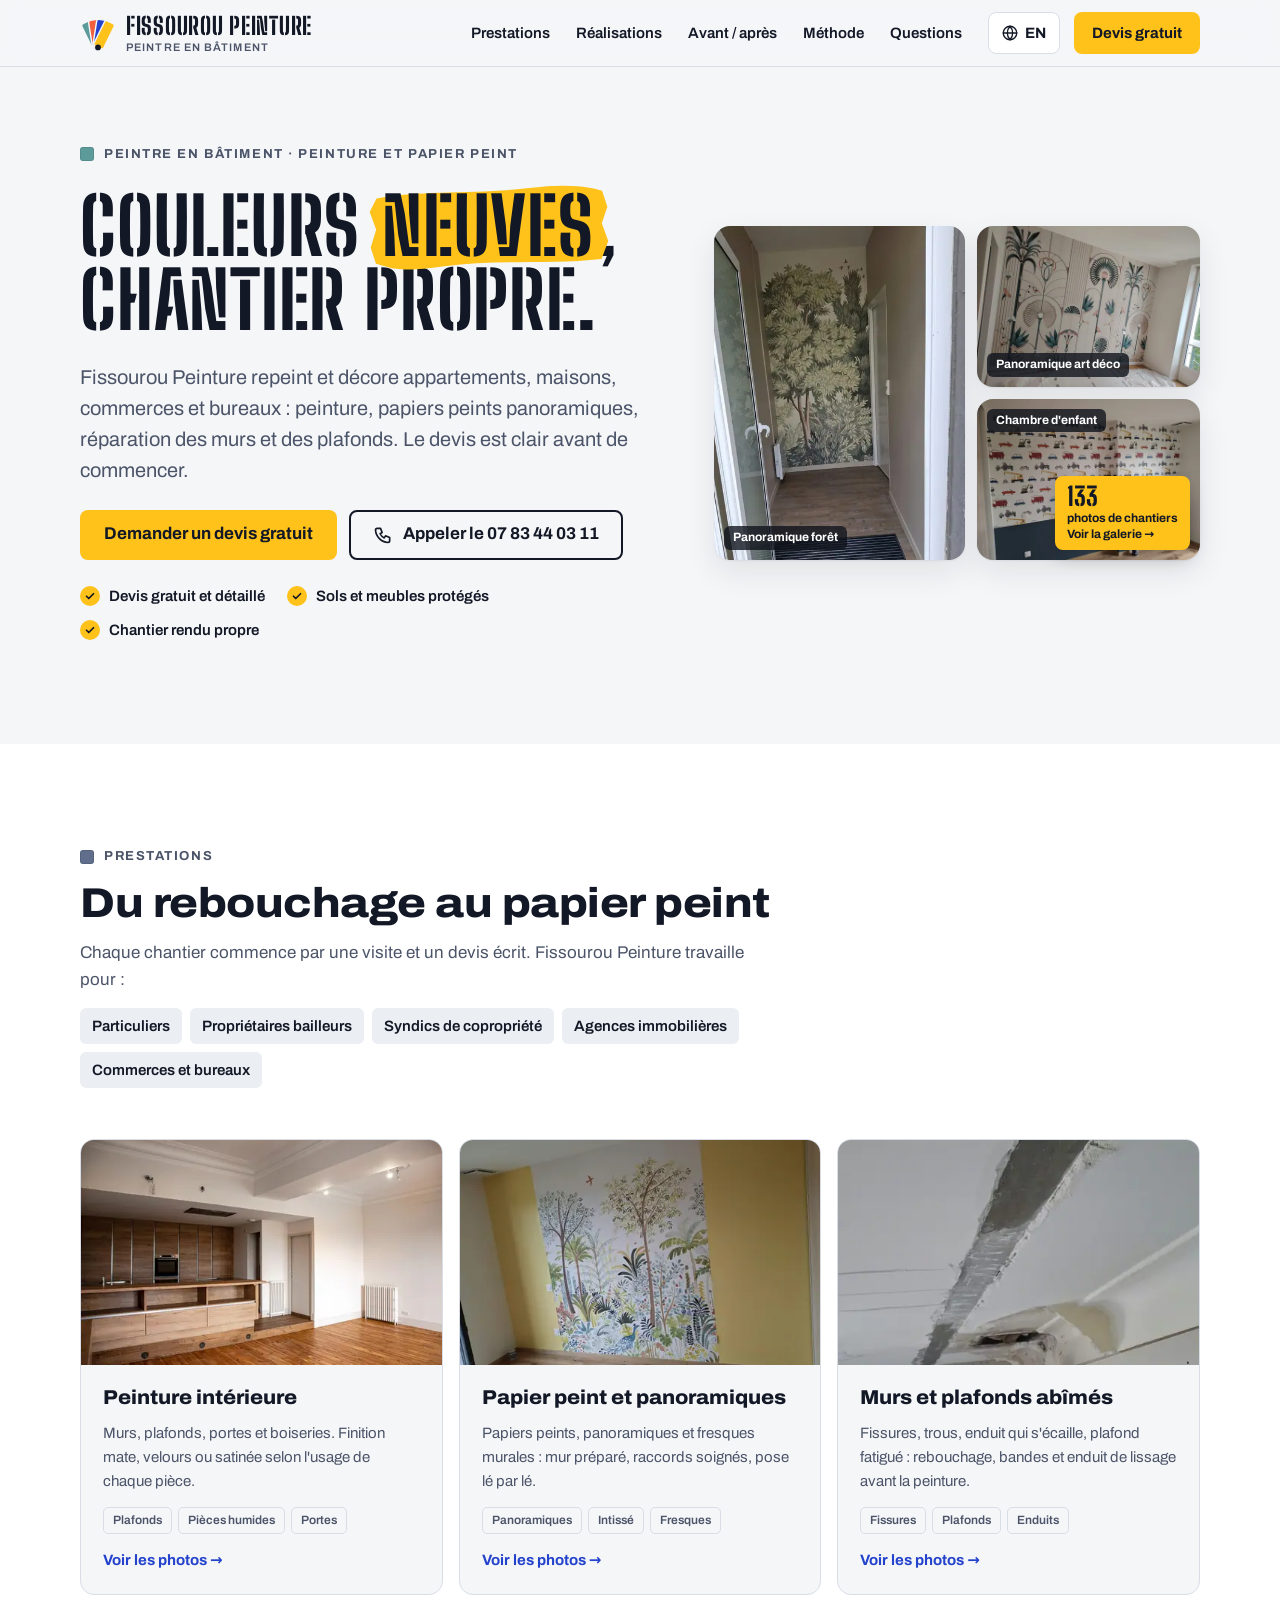
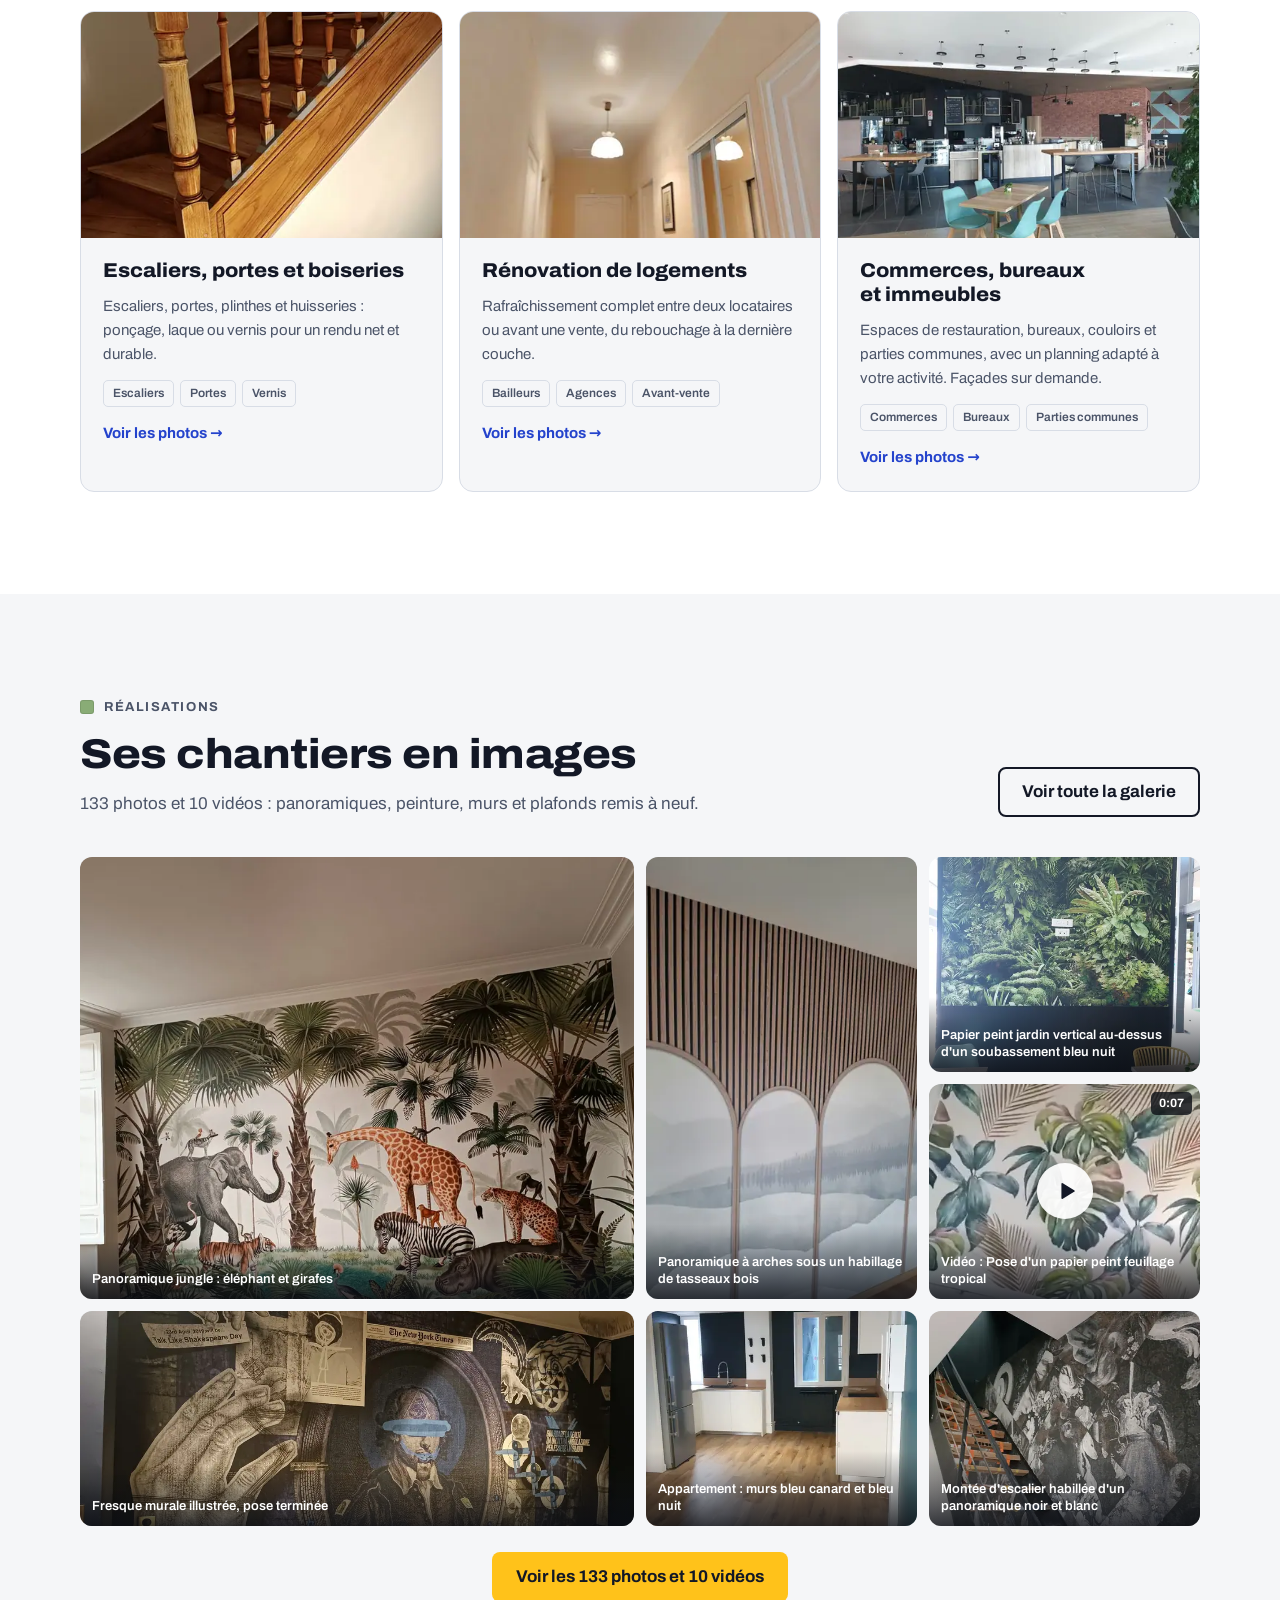
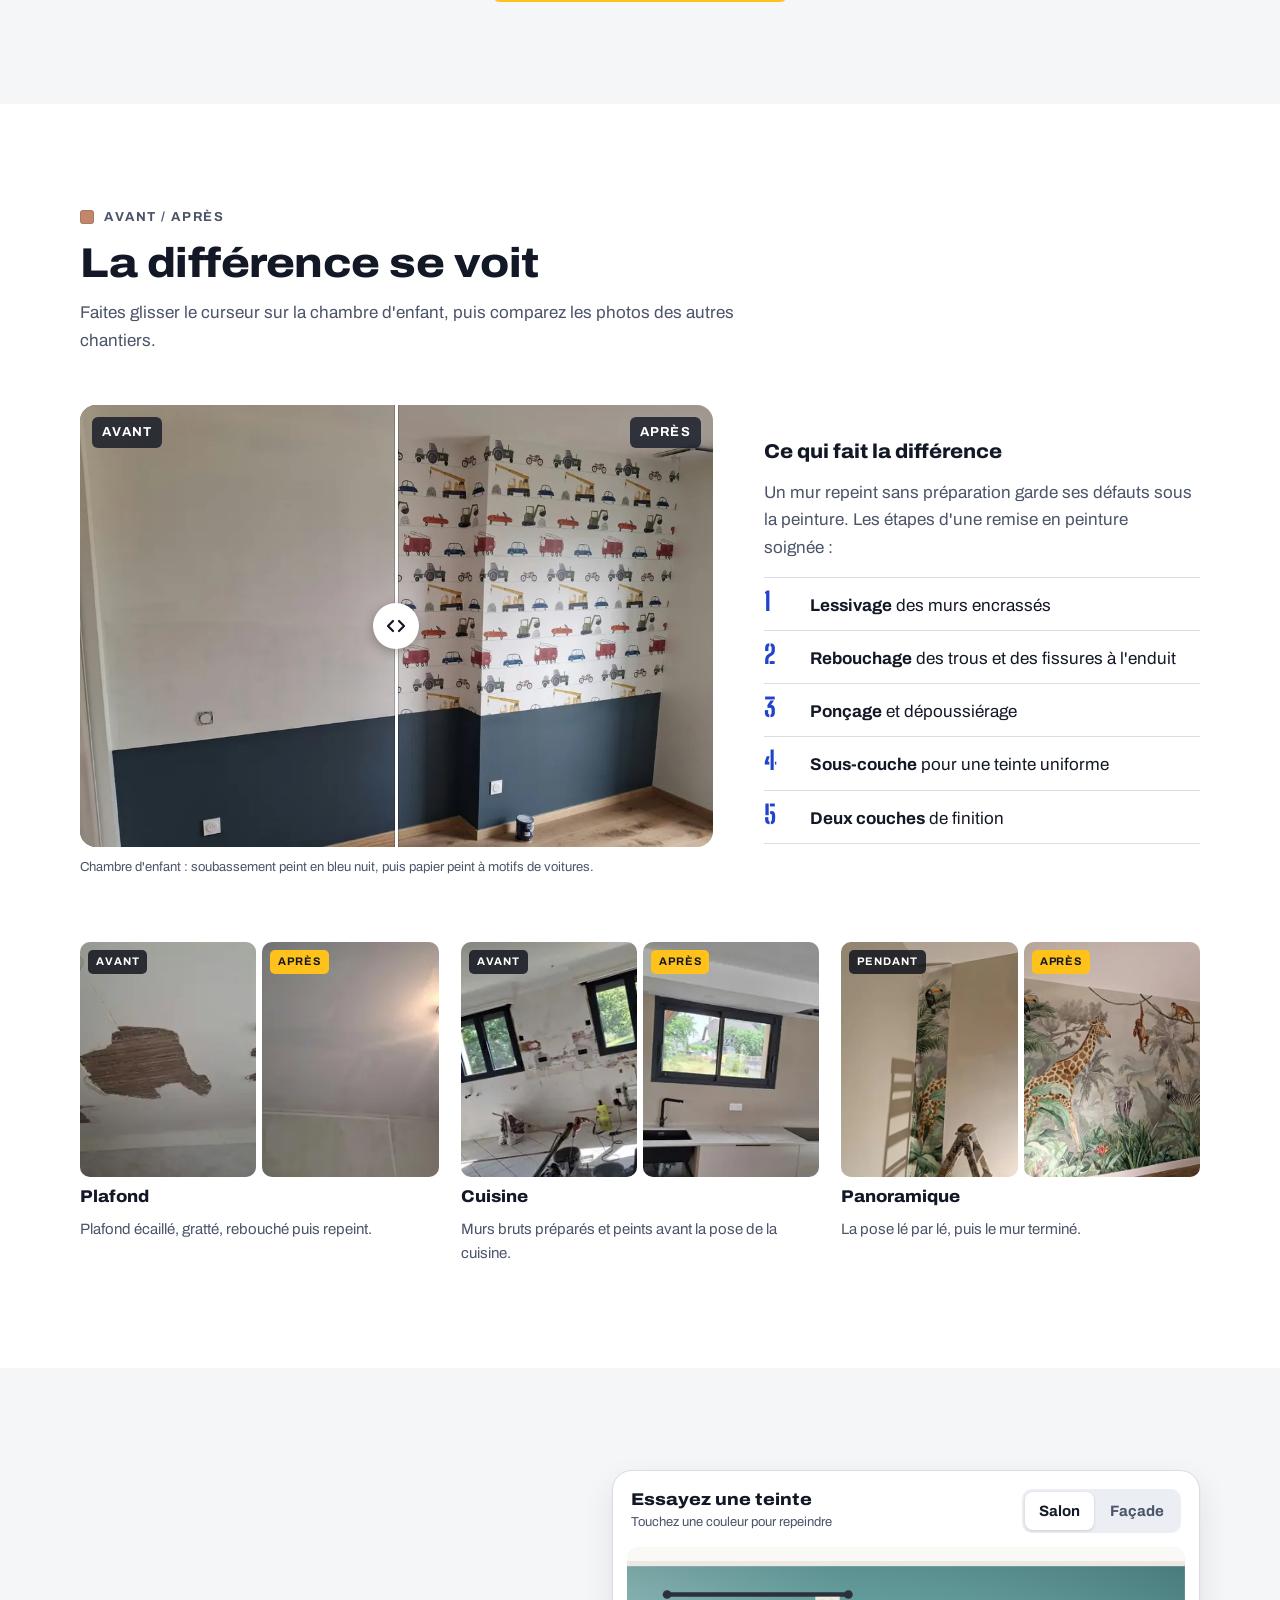
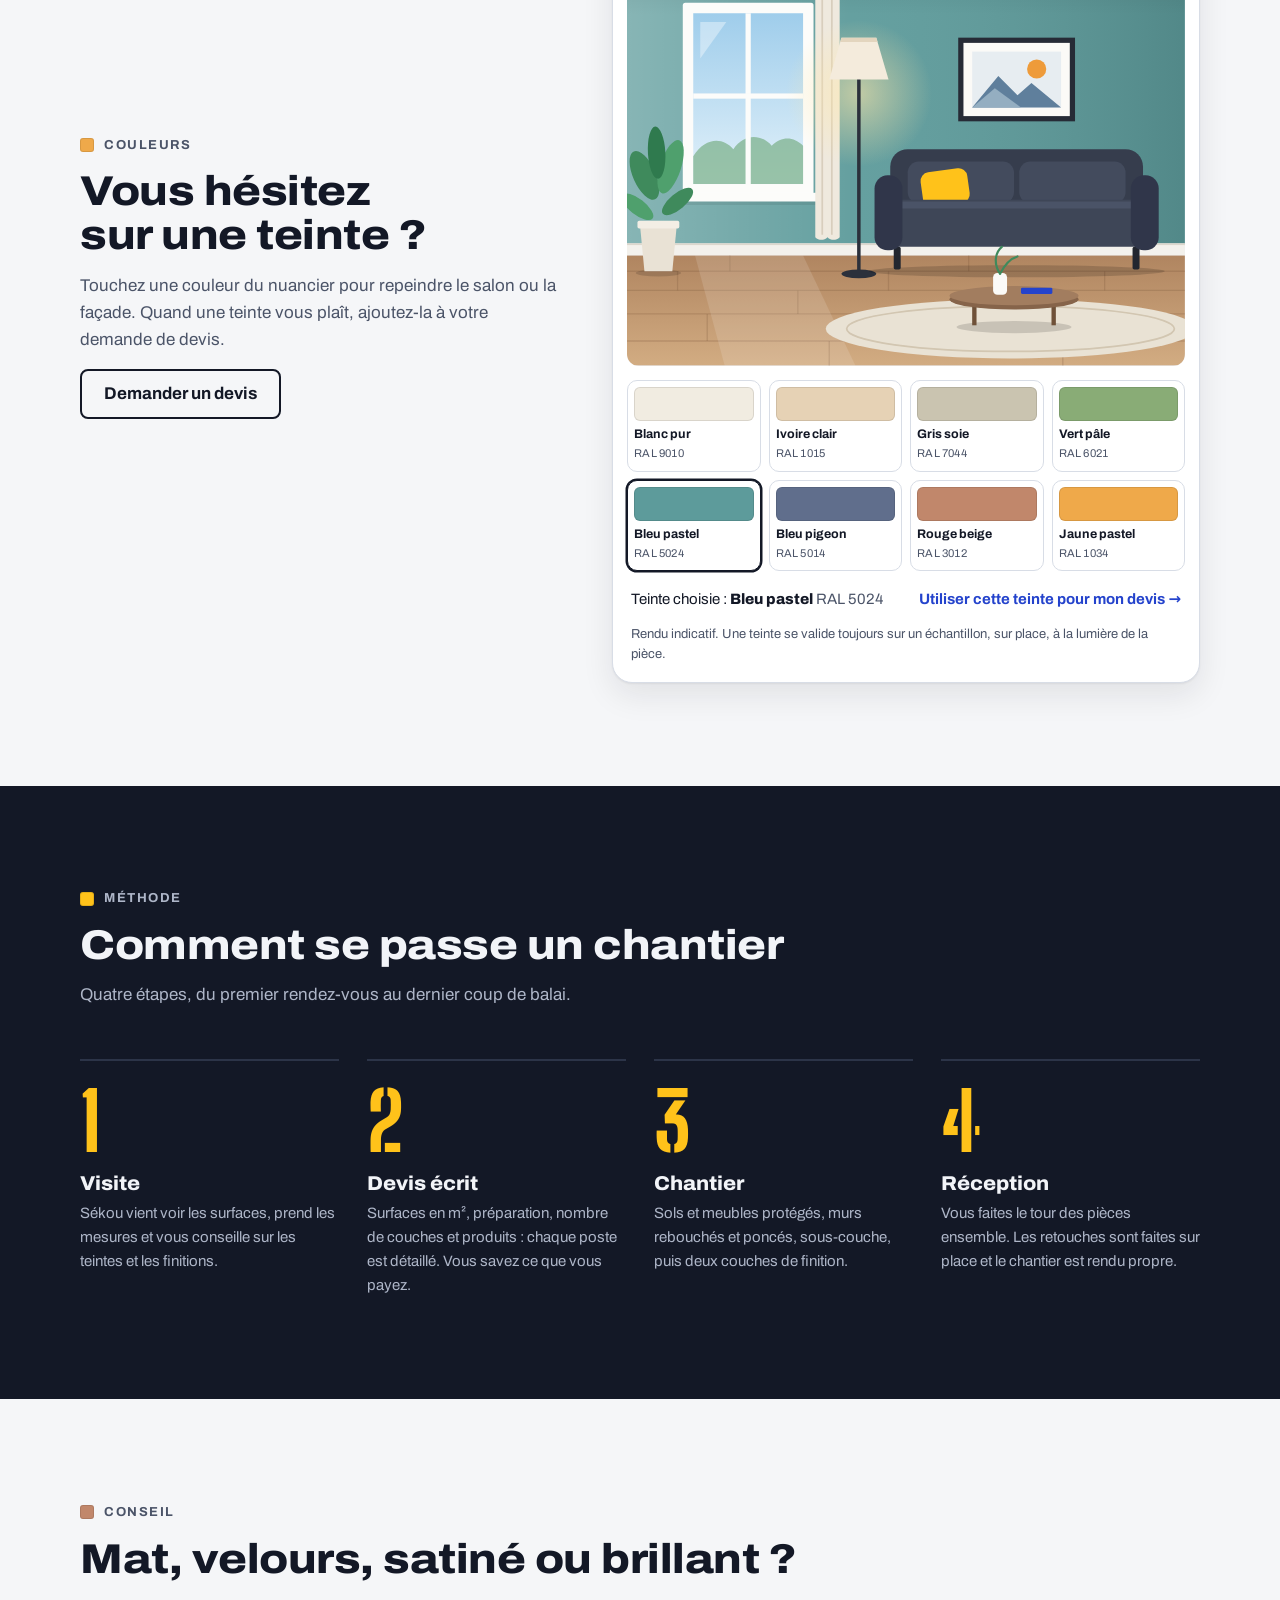
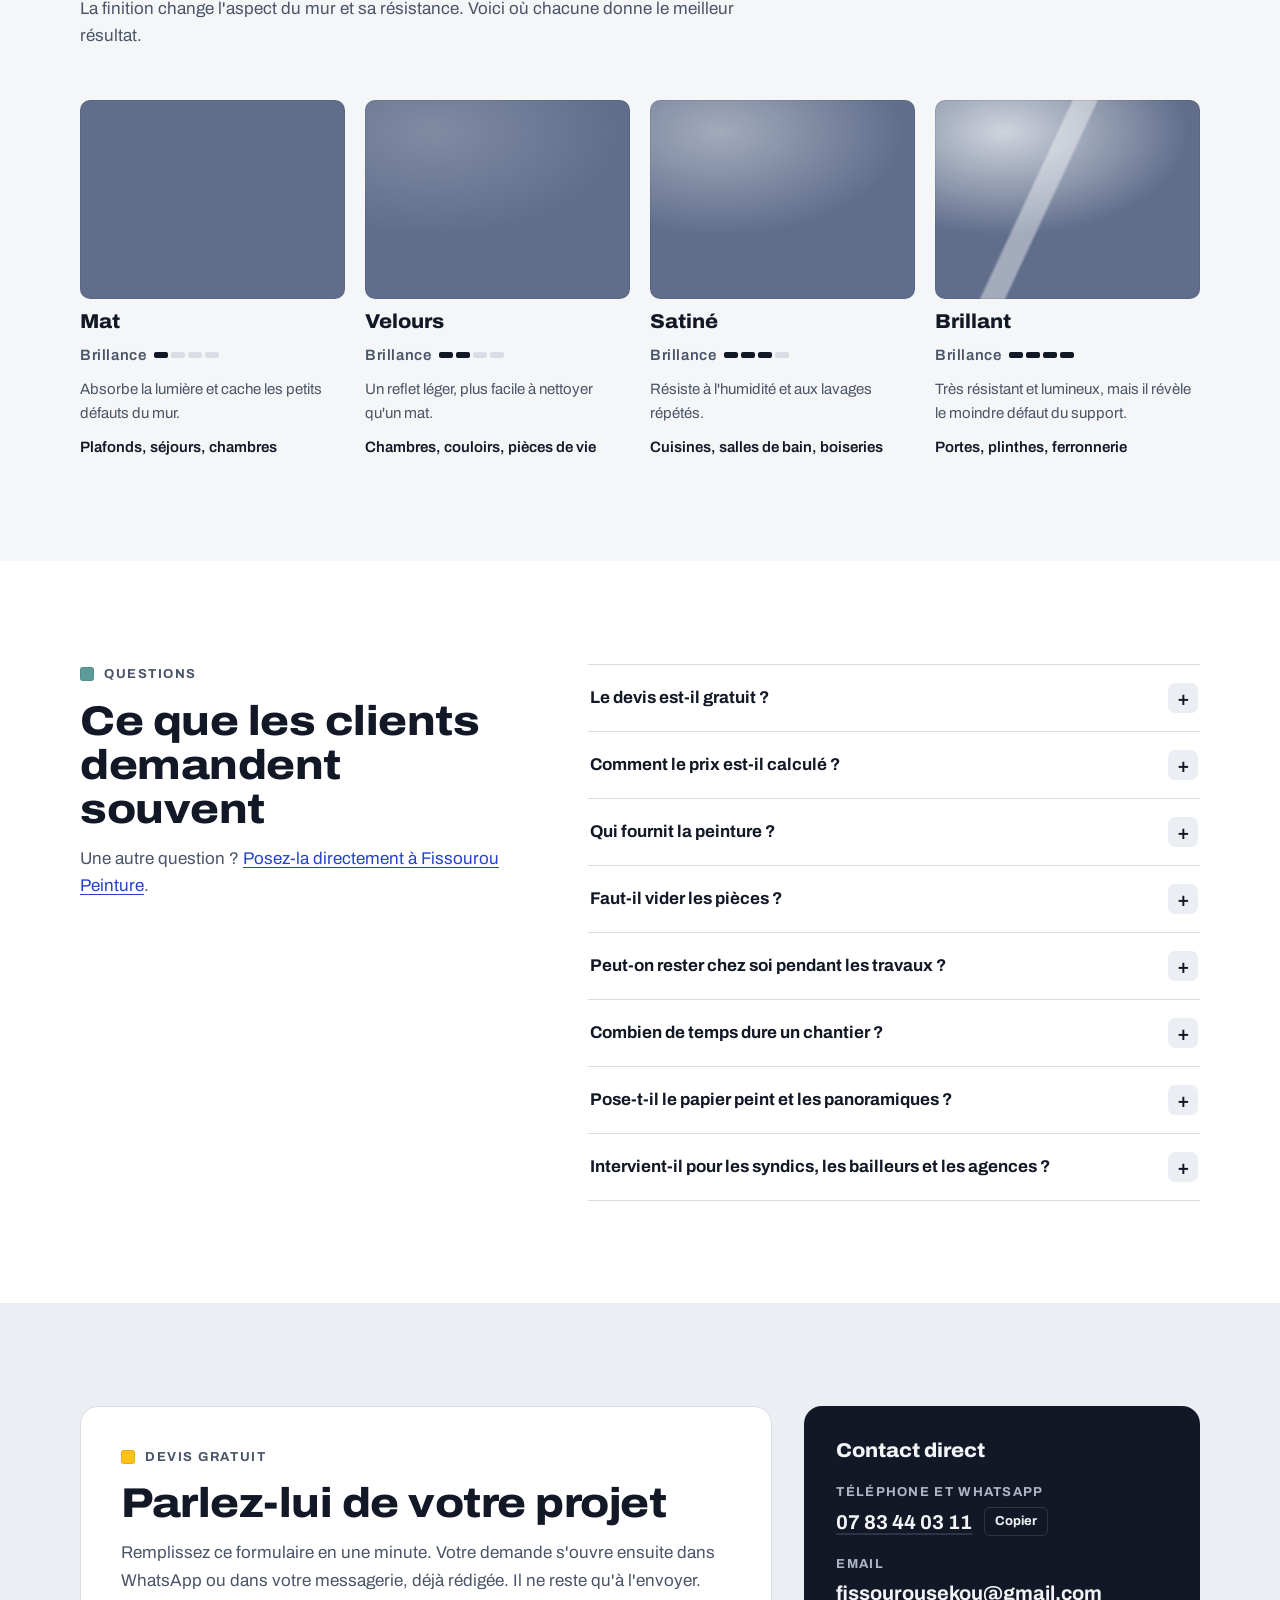
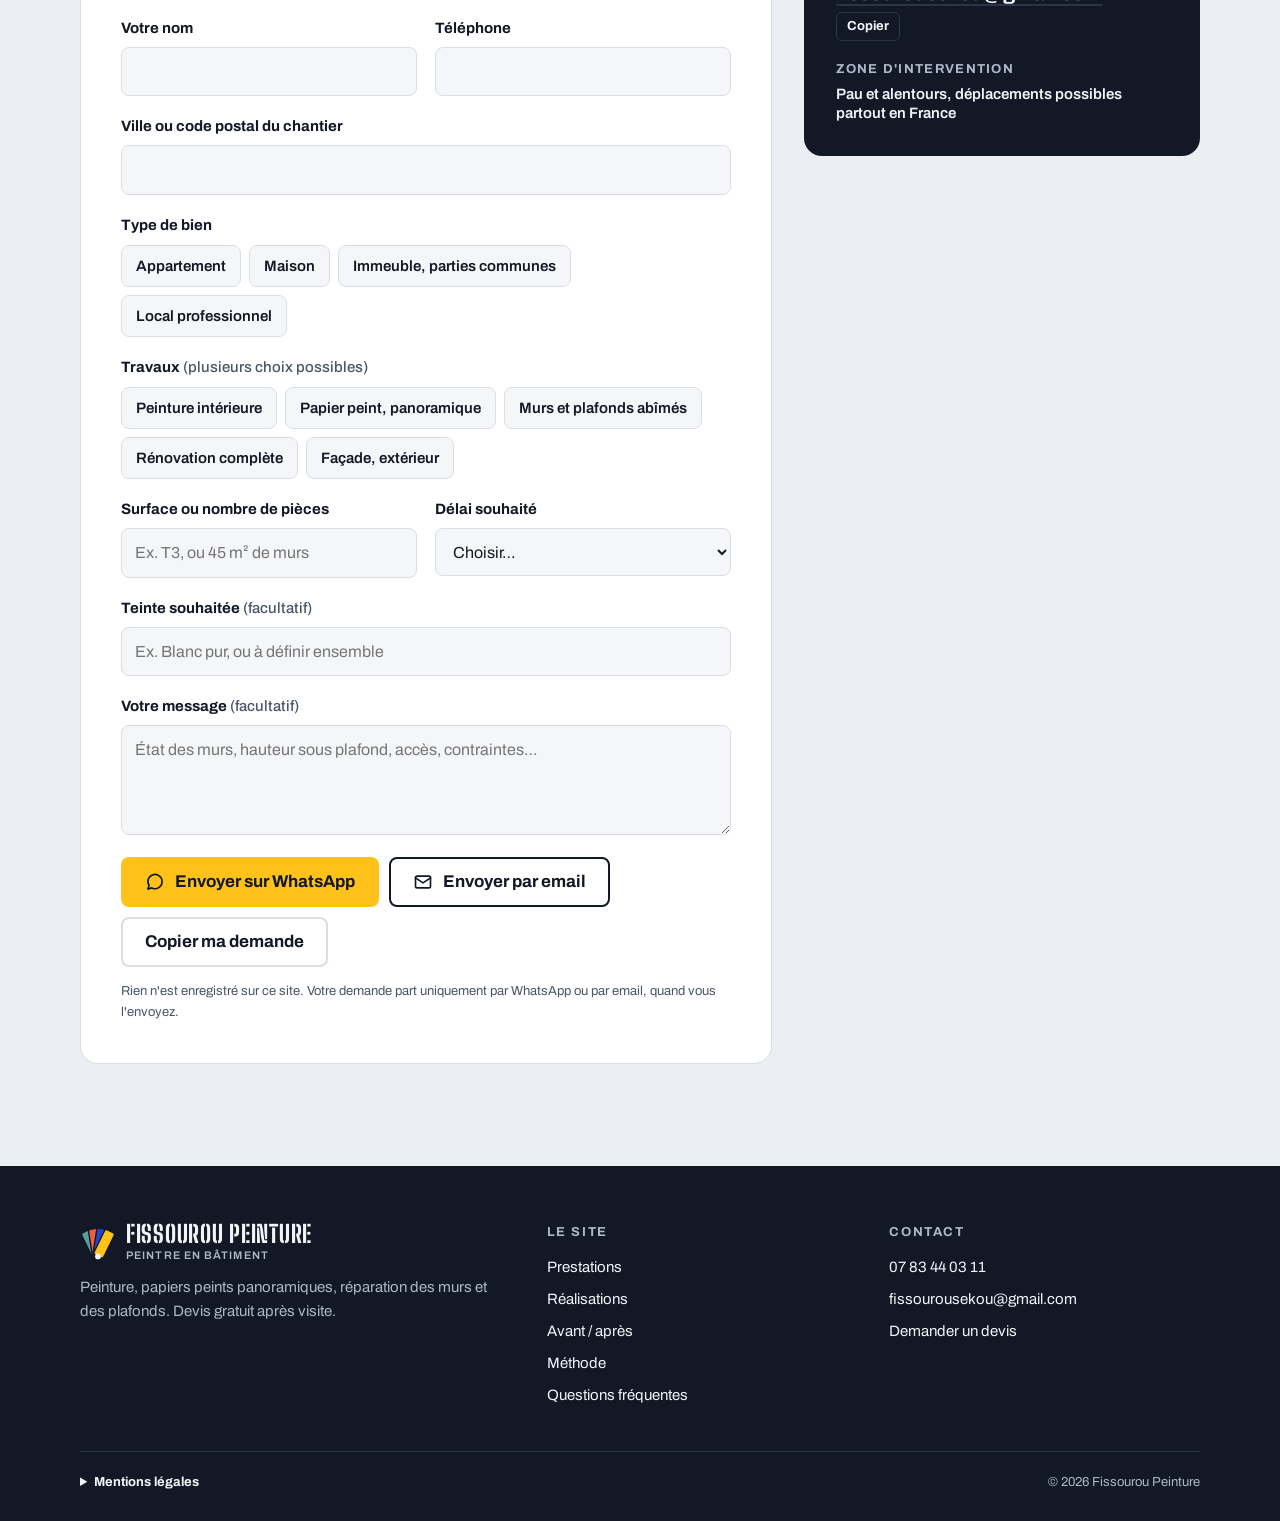
<file: index.html>
<!doctype html>
<html lang="fr">
<head>
  <meta charset="utf-8">
  <meta name="viewport" content="width=device-width, initial-scale=1, viewport-fit=cover">
  <!--
    SITE DE SÉKOU FISSOUROU, PEINTRE EN BÂTIMENT
    ===========================================
    En ligne : https://sekou-fissourou.pages.dev/ (Cloudflare Pages)

    Fichiers
      index.html            la page d'accueil en français (la page d'origine du site)
      realisations.html     la galerie complète en français, avec des filtres
      en/index.html         la page d'accueil en anglais
      en/realisations.html  la galerie en anglais
      css/style.css         l'apparence : couleurs, polices, mise en page
      js/script.js          les interactions : visionneuse, filtres, avant/après, nuancier, devis
                            (ses messages existent en français et en anglais)
      medias/photos/        les photos des chantiers, en trois tailles (-s, -m, -l)
      medias/videos/        les vidéos (sans le son) et leurs images d'aperçu
      medias/avant-apres/   les deux photos alignées de la chambre d'enfant (curseur avant/après)
      fonts/                les polices, hébergées avec le site (aucun appel à Google)
      images/               le favicon
      robots.txt, sitemap.xml  la liste des pages pour Google

    Deux langues
      Le français reste la langue d'origine. Le bouton EN de l'en-tête ouvre la version anglaise,
      et le bouton FR des pages anglaises ramène au français.
      Quand tu changes un texte ici, change-le aussi dans la page anglaise (dossier en/).
      Dans les pages anglaises, les chemins des images commencent par ../ (ex. ../medias/photos/).

    Voir le site pendant que tu le modifies
      Extension VS Code « Live Server », puis clic droit sur index.html > « Open with Live Server ».

    Mettre à jour le site en ligne
      Cloudflare > Workers & Pages > sekou-fissourou > Create new deployment, puis glisse le dossier.

    Encore à compléter (Cmd+Maj+H sur Mac : « Remplacer dans les fichiers », pages FR et EN)
      à compléter                 statut et SIRET, adresse (mentions légales ; « to be completed » en anglais)
    Réseaux sociaux : aucun lien pour l'instant (rien sur sa carte de visite). Pour en ajouter,
      remets une ligne « Sur les réseaux » dans le bloc Contact direct des deux pages d'accueil.
    Si le site change d'adresse (nom de domaine), remplace https://sekou-fissourou.pages.dev
    dans les pages HTML, robots.txt et sitemap.xml.
  -->
  <title>Sékou Fissourou · Peintre en bâtiment</title>
  <meta name="description" content="Fissourou Peinture, peintre en bâtiment : peinture intérieure, pose de papiers peints panoramiques, réparation des murs et des plafonds. Devis gratuit et détaillé après visite.">
  <meta name="color-scheme" content="only light">
  <meta name="theme-color" content="#F5F6F8">
  <meta property="og:type" content="website">
  <meta property="og:locale" content="fr_FR">
  <meta property="og:locale:alternate" content="en_GB">
  <meta property="og:title" content="Fissourou Peinture · Peintre en bâtiment">
  <meta property="og:description" content="Fissourou Peinture, peintre en bâtiment : peinture intérieure, pose de papiers peints panoramiques, réparation des murs et des plafonds. Devis gratuit et détaillé après visite.">
  <meta property="og:url" content="https://sekou-fissourou.pages.dev/">
  <meta property="og:image" content="https://sekou-fissourou.pages.dev/medias/partage.jpg">
  <link rel="canonical" href="https://sekou-fissourou.pages.dev/">
  <link rel="alternate" hreflang="fr" href="https://sekou-fissourou.pages.dev/">
  <link rel="alternate" hreflang="en" href="https://sekou-fissourou.pages.dev/en/">
  <link rel="alternate" hreflang="x-default" href="https://sekou-fissourou.pages.dev/">
  <link rel="icon" href="images/favicon.svg" type="image/svg+xml">
  <link rel="preload" href="fonts/archivo-latin-standard-normal.woff2" as="font" type="font/woff2" crossorigin>
  <link rel="preload" href="fonts/big-shoulders-stencil-display-latin-800-normal.woff2" as="font" type="font/woff2" crossorigin>
  <link rel="stylesheet" href="css/style.css">
  <!-- Données lues par Google pour la fiche de l'entreprise : à mettre à jour avec les vraies informations -->
  <script type="application/ld+json">
  {
    "@context": "https://schema.org",
    "@type": "HousePainter",
    "name": "Fissourou Peinture",
    "description": "Peintre en bâtiment : peinture intérieure, papiers peints panoramiques, réparation des murs et des plafonds.",
    "url": "https://sekou-fissourou.pages.dev/",
    "image": "https://sekou-fissourou.pages.dev/medias/partage.jpg",
    "telephone": "+33783440311",
    "email": "fissourousekou@gmail.com",
    "areaServed": ["Pau et alentours", "France"]
  }
  </script>
</head>
<body>

<header class="entete">
  <div class="enveloppe entete-in">
    <a class="marque" href="#haut" aria-label="Fissourou Peinture, peintre en bâtiment : retour en haut de page">
      <svg class="marque-logo" viewBox="0 0 40 40" aria-hidden="true">
        <g transform="translate(20 36)">
          <rect class="logo-lame" x="-6" y="-31" width="12" height="31" rx="2.5" fill="#5D9B9B" transform="rotate(-26)"/>
          <rect class="logo-lame" x="-6" y="-31" width="12" height="31" rx="2.5" fill="#F0603F" transform="rotate(-9)"/>
          <rect class="logo-lame" x="-6" y="-31" width="12" height="31" rx="2.5" fill="#2443CC" transform="rotate(9)"/>
          <rect class="logo-lame" x="-6" y="-31" width="12" height="31" rx="2.5" fill="#FFC21A" transform="rotate(26)"/>
          <circle class="logo-rivet" r="3.2"/>
        </g>
      </svg>
      <span class="marque-texte"><span class="marque-nom">Fissourou Peinture</span><span class="marque-metier">Peintre en bâtiment</span></span>
    </a>
    <nav class="nav" id="nav" aria-label="Navigation principale">
      <a href="#prestations">Prestations</a>
      <a href="realisations.html">Réalisations</a>
      <a href="#avant-apres">Avant / après</a>
      <a href="#methode">Méthode</a>
      <a href="#questions">Questions</a>
    </nav>
    <a class="langue" href="en/" hreflang="en" lang="en" aria-label="EN, English version" title="English version"><svg viewBox="0 0 24 24" fill="none" stroke="currentColor" stroke-width="1.8" stroke-linecap="round" aria-hidden="true"><circle cx="12" cy="12" r="9"/><path d="M3 12h18M12 3c2.4 2.6 3.6 5.6 3.6 9s-1.2 6.4-3.6 9M12 3c-2.4 2.6-3.6 5.6-3.6 9s1.2 6.4 3.6 9"/></svg><span>EN</span></a>
    <a class="btn btn-jaune btn-petit btn-devis" href="#devis">Devis gratuit</a>
    <button class="nav-bouton" type="button" aria-expanded="false" aria-controls="nav">
      <svg viewBox="0 0 24 24" fill="none" stroke="currentColor" stroke-width="2" stroke-linecap="round" aria-hidden="true"><path d="M4 7h16M4 12h16M4 17h16"/></svg>
      Menu
    </button>
  </div>
</header>

<main id="contenu">

<!-- ===== Haut de page ===== -->
<section class="hero" id="haut" aria-labelledby="titre-hero">
  <div class="enveloppe hero-grille">
    <div class="hero-texte">
      <p class="surtitre" style="--pastille:#5D9B9B">Peintre en bâtiment · peinture et papier peint</p>
      <h1 class="hero-titre" id="titre-hero">Couleurs <span class="rouleau">neuves</span>,<br> chantier propre.</h1>
      <p class="hero-chapo">Fissourou Peinture repeint et décore appartements, maisons, commerces et bureaux : peinture, papiers peints panoramiques, réparation des murs et des plafonds. Le devis est clair avant de commencer.</p>
      <div class="hero-actions">
        <a class="btn btn-jaune" href="#devis">Demander un devis gratuit</a>
        <a class="btn btn-contour" href="tel:+33783440311">
          <svg viewBox="0 0 24 24" fill="none" stroke="currentColor" stroke-width="2" stroke-linecap="round" stroke-linejoin="round" aria-hidden="true"><path d="M5 4h4l2 5-2.5 1.5a11 11 0 0 0 5 5L15 13l5 2v4a2 2 0 0 1-2 2A16 16 0 0 1 3 6a2 2 0 0 1 2-2"/></svg>
          <span>Appeler le <span class="nowrap">07 83 44 03 11</span></span>
        </a>
      </div>
      <ul class="garanties">
        <li>Devis gratuit et détaillé</li>
        <li>Sols et meubles protégés</li>
        <li>Chantier rendu propre</li>
      </ul>
    </div>

    <div class="hero-photos">
      <a class="hero-photo hero-photo-1" href="medias/photos/p034-l.webp" data-galerie="hero" data-legende="Panoramique forêt dans une entrée" data-largeur="1396" data-hauteur="1600">
        <img src="medias/photos/p034-m.webp" srcset="medias/photos/p034-s.webp 480w, medias/photos/p034-m.webp 960w, medias/photos/p034-l.webp 1396w" sizes="(min-width: 980px) 300px, 52vw" width="960" height="1101" alt="Panoramique forêt dans une entrée" loading="eager" fetchpriority="high" decoding="async">
        <span class="etiquette-photo">Panoramique forêt</span>
      </a>
      <a class="hero-photo hero-photo-2" href="medias/photos/p024-l.webp" data-galerie="hero" data-legende="Panoramique art déco aux palmiers" data-largeur="1600" data-hauteur="1200">
        <img src="medias/photos/p024-m.webp" srcset="medias/photos/p024-s.webp 480w, medias/photos/p024-m.webp 960w, medias/photos/p024-l.webp 1600w" sizes="(min-width: 980px) 270px, 46vw" width="960" height="720" alt="Panoramique art déco aux palmiers" loading="eager" decoding="async">
        <span class="etiquette-photo">Panoramique art déco</span>
      </a>
      <a class="hero-photo hero-photo-3" href="medias/photos/p042-l.webp" data-galerie="hero" data-legende="Chambre d&#x27;enfant : papier peint voitures et soubassement bleu nuit" data-largeur="1600" data-hauteur="1200">
        <img src="medias/photos/p042-m.webp" srcset="medias/photos/p042-s.webp 480w, medias/photos/p042-m.webp 960w, medias/photos/p042-l.webp 1600w" sizes="(min-width: 980px) 270px, 46vw" width="960" height="720" alt="Chambre d&#x27;enfant : papier peint voitures et soubassement bleu nuit" loading="eager" decoding="async">
        <span class="etiquette-photo">Chambre d'enfant</span>
      </a>
      <a class="hero-compteur" href="realisations.html"><strong>133</strong> <span>photos de chantiers</span> <span>Voir la galerie&nbsp;→</span></a>
    </div>
  </div>
</section>

<!-- ===== Prestations ===== -->
<section class="section section-blanche" id="prestations" aria-labelledby="titre-prestations">
  <div class="enveloppe">
    <div class="section-tete">
      <p class="surtitre" style="--pastille:#606E8C">Prestations</p>
      <h2 id="titre-prestations">Du rebouchage au papier peint</h2>
      <p class="section-intro">Chaque chantier commence par une visite et un devis écrit. Fissourou Peinture travaille pour&nbsp;:</p>
      <ul class="clients">
        <li>Particuliers</li>
        <li>Propriétaires bailleurs</li>
        <li>Syndics de copropriété</li>
        <li>Agences immobilières</li>
        <li>Commerces et bureaux</li>
      </ul>
    </div>
    <div class="grille-services">
      <article class="service">
        <a class="service-photo" href="realisations.html#peinture" tabindex="-1" aria-hidden="true"><img src="medias/photos/p013-m.webp" srcset="medias/photos/p013-s.webp 480w, medias/photos/p013-m.webp 960w" sizes="(min-width: 980px) 380px, (min-width: 640px) 46vw, 92vw" width="960" height="640" alt="" loading="lazy" decoding="async"></a>
        <div class="service-corps">
          <h3>Peinture intérieure</h3>
          <p>Murs, plafonds, portes et boiseries. Finition mate, velours ou satinée selon l'usage de chaque pièce.</p>
          <ul class="etiquettes"><li>Plafonds</li><li>Pièces humides</li><li>Portes</li></ul>
          <a class="lien-fleche" href="realisations.html#peinture">Voir les photos&nbsp;→</a>
        </div>
      </article>
      <article class="service">
        <a class="service-photo" href="realisations.html#papier-peint" tabindex="-1" aria-hidden="true"><img src="medias/photos/p044-m.webp" srcset="medias/photos/p044-s.webp 480w, medias/photos/p044-m.webp 960w" sizes="(min-width: 980px) 380px, (min-width: 640px) 46vw, 92vw" width="960" height="720" alt="" loading="lazy" decoding="async"></a>
        <div class="service-corps">
          <h3>Papier peint et panoramiques</h3>
          <p>Papiers peints, panoramiques et fresques murales : mur préparé, raccords soignés, pose lé par lé.</p>
          <ul class="etiquettes"><li>Panoramiques</li><li>Intissé</li><li>Fresques</li></ul>
          <a class="lien-fleche" href="realisations.html#papier-peint">Voir les photos&nbsp;→</a>
        </div>
      </article>
      <article class="service">
        <a class="service-photo" href="realisations.html#renovation" tabindex="-1" aria-hidden="true"><img src="medias/photos/p092-m.webp" srcset="medias/photos/p092-s.webp 480w, medias/photos/p092-m.webp 960w" sizes="(min-width: 980px) 380px, (min-width: 640px) 46vw, 92vw" width="960" height="1707" alt="" loading="lazy" decoding="async"></a>
        <div class="service-corps">
          <h3>Murs et plafonds abîmés</h3>
          <p>Fissures, trous, enduit qui s'écaille, plafond fatigué : rebouchage, bandes et enduit de lissage avant la peinture.</p>
          <ul class="etiquettes"><li>Fissures</li><li>Plafonds</li><li>Enduits</li></ul>
          <a class="lien-fleche" href="realisations.html#renovation">Voir les photos&nbsp;→</a>
        </div>
      </article>
      <article class="service">
        <a class="service-photo" href="realisations.html#peinture" tabindex="-1" aria-hidden="true"><img src="medias/photos/p160-m.webp" srcset="medias/photos/p160-s.webp 480w, medias/photos/p160-m.webp 960w" sizes="(min-width: 980px) 380px, (min-width: 640px) 46vw, 92vw" width="960" height="1280" alt="" loading="lazy" decoding="async"></a>
        <div class="service-corps">
          <h3>Escaliers, portes et boiseries</h3>
          <p>Escaliers, portes, plinthes et huisseries : ponçage, laque ou vernis pour un rendu net et durable.</p>
          <ul class="etiquettes"><li>Escaliers</li><li>Portes</li><li>Vernis</li></ul>
          <a class="lien-fleche" href="realisations.html#peinture">Voir les photos&nbsp;→</a>
        </div>
      </article>
      <article class="service">
        <a class="service-photo" href="realisations.html#renovation" tabindex="-1" aria-hidden="true"><img src="medias/photos/p075-m.webp" srcset="medias/photos/p075-s.webp 480w, medias/photos/p075-m.webp 960w" sizes="(min-width: 980px) 380px, (min-width: 640px) 46vw, 92vw" width="960" height="1280" alt="" loading="lazy" decoding="async"></a>
        <div class="service-corps">
          <h3>Rénovation de logements</h3>
          <p>Rafraîchissement complet entre deux locataires ou avant une vente, du rebouchage à la dernière couche.</p>
          <ul class="etiquettes"><li>Bailleurs</li><li>Agences</li><li>Avant-vente</li></ul>
          <a class="lien-fleche" href="realisations.html#renovation">Voir les photos&nbsp;→</a>
        </div>
      </article>
      <article class="service">
        <a class="service-photo" href="realisations.html#peinture" tabindex="-1" aria-hidden="true"><img src="medias/photos/p019-m.webp" srcset="medias/photos/p019-s.webp 480w, medias/photos/p019-m.webp 960w" sizes="(min-width: 980px) 380px, (min-width: 640px) 46vw, 92vw" width="960" height="720" alt="" loading="lazy" decoding="async"></a>
        <div class="service-corps">
          <h3>Commerces, bureaux et immeubles</h3>
          <p>Espaces de restauration, bureaux, couloirs et parties communes, avec un planning adapté à votre activité. Façades sur demande.</p>
          <ul class="etiquettes"><li>Commerces</li><li>Bureaux</li><li>Parties communes</li></ul>
          <a class="lien-fleche" href="realisations.html#peinture">Voir les photos&nbsp;→</a>
        </div>
      </article>
    </div>
  </div>
</section>

<!-- ===== Aperçu des réalisations ===== -->
<section class="section" id="realisations" aria-labelledby="titre-realisations">
  <div class="enveloppe">
    <div class="section-tete-ligne">
      <div class="section-tete">
        <p class="surtitre" style="--pastille:#89AC76">Réalisations</p>
        <h2 id="titre-realisations">Ses chantiers en images</h2>
        <p class="section-intro">133 photos et 10 vidéos&nbsp;: panoramiques, peinture, murs et plafonds remis à neuf.</p>
      </div>
      <a class="btn btn-contour" href="realisations.html">Voir toute la galerie</a>
    </div>
    <ul class="mosaique">
      <li class="m-grand"><a class="vignette" href="medias/photos/p056-l.webp" data-galerie="apercu" data-legende="Panoramique jungle : éléphant et girafes" data-largeur="1600" data-hauteur="1032"><img src="medias/photos/p056-m.webp" srcset="medias/photos/p056-s.webp 480w, medias/photos/p056-m.webp 960w" sizes="(min-width: 760px) 50vw, 100vw" width="960" height="619" alt="Panoramique jungle : éléphant et girafes" loading="lazy" decoding="async"><span class="vignette-legende">Panoramique jungle : éléphant et girafes</span></a></li>
      <li class="m-haut"><a class="vignette" href="medias/photos/p038-l.webp" data-galerie="apercu" data-legende="Panoramique à arches sous un habillage de tasseaux bois" data-largeur="1396" data-hauteur="1600"><img src="medias/photos/p038-m.webp" srcset="medias/photos/p038-s.webp 480w, medias/photos/p038-m.webp 960w" sizes="(min-width: 760px) 25vw, 50vw" width="960" height="1101" alt="Panoramique à arches sous un habillage de tasseaux bois" loading="lazy" decoding="async"><span class="vignette-legende">Panoramique à arches sous un habillage de tasseaux bois</span></a></li>
      <li class=""><a class="vignette" href="medias/photos/p016-l.webp" data-galerie="apercu" data-legende="Papier peint jardin vertical au-dessus d&#x27;un soubassement bleu nuit" data-largeur="1200" data-hauteur="1600"><img src="medias/photos/p016-m.webp" srcset="medias/photos/p016-s.webp 480w, medias/photos/p016-m.webp 960w" sizes="(min-width: 760px) 25vw, 50vw" width="960" height="1280" alt="Papier peint jardin vertical au-dessus d&#x27;un soubassement bleu nuit" loading="lazy" decoding="async"><span class="vignette-legende">Papier peint jardin vertical au-dessus d&#x27;un soubassement bleu nuit</span></a></li>
      <li><a class="vignette" href="medias/videos/v009.mp4" data-galerie="apercu" data-type="video" data-affiche="medias/videos/v009-affiche.webp" data-legende="Pose d&#x27;un papier peint feuillage tropical" data-largeur="576" data-hauteur="1280"><img src="medias/videos/v009-vignette.webp" srcset="medias/videos/v009-vignette.webp 360w, medias/videos/v009-affiche.webp 576w" sizes="(min-width: 760px) 25vw, 50vw" width="360" height="800" alt="Vidéo : Pose d&#x27;un papier peint feuillage tropical" loading="lazy" decoding="async"><span class="lecture" aria-hidden="true"><svg viewBox="0 0 24 24" fill="currentColor"><path d="M7 4.5v15a1 1 0 0 0 1.5.86l12.4-7.5a1 1 0 0 0 0-1.72L8.5 3.64A1 1 0 0 0 7 4.5Z"/></svg></span><span class="duree">0:07</span><span class="vignette-legende">Vidéo : Pose d&#x27;un papier peint feuillage tropical</span></a></li>
      <li class="m-large"><a class="vignette" href="medias/photos/p053-l.webp" data-galerie="apercu" data-legende="Fresque murale illustrée, pose terminée" data-largeur="1600" data-hauteur="1032"><img src="medias/photos/p053-m.webp" srcset="medias/photos/p053-s.webp 480w, medias/photos/p053-m.webp 960w" sizes="(min-width: 760px) 50vw, 100vw" width="960" height="619" alt="Fresque murale illustrée, pose terminée" loading="lazy" decoding="async"><span class="vignette-legende">Fresque murale illustrée, pose terminée</span></a></li>
      <li class=""><a class="vignette" href="medias/photos/p015-l.webp" data-galerie="apercu" data-legende="Appartement : murs bleu canard et bleu nuit" data-largeur="980" data-hauteur="1600"><img src="medias/photos/p015-m.webp" srcset="medias/photos/p015-s.webp 480w, medias/photos/p015-m.webp 960w" sizes="(min-width: 760px) 25vw, 50vw" width="960" height="1567" alt="Appartement : murs bleu canard et bleu nuit" loading="lazy" decoding="async"><span class="vignette-legende">Appartement : murs bleu canard et bleu nuit</span></a></li>
      <li class=""><a class="vignette" href="medias/photos/p046-l.webp" data-galerie="apercu" data-legende="Montée d&#x27;escalier habillée d&#x27;un panoramique noir et blanc" data-largeur="1396" data-hauteur="1600"><img src="medias/photos/p046-m.webp" srcset="medias/photos/p046-s.webp 480w, medias/photos/p046-m.webp 960w" sizes="(min-width: 760px) 25vw, 50vw" width="960" height="1101" alt="Montée d&#x27;escalier habillée d&#x27;un panoramique noir et blanc" loading="lazy" decoding="async"><span class="vignette-legende">Montée d&#x27;escalier habillée d&#x27;un panoramique noir et blanc</span></a></li>
    </ul>
    <p class="mosaique-pied"><a class="btn btn-jaune" href="realisations.html">Voir les 133 photos et 10 vidéos</a></p>
  </div>
</section>

<!-- ===== Avant / après ===== -->
<section class="section section-blanche" id="avant-apres" aria-labelledby="titre-avap">
  <div class="enveloppe">
    <div class="section-tete">
      <p class="surtitre" style="--pastille:#C1876B">Avant / après</p>
      <h2 id="titre-avap">La différence se voit</h2>
      <p class="section-intro">Faites glisser le curseur sur la chambre d'enfant, puis comparez les photos des autres chantiers.</p>
    </div>

    <div class="avap-grille">
      <div class="avap-bloc">
        <div class="avap" style="aspect-ratio: 960 / 671">
          <img class="avap-img-apres" src="medias/avant-apres/chambre-apres-m.webp" srcset="medias/avant-apres/chambre-apres-m.webp 960w, medias/avant-apres/chambre-apres-l.webp 1600w" sizes="(min-width: 980px) 640px, 92vw" width="960" height="671" alt="Après : papier peint à motifs de voitures au-dessus du soubassement bleu nuit" loading="lazy" decoding="async">
          <img class="avap-img-avant" src="medias/avant-apres/chambre-avant-m.webp" srcset="medias/avant-apres/chambre-avant-m.webp 960w, medias/avant-apres/chambre-avant-l.webp 1600w" sizes="(min-width: 980px) 640px, 92vw" width="960" height="671" alt="Avant : murs blancs au-dessus du soubassement bleu nuit" loading="lazy" decoding="async">
          <span class="avap-etiquette avant" aria-hidden="true">Avant</span>
          <span class="avap-etiquette apres" aria-hidden="true">Après</span>
          <input type="range" id="avap-curseur" min="0" max="100" value="50" aria-label="Comparer la chambre avant et après la pose du papier peint">
          <div class="avap-poignee" aria-hidden="true">
            <span class="avap-bouton"><svg viewBox="0 0 24 24" fill="none" stroke="currentColor" stroke-width="2.2" stroke-linecap="round" stroke-linejoin="round"><path d="M9 7l-5 5 5 5M15 7l5 5-5 5"/></svg></span>
          </div>
        </div>
        <p class="avap-legende">Chambre d'enfant&nbsp;: soubassement peint en bleu nuit, puis papier peint à motifs de voitures.</p>
      </div>
      <div class="avap-texte">
        <h3>Ce qui fait la différence</h3>
        <p>Un mur repeint sans préparation garde ses défauts sous la peinture. Les étapes d'une remise en peinture soignée&nbsp;:</p>
        <ol class="prepa">
          <li><span><strong>Lessivage</strong> des murs encrassés</span></li>
          <li><span><strong>Rebouchage</strong> des trous et des fissures à l'enduit</span></li>
          <li><span><strong>Ponçage</strong> et dépoussiérage</span></li>
          <li><span><strong>Sous-couche</strong> pour une teinte uniforme</span></li>
          <li><span><strong>Deux couches</strong> de finition</span></li>
        </ol>
      </div>
    </div>

    <ul class="paires">
      <li class="paire">
        <div class="paire-photos">
          <a class="paire-photo" href="medias/photos/p098-l.webp" data-galerie="paire-1" data-legende="Avant travaux : plafond qui s&#x27;écaille" data-largeur="1600" data-hauteur="900"><img src="medias/photos/p098-m.webp" srcset="medias/photos/p098-s.webp 480w, medias/photos/p098-m.webp 960w" sizes="(min-width: 860px) 190px, 46vw" width="960" height="540" alt="Avant travaux : plafond qui s&#x27;écaille" loading="lazy" decoding="async"><span class="paire-etiquette">Avant</span></a>
          <a class="paire-photo" href="medias/photos/p100-l.webp" data-galerie="paire-1" data-legende="Plafond lisse après réfection" data-largeur="1600" data-hauteur="900"><img src="medias/photos/p100-m.webp" srcset="medias/photos/p100-s.webp 480w, medias/photos/p100-m.webp 960w" sizes="(min-width: 860px) 190px, 46vw" width="960" height="540" alt="Plafond lisse après réfection" loading="lazy" decoding="async"><span class="paire-etiquette apres">Après</span></a>
        </div>
        <h3>Plafond</h3>
        <p>Plafond écaillé, gratté, rebouché puis repeint.</p>
      </li>
      <li class="paire">
        <div class="paire-photos">
          <a class="paire-photo" href="medias/photos/p189-l.webp" data-galerie="paire-2" data-legende="Avant travaux : cuisine aux murs bruts" data-largeur="1600" data-hauteur="900"><img src="medias/photos/p189-m.webp" srcset="medias/photos/p189-s.webp 480w, medias/photos/p189-m.webp 960w" sizes="(min-width: 860px) 190px, 46vw" width="960" height="540" alt="Avant travaux : cuisine aux murs bruts" loading="lazy" decoding="async"><span class="paire-etiquette">Avant</span></a>
          <a class="paire-photo" href="medias/photos/p040-l.webp" data-galerie="paire-2" data-legende="Cuisine terminée, mur beige et fenêtre noire" data-largeur="1600" data-hauteur="1032"><img src="medias/photos/p040-m.webp" srcset="medias/photos/p040-s.webp 480w, medias/photos/p040-m.webp 960w" sizes="(min-width: 860px) 190px, 46vw" width="960" height="619" alt="Cuisine terminée, mur beige et fenêtre noire" loading="lazy" decoding="async"><span class="paire-etiquette apres">Après</span></a>
        </div>
        <h3>Cuisine</h3>
        <p>Murs bruts préparés et peints avant la pose de la cuisine.</p>
      </li>
      <li class="paire">
        <div class="paire-photos">
          <a class="paire-photo" href="medias/photos/p059-l.webp" data-galerie="paire-3" data-legende="Pose lé par lé du panoramique jungle" data-largeur="1396" data-hauteur="1600"><img src="medias/photos/p059-m.webp" srcset="medias/photos/p059-s.webp 480w, medias/photos/p059-m.webp 960w" sizes="(min-width: 860px) 190px, 46vw" width="960" height="1101" alt="Pose lé par lé du panoramique jungle" loading="lazy" decoding="async"><span class="paire-etiquette">Pendant</span></a>
          <a class="paire-photo" href="medias/photos/p057-l.webp" data-galerie="paire-3" data-legende="Panoramique jungle, pose terminée" data-largeur="1396" data-hauteur="1600"><img src="medias/photos/p057-m.webp" srcset="medias/photos/p057-s.webp 480w, medias/photos/p057-m.webp 960w" sizes="(min-width: 860px) 190px, 46vw" width="960" height="1101" alt="Panoramique jungle, pose terminée" loading="lazy" decoding="async"><span class="paire-etiquette apres">Après</span></a>
        </div>
        <h3>Panoramique</h3>
        <p>La pose lé par lé, puis le mur terminé.</p>
      </li>
    </ul>
  </div>
</section>

<!-- ===== Essayez une teinte ===== -->
<section class="section" id="teintes" aria-labelledby="titre-teintes">
  <div class="enveloppe teintes-grille">
    <div class="teintes-texte">
      <div class="section-tete">
        <p class="surtitre" style="--pastille:#EFA94A">Couleurs</p>
        <h2 id="titre-teintes">Vous hésitez sur une teinte&nbsp;?</h2>
        <p class="section-intro">Touchez une couleur du nuancier pour repeindre le salon ou la façade. Quand une teinte vous plaît, ajoutez-la à votre demande de devis.</p>
      </div>
      <a class="btn btn-contour" href="#devis">Demander un devis</a>
    </div>
      <div class="visu" role="group" aria-labelledby="visu-titre">
        <div class="visu-tete">
          <p class="visu-titre" id="visu-titre"><strong>Essayez une teinte</strong><span>Touchez une couleur pour repeindre</span></p>
          <div class="bascule" role="group" aria-label="Choisir la scène">
            <button type="button" data-scene="salon" aria-pressed="true">Salon</button>
            <button type="button" data-scene="facade" aria-pressed="false">Façade</button>
          </div>
        </div>

        <div class="visu-scene">
          <!-- Scène : salon -->
          <svg id="scene-salon" viewBox="0 0 640 480" role="img" aria-label="Salon illustré dont le mur prend la teinte choisie">
            <defs>
              <linearGradient id="sal-lum" x1="0" y1="0" x2="1" y2="0">
                <stop offset="0" stop-color="#FFFFFF" stop-opacity=".26"/>
                <stop offset=".4" stop-color="#FFFFFF" stop-opacity=".05"/>
                <stop offset="1" stop-color="#000000" stop-opacity=".12"/>
              </linearGradient>
              <linearGradient id="sal-haut" x1="0" y1="0" x2="0" y2="1">
                <stop offset="0" stop-color="#000000" stop-opacity=".1"/>
                <stop offset=".18" stop-color="#000000" stop-opacity="0"/>
              </linearGradient>
              <linearGradient id="sal-ciel" x1="0" y1="0" x2="0" y2="1">
                <stop offset="0" stop-color="#9FCDEB"/>
                <stop offset="1" stop-color="#E2F1FA"/>
              </linearGradient>
              <linearGradient id="sal-sol" x1="0" y1="0" x2="0" y2="1">
                <stop offset="0" stop-color="#B08560"/>
                <stop offset="1" stop-color="#D2AC82"/>
              </linearGradient>
              <radialGradient id="sal-halo">
                <stop offset="0" stop-color="#FFE7A8" stop-opacity=".6"/>
                <stop offset="1" stop-color="#FFE7A8" stop-opacity="0"/>
              </radialGradient>
              <clipPath id="sal-clip"><rect id="sal-clip-rect" x="0" y="0" width="0" height="480"/></clipPath>
            </defs>
            <rect id="sal-mur" x="0" y="20" width="640" height="322" fill="#5D9B9B"/>
            <rect id="sal-mur-neuf" x="0" y="20" width="640" height="322" fill="#5D9B9B" clip-path="url(#sal-clip)"/>
            <rect x="0" y="20" width="640" height="322" fill="url(#sal-lum)"/>
            <rect x="0" y="20" width="640" height="322" fill="url(#sal-haut)"/>
            <rect x="0" y="0" width="640" height="18" fill="#FAF9F6"/>
            <rect x="0" y="16" width="640" height="6" fill="#ECE9E2"/>
            <rect x="0" y="340" width="640" height="14" fill="#F3F1EC"/>
            <rect x="0" y="340" width="640" height="2" fill="#DCD7CD"/>
            <rect x="0" y="354" width="640" height="126" fill="url(#sal-sol)"/>
            <g stroke="#7E5B3E" stroke-opacity=".28" stroke-width="1.5">
              <path d="M0 372H640M0 394H640M0 421H640M0 452H640"/>
              <path d="M118 354V372M392 354V372M58 372V394M300 372V394M548 372V394M196 394V421M462 394V421M92 421V452M352 421V452M606 421V452M232 452V480M500 452V480"/>
            </g>
            <polygon points="78,354 202,354 262,480 112,480" fill="#FFFFFF" fill-opacity=".13"/>
            <!-- fenêtre -->
            <rect x="64" y="64" width="150" height="220" rx="3" fill="#FCFCFA"/>
            <rect x="76" y="76" width="126" height="196" fill="url(#sal-ciel)"/>
            <path d="M76 240c14-22 34-22 46-8 12-18 32-18 44-4 12-12 26-10 36 0V272H76Z" fill="#7FB38E" fill-opacity=".75"/>
            <rect x="136" y="76" width="6" height="196" fill="#FCFCFA"/>
            <rect x="76" y="168" width="126" height="6" fill="#FCFCFA"/>
            <polygon points="84,86 114,86 84,128" fill="#FFFFFF" fill-opacity=".38"/>
            <rect x="56" y="282" width="166" height="10" rx="2" fill="#FCFCFA"/>
            <rect x="58" y="292" width="162" height="4" fill="#000000" fill-opacity=".08"/>
            <!-- rideau -->
            <rect x="46" y="52" width="208" height="5" rx="2.5" fill="#2B303B"/>
            <circle cx="46" cy="54.5" r="5" fill="#2B303B"/>
            <circle cx="254" cy="54.5" r="5" fill="#2B303B"/>
            <path d="M216 57h28v276c-4 4-10 4-14 0-4 4-10 4-14 0Z" fill="#EFE9DE"/>
            <path d="M224 60V330M235 60V330" stroke="#D8CEBD" stroke-width="2"/>
            <!-- plante -->
            <ellipse cx="36" cy="374" rx="26" ry="4" fill="#000000" fill-opacity=".14"/>
            <ellipse cx="20" cy="262" rx="13" ry="30" transform="rotate(-24 20 262)" fill="#3F8A5C"/>
            <ellipse cx="50" cy="252" rx="12" ry="32" transform="rotate(18 50 252)" fill="#4FA06D"/>
            <ellipse cx="34" cy="236" rx="10" ry="30" transform="rotate(-3 34 236)" fill="#2F7A4E"/>
            <ellipse cx="12" cy="298" rx="9" ry="22" transform="rotate(-52 12 298)" fill="#4FA06D"/>
            <ellipse cx="58" cy="292" rx="9" ry="22" transform="rotate(50 58 292)" fill="#3F8A5C"/>
            <path d="M15 320h42l-5 52H20Z" fill="#E9E2D5"/>
            <rect x="12" y="314" width="48" height="9" rx="2" fill="#F3EEE5"/>
            <!-- lampadaire -->
            <circle cx="266" cy="168" r="84" fill="url(#sal-halo)"/>
            <rect x="264" y="150" width="4" height="224" fill="#2B303B"/>
            <ellipse cx="266" cy="375" rx="20" ry="5" fill="#2B303B"/>
            <path d="M246 104h40l14 48h-68Z" fill="#F4EBDC"/>
            <path d="M246 104h40l1.5 5h-43Z" fill="#E3D5BE"/>
            <!-- tableau -->
            <rect x="380" y="104" width="134" height="96" fill="#262B36"/>
            <rect x="386" y="110" width="122" height="84" fill="#FBFAF7"/>
            <rect x="396" y="120" width="102" height="64" fill="#E7EDF1"/>
            <circle cx="470" cy="140" r="11" fill="#EE9B3A"/>
            <path d="M396 184l30-36 22 22 16-14 34 28Z" fill="#5F7F9C"/>
            <path d="M396 184l26-22 30 22Z" fill="#94AEC1"/>
            <!-- canapé -->
            <ellipse cx="447" cy="372" rx="170" ry="7" fill="#000000" fill-opacity=".16"/>
            <rect x="306" y="344" width="8" height="26" rx="2" fill="#22262F"/>
            <rect x="580" y="344" width="8" height="26" rx="2" fill="#22262F"/>
            <rect x="302" y="232" width="290" height="80" rx="20" fill="#363D4D"/>
            <rect x="322" y="246" width="122" height="48" rx="13" fill="#434B5D"/>
            <rect x="450" y="246" width="122" height="48" rx="13" fill="#434B5D"/>
            <rect x="338" y="256" width="54" height="40" rx="10" fill="#FFC21A" transform="rotate(-8 365 276)"/>
            <rect x="296" y="290" width="302" height="54" rx="12" fill="#3E4657"/>
            <rect x="300" y="292" width="294" height="8" rx="4" fill="#4A5367"/>
            <rect x="284" y="262" width="32" height="86" rx="15" fill="#30364A"/>
            <rect x="578" y="262" width="32" height="86" rx="15" fill="#30364A"/>
            <!-- tapis et table basse -->
            <ellipse cx="440" cy="438" rx="212" ry="34" fill="#E9E2D4"/>
            <ellipse cx="440" cy="438" rx="188" ry="26" fill="none" stroke="#D2C6B1" stroke-width="2"/>
            <ellipse cx="444" cy="436" rx="66" ry="7" fill="#000000" fill-opacity=".14"/>
            <rect x="396" y="404" width="5" height="30" fill="#6F5139"/>
            <rect x="487" y="404" width="5" height="30" fill="#6F5139"/>
            <ellipse cx="444" cy="404" rx="74" ry="12" fill="#86644A"/>
            <ellipse cx="444" cy="400" rx="74" ry="11" fill="#A27D5F"/>
            <rect x="420" y="374" width="16" height="25" rx="5" fill="#FBFAF7"/>
            <path d="M428 375c-9-14-4-26 2-31M428 375c6-12 13-18 20-20" stroke="#3F8A5C" stroke-width="2.5" fill="none" stroke-linecap="round"/>
            <rect x="452" y="391" width="36" height="7" rx="1.5" fill="#2443CC"/>
            <!-- rouleau -->
            <g id="sal-rouleau" opacity="0">
              <path d="M46 0H58V34H0V48" fill="none" stroke="#1F2430" stroke-width="5" stroke-linejoin="round" stroke-linecap="round"/>
              <rect x="-7" y="46" width="14" height="64" rx="7" fill="#FFC21A" stroke="#1F2430" stroke-width="2"/>
              <rect class="rouleau-manchon" x="-46" y="-14" width="92" height="28" rx="14" fill="#5D9B9B" stroke="#1F2430" stroke-width="2.5"/>
              <path d="M-36 -6H36" stroke="#FFFFFF" stroke-opacity=".35" stroke-width="3" stroke-linecap="round"/>
            </g>
          </svg>

          <!-- Scène : façade -->
          <svg id="scene-facade" viewBox="0 0 640 480" role="img" aria-label="Façade d'immeuble illustrée dont le mur prend la teinte choisie" hidden>
            <defs>
              <linearGradient id="fac-ciel" x1="0" y1="0" x2="0" y2="1">
                <stop offset="0" stop-color="#B7DCF3"/>
                <stop offset="1" stop-color="#EDF6FC"/>
              </linearGradient>
              <linearGradient id="fac-lum" x1="0" y1="0" x2="1" y2="0">
                <stop offset="0" stop-color="#FFFFFF" stop-opacity=".18"/>
                <stop offset=".55" stop-color="#FFFFFF" stop-opacity="0"/>
                <stop offset="1" stop-color="#000000" stop-opacity=".1"/>
              </linearGradient>
              <linearGradient id="fac-vitre" x1="0" y1="0" x2="1" y2="1">
                <stop offset="0" stop-color="#A9CCE1"/>
                <stop offset="1" stop-color="#6B93AF"/>
              </linearGradient>
              <clipPath id="fac-clip"><rect id="fac-clip-rect" x="88" y="0" width="0" height="480"/></clipPath>
              <g id="fac-fen">
                <rect x="0" y="0" width="20" height="70" fill="#3E5A73"/>
                <rect x="74" y="0" width="20" height="70" fill="#3E5A73"/>
                <path d="M2 10H18M2 20H18M2 30H18M2 40H18M2 50H18M2 60H18M76 10H92M76 20H92M76 30H92M76 40H92M76 50H92M76 60H92" stroke="#000000" stroke-opacity=".2" stroke-width="1.5"/>
                <rect x="22" y="0" width="50" height="70" fill="#FBFBF8"/>
                <rect x="26" y="4" width="42" height="62" fill="url(#fac-vitre)"/>
                <rect x="45" y="4" width="4" height="62" fill="#FBFBF8"/>
                <polygon points="29,8 41,8 29,27" fill="#FFFFFF" fill-opacity=".4"/>
                <rect x="18" y="70" width="58" height="5" fill="#F4F2EC"/>
              </g>
              <g id="fac-garde" fill="none" stroke="#2B2F38">
                <rect x="24" y="44" width="46" height="22" stroke-width="2"/>
                <path d="M33.2 44V66M42.4 44V66M51.6 44V66M60.8 44V66" stroke-width="1.5"/>
              </g>
              <g id="fac-jardiniere">
                <rect x="0" y="0" width="60" height="54" fill="#FBFBF8"/>
                <rect x="4" y="4" width="52" height="46" fill="url(#fac-vitre)"/>
                <rect x="28" y="4" width="4" height="46" fill="#FBFBF8"/>
                <rect x="-4" y="54" width="68" height="10" fill="#8C5A3C"/>
                <circle cx="4" cy="52" r="4" fill="#E0526B"/><circle cx="18" cy="50" r="4" fill="#E0526B"/><circle cx="44" cy="50" r="4" fill="#E0526B"/><circle cx="58" cy="52" r="4" fill="#E0526B"/>
                <circle cx="11" cy="53" r="4" fill="#4FA06D"/><circle cx="31" cy="51" r="5" fill="#4FA06D"/><circle cx="51" cy="53" r="4" fill="#4FA06D"/>
              </g>
            </defs>
            <rect width="640" height="480" fill="url(#fac-ciel)"/>
            <circle cx="566" cy="62" r="24" fill="#FFE39A"/>
            <g fill="#FFFFFF" fill-opacity=".92"><ellipse cx="126" cy="60" rx="42" ry="13"/><ellipse cx="150" cy="50" rx="26" ry="14"/><ellipse cx="100" cy="54" rx="20" ry="10"/></g>
            <!-- voisins -->
            <rect x="0" y="142" width="80" height="280" fill="#D9D3C7"/>
            <rect x="560" y="120" width="80" height="302" fill="#CBD0D9"/>
            <g fill="#9FB5C6"><rect x="16" y="166" width="40" height="54"/><rect x="16" y="246" width="40" height="54"/><rect x="578" y="146" width="44" height="54"/><rect x="578" y="226" width="44" height="54"/><rect x="578" y="306" width="44" height="54"/></g>
            <!-- toit -->
            <path d="M80 112 104 62H536L560 112Z" fill="#59606E"/>
            <path d="M150 62V112M210 62V112M270 62V112M330 62V112M390 62V112M450 62V112M510 62V112" stroke="#000000" stroke-opacity=".12" stroke-width="2"/>
            <rect x="468" y="30" width="26" height="36" fill="#9A6E5C"/>
            <rect x="464" y="26" width="34" height="7" fill="#7E5A4B"/>
            <path d="M190 78 213 60 236 78Z" fill="#4B515E"/>
            <rect x="196" y="78" width="34" height="32" fill="#FBFBF8"/>
            <rect x="200" y="82" width="26" height="28" fill="url(#fac-vitre)"/>
            <path d="M404 78 427 60 450 78Z" fill="#4B515E"/>
            <rect x="410" y="78" width="34" height="32" fill="#FBFBF8"/>
            <rect x="414" y="82" width="26" height="28" fill="url(#fac-vitre)"/>
            <!-- façade -->
            <rect id="fac-mur" x="88" y="112" width="464" height="294" fill="#E6D2B5"/>
            <rect id="fac-mur-neuf" x="88" y="112" width="464" height="294" fill="#E6D2B5" clip-path="url(#fac-clip)"/>
            <rect x="88" y="112" width="464" height="294" fill="url(#fac-lum)"/>
            <g fill="#FFFFFF" fill-opacity=".38">
              <rect x="88" y="126" width="16" height="18"/><rect x="88" y="162" width="16" height="18"/><rect x="88" y="198" width="16" height="18"/><rect x="88" y="234" width="16" height="18"/><rect x="88" y="270" width="16" height="18"/><rect x="88" y="306" width="16" height="18"/><rect x="88" y="342" width="16" height="18"/><rect x="88" y="378" width="16" height="18"/>
              <rect x="536" y="126" width="16" height="18"/><rect x="536" y="162" width="16" height="18"/><rect x="536" y="198" width="16" height="18"/><rect x="536" y="234" width="16" height="18"/><rect x="536" y="270" width="16" height="18"/><rect x="536" y="306" width="16" height="18"/><rect x="536" y="342" width="16" height="18"/><rect x="536" y="378" width="16" height="18"/>
            </g>
            <rect x="88" y="214" width="464" height="7" fill="#FFFFFF" fill-opacity=".5"/>
            <rect x="88" y="316" width="464" height="7" fill="#FFFFFF" fill-opacity=".5"/>
            <rect x="80" y="106" width="480" height="11" fill="#F4F2EC"/>
            <rect x="88" y="117" width="464" height="5" fill="#000000" fill-opacity=".08"/>
            <!-- fenêtres -->
            <use href="#fac-fen" x="106" y="132"/><use href="#fac-fen" x="217" y="132"/><use href="#fac-fen" x="329" y="132"/><use href="#fac-fen" x="440" y="132"/>
            <use href="#fac-fen" x="106" y="234"/><use href="#fac-fen" x="217" y="234"/><use href="#fac-fen" x="329" y="234"/><use href="#fac-fen" x="440" y="234"/>
            <use href="#fac-garde" x="106" y="234"/><use href="#fac-garde" x="217" y="234"/><use href="#fac-garde" x="329" y="234"/><use href="#fac-garde" x="440" y="234"/>
            <!-- rez-de-chaussée -->
            <use href="#fac-jardiniere" x="130" y="338"/>
            <use href="#fac-jardiniere" x="450" y="338"/>
            <rect x="290" y="330" width="60" height="76" fill="#F4F2EC"/>
            <rect x="296" y="336" width="48" height="70" fill="#2F4A5E"/>
            <rect x="301" y="342" width="17" height="26" rx="1" fill="#3B5C74"/><rect x="322" y="342" width="17" height="26" rx="1" fill="#3B5C74"/>
            <rect x="301" y="374" width="17" height="26" rx="1" fill="#3B5C74"/><rect x="322" y="374" width="17" height="26" rx="1" fill="#3B5C74"/>
            <circle cx="336" cy="372" r="2.6" fill="#E3C25F"/>
            <rect x="88" y="404" width="464" height="18" fill="#8F8B83"/>
            <rect x="88" y="404" width="464" height="3" fill="#000000" fill-opacity=".12"/>
            <!-- rue -->
            <rect x="0" y="422" width="640" height="24" fill="#D8D4CC"/>
            <rect x="0" y="446" width="640" height="4" fill="#B7B2A8"/>
            <rect x="0" y="450" width="640" height="30" fill="#9CA1A9"/>
            <g fill="#FFFFFF" fill-opacity=".75"><rect x="24" y="464" width="44" height="3"/><rect x="124" y="464" width="44" height="3"/><rect x="224" y="464" width="44" height="3"/><rect x="324" y="464" width="44" height="3"/><rect x="424" y="464" width="44" height="3"/><rect x="524" y="464" width="44" height="3"/></g>
            <rect x="36" y="356" width="7" height="68" fill="#6B4E3A"/>
            <circle cx="39" cy="338" r="30" fill="#5DA06F"/><circle cx="24" cy="352" r="16" fill="#4F9161"/><circle cx="56" cy="350" r="15" fill="#6FB27F"/>
            <path d="M266 404h18l-2 18h-14Z" fill="#C4704F"/><circle cx="275" cy="396" r="12" fill="#4F9161"/>
            <path d="M356 404h18l-2 18h-14Z" fill="#C4704F"/><circle cx="365" cy="396" r="12" fill="#4F9161"/>
            <!-- rouleau -->
            <g id="fac-rouleau" opacity="0">
              <path d="M46 0H58V34H0V48" fill="none" stroke="#1F2430" stroke-width="5" stroke-linejoin="round" stroke-linecap="round"/>
              <rect x="-7" y="46" width="14" height="64" rx="7" fill="#FFC21A" stroke="#1F2430" stroke-width="2"/>
              <rect class="rouleau-manchon" x="-46" y="-14" width="92" height="28" rx="14" fill="#E6D2B5" stroke="#1F2430" stroke-width="2.5"/>
              <path d="M-36 -6H36" stroke="#FFFFFF" stroke-opacity=".35" stroke-width="3" stroke-linecap="round"/>
            </g>
          </svg>
        </div>

        <div class="nuancier" role="group" aria-label="Nuancier">
          <button type="button" class="ech" data-hex="#F1ECE1" data-nom="Blanc pur" data-ref="RAL 9010" aria-pressed="false"><span class="ech-couleur" style="background:#F1ECE1"></span><span class="ech-nom">Blanc pur</span><span class="ech-ref">RAL&nbsp;9010</span></button>
          <button type="button" class="ech" data-hex="#E6D2B5" data-nom="Ivoire clair" data-ref="RAL 1015" aria-pressed="false"><span class="ech-couleur" style="background:#E6D2B5"></span><span class="ech-nom">Ivoire clair</span><span class="ech-ref">RAL&nbsp;1015</span></button>
          <button type="button" class="ech" data-hex="#CAC4B0" data-nom="Gris soie" data-ref="RAL 7044" aria-pressed="false"><span class="ech-couleur" style="background:#CAC4B0"></span><span class="ech-nom">Gris soie</span><span class="ech-ref">RAL&nbsp;7044</span></button>
          <button type="button" class="ech" data-hex="#89AC76" data-nom="Vert pâle" data-ref="RAL 6021" aria-pressed="false"><span class="ech-couleur" style="background:#89AC76"></span><span class="ech-nom">Vert pâle</span><span class="ech-ref">RAL&nbsp;6021</span></button>
          <button type="button" class="ech" data-hex="#5D9B9B" data-nom="Bleu pastel" data-ref="RAL 5024" aria-pressed="true"><span class="ech-couleur" style="background:#5D9B9B"></span><span class="ech-nom">Bleu pastel</span><span class="ech-ref">RAL&nbsp;5024</span></button>
          <button type="button" class="ech" data-hex="#606E8C" data-nom="Bleu pigeon" data-ref="RAL 5014" aria-pressed="false"><span class="ech-couleur" style="background:#606E8C"></span><span class="ech-nom">Bleu pigeon</span><span class="ech-ref">RAL&nbsp;5014</span></button>
          <button type="button" class="ech" data-hex="#C1876B" data-nom="Rouge beige" data-ref="RAL 3012" aria-pressed="false"><span class="ech-couleur" style="background:#C1876B"></span><span class="ech-nom">Rouge beige</span><span class="ech-ref">RAL&nbsp;3012</span></button>
          <button type="button" class="ech" data-hex="#EFA94A" data-nom="Jaune pastel" data-ref="RAL 1034" aria-pressed="false"><span class="ech-couleur" style="background:#EFA94A"></span><span class="ech-nom">Jaune pastel</span><span class="ech-ref">RAL&nbsp;1034</span></button>
        </div>

        <div class="visu-pied">
          <p class="visu-choix" aria-live="polite">Teinte choisie&nbsp;: <strong id="teinte-nom">Bleu pastel</strong> <span id="teinte-ref">RAL&nbsp;5024</span></p>
          <a class="lien-fleche" id="teinte-devis" href="#devis">Utiliser cette teinte pour mon devis&nbsp;→</a>
        </div>
        <p class="visu-note">Rendu indicatif. Une teinte se valide toujours sur un échantillon, sur place, à la lumière de la pièce.</p>
      </div>
  </div>
</section>

<!-- ===== Méthode ===== -->
<section class="section bande" id="methode" aria-labelledby="titre-methode">
  <div class="enveloppe">
    <div class="section-tete">
      <p class="surtitre" style="--pastille:#FFC21A">Méthode</p>
      <h2 id="titre-methode">Comment se passe un chantier</h2>
      <p class="section-intro">Quatre étapes, du premier rendez-vous au dernier coup de balai.</p>
    </div>
    <ol class="etapes">
      <li class="etape"><span class="etape-num" aria-hidden="true">1</span><h3>Visite</h3><p>Sékou vient voir les surfaces, prend les mesures et vous conseille sur les teintes et les finitions.</p></li>
      <li class="etape"><span class="etape-num" aria-hidden="true">2</span><h3>Devis écrit</h3><p>Surfaces en m², préparation, nombre de couches et produits&nbsp;: chaque poste est détaillé. Vous savez ce que vous payez.</p></li>
      <li class="etape"><span class="etape-num" aria-hidden="true">3</span><h3>Chantier</h3><p>Sols et meubles protégés, murs rebouchés et poncés, sous-couche, puis deux couches de finition.</p></li>
      <li class="etape"><span class="etape-num" aria-hidden="true">4</span><h3>Réception</h3><p>Vous faites le tour des pièces ensemble. Les retouches sont faites sur place et le chantier est rendu propre.</p></li>
    </ol>
  </div>
</section>

<!-- ===== Finitions ===== -->
<section class="section" id="finitions" aria-labelledby="titre-finitions">
  <div class="enveloppe">
    <div class="section-tete">
      <p class="surtitre" style="--pastille:#C1876B">Conseil</p>
      <h2 id="titre-finitions">Mat, velours, satiné ou brillant&nbsp;?</h2>
      <p class="section-intro">La finition change l'aspect du mur et sa résistance. Voici où chacune donne le meilleur résultat.</p>
    </div>
    <ul class="finitions">
      <li class="finition">
        <div class="finition-ech" style="--brillance:0" aria-hidden="true"></div>
        <h3>Mat</h3>
        <p class="jauge">Brillance <span aria-hidden="true"><i class="plein"></i><i></i><i></i><i></i></span><span class="sr">1 sur 4</span></p>
        <p>Absorbe la lumière et cache les petits défauts du mur.</p>
        <p class="ou">Plafonds, séjours, chambres</p>
      </li>
      <li class="finition">
        <div class="finition-ech" style="--brillance:.2" aria-hidden="true"></div>
        <h3>Velours</h3>
        <p class="jauge">Brillance <span aria-hidden="true"><i class="plein"></i><i class="plein"></i><i></i><i></i></span><span class="sr">2 sur 4</span></p>
        <p>Un reflet léger, plus facile à nettoyer qu'un mat.</p>
        <p class="ou">Chambres, couloirs, pièces de vie</p>
      </li>
      <li class="finition">
        <div class="finition-ech" style="--brillance:.42" aria-hidden="true"></div>
        <h3>Satiné</h3>
        <p class="jauge">Brillance <span aria-hidden="true"><i class="plein"></i><i class="plein"></i><i class="plein"></i><i></i></span><span class="sr">3 sur 4</span></p>
        <p>Résiste à l'humidité et aux lavages répétés.</p>
        <p class="ou">Cuisines, salles de bain, boiseries</p>
      </li>
      <li class="finition">
        <div class="finition-ech" style="--brillance:.7; --reflet:linear-gradient(115deg, transparent 38%, rgba(255,255,255,.42) 39%, rgba(255,255,255,.42) 45%, transparent 46%)" aria-hidden="true"></div>
        <h3>Brillant</h3>
        <p class="jauge">Brillance <span aria-hidden="true"><i class="plein"></i><i class="plein"></i><i class="plein"></i><i class="plein"></i></span><span class="sr">4 sur 4</span></p>
        <p>Très résistant et lumineux, mais il révèle le moindre défaut du support.</p>
        <p class="ou">Portes, plinthes, ferronnerie</p>
      </li>
    </ul>
  </div>
</section>

<!-- ===== Questions ===== -->
<section class="section section-blanche" id="questions" aria-labelledby="titre-questions">
  <div class="enveloppe faq-grille">
    <div class="section-tete">
      <p class="surtitre" style="--pastille:#5D9B9B">Questions</p>
      <h2 id="titre-questions">Ce que les clients demandent souvent</h2>
      <p class="section-intro">Une autre question&nbsp;? <a href="#devis">Posez-la directement à Fissourou Peinture</a>.</p>
    </div>
    <div class="faq">
      <details>
        <summary>Le devis est-il gratuit&nbsp;?</summary>
        <p>Oui. Sékou se déplace pour voir les surfaces, puis vous remet un devis écrit et détaillé, sans engagement.</p>
      </details>
      <details>
        <summary>Comment le prix est-il calculé&nbsp;?</summary>
        <p>Il dépend de la surface à peindre, de l'état des murs et de la finition choisie. Un mur fissuré demande plus de préparation qu'un mur sain. Chaque poste figure sur le devis&nbsp;: préparation, nombre de couches, produits.</p>
      </details>
      <details>
        <summary>Qui fournit la peinture&nbsp;?</summary>
        <p>Sékou peut fournir une peinture professionnelle adaptée à chaque pièce et à chaque support. Si vous avez déjà acheté la vôtre, précisez-le au moment du devis.</p>
      </details>
      <details>
        <summary>Faut-il vider les pièces&nbsp;?</summary>
        <p>Retirez les objets fragiles et les petits meubles. Le reste est regroupé au centre de la pièce et protégé sous bâche, comme les sols.</p>
      </details>
      <details>
        <summary>Peut-on rester chez soi pendant les travaux&nbsp;?</summary>
        <p>Oui. Les pièces sont traitées l'une après l'autre. Les peintures à l'eau, les plus utilisées en intérieur, sentent peu et sèchent vite.</p>
      </details>
      <details>
        <summary>Combien de temps dure un chantier&nbsp;?</summary>
        <p>Cela dépend surtout de la préparation et du temps de séchage entre deux couches. La durée prévue est indiquée sur le devis, avec la date de début.</p>
      </details>
      <details>
        <summary>Pose-t-il le papier peint et les panoramiques&nbsp;?</summary>
        <p>Oui&nbsp;: papiers peints classiques ou intissés, panoramiques et fresques murales. Vous choisissez votre modèle&nbsp;; Sékou prépare le mur, puis pose les lés un par un en soignant les raccords.</p>
      </details>
      <details>
        <summary>Intervient-il pour les syndics, les bailleurs et les agences&nbsp;?</summary>
        <p>Oui&nbsp;: parties communes d'immeubles, remises en état entre deux locataires, rafraîchissement d'un logement avant une vente ou une location.</p>
      </details>
    </div>
  </div>
</section>

<!-- ===== Devis ===== -->
<section class="section section-devis" id="devis" aria-labelledby="titre-devis">
  <div class="enveloppe devis-grille">
    <div class="devis-carte">
      <div class="section-tete">
        <p class="surtitre" style="--pastille:#FFC21A">Devis gratuit</p>
        <h2 id="titre-devis">Parlez-lui de votre projet</h2>
        <p class="section-intro">Remplissez ce formulaire en une minute. Votre demande s'ouvre ensuite dans WhatsApp ou dans votre messagerie, déjà rédigée. Il ne reste qu'à l'envoyer.</p>
      </div>
      <form id="form-devis" novalidate>
        <p class="teinte-ajoutee" id="teinte-ajoutee" hidden><span class="pastille-teinte" id="teinte-ajoutee-couleur"></span><span id="teinte-ajoutee-texte"></span></p>
        <div class="champs">
          <div class="champ">
            <label for="f-nom">Votre nom</label>
            <input id="f-nom" name="nom" type="text" autocomplete="name" required aria-describedby="f-nom-err">
            <p class="champ-erreur" id="f-nom-err" hidden>Indiquez votre nom.</p>
          </div>
          <div class="champ">
            <label for="f-tel">Téléphone</label>
            <input id="f-tel" name="tel" type="tel" autocomplete="tel" inputmode="tel" required aria-describedby="f-tel-err">
            <p class="champ-erreur" id="f-tel-err" hidden>Indiquez un numéro où Sékou peut vous rappeler.</p>
          </div>
          <div class="champ champ-large">
            <label for="f-ville">Ville ou code postal du chantier</label>
            <input id="f-ville" name="ville" type="text" autocomplete="address-level2" required aria-describedby="f-ville-err">
            <p class="champ-erreur" id="f-ville-err" hidden>Indiquez où se trouve le chantier.</p>
          </div>
          <fieldset class="champ champ-large">
            <legend>Type de bien</legend>
            <div class="choix">
              <label><input type="radio" id="f-bien-1" name="bien" value="Appartement"><span>Appartement</span></label>
              <label><input type="radio" id="f-bien-2" name="bien" value="Maison"><span>Maison</span></label>
              <label><input type="radio" id="f-bien-3" name="bien" value="Immeuble, parties communes"><span>Immeuble, parties communes</span></label>
              <label><input type="radio" id="f-bien-4" name="bien" value="Local professionnel"><span>Local professionnel</span></label>
            </div>
          </fieldset>
          <fieldset class="champ champ-large">
            <legend>Travaux <span class="aide">(plusieurs choix possibles)</span></legend>
            <div class="choix">
              <label><input type="checkbox" id="f-trav-1" name="travaux" value="Peinture intérieure"><span>Peinture intérieure</span></label>
              <label><input type="checkbox" id="f-trav-2" name="travaux" value="Papier peint, panoramique"><span>Papier peint, panoramique</span></label>
              <label><input type="checkbox" id="f-trav-3" name="travaux" value="Murs et plafonds abîmés"><span>Murs et plafonds abîmés</span></label>
              <label><input type="checkbox" id="f-trav-4" name="travaux" value="Rénovation complète"><span>Rénovation complète</span></label>
              <label><input type="checkbox" id="f-trav-5" name="travaux" value="Façade, extérieur"><span>Façade, extérieur</span></label>
            </div>
          </fieldset>
          <div class="champ">
            <label for="f-surface">Surface ou nombre de pièces</label>
            <input id="f-surface" name="surface" type="text" placeholder="Ex. T3, ou 45 m² de murs">
          </div>
          <div class="champ">
            <label for="f-delai">Délai souhaité</label>
            <select id="f-delai" name="delai">
              <option value="">Choisir…</option>
              <option>Dès que possible</option>
              <option>Dans le mois</option>
              <option>D'ici 1 à 3 mois</option>
              <option>Pas encore décidé</option>
            </select>
          </div>
          <div class="champ champ-large">
            <label for="f-teinte">Teinte souhaitée <span class="aide">(facultatif)</span></label>
            <input id="f-teinte" name="teinte" type="text" placeholder="Ex. Blanc pur, ou à définir ensemble">
          </div>
          <div class="champ champ-large">
            <label for="f-message">Votre message <span class="aide">(facultatif)</span></label>
            <textarea id="f-message" name="message" placeholder="État des murs, hauteur sous plafond, accès, contraintes…"></textarea>
          </div>
        </div>
        <div class="form-actions" style="margin-top:22px">
          <a class="btn btn-jaune" id="envoi-whatsapp" href="https://wa.me/33783440311" target="_blank" rel="noopener">
            <svg viewBox="0 0 24 24" fill="none" stroke="currentColor" stroke-width="2" stroke-linecap="round" stroke-linejoin="round" aria-hidden="true"><path d="M20.5 11.5a8.5 8.5 0 0 1-12.4 7.6L3.5 20.5l1.4-4.4A8.5 8.5 0 1 1 20.5 11.5Z"/></svg>
            Envoyer sur WhatsApp
          </a>
          <a class="btn btn-contour" id="envoi-email" href="mailto:fissourousekou@gmail.com">
            <svg viewBox="0 0 24 24" fill="none" stroke="currentColor" stroke-width="2" stroke-linecap="round" stroke-linejoin="round" aria-hidden="true"><rect x="3" y="5" width="18" height="14" rx="2"/><path d="m3 7 9 6 9-6"/></svg>
            Envoyer par email
          </a>
          <button class="btn btn-discret" id="copier-demande" type="button">Copier ma demande</button>
        </div>
        <p class="form-statut" id="form-statut" role="status" aria-live="polite" style="margin-top:14px"></p>
        <label class="sr" for="apercu-demande">Texte de votre demande</label>
        <textarea class="apercu" id="apercu-demande" readonly hidden style="margin-top:10px"></textarea>
        <p class="form-note" style="margin-top:14px">Rien n'est enregistré sur ce site. Votre demande part uniquement par WhatsApp ou par email, quand vous l'envoyez.</p>
      </form>
    </div>

    <!-- Coordonnées de Sékou (celles de sa carte de visite) -->
    <aside class="contact-carte" aria-labelledby="titre-contact">
      <h3 id="titre-contact">Contact direct</h3>
      <dl>
        <div>
          <dt>Téléphone et WhatsApp</dt>
          <dd><a href="tel:+33783440311" data-copiable><span class="nowrap">07 83 44 03 11</span></a><button class="copier" type="button" data-copier="07 83 44 03 11">Copier</button></dd>
        </div>
        <div>
          <dt>Email</dt>
          <dd><a href="mailto:fissourousekou@gmail.com" data-copiable>fissourousekou@gmail.com</a><button class="copier" type="button" data-copier="fissourousekou@gmail.com">Copier</button></dd>
        </div>
        <div>
          <dt>Zone d'intervention</dt>
          <dd class="petit">Pau et alentours, déplacements possibles partout en France</dd>
        </div>
      </dl>
    </aside>
  </div>
</section>

</main>

<footer class="pied bande">
  <div class="enveloppe">
    <div class="pied-grille">
      <div>
        <a class="marque" href="#haut" aria-label="Retour en haut de page">
          <svg class="marque-logo" viewBox="0 0 40 40" aria-hidden="true">
            <g transform="translate(20 36)">
              <rect class="logo-lame" x="-6" y="-31" width="12" height="31" rx="2.5" fill="#5D9B9B" transform="rotate(-26)"/>
              <rect class="logo-lame" x="-6" y="-31" width="12" height="31" rx="2.5" fill="#F0603F" transform="rotate(-9)"/>
              <rect class="logo-lame" x="-6" y="-31" width="12" height="31" rx="2.5" fill="#2443CC" transform="rotate(9)"/>
              <rect class="logo-lame" x="-6" y="-31" width="12" height="31" rx="2.5" fill="#FFC21A" transform="rotate(26)"/>
              <circle class="logo-rivet" r="3.2"/>
            </g>
          </svg>
          <span class="marque-texte"><span class="marque-nom">Fissourou Peinture</span><span class="marque-metier">Peintre en bâtiment</span></span>
        </a>
        <p class="pied-intro">Peinture, papiers peints panoramiques, réparation des murs et des plafonds. Devis gratuit après visite.</p>
      </div>
      <div>
        <p class="pied-titre">Le site</p>
        <ul>
          <li><a href="#prestations">Prestations</a></li>
          <li><a href="realisations.html">Réalisations</a></li>
          <li><a href="#avant-apres">Avant / après</a></li>
          <li><a href="#methode">Méthode</a></li>
          <li><a href="#questions">Questions fréquentes</a></li>
        </ul>
      </div>
      <div>
        <p class="pied-titre">Contact</p>
        <ul>
          <li><span class="nowrap">07 83 44 03 11</span></li>
          <li>fissourousekou@gmail.com</li>
          <li><a href="#devis">Demander un devis</a></li>
        </ul>
      </div>
    </div>
    <div class="pied-bas">
      <details class="mentions">
        <summary>Mentions légales</summary>
        <dl>
          <dt>Éditeur</dt><dd>Fissourou Peinture, peintre en bâtiment</dd>
          <dt>Statut et SIRET</dt><dd><span class="a-completer">à compléter</span></dd>
          <dt>Adresse</dt><dd><span class="a-completer">à compléter</span></dd>
          <dt>Contact</dt><dd><span class="nowrap">07 83 44 03 11</span> · fissourousekou@gmail.com</dd>
          <dt>Directeur de la publication</dt><dd>Sékou Fissourou</dd>
          <dt>Hébergeur</dt><dd>Cloudflare, Inc., 101 Townsend Street, San Francisco, CA 94107, États-Unis · <span class="nowrap">+1 650 319 8930</span></dd>
        </dl>
        <p>Les informations saisies dans le formulaire de devis ne sont pas enregistrées par ce site. Elles sont transmises uniquement par WhatsApp ou par email, à votre initiative.</p>
      </details>
      <p>© 2026 Fissourou Peinture</p>
    </div>
  </div>
</footer>

<div class="barre-mobile">
  <a class="btn btn-contour" href="tel:+33783440311">
    <svg viewBox="0 0 24 24" fill="none" stroke="currentColor" stroke-width="2" stroke-linecap="round" stroke-linejoin="round" aria-hidden="true"><path d="M5 4h4l2 5-2.5 1.5a11 11 0 0 0 5 5L15 13l5 2v4a2 2 0 0 1-2 2A16 16 0 0 1 3 6a2 2 0 0 1 2-2"/></svg>
    Appeler
  </a>
  <a class="btn btn-jaune" href="#devis">Devis gratuit</a>
</div>

<script src="js/script.js"></script>
</body>
</html>
</file>
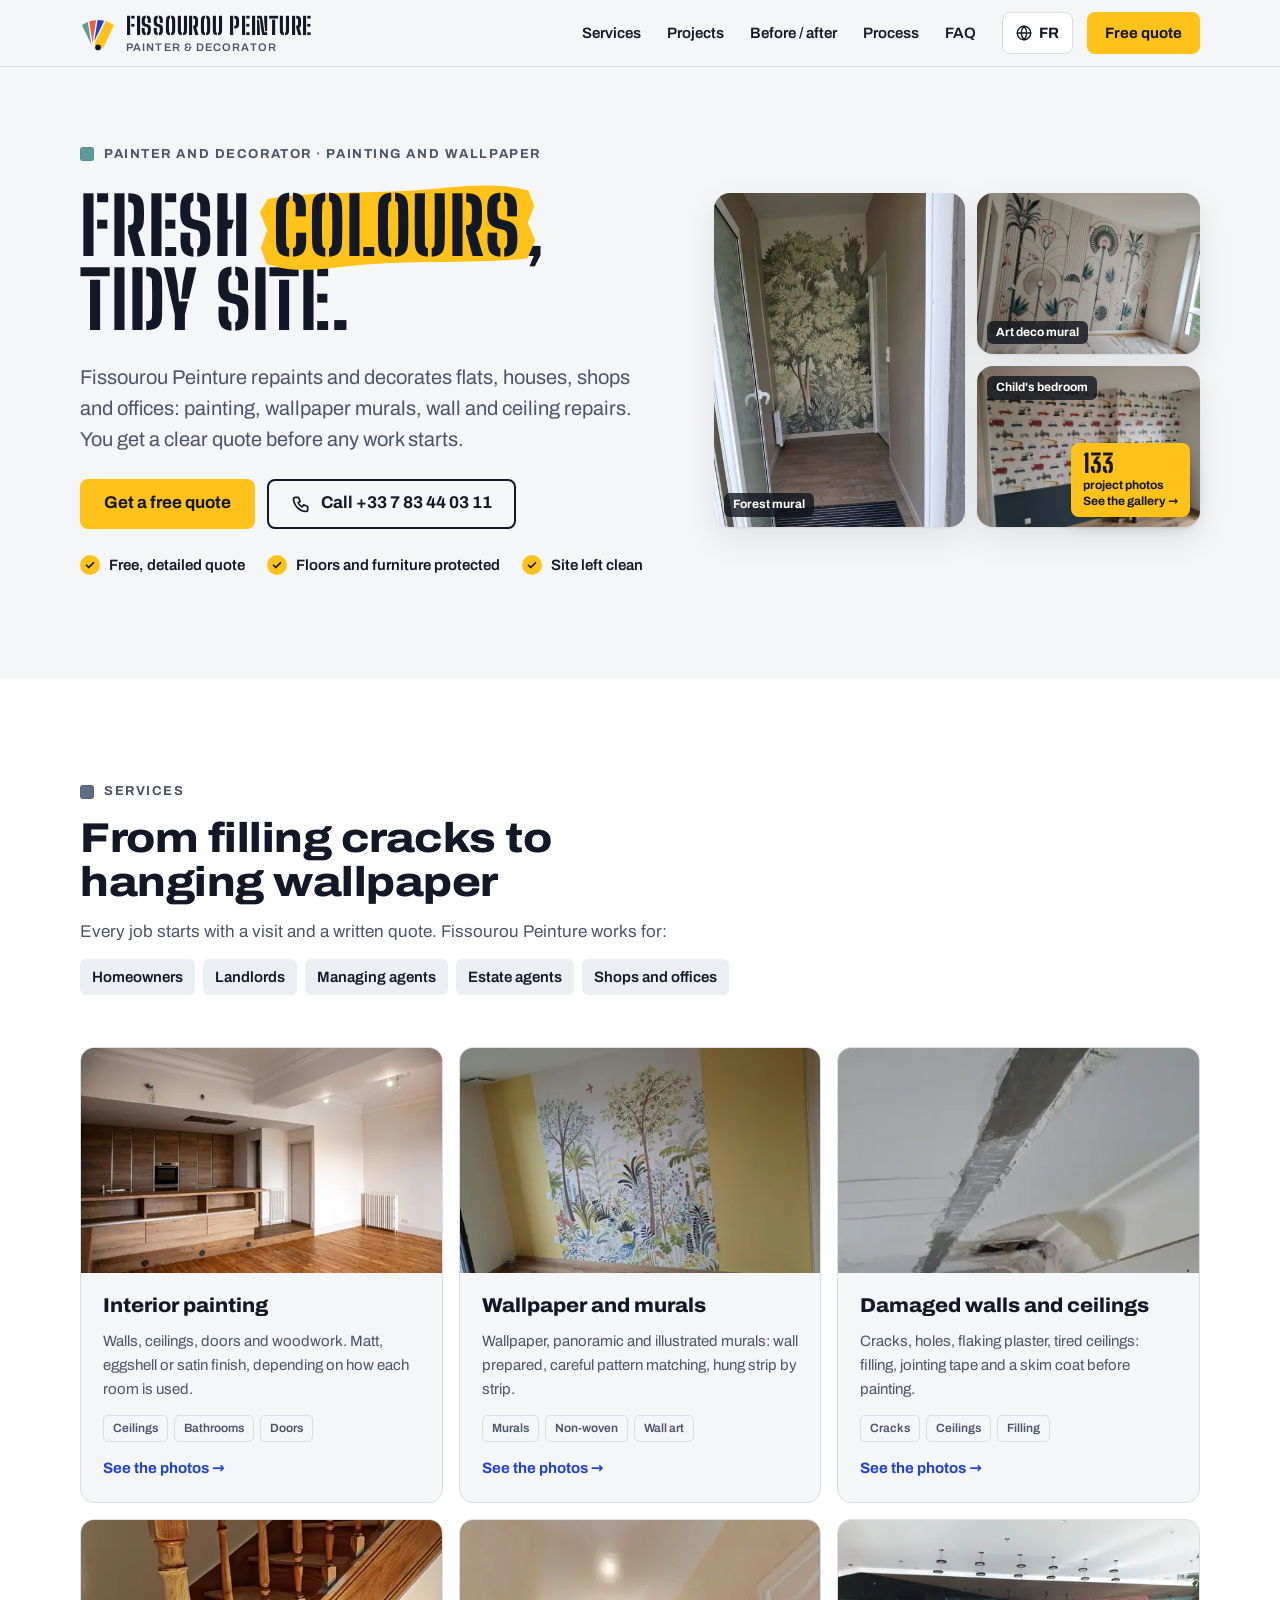
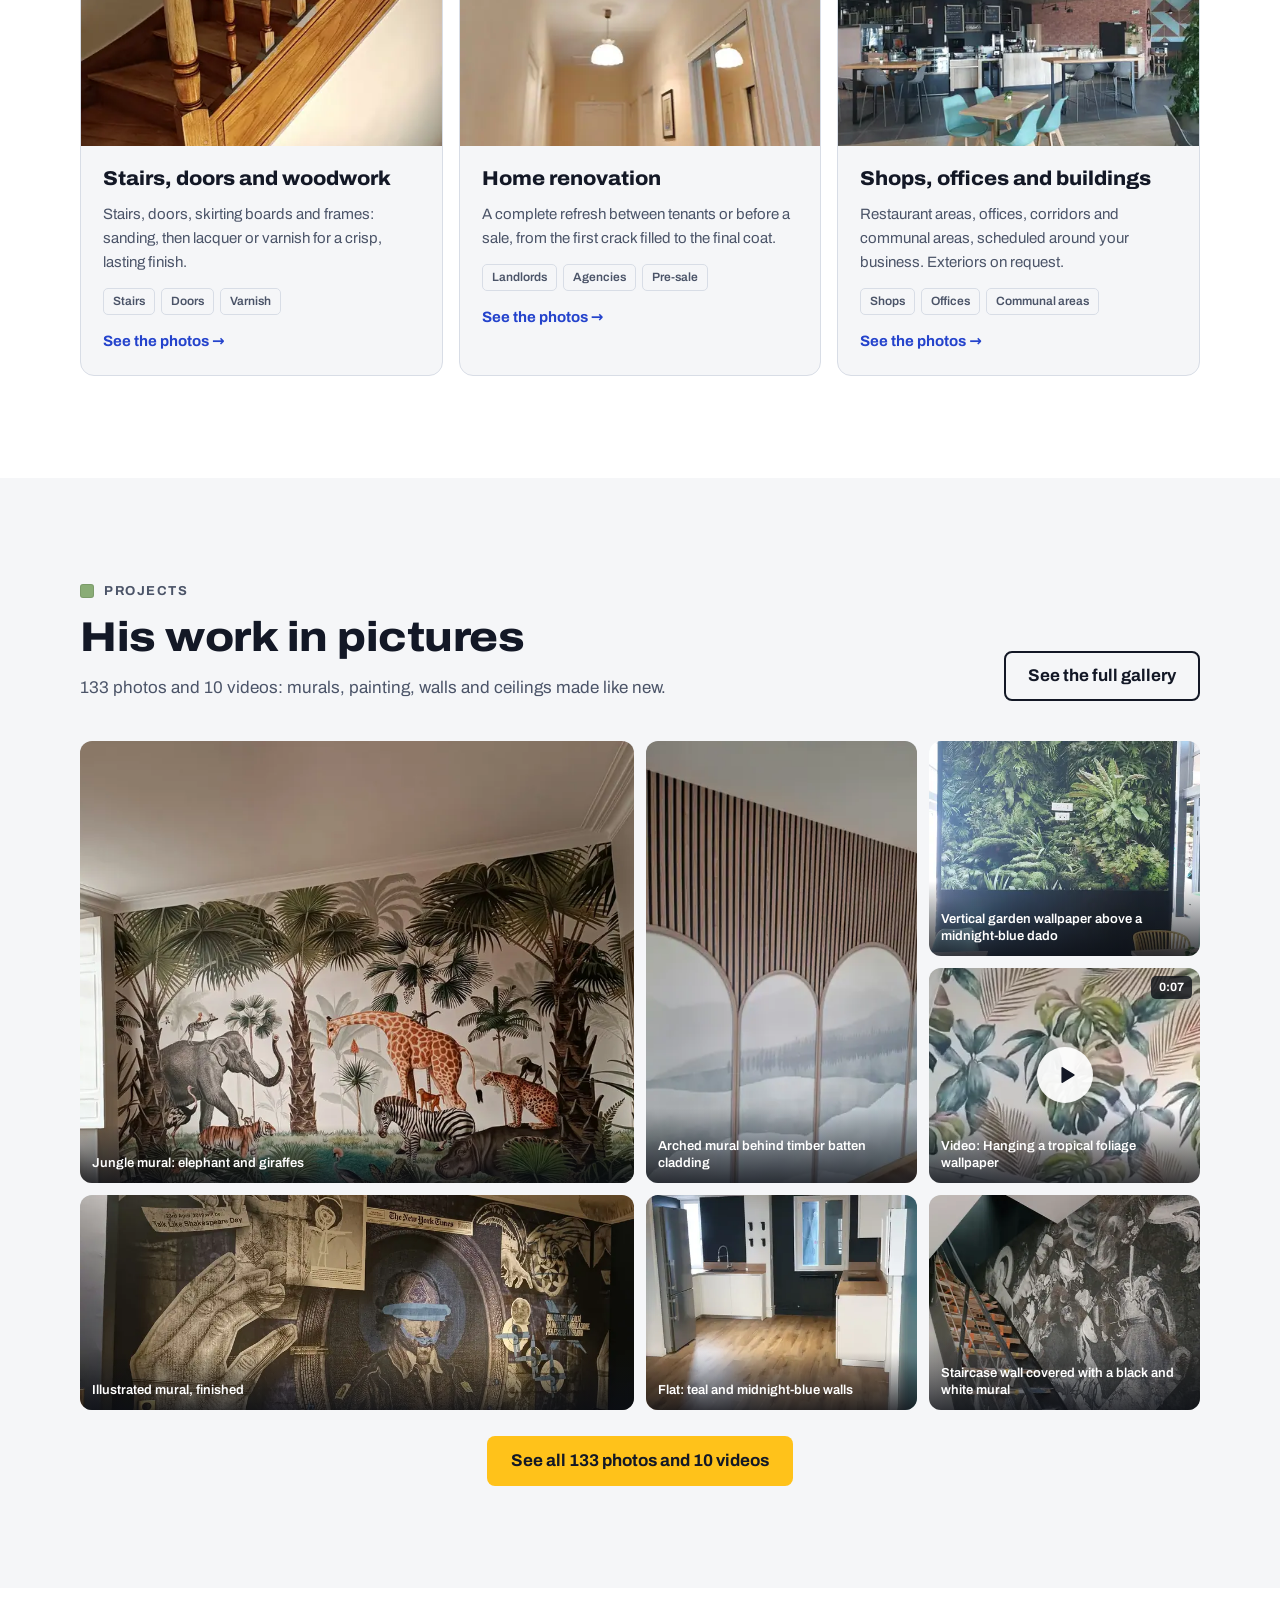
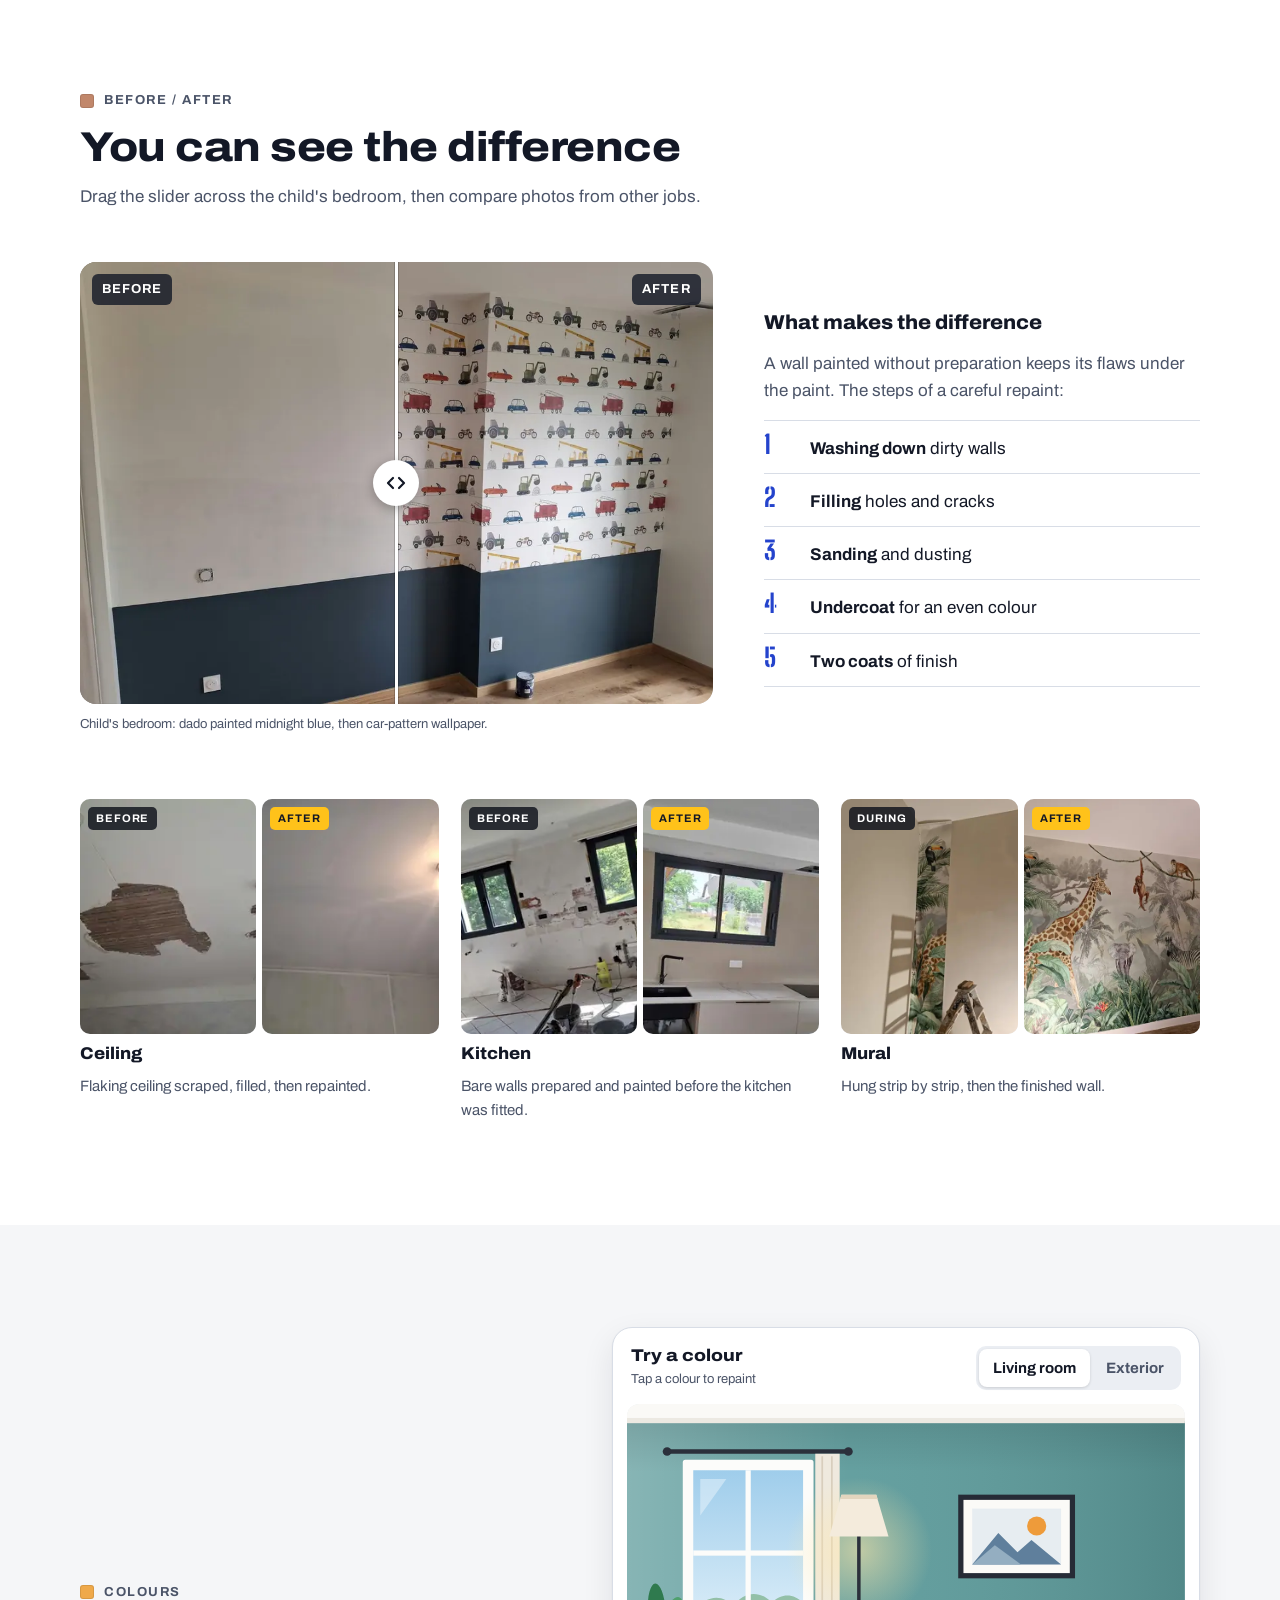
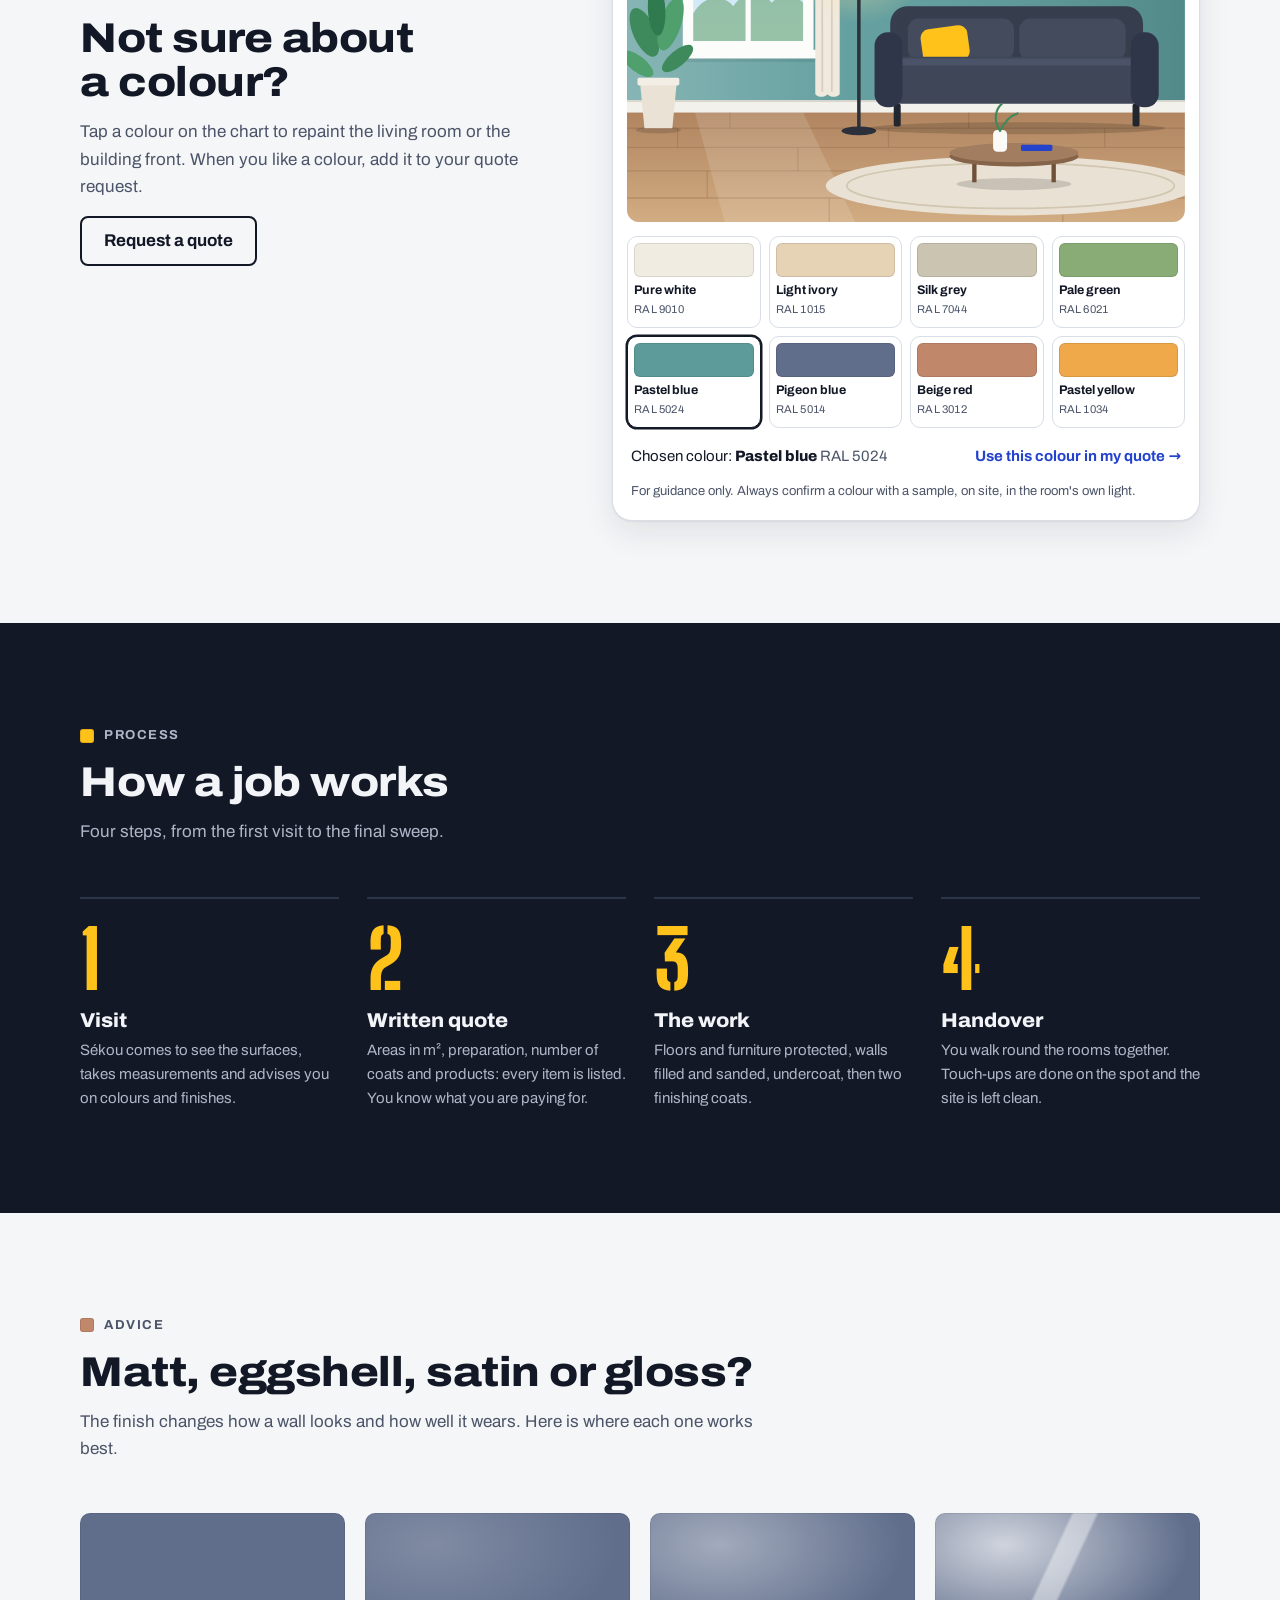
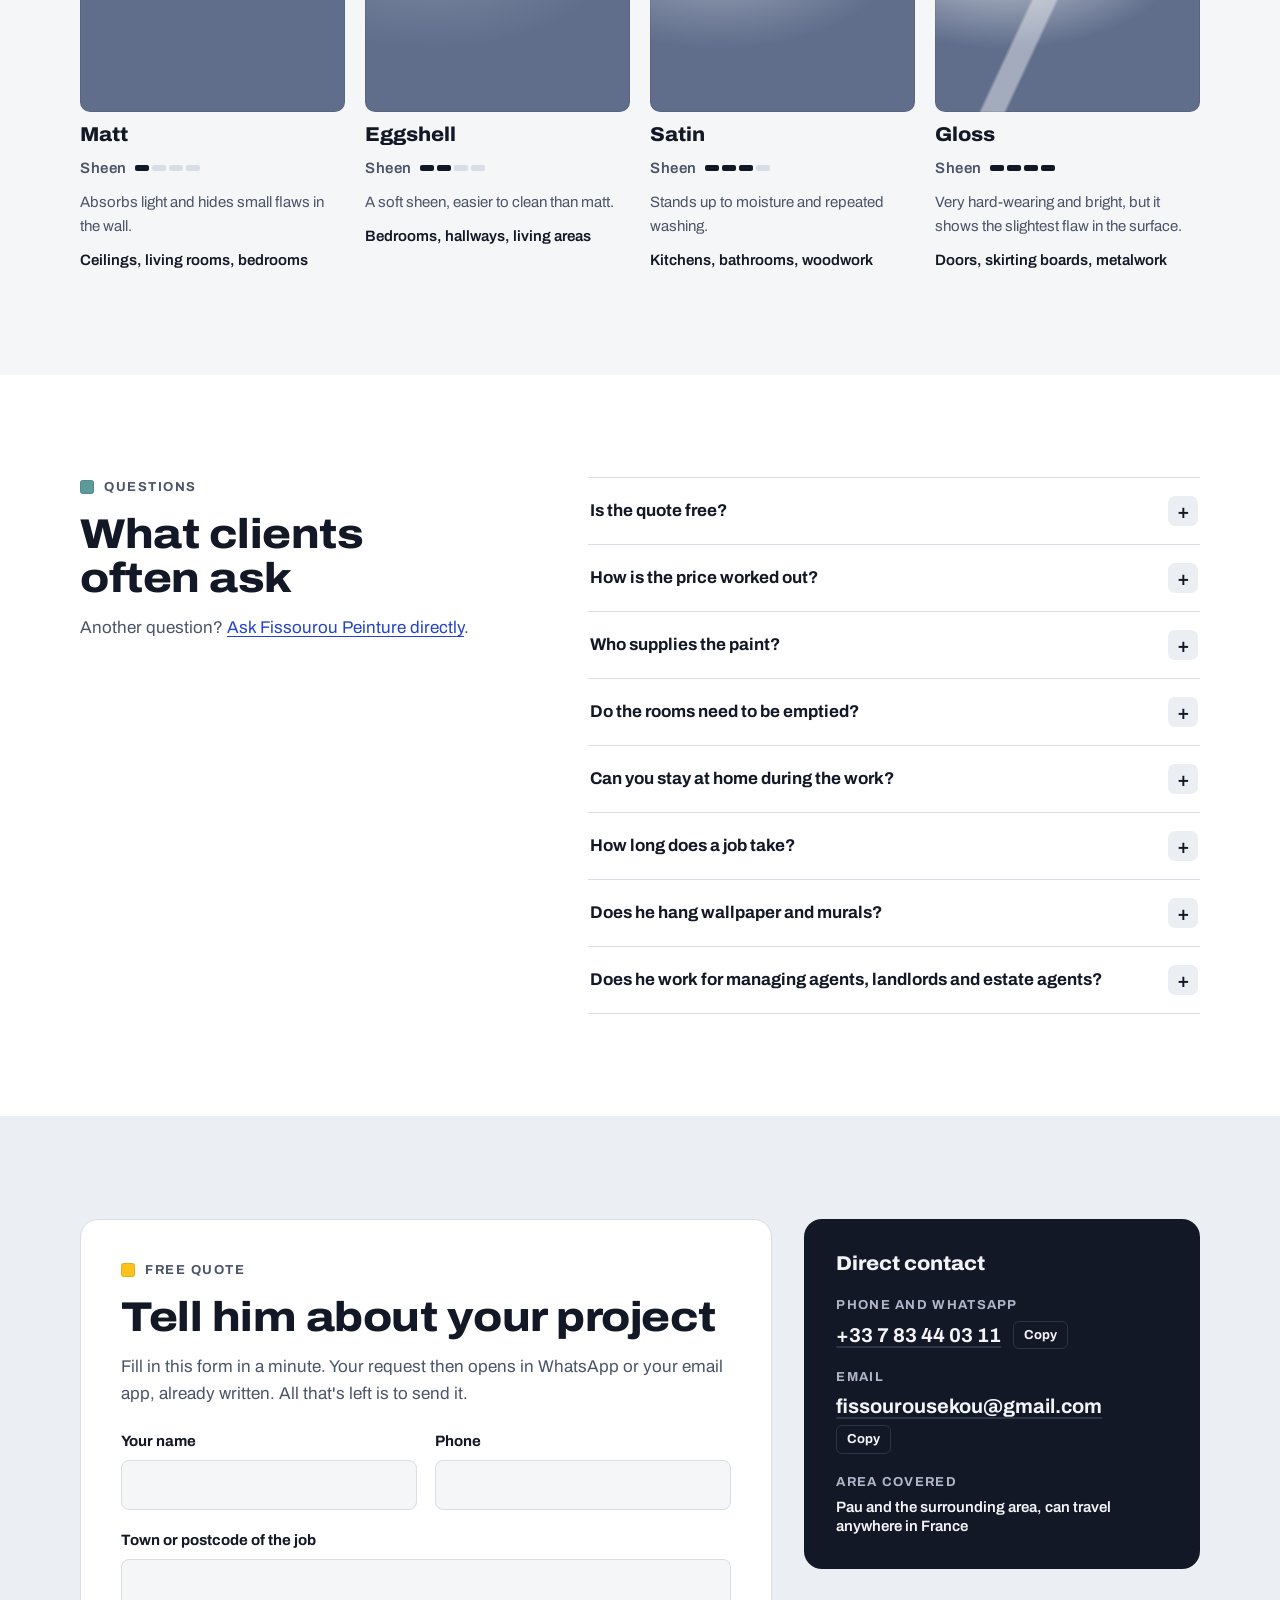
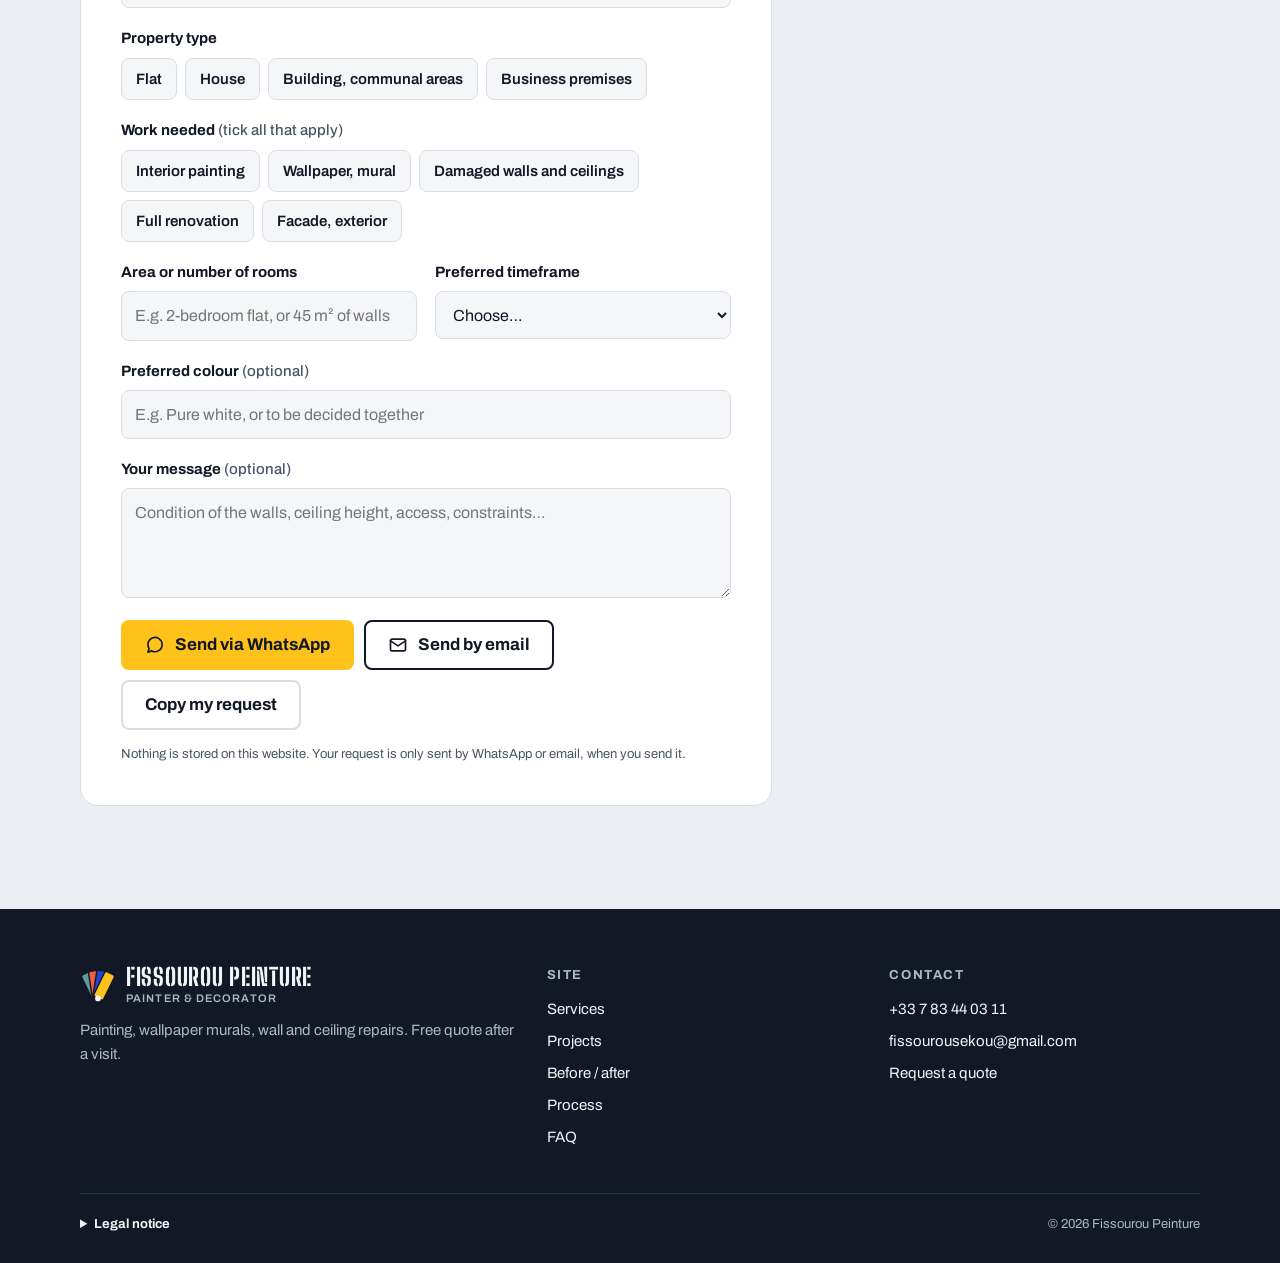
<file: en/index.html>
<!doctype html>
<html lang="en">
<head>
  <meta charset="utf-8">
  <meta name="viewport" content="width=device-width, initial-scale=1, viewport-fit=cover">
  <!--
    VERSION ANGLAISE DE LA PAGE D'ACCUEIL (en/index.html)
    Le guide complet du site est en haut de ../index.html, la page française d'origine.
    Ici, les chemins des fichiers commencent par ../ (ex. ../medias/photos/, ../css/style.css).
    Quand tu changes un texte dans la page française, change aussi sa traduction ici.
  -->
  <title>Sékou Fissourou · Painter and decorator</title>
  <meta name="description" content="Sékou Fissourou, painter and decorator: interior painting, wallpaper murals, wall and ceiling repairs. Free, detailed quote after a visit.">
  <meta name="color-scheme" content="only light">
  <meta name="theme-color" content="#F5F6F8">
  <meta property="og:type" content="website">
  <meta property="og:locale" content="en_GB">
  <meta property="og:locale:alternate" content="fr_FR">
  <meta property="og:title" content="Sékou Fissourou · Painter and decorator">
  <meta property="og:description" content="Sékou Fissourou, painter and decorator: interior painting, wallpaper murals, wall and ceiling repairs. Free, detailed quote after a visit.">
  <meta property="og:url" content="https://sekou-fissourou.pages.dev/en/">
  <meta property="og:image" content="https://sekou-fissourou.pages.dev/medias/partage.jpg">
  <link rel="canonical" href="https://sekou-fissourou.pages.dev/en/">
  <link rel="alternate" hreflang="fr" href="https://sekou-fissourou.pages.dev/">
  <link rel="alternate" hreflang="en" href="https://sekou-fissourou.pages.dev/en/">
  <link rel="alternate" hreflang="x-default" href="https://sekou-fissourou.pages.dev/">
  <link rel="icon" href="../images/favicon.svg" type="image/svg+xml">
  <link rel="preload" href="../fonts/archivo-latin-standard-normal.woff2" as="font" type="font/woff2" crossorigin>
  <link rel="preload" href="../fonts/big-shoulders-stencil-display-latin-800-normal.woff2" as="font" type="font/woff2" crossorigin>
  <link rel="stylesheet" href="../css/style.css">
  <!-- Données lues par Google pour la fiche de l'entreprise (version anglaise) -->
  <script type="application/ld+json">
  {
    "@context": "https://schema.org",
    "@type": "HousePainter",
    "name": "Sékou Fissourou",
    "description": "Painter and decorator: interior painting, wallpaper murals, wall and ceiling repairs.",
    "url": "https://sekou-fissourou.pages.dev/en/",
    "image": "https://sekou-fissourou.pages.dev/medias/partage.jpg",
    "telephone": "+33783440311",
    "email": "fissourousekou@gmail.com",
    "areaServed": ["Pau and surrounding area", "France"]
  }
  </script>
</head>
<body>

<header class="entete">
  <div class="enveloppe entete-in">
    <a class="marque" href="#haut" aria-label="Fissourou Peinture painter and decorator: back to top">
      <svg class="marque-logo" viewBox="0 0 40 40" aria-hidden="true">
        <g transform="translate(20 36)">
          <rect class="logo-lame" x="-6" y="-31" width="12" height="31" rx="2.5" fill="#5D9B9B" transform="rotate(-26)"/>
          <rect class="logo-lame" x="-6" y="-31" width="12" height="31" rx="2.5" fill="#F0603F" transform="rotate(-9)"/>
          <rect class="logo-lame" x="-6" y="-31" width="12" height="31" rx="2.5" fill="#2443CC" transform="rotate(9)"/>
          <rect class="logo-lame" x="-6" y="-31" width="12" height="31" rx="2.5" fill="#FFC21A" transform="rotate(26)"/>
          <circle class="logo-rivet" r="3.2"/>
        </g>
      </svg>
      <span class="marque-texte"><span class="marque-nom">Fissourou Peinture</span><span class="marque-metier">Painter &amp; decorator</span></span>
    </a>
    <nav class="nav" id="nav" aria-label="Main navigation">
      <a href="#prestations">Services</a> <a href="realisations.html">Projects</a> <a href="#avant-apres">Before / after</a> <a href="#methode">Process</a> <a href="#questions">FAQ</a>
    </nav>
    <a class="langue" href="../" hreflang="fr" lang="fr" aria-label="FR, version française" title="Version française"><svg viewBox="0 0 24 24" fill="none" stroke="currentColor" stroke-width="1.8" stroke-linecap="round" aria-hidden="true"><circle cx="12" cy="12" r="9"/><path d="M3 12h18M12 3c2.4 2.6 3.6 5.6 3.6 9s-1.2 6.4-3.6 9M12 3c-2.4 2.6-3.6 5.6-3.6 9s1.2 6.4 3.6 9"/></svg><span>FR</span></a>
    <a class="btn btn-jaune btn-petit btn-devis" href="#devis">Free quote</a>
    <button class="nav-bouton" type="button" aria-expanded="false" aria-controls="nav">
      <svg viewBox="0 0 24 24" fill="none" stroke="currentColor" stroke-width="2" stroke-linecap="round" aria-hidden="true"><path d="M4 7h16M4 12h16M4 17h16"/></svg>
      Menu
    </button>
  </div>
</header>

<main id="contenu">

<!-- ===== Haut de page ===== -->
<section class="hero" id="haut" aria-labelledby="titre-hero">
  <div class="enveloppe hero-grille">
    <div class="hero-texte">
      <p class="surtitre" style="--pastille:#5D9B9B">Painter and decorator · painting and wallpaper</p>
      <h1 class="hero-titre" id="titre-hero">Fresh <span class="rouleau">colours</span>,<br> tidy site.</h1>
      <p class="hero-chapo">Fissourou Peinture repaints and decorates flats, houses, shops and offices: painting, wallpaper murals, wall and ceiling repairs. You get a clear quote before any work starts.</p>
      <div class="hero-actions">
        <a class="btn btn-jaune" href="#devis">Get a free quote</a>
        <a class="btn btn-contour" href="tel:+33783440311">
          <svg viewBox="0 0 24 24" fill="none" stroke="currentColor" stroke-width="2" stroke-linecap="round" stroke-linejoin="round" aria-hidden="true"><path d="M5 4h4l2 5-2.5 1.5a11 11 0 0 0 5 5L15 13l5 2v4a2 2 0 0 1-2 2A16 16 0 0 1 3 6a2 2 0 0 1 2-2"/></svg>
          <span>Call <span class="nowrap">+33 7 83 44 03 11</span></span>
        </a>
      </div>
      <ul class="garanties">
        <li>Free, detailed quote</li>
        <li>Floors and furniture protected</li>
        <li>Site left clean</li>
      </ul>
    </div>

    <div class="hero-photos">
      <a class="hero-photo hero-photo-1" href="../medias/photos/p034-l.webp" data-galerie="hero" data-legende="Forest mural in an entrance hall" data-largeur="1396" data-hauteur="1600">
        <img src="../medias/photos/p034-m.webp" srcset="../medias/photos/p034-s.webp 480w, ../medias/photos/p034-m.webp 960w, ../medias/photos/p034-l.webp 1396w" sizes="(min-width: 980px) 300px, 52vw" width="960" height="1101" alt="Forest mural in an entrance hall" loading="eager" fetchpriority="high" decoding="async">
        <span class="etiquette-photo">Forest mural</span>
      </a>
      <a class="hero-photo hero-photo-2" href="../medias/photos/p024-l.webp" data-galerie="hero" data-legende="Art deco palm mural" data-largeur="1600" data-hauteur="1200">
        <img src="../medias/photos/p024-m.webp" srcset="../medias/photos/p024-s.webp 480w, ../medias/photos/p024-m.webp 960w, ../medias/photos/p024-l.webp 1600w" sizes="(min-width: 980px) 270px, 46vw" width="960" height="720" alt="Art deco palm mural" loading="eager" decoding="async">
        <span class="etiquette-photo">Art deco mural</span>
      </a>
      <a class="hero-photo hero-photo-3" href="../medias/photos/p042-l.webp" data-galerie="hero" data-legende="Child&#x27;s bedroom: car wallpaper and midnight-blue dado" data-largeur="1600" data-hauteur="1200">
        <img src="../medias/photos/p042-m.webp" srcset="../medias/photos/p042-s.webp 480w, ../medias/photos/p042-m.webp 960w, ../medias/photos/p042-l.webp 1600w" sizes="(min-width: 980px) 270px, 46vw" width="960" height="720" alt="Child&#x27;s bedroom: car wallpaper and midnight-blue dado" loading="eager" decoding="async">
        <span class="etiquette-photo">Child's bedroom</span>
      </a>
      <a class="hero-compteur" href="realisations.html"><strong>133</strong> <span>project photos</span> <span>See the gallery&nbsp;→</span></a>
    </div>
  </div>
</section>

<!-- ===== Prestations ===== -->
<section class="section section-blanche" id="prestations" aria-labelledby="titre-prestations">
  <div class="enveloppe">
    <div class="section-tete">
      <p class="surtitre" style="--pastille:#606E8C">Services</p>
      <h2 id="titre-prestations">From filling cracks to hanging wallpaper</h2>
      <p class="section-intro">Every job starts with a visit and a written quote. Fissourou Peinture works for:</p>
      <ul class="clients">
        <li>Homeowners</li>
        <li>Landlords</li>
        <li>Managing agents</li>
        <li>Estate agents</li>
        <li>Shops and offices</li>
      </ul>
    </div>
    <div class="grille-services">
      <article class="service">
        <a class="service-photo" href="realisations.html#peinture" tabindex="-1" aria-hidden="true"><img src="../medias/photos/p013-m.webp" srcset="../medias/photos/p013-s.webp 480w, ../medias/photos/p013-m.webp 960w" sizes="(min-width: 980px) 380px, (min-width: 640px) 46vw, 92vw" width="960" height="640" alt="" loading="lazy" decoding="async"></a>
        <div class="service-corps">
          <h3>Interior painting</h3>
          <p>Walls, ceilings, doors and woodwork. Matt, eggshell or satin finish, depending on how each room is used.</p>
          <ul class="etiquettes"><li>Ceilings</li><li>Bathrooms</li><li>Doors</li></ul>
          <a class="lien-fleche" href="realisations.html#peinture">See the photos&nbsp;→</a>
        </div>
      </article>
      <article class="service">
        <a class="service-photo" href="realisations.html#papier-peint" tabindex="-1" aria-hidden="true"><img src="../medias/photos/p044-m.webp" srcset="../medias/photos/p044-s.webp 480w, ../medias/photos/p044-m.webp 960w" sizes="(min-width: 980px) 380px, (min-width: 640px) 46vw, 92vw" width="960" height="720" alt="" loading="lazy" decoding="async"></a>
        <div class="service-corps">
          <h3>Wallpaper and murals</h3>
          <p>Wallpaper, panoramic and illustrated murals: wall prepared, careful pattern matching, hung strip by strip.</p>
          <ul class="etiquettes"><li>Murals</li><li>Non-woven</li><li>Wall art</li></ul>
          <a class="lien-fleche" href="realisations.html#papier-peint">See the photos&nbsp;→</a>
        </div>
      </article>
      <article class="service">
        <a class="service-photo" href="realisations.html#renovation" tabindex="-1" aria-hidden="true"><img src="../medias/photos/p092-m.webp" srcset="../medias/photos/p092-s.webp 480w, ../medias/photos/p092-m.webp 960w" sizes="(min-width: 980px) 380px, (min-width: 640px) 46vw, 92vw" width="960" height="1707" alt="" loading="lazy" decoding="async"></a>
        <div class="service-corps">
          <h3>Damaged walls and ceilings</h3>
          <p>Cracks, holes, flaking plaster, tired ceilings: filling, jointing tape and a skim coat before painting.</p>
          <ul class="etiquettes"><li>Cracks</li><li>Ceilings</li><li>Filling</li></ul>
          <a class="lien-fleche" href="realisations.html#renovation">See the photos&nbsp;→</a>
        </div>
      </article>
      <article class="service">
        <a class="service-photo" href="realisations.html#peinture" tabindex="-1" aria-hidden="true"><img src="../medias/photos/p160-m.webp" srcset="../medias/photos/p160-s.webp 480w, ../medias/photos/p160-m.webp 960w" sizes="(min-width: 980px) 380px, (min-width: 640px) 46vw, 92vw" width="960" height="1280" alt="" loading="lazy" decoding="async"></a>
        <div class="service-corps">
          <h3>Stairs, doors and woodwork</h3>
          <p>Stairs, doors, skirting boards and frames: sanding, then lacquer or varnish for a crisp, lasting finish.</p>
          <ul class="etiquettes"><li>Stairs</li><li>Doors</li><li>Varnish</li></ul>
          <a class="lien-fleche" href="realisations.html#peinture">See the photos&nbsp;→</a>
        </div>
      </article>
      <article class="service">
        <a class="service-photo" href="realisations.html#renovation" tabindex="-1" aria-hidden="true"><img src="../medias/photos/p075-m.webp" srcset="../medias/photos/p075-s.webp 480w, ../medias/photos/p075-m.webp 960w" sizes="(min-width: 980px) 380px, (min-width: 640px) 46vw, 92vw" width="960" height="1280" alt="" loading="lazy" decoding="async"></a>
        <div class="service-corps">
          <h3>Home renovation</h3>
          <p>A complete refresh between tenants or before a sale, from the first crack filled to the final coat.</p>
          <ul class="etiquettes"><li>Landlords</li><li>Agencies</li><li>Pre-sale</li></ul>
          <a class="lien-fleche" href="realisations.html#renovation">See the photos&nbsp;→</a>
        </div>
      </article>
      <article class="service">
        <a class="service-photo" href="realisations.html#peinture" tabindex="-1" aria-hidden="true"><img src="../medias/photos/p019-m.webp" srcset="../medias/photos/p019-s.webp 480w, ../medias/photos/p019-m.webp 960w" sizes="(min-width: 980px) 380px, (min-width: 640px) 46vw, 92vw" width="960" height="720" alt="" loading="lazy" decoding="async"></a>
        <div class="service-corps">
          <h3>Shops, offices and buildings</h3>
          <p>Restaurant areas, offices, corridors and communal areas, scheduled around your business. Exteriors on request.</p>
          <ul class="etiquettes"><li>Shops</li><li>Offices</li><li>Communal areas</li></ul>
          <a class="lien-fleche" href="realisations.html#peinture">See the photos&nbsp;→</a>
        </div>
      </article>
    </div>
  </div>
</section>

<!-- ===== Aperçu des réalisations ===== -->
<section class="section" id="realisations" aria-labelledby="titre-realisations">
  <div class="enveloppe">
    <div class="section-tete-ligne">
      <div class="section-tete">
        <p class="surtitre" style="--pastille:#89AC76">Projects</p>
        <h2 id="titre-realisations">His work in pictures</h2>
        <p class="section-intro">133 photos and 10 videos: murals, painting, walls and ceilings made like new.</p>
      </div>
      <a class="btn btn-contour" href="realisations.html">See the full gallery</a>
    </div>
    <ul class="mosaique">
      <li class="m-grand"><a class="vignette" href="../medias/photos/p056-l.webp" data-galerie="apercu" data-legende="Jungle mural: elephant and giraffes" data-largeur="1600" data-hauteur="1032"><img src="../medias/photos/p056-m.webp" srcset="../medias/photos/p056-s.webp 480w, ../medias/photos/p056-m.webp 960w" sizes="(min-width: 760px) 50vw, 100vw" width="960" height="619" alt="Jungle mural: elephant and giraffes" loading="lazy" decoding="async"><span class="vignette-legende">Jungle mural: elephant and giraffes</span></a></li>
      <li class="m-haut"><a class="vignette" href="../medias/photos/p038-l.webp" data-galerie="apercu" data-legende="Arched mural behind timber batten cladding" data-largeur="1396" data-hauteur="1600"><img src="../medias/photos/p038-m.webp" srcset="../medias/photos/p038-s.webp 480w, ../medias/photos/p038-m.webp 960w" sizes="(min-width: 760px) 25vw, 50vw" width="960" height="1101" alt="Arched mural behind timber batten cladding" loading="lazy" decoding="async"><span class="vignette-legende">Arched mural behind timber batten cladding</span></a></li>
      <li class=""><a class="vignette" href="../medias/photos/p016-l.webp" data-galerie="apercu" data-legende="Vertical garden wallpaper above a midnight-blue dado" data-largeur="1200" data-hauteur="1600"><img src="../medias/photos/p016-m.webp" srcset="../medias/photos/p016-s.webp 480w, ../medias/photos/p016-m.webp 960w" sizes="(min-width: 760px) 25vw, 50vw" width="960" height="1280" alt="Vertical garden wallpaper above a midnight-blue dado" loading="lazy" decoding="async"><span class="vignette-legende">Vertical garden wallpaper above a midnight-blue dado</span></a></li>
      <li><a class="vignette" href="../medias/videos/v009.mp4" data-galerie="apercu" data-type="video" data-affiche="../medias/videos/v009-affiche.webp" data-legende="Hanging a tropical foliage wallpaper" data-largeur="576" data-hauteur="1280"><img src="../medias/videos/v009-vignette.webp" srcset="../medias/videos/v009-vignette.webp 360w, ../medias/videos/v009-affiche.webp 576w" sizes="(min-width: 760px) 25vw, 50vw" width="360" height="800" alt="Video: Hanging a tropical foliage wallpaper" loading="lazy" decoding="async"><span class="lecture" aria-hidden="true"><svg viewBox="0 0 24 24" fill="currentColor"><path d="M7 4.5v15a1 1 0 0 0 1.5.86l12.4-7.5a1 1 0 0 0 0-1.72L8.5 3.64A1 1 0 0 0 7 4.5Z"/></svg></span><span class="duree">0:07</span><span class="vignette-legende">Video: Hanging a tropical foliage wallpaper</span></a></li>
      <li class="m-large"><a class="vignette" href="../medias/photos/p053-l.webp" data-galerie="apercu" data-legende="Illustrated mural, finished" data-largeur="1600" data-hauteur="1032"><img src="../medias/photos/p053-m.webp" srcset="../medias/photos/p053-s.webp 480w, ../medias/photos/p053-m.webp 960w" sizes="(min-width: 760px) 50vw, 100vw" width="960" height="619" alt="Illustrated mural, finished" loading="lazy" decoding="async"><span class="vignette-legende">Illustrated mural, finished</span></a></li>
      <li class=""><a class="vignette" href="../medias/photos/p015-l.webp" data-galerie="apercu" data-legende="Flat: teal and midnight-blue walls" data-largeur="980" data-hauteur="1600"><img src="../medias/photos/p015-m.webp" srcset="../medias/photos/p015-s.webp 480w, ../medias/photos/p015-m.webp 960w" sizes="(min-width: 760px) 25vw, 50vw" width="960" height="1567" alt="Flat: teal and midnight-blue walls" loading="lazy" decoding="async"><span class="vignette-legende">Flat: teal and midnight-blue walls</span></a></li>
      <li class=""><a class="vignette" href="../medias/photos/p046-l.webp" data-galerie="apercu" data-legende="Staircase wall covered with a black and white mural" data-largeur="1396" data-hauteur="1600"><img src="../medias/photos/p046-m.webp" srcset="../medias/photos/p046-s.webp 480w, ../medias/photos/p046-m.webp 960w" sizes="(min-width: 760px) 25vw, 50vw" width="960" height="1101" alt="Staircase wall covered with a black and white mural" loading="lazy" decoding="async"><span class="vignette-legende">Staircase wall covered with a black and white mural</span></a></li>
    </ul>
    <p class="mosaique-pied"><a class="btn btn-jaune" href="realisations.html">See all 133 photos and 10 videos</a></p>
  </div>
</section>

<!-- ===== Avant / après ===== -->
<section class="section section-blanche" id="avant-apres" aria-labelledby="titre-avap">
  <div class="enveloppe">
    <div class="section-tete">
      <p class="surtitre" style="--pastille:#C1876B">Before / after</p>
      <h2 id="titre-avap">You can see the difference</h2>
      <p class="section-intro">Drag the slider across the child's bedroom, then compare photos from other jobs.</p>
    </div>

    <div class="avap-grille">
      <div class="avap-bloc">
        <div class="avap" style="aspect-ratio: 960 / 671">
          <img class="avap-img-apres" src="../medias/avant-apres/chambre-apres-m.webp" srcset="../medias/avant-apres/chambre-apres-m.webp 960w, ../medias/avant-apres/chambre-apres-l.webp 1600w" sizes="(min-width: 980px) 640px, 92vw" width="960" height="671" alt="After: car-pattern wallpaper above the midnight-blue dado" loading="lazy" decoding="async">
          <img class="avap-img-avant" src="../medias/avant-apres/chambre-avant-m.webp" srcset="../medias/avant-apres/chambre-avant-m.webp 960w, ../medias/avant-apres/chambre-avant-l.webp 1600w" sizes="(min-width: 980px) 640px, 92vw" width="960" height="671" alt="Before: white walls above the midnight-blue dado" loading="lazy" decoding="async">
          <span class="avap-etiquette avant" aria-hidden="true">Before</span>
          <span class="avap-etiquette apres" aria-hidden="true">After</span>
          <input type="range" id="avap-curseur" min="0" max="100" value="50" aria-label="Compare the bedroom before and after the wallpaper was hung">
          <div class="avap-poignee" aria-hidden="true">
            <span class="avap-bouton"><svg viewBox="0 0 24 24" fill="none" stroke="currentColor" stroke-width="2.2" stroke-linecap="round" stroke-linejoin="round"><path d="M9 7l-5 5 5 5M15 7l5 5-5 5"/></svg></span>
          </div>
        </div>
        <p class="avap-legende">Child's bedroom: dado painted midnight blue, then car-pattern wallpaper.</p>
      </div>
      <div class="avap-texte">
        <h3>What makes the difference</h3>
        <p>A wall painted without preparation keeps its flaws under the paint. The steps of a careful repaint:</p>
        <ol class="prepa">
          <li><span><strong>Washing down</strong> dirty walls</span></li>
          <li><span><strong>Filling</strong> holes and cracks</span></li>
          <li><span><strong>Sanding</strong> and dusting</span></li>
          <li><span><strong>Undercoat</strong> for an even colour</span></li>
          <li><span><strong>Two coats</strong> of finish</span></li>
        </ol>
      </div>
    </div>

    <ul class="paires">
      <li class="paire">
        <div class="paire-photos">
          <a class="paire-photo" href="../medias/photos/p098-l.webp" data-galerie="paire-1" data-legende="Before: flaking ceiling" data-largeur="1600" data-hauteur="900"><img src="../medias/photos/p098-m.webp" srcset="../medias/photos/p098-s.webp 480w, ../medias/photos/p098-m.webp 960w" sizes="(min-width: 860px) 190px, 46vw" width="960" height="540" alt="Before: flaking ceiling" loading="lazy" decoding="async"><span class="paire-etiquette">Before</span></a>
          <a class="paire-photo" href="../medias/photos/p100-l.webp" data-galerie="paire-1" data-legende="Smooth ceiling after repair" data-largeur="1600" data-hauteur="900"><img src="../medias/photos/p100-m.webp" srcset="../medias/photos/p100-s.webp 480w, ../medias/photos/p100-m.webp 960w" sizes="(min-width: 860px) 190px, 46vw" width="960" height="540" alt="Smooth ceiling after repair" loading="lazy" decoding="async"><span class="paire-etiquette apres">After</span></a>
        </div>
        <h3>Ceiling</h3>
        <p>Flaking ceiling scraped, filled, then repainted.</p>
      </li>
      <li class="paire">
        <div class="paire-photos">
          <a class="paire-photo" href="../medias/photos/p189-l.webp" data-galerie="paire-2" data-legende="Before: kitchen with bare walls" data-largeur="1600" data-hauteur="900"><img src="../medias/photos/p189-m.webp" srcset="../medias/photos/p189-s.webp 480w, ../medias/photos/p189-m.webp 960w" sizes="(min-width: 860px) 190px, 46vw" width="960" height="540" alt="Before: kitchen with bare walls" loading="lazy" decoding="async"><span class="paire-etiquette">Before</span></a>
          <a class="paire-photo" href="../medias/photos/p040-l.webp" data-galerie="paire-2" data-legende="Finished kitchen, beige wall and black window" data-largeur="1600" data-hauteur="1032"><img src="../medias/photos/p040-m.webp" srcset="../medias/photos/p040-s.webp 480w, ../medias/photos/p040-m.webp 960w" sizes="(min-width: 860px) 190px, 46vw" width="960" height="619" alt="Finished kitchen, beige wall and black window" loading="lazy" decoding="async"><span class="paire-etiquette apres">After</span></a>
        </div>
        <h3>Kitchen</h3>
        <p>Bare walls prepared and painted before the kitchen was fitted.</p>
      </li>
      <li class="paire">
        <div class="paire-photos">
          <a class="paire-photo" href="../medias/photos/p059-l.webp" data-galerie="paire-3" data-legende="Hanging the jungle mural strip by strip" data-largeur="1396" data-hauteur="1600"><img src="../medias/photos/p059-m.webp" srcset="../medias/photos/p059-s.webp 480w, ../medias/photos/p059-m.webp 960w" sizes="(min-width: 860px) 190px, 46vw" width="960" height="1101" alt="Hanging the jungle mural strip by strip" loading="lazy" decoding="async"><span class="paire-etiquette">During</span></a>
          <a class="paire-photo" href="../medias/photos/p057-l.webp" data-galerie="paire-3" data-legende="Jungle mural, finished" data-largeur="1396" data-hauteur="1600"><img src="../medias/photos/p057-m.webp" srcset="../medias/photos/p057-s.webp 480w, ../medias/photos/p057-m.webp 960w" sizes="(min-width: 860px) 190px, 46vw" width="960" height="1101" alt="Jungle mural, finished" loading="lazy" decoding="async"><span class="paire-etiquette apres">After</span></a>
        </div>
        <h3>Mural</h3>
        <p>Hung strip by strip, then the finished wall.</p>
      </li>
    </ul>
  </div>
</section>

<!-- ===== Essayez une teinte ===== -->
<section class="section" id="teintes" aria-labelledby="titre-teintes">
  <div class="enveloppe teintes-grille">
    <div class="teintes-texte">
      <div class="section-tete">
        <p class="surtitre" style="--pastille:#EFA94A">Colours</p>
        <h2 id="titre-teintes">Not sure about a colour?</h2>
        <p class="section-intro">Tap a colour on the chart to repaint the living room or the building front. When you like a colour, add it to your quote request.</p>
      </div>
      <a class="btn btn-contour" href="#devis">Request a quote</a>
    </div>
      <div class="visu" role="group" aria-labelledby="visu-titre">
        <div class="visu-tete">
          <p class="visu-titre" id="visu-titre"><strong>Try a colour</strong><span>Tap a colour to repaint</span></p>
          <div class="bascule" role="group" aria-label="Choose the scene">
            <button type="button" data-scene="salon" aria-pressed="true">Living room</button>
            <button type="button" data-scene="facade" aria-pressed="false">Exterior</button>
          </div>
        </div>

        <div class="visu-scene">
          <!-- Scène : salon -->
          <svg id="scene-salon" viewBox="0 0 640 480" role="img" aria-label="Illustrated living room: the wall takes the chosen colour">
            <defs>
              <linearGradient id="sal-lum" x1="0" y1="0" x2="1" y2="0">
                <stop offset="0" stop-color="#FFFFFF" stop-opacity=".26"/>
                <stop offset=".4" stop-color="#FFFFFF" stop-opacity=".05"/>
                <stop offset="1" stop-color="#000000" stop-opacity=".12"/>
              </linearGradient>
              <linearGradient id="sal-haut" x1="0" y1="0" x2="0" y2="1">
                <stop offset="0" stop-color="#000000" stop-opacity=".1"/>
                <stop offset=".18" stop-color="#000000" stop-opacity="0"/>
              </linearGradient>
              <linearGradient id="sal-ciel" x1="0" y1="0" x2="0" y2="1">
                <stop offset="0" stop-color="#9FCDEB"/>
                <stop offset="1" stop-color="#E2F1FA"/>
              </linearGradient>
              <linearGradient id="sal-sol" x1="0" y1="0" x2="0" y2="1">
                <stop offset="0" stop-color="#B08560"/>
                <stop offset="1" stop-color="#D2AC82"/>
              </linearGradient>
              <radialGradient id="sal-halo">
                <stop offset="0" stop-color="#FFE7A8" stop-opacity=".6"/>
                <stop offset="1" stop-color="#FFE7A8" stop-opacity="0"/>
              </radialGradient>
              <clipPath id="sal-clip"><rect id="sal-clip-rect" x="0" y="0" width="0" height="480"/></clipPath>
            </defs>
            <rect id="sal-mur" x="0" y="20" width="640" height="322" fill="#5D9B9B"/>
            <rect id="sal-mur-neuf" x="0" y="20" width="640" height="322" fill="#5D9B9B" clip-path="url(#sal-clip)"/>
            <rect x="0" y="20" width="640" height="322" fill="url(#sal-lum)"/>
            <rect x="0" y="20" width="640" height="322" fill="url(#sal-haut)"/>
            <rect x="0" y="0" width="640" height="18" fill="#FAF9F6"/>
            <rect x="0" y="16" width="640" height="6" fill="#ECE9E2"/>
            <rect x="0" y="340" width="640" height="14" fill="#F3F1EC"/>
            <rect x="0" y="340" width="640" height="2" fill="#DCD7CD"/>
            <rect x="0" y="354" width="640" height="126" fill="url(#sal-sol)"/>
            <g stroke="#7E5B3E" stroke-opacity=".28" stroke-width="1.5">
              <path d="M0 372H640M0 394H640M0 421H640M0 452H640"/>
              <path d="M118 354V372M392 354V372M58 372V394M300 372V394M548 372V394M196 394V421M462 394V421M92 421V452M352 421V452M606 421V452M232 452V480M500 452V480"/>
            </g>
            <polygon points="78,354 202,354 262,480 112,480" fill="#FFFFFF" fill-opacity=".13"/>
            <!-- fenêtre -->
            <rect x="64" y="64" width="150" height="220" rx="3" fill="#FCFCFA"/>
            <rect x="76" y="76" width="126" height="196" fill="url(#sal-ciel)"/>
            <path d="M76 240c14-22 34-22 46-8 12-18 32-18 44-4 12-12 26-10 36 0V272H76Z" fill="#7FB38E" fill-opacity=".75"/>
            <rect x="136" y="76" width="6" height="196" fill="#FCFCFA"/>
            <rect x="76" y="168" width="126" height="6" fill="#FCFCFA"/>
            <polygon points="84,86 114,86 84,128" fill="#FFFFFF" fill-opacity=".38"/>
            <rect x="56" y="282" width="166" height="10" rx="2" fill="#FCFCFA"/>
            <rect x="58" y="292" width="162" height="4" fill="#000000" fill-opacity=".08"/>
            <!-- rideau -->
            <rect x="46" y="52" width="208" height="5" rx="2.5" fill="#2B303B"/>
            <circle cx="46" cy="54.5" r="5" fill="#2B303B"/>
            <circle cx="254" cy="54.5" r="5" fill="#2B303B"/>
            <path d="M216 57h28v276c-4 4-10 4-14 0-4 4-10 4-14 0Z" fill="#EFE9DE"/>
            <path d="M224 60V330M235 60V330" stroke="#D8CEBD" stroke-width="2"/>
            <!-- plante -->
            <ellipse cx="36" cy="374" rx="26" ry="4" fill="#000000" fill-opacity=".14"/>
            <ellipse cx="20" cy="262" rx="13" ry="30" transform="rotate(-24 20 262)" fill="#3F8A5C"/>
            <ellipse cx="50" cy="252" rx="12" ry="32" transform="rotate(18 50 252)" fill="#4FA06D"/>
            <ellipse cx="34" cy="236" rx="10" ry="30" transform="rotate(-3 34 236)" fill="#2F7A4E"/>
            <ellipse cx="12" cy="298" rx="9" ry="22" transform="rotate(-52 12 298)" fill="#4FA06D"/>
            <ellipse cx="58" cy="292" rx="9" ry="22" transform="rotate(50 58 292)" fill="#3F8A5C"/>
            <path d="M15 320h42l-5 52H20Z" fill="#E9E2D5"/>
            <rect x="12" y="314" width="48" height="9" rx="2" fill="#F3EEE5"/>
            <!-- lampadaire -->
            <circle cx="266" cy="168" r="84" fill="url(#sal-halo)"/>
            <rect x="264" y="150" width="4" height="224" fill="#2B303B"/>
            <ellipse cx="266" cy="375" rx="20" ry="5" fill="#2B303B"/>
            <path d="M246 104h40l14 48h-68Z" fill="#F4EBDC"/>
            <path d="M246 104h40l1.5 5h-43Z" fill="#E3D5BE"/>
            <!-- tableau -->
            <rect x="380" y="104" width="134" height="96" fill="#262B36"/>
            <rect x="386" y="110" width="122" height="84" fill="#FBFAF7"/>
            <rect x="396" y="120" width="102" height="64" fill="#E7EDF1"/>
            <circle cx="470" cy="140" r="11" fill="#EE9B3A"/>
            <path d="M396 184l30-36 22 22 16-14 34 28Z" fill="#5F7F9C"/>
            <path d="M396 184l26-22 30 22Z" fill="#94AEC1"/>
            <!-- canapé -->
            <ellipse cx="447" cy="372" rx="170" ry="7" fill="#000000" fill-opacity=".16"/>
            <rect x="306" y="344" width="8" height="26" rx="2" fill="#22262F"/>
            <rect x="580" y="344" width="8" height="26" rx="2" fill="#22262F"/>
            <rect x="302" y="232" width="290" height="80" rx="20" fill="#363D4D"/>
            <rect x="322" y="246" width="122" height="48" rx="13" fill="#434B5D"/>
            <rect x="450" y="246" width="122" height="48" rx="13" fill="#434B5D"/>
            <rect x="338" y="256" width="54" height="40" rx="10" fill="#FFC21A" transform="rotate(-8 365 276)"/>
            <rect x="296" y="290" width="302" height="54" rx="12" fill="#3E4657"/>
            <rect x="300" y="292" width="294" height="8" rx="4" fill="#4A5367"/>
            <rect x="284" y="262" width="32" height="86" rx="15" fill="#30364A"/>
            <rect x="578" y="262" width="32" height="86" rx="15" fill="#30364A"/>
            <!-- tapis et table basse -->
            <ellipse cx="440" cy="438" rx="212" ry="34" fill="#E9E2D4"/>
            <ellipse cx="440" cy="438" rx="188" ry="26" fill="none" stroke="#D2C6B1" stroke-width="2"/>
            <ellipse cx="444" cy="436" rx="66" ry="7" fill="#000000" fill-opacity=".14"/>
            <rect x="396" y="404" width="5" height="30" fill="#6F5139"/>
            <rect x="487" y="404" width="5" height="30" fill="#6F5139"/>
            <ellipse cx="444" cy="404" rx="74" ry="12" fill="#86644A"/>
            <ellipse cx="444" cy="400" rx="74" ry="11" fill="#A27D5F"/>
            <rect x="420" y="374" width="16" height="25" rx="5" fill="#FBFAF7"/>
            <path d="M428 375c-9-14-4-26 2-31M428 375c6-12 13-18 20-20" stroke="#3F8A5C" stroke-width="2.5" fill="none" stroke-linecap="round"/>
            <rect x="452" y="391" width="36" height="7" rx="1.5" fill="#2443CC"/>
            <!-- rouleau -->
            <g id="sal-rouleau" opacity="0">
              <path d="M46 0H58V34H0V48" fill="none" stroke="#1F2430" stroke-width="5" stroke-linejoin="round" stroke-linecap="round"/>
              <rect x="-7" y="46" width="14" height="64" rx="7" fill="#FFC21A" stroke="#1F2430" stroke-width="2"/>
              <rect class="rouleau-manchon" x="-46" y="-14" width="92" height="28" rx="14" fill="#5D9B9B" stroke="#1F2430" stroke-width="2.5"/>
              <path d="M-36 -6H36" stroke="#FFFFFF" stroke-opacity=".35" stroke-width="3" stroke-linecap="round"/>
            </g>
          </svg>

          <!-- Scène : façade -->
          <svg id="scene-facade" viewBox="0 0 640 480" role="img" aria-label="Illustrated building front: the wall takes the chosen colour" hidden>
            <defs>
              <linearGradient id="fac-ciel" x1="0" y1="0" x2="0" y2="1">
                <stop offset="0" stop-color="#B7DCF3"/>
                <stop offset="1" stop-color="#EDF6FC"/>
              </linearGradient>
              <linearGradient id="fac-lum" x1="0" y1="0" x2="1" y2="0">
                <stop offset="0" stop-color="#FFFFFF" stop-opacity=".18"/>
                <stop offset=".55" stop-color="#FFFFFF" stop-opacity="0"/>
                <stop offset="1" stop-color="#000000" stop-opacity=".1"/>
              </linearGradient>
              <linearGradient id="fac-vitre" x1="0" y1="0" x2="1" y2="1">
                <stop offset="0" stop-color="#A9CCE1"/>
                <stop offset="1" stop-color="#6B93AF"/>
              </linearGradient>
              <clipPath id="fac-clip"><rect id="fac-clip-rect" x="88" y="0" width="0" height="480"/></clipPath>
              <g id="fac-fen">
                <rect x="0" y="0" width="20" height="70" fill="#3E5A73"/>
                <rect x="74" y="0" width="20" height="70" fill="#3E5A73"/>
                <path d="M2 10H18M2 20H18M2 30H18M2 40H18M2 50H18M2 60H18M76 10H92M76 20H92M76 30H92M76 40H92M76 50H92M76 60H92" stroke="#000000" stroke-opacity=".2" stroke-width="1.5"/>
                <rect x="22" y="0" width="50" height="70" fill="#FBFBF8"/>
                <rect x="26" y="4" width="42" height="62" fill="url(#fac-vitre)"/>
                <rect x="45" y="4" width="4" height="62" fill="#FBFBF8"/>
                <polygon points="29,8 41,8 29,27" fill="#FFFFFF" fill-opacity=".4"/>
                <rect x="18" y="70" width="58" height="5" fill="#F4F2EC"/>
              </g>
              <g id="fac-garde" fill="none" stroke="#2B2F38">
                <rect x="24" y="44" width="46" height="22" stroke-width="2"/>
                <path d="M33.2 44V66M42.4 44V66M51.6 44V66M60.8 44V66" stroke-width="1.5"/>
              </g>
              <g id="fac-jardiniere">
                <rect x="0" y="0" width="60" height="54" fill="#FBFBF8"/>
                <rect x="4" y="4" width="52" height="46" fill="url(#fac-vitre)"/>
                <rect x="28" y="4" width="4" height="46" fill="#FBFBF8"/>
                <rect x="-4" y="54" width="68" height="10" fill="#8C5A3C"/>
                <circle cx="4" cy="52" r="4" fill="#E0526B"/><circle cx="18" cy="50" r="4" fill="#E0526B"/><circle cx="44" cy="50" r="4" fill="#E0526B"/><circle cx="58" cy="52" r="4" fill="#E0526B"/>
                <circle cx="11" cy="53" r="4" fill="#4FA06D"/><circle cx="31" cy="51" r="5" fill="#4FA06D"/><circle cx="51" cy="53" r="4" fill="#4FA06D"/>
              </g>
            </defs>
            <rect width="640" height="480" fill="url(#fac-ciel)"/>
            <circle cx="566" cy="62" r="24" fill="#FFE39A"/>
            <g fill="#FFFFFF" fill-opacity=".92"><ellipse cx="126" cy="60" rx="42" ry="13"/><ellipse cx="150" cy="50" rx="26" ry="14"/><ellipse cx="100" cy="54" rx="20" ry="10"/></g>
            <!-- voisins -->
            <rect x="0" y="142" width="80" height="280" fill="#D9D3C7"/>
            <rect x="560" y="120" width="80" height="302" fill="#CBD0D9"/>
            <g fill="#9FB5C6"><rect x="16" y="166" width="40" height="54"/><rect x="16" y="246" width="40" height="54"/><rect x="578" y="146" width="44" height="54"/><rect x="578" y="226" width="44" height="54"/><rect x="578" y="306" width="44" height="54"/></g>
            <!-- toit -->
            <path d="M80 112 104 62H536L560 112Z" fill="#59606E"/>
            <path d="M150 62V112M210 62V112M270 62V112M330 62V112M390 62V112M450 62V112M510 62V112" stroke="#000000" stroke-opacity=".12" stroke-width="2"/>
            <rect x="468" y="30" width="26" height="36" fill="#9A6E5C"/>
            <rect x="464" y="26" width="34" height="7" fill="#7E5A4B"/>
            <path d="M190 78 213 60 236 78Z" fill="#4B515E"/>
            <rect x="196" y="78" width="34" height="32" fill="#FBFBF8"/>
            <rect x="200" y="82" width="26" height="28" fill="url(#fac-vitre)"/>
            <path d="M404 78 427 60 450 78Z" fill="#4B515E"/>
            <rect x="410" y="78" width="34" height="32" fill="#FBFBF8"/>
            <rect x="414" y="82" width="26" height="28" fill="url(#fac-vitre)"/>
            <!-- façade -->
            <rect id="fac-mur" x="88" y="112" width="464" height="294" fill="#E6D2B5"/>
            <rect id="fac-mur-neuf" x="88" y="112" width="464" height="294" fill="#E6D2B5" clip-path="url(#fac-clip)"/>
            <rect x="88" y="112" width="464" height="294" fill="url(#fac-lum)"/>
            <g fill="#FFFFFF" fill-opacity=".38">
              <rect x="88" y="126" width="16" height="18"/><rect x="88" y="162" width="16" height="18"/><rect x="88" y="198" width="16" height="18"/><rect x="88" y="234" width="16" height="18"/><rect x="88" y="270" width="16" height="18"/><rect x="88" y="306" width="16" height="18"/><rect x="88" y="342" width="16" height="18"/><rect x="88" y="378" width="16" height="18"/>
              <rect x="536" y="126" width="16" height="18"/><rect x="536" y="162" width="16" height="18"/><rect x="536" y="198" width="16" height="18"/><rect x="536" y="234" width="16" height="18"/><rect x="536" y="270" width="16" height="18"/><rect x="536" y="306" width="16" height="18"/><rect x="536" y="342" width="16" height="18"/><rect x="536" y="378" width="16" height="18"/>
            </g>
            <rect x="88" y="214" width="464" height="7" fill="#FFFFFF" fill-opacity=".5"/>
            <rect x="88" y="316" width="464" height="7" fill="#FFFFFF" fill-opacity=".5"/>
            <rect x="80" y="106" width="480" height="11" fill="#F4F2EC"/>
            <rect x="88" y="117" width="464" height="5" fill="#000000" fill-opacity=".08"/>
            <!-- fenêtres -->
            <use href="#fac-fen" x="106" y="132"/><use href="#fac-fen" x="217" y="132"/><use href="#fac-fen" x="329" y="132"/><use href="#fac-fen" x="440" y="132"/>
            <use href="#fac-fen" x="106" y="234"/><use href="#fac-fen" x="217" y="234"/><use href="#fac-fen" x="329" y="234"/><use href="#fac-fen" x="440" y="234"/>
            <use href="#fac-garde" x="106" y="234"/><use href="#fac-garde" x="217" y="234"/><use href="#fac-garde" x="329" y="234"/><use href="#fac-garde" x="440" y="234"/>
            <!-- rez-de-chaussée -->
            <use href="#fac-jardiniere" x="130" y="338"/>
            <use href="#fac-jardiniere" x="450" y="338"/>
            <rect x="290" y="330" width="60" height="76" fill="#F4F2EC"/>
            <rect x="296" y="336" width="48" height="70" fill="#2F4A5E"/>
            <rect x="301" y="342" width="17" height="26" rx="1" fill="#3B5C74"/><rect x="322" y="342" width="17" height="26" rx="1" fill="#3B5C74"/>
            <rect x="301" y="374" width="17" height="26" rx="1" fill="#3B5C74"/><rect x="322" y="374" width="17" height="26" rx="1" fill="#3B5C74"/>
            <circle cx="336" cy="372" r="2.6" fill="#E3C25F"/>
            <rect x="88" y="404" width="464" height="18" fill="#8F8B83"/>
            <rect x="88" y="404" width="464" height="3" fill="#000000" fill-opacity=".12"/>
            <!-- rue -->
            <rect x="0" y="422" width="640" height="24" fill="#D8D4CC"/>
            <rect x="0" y="446" width="640" height="4" fill="#B7B2A8"/>
            <rect x="0" y="450" width="640" height="30" fill="#9CA1A9"/>
            <g fill="#FFFFFF" fill-opacity=".75"><rect x="24" y="464" width="44" height="3"/><rect x="124" y="464" width="44" height="3"/><rect x="224" y="464" width="44" height="3"/><rect x="324" y="464" width="44" height="3"/><rect x="424" y="464" width="44" height="3"/><rect x="524" y="464" width="44" height="3"/></g>
            <rect x="36" y="356" width="7" height="68" fill="#6B4E3A"/>
            <circle cx="39" cy="338" r="30" fill="#5DA06F"/><circle cx="24" cy="352" r="16" fill="#4F9161"/><circle cx="56" cy="350" r="15" fill="#6FB27F"/>
            <path d="M266 404h18l-2 18h-14Z" fill="#C4704F"/><circle cx="275" cy="396" r="12" fill="#4F9161"/>
            <path d="M356 404h18l-2 18h-14Z" fill="#C4704F"/><circle cx="365" cy="396" r="12" fill="#4F9161"/>
            <!-- rouleau -->
            <g id="fac-rouleau" opacity="0">
              <path d="M46 0H58V34H0V48" fill="none" stroke="#1F2430" stroke-width="5" stroke-linejoin="round" stroke-linecap="round"/>
              <rect x="-7" y="46" width="14" height="64" rx="7" fill="#FFC21A" stroke="#1F2430" stroke-width="2"/>
              <rect class="rouleau-manchon" x="-46" y="-14" width="92" height="28" rx="14" fill="#E6D2B5" stroke="#1F2430" stroke-width="2.5"/>
              <path d="M-36 -6H36" stroke="#FFFFFF" stroke-opacity=".35" stroke-width="3" stroke-linecap="round"/>
            </g>
          </svg>
        </div>

        <div class="nuancier" role="group" aria-label="Colour chart">
          <button type="button" class="ech" data-hex="#F1ECE1" data-nom="Pure white" data-ref="RAL 9010" aria-pressed="false"><span class="ech-couleur" style="background:#F1ECE1"></span><span class="ech-nom">Pure white</span><span class="ech-ref">RAL&nbsp;9010</span></button>
          <button type="button" class="ech" data-hex="#E6D2B5" data-nom="Light ivory" data-ref="RAL 1015" aria-pressed="false"><span class="ech-couleur" style="background:#E6D2B5"></span><span class="ech-nom">Light ivory</span><span class="ech-ref">RAL&nbsp;1015</span></button>
          <button type="button" class="ech" data-hex="#CAC4B0" data-nom="Silk grey" data-ref="RAL 7044" aria-pressed="false"><span class="ech-couleur" style="background:#CAC4B0"></span><span class="ech-nom">Silk grey</span><span class="ech-ref">RAL&nbsp;7044</span></button>
          <button type="button" class="ech" data-hex="#89AC76" data-nom="Pale green" data-ref="RAL 6021" aria-pressed="false"><span class="ech-couleur" style="background:#89AC76"></span><span class="ech-nom">Pale green</span><span class="ech-ref">RAL&nbsp;6021</span></button>
          <button type="button" class="ech" data-hex="#5D9B9B" data-nom="Pastel blue" data-ref="RAL 5024" aria-pressed="true"><span class="ech-couleur" style="background:#5D9B9B"></span><span class="ech-nom">Pastel blue</span><span class="ech-ref">RAL&nbsp;5024</span></button>
          <button type="button" class="ech" data-hex="#606E8C" data-nom="Pigeon blue" data-ref="RAL 5014" aria-pressed="false"><span class="ech-couleur" style="background:#606E8C"></span><span class="ech-nom">Pigeon blue</span><span class="ech-ref">RAL&nbsp;5014</span></button>
          <button type="button" class="ech" data-hex="#C1876B" data-nom="Beige red" data-ref="RAL 3012" aria-pressed="false"><span class="ech-couleur" style="background:#C1876B"></span><span class="ech-nom">Beige red</span><span class="ech-ref">RAL&nbsp;3012</span></button>
          <button type="button" class="ech" data-hex="#EFA94A" data-nom="Pastel yellow" data-ref="RAL 1034" aria-pressed="false"><span class="ech-couleur" style="background:#EFA94A"></span><span class="ech-nom">Pastel yellow</span><span class="ech-ref">RAL&nbsp;1034</span></button>
        </div>

        <div class="visu-pied">
          <p class="visu-choix" aria-live="polite">Chosen colour: <strong id="teinte-nom">Pastel blue</strong> <span id="teinte-ref">RAL&nbsp;5024</span></p>
          <a class="lien-fleche" id="teinte-devis" href="#devis">Use this colour in my quote&nbsp;→</a>
        </div>
        <p class="visu-note">For guidance only. Always confirm a colour with a sample, on site, in the room's own light.</p>
      </div>
  </div>
</section>

<!-- ===== Méthode ===== -->
<section class="section bande" id="methode" aria-labelledby="titre-methode">
  <div class="enveloppe">
    <div class="section-tete">
      <p class="surtitre" style="--pastille:#FFC21A">Process</p>
      <h2 id="titre-methode">How a job works</h2>
      <p class="section-intro">Four steps, from the first visit to the final sweep.</p>
    </div>
    <ol class="etapes">
      <li class="etape"><span class="etape-num" aria-hidden="true">1</span><h3>Visit</h3><p>Sékou comes to see the surfaces, takes measurements and advises you on colours and finishes.</p></li>
      <li class="etape"><span class="etape-num" aria-hidden="true">2</span><h3>Written quote</h3><p>Areas in m², preparation, number of coats and products: every item is listed. You know what you are paying for.</p></li>
      <li class="etape"><span class="etape-num" aria-hidden="true">3</span><h3>The work</h3><p>Floors and furniture protected, walls filled and sanded, undercoat, then two finishing coats.</p></li>
      <li class="etape"><span class="etape-num" aria-hidden="true">4</span><h3>Handover</h3><p>You walk round the rooms together. Touch-ups are done on the spot and the site is left clean.</p></li>
    </ol>
  </div>
</section>

<!-- ===== Finitions ===== -->
<section class="section" id="finitions" aria-labelledby="titre-finitions">
  <div class="enveloppe">
    <div class="section-tete">
      <p class="surtitre" style="--pastille:#C1876B">Advice</p>
      <h2 id="titre-finitions">Matt, eggshell, satin or gloss?</h2>
      <p class="section-intro">The finish changes how a wall looks and how well it wears. Here is where each one works best.</p>
    </div>
    <ul class="finitions">
      <li class="finition">
        <div class="finition-ech" style="--brillance:0" aria-hidden="true"></div>
        <h3>Matt</h3>
        <p class="jauge">Sheen <span aria-hidden="true"><i class="plein"></i><i></i><i></i><i></i></span><span class="sr">1 of 4</span></p>
        <p>Absorbs light and hides small flaws in the wall.</p>
        <p class="ou">Ceilings, living rooms, bedrooms</p>
      </li>
      <li class="finition">
        <div class="finition-ech" style="--brillance:.2" aria-hidden="true"></div>
        <h3>Eggshell</h3>
        <p class="jauge">Sheen <span aria-hidden="true"><i class="plein"></i><i class="plein"></i><i></i><i></i></span><span class="sr">2 of 4</span></p>
        <p>A soft sheen, easier to clean than matt.</p>
        <p class="ou">Bedrooms, hallways, living areas</p>
      </li>
      <li class="finition">
        <div class="finition-ech" style="--brillance:.42" aria-hidden="true"></div>
        <h3>Satin</h3>
        <p class="jauge">Sheen <span aria-hidden="true"><i class="plein"></i><i class="plein"></i><i class="plein"></i><i></i></span><span class="sr">3 of 4</span></p>
        <p>Stands up to moisture and repeated washing.</p>
        <p class="ou">Kitchens, bathrooms, woodwork</p>
      </li>
      <li class="finition">
        <div class="finition-ech" style="--brillance:.7; --reflet:linear-gradient(115deg, transparent 38%, rgba(255,255,255,.42) 39%, rgba(255,255,255,.42) 45%, transparent 46%)" aria-hidden="true"></div>
        <h3>Gloss</h3>
        <p class="jauge">Sheen <span aria-hidden="true"><i class="plein"></i><i class="plein"></i><i class="plein"></i><i class="plein"></i></span><span class="sr">4 of 4</span></p>
        <p>Very hard-wearing and bright, but it shows the slightest flaw in the surface.</p>
        <p class="ou">Doors, skirting boards, metalwork</p>
      </li>
    </ul>
  </div>
</section>

<!-- ===== Questions ===== -->
<section class="section section-blanche" id="questions" aria-labelledby="titre-questions">
  <div class="enveloppe faq-grille">
    <div class="section-tete">
      <p class="surtitre" style="--pastille:#5D9B9B">Questions</p>
      <h2 id="titre-questions">What clients often ask</h2>
      <p class="section-intro">Another question? <a href="#devis">Ask Fissourou Peinture directly</a>.</p>
    </div>
    <div class="faq">
      <details>
        <summary>Is the quote free?</summary>
        <p>Yes. Sékou comes to see the surfaces, then gives you a detailed written quote, with no obligation.</p>
      </details>
      <details>
        <summary>How is the price worked out?</summary>
        <p>It depends on the area to paint, the condition of the walls and the finish you choose. A cracked wall needs more preparation than a sound one. Every item is on the quote: preparation, number of coats, products.</p>
      </details>
      <details>
        <summary>Who supplies the paint?</summary>
        <p>Sékou can supply professional paint suited to each room and each surface. If you have already bought your own, just mention it when you ask for the quote.</p>
      </details>
      <details>
        <summary>Do the rooms need to be emptied?</summary>
        <p>Remove fragile items and small furniture. Everything else is grouped in the middle of the room and covered with dust sheets, like the floors.</p>
      </details>
      <details>
        <summary>Can you stay at home during the work?</summary>
        <p>Yes. Rooms are done one after another. Water-based paints, the most common indoors, have little smell and dry quickly.</p>
      </details>
      <details>
        <summary>How long does a job take?</summary>
        <p>Mostly it depends on the preparation and the drying time between coats. The expected duration is on the quote, along with the start date.</p>
      </details>
      <details>
        <summary>Does he hang wallpaper and murals?</summary>
        <p>Yes: standard or non-woven wallpaper, panoramic murals and illustrated murals. You choose the design; Sékou prepares the wall, then hangs it strip by strip, taking care over the pattern matching.</p>
      </details>
      <details>
        <summary>Does he work for managing agents, landlords and estate agents?</summary>
        <p>Yes: communal areas in buildings, refurbishment between tenants, and refreshing a home before it is sold or let.</p>
      </details>
    </div>
  </div>
</section>

<!-- ===== Devis ===== -->
<section class="section section-devis" id="devis" aria-labelledby="titre-devis">
  <div class="enveloppe devis-grille">
    <div class="devis-carte">
      <div class="section-tete">
        <p class="surtitre" style="--pastille:#FFC21A">Free quote</p>
        <h2 id="titre-devis">Tell him about your project</h2>
        <p class="section-intro">Fill in this form in a minute. Your request then opens in WhatsApp or your email app, already written. All that's left is to send it.</p>
      </div>
      <form id="form-devis" novalidate>
        <p class="teinte-ajoutee" id="teinte-ajoutee" hidden><span class="pastille-teinte" id="teinte-ajoutee-couleur"></span><span id="teinte-ajoutee-texte"></span></p>
        <div class="champs">
          <div class="champ">
            <label for="f-nom">Your name</label>
            <input id="f-nom" name="nom" type="text" autocomplete="name" required aria-describedby="f-nom-err">
            <p class="champ-erreur" id="f-nom-err" hidden>Please enter your name.</p>
          </div>
          <div class="champ">
            <label for="f-tel">Phone</label>
            <input id="f-tel" name="tel" type="tel" autocomplete="tel" inputmode="tel" required aria-describedby="f-tel-err">
            <p class="champ-erreur" id="f-tel-err" hidden>Please enter a number where Sékou can call you back.</p>
          </div>
          <div class="champ champ-large">
            <label for="f-ville">Town or postcode of the job</label>
            <input id="f-ville" name="ville" type="text" autocomplete="address-level2" required aria-describedby="f-ville-err">
            <p class="champ-erreur" id="f-ville-err" hidden>Please tell us where the job is.</p>
          </div>
          <fieldset class="champ champ-large">
            <legend>Property type</legend>
            <div class="choix">
              <label><input type="radio" id="f-bien-1" name="bien" value="Flat"><span>Flat</span></label>
              <label><input type="radio" id="f-bien-2" name="bien" value="House"><span>House</span></label>
              <label><input type="radio" id="f-bien-3" name="bien" value="Building, communal areas"><span>Building, communal areas</span></label>
              <label><input type="radio" id="f-bien-4" name="bien" value="Business premises"><span>Business premises</span></label>
            </div>
          </fieldset>
          <fieldset class="champ champ-large">
            <legend>Work needed <span class="aide">(tick all that apply)</span></legend>
            <div class="choix">
              <label><input type="checkbox" id="f-trav-1" name="travaux" value="Interior painting"><span>Interior painting</span></label>
              <label><input type="checkbox" id="f-trav-2" name="travaux" value="Wallpaper, mural"><span>Wallpaper, mural</span></label>
              <label><input type="checkbox" id="f-trav-3" name="travaux" value="Damaged walls and ceilings"><span>Damaged walls and ceilings</span></label>
              <label><input type="checkbox" id="f-trav-4" name="travaux" value="Full renovation"><span>Full renovation</span></label>
              <label><input type="checkbox" id="f-trav-5" name="travaux" value="Facade, exterior"><span>Facade, exterior</span></label>
            </div>
          </fieldset>
          <div class="champ">
            <label for="f-surface">Area or number of rooms</label>
            <input id="f-surface" name="surface" type="text" placeholder="E.g. 2-bedroom flat, or 45 m² of walls">
          </div>
          <div class="champ">
            <label for="f-delai">Preferred timeframe</label>
            <select id="f-delai" name="delai">
              <option value="">Choose…</option>
              <option>As soon as possible</option>
              <option>Within a month</option>
              <option>In 1 to 3 months</option>
              <option>Not decided yet</option>
            </select>
          </div>
          <div class="champ champ-large">
            <label for="f-teinte">Preferred colour <span class="aide">(optional)</span></label>
            <input id="f-teinte" name="teinte" type="text" placeholder="E.g. Pure white, or to be decided together">
          </div>
          <div class="champ champ-large">
            <label for="f-message">Your message <span class="aide">(optional)</span></label>
            <textarea id="f-message" name="message" placeholder="Condition of the walls, ceiling height, access, constraints…"></textarea>
          </div>
        </div>
        <div class="form-actions" style="margin-top:22px">
          <a class="btn btn-jaune" id="envoi-whatsapp" href="https://wa.me/33783440311" target="_blank" rel="noopener">
            <svg viewBox="0 0 24 24" fill="none" stroke="currentColor" stroke-width="2" stroke-linecap="round" stroke-linejoin="round" aria-hidden="true"><path d="M20.5 11.5a8.5 8.5 0 0 1-12.4 7.6L3.5 20.5l1.4-4.4A8.5 8.5 0 1 1 20.5 11.5Z"/></svg>
            Send via WhatsApp
          </a>
          <a class="btn btn-contour" id="envoi-email" href="mailto:fissourousekou@gmail.com">
            <svg viewBox="0 0 24 24" fill="none" stroke="currentColor" stroke-width="2" stroke-linecap="round" stroke-linejoin="round" aria-hidden="true"><rect x="3" y="5" width="18" height="14" rx="2"/><path d="m3 7 9 6 9-6"/></svg>
            Send by email
          </a>
          <button class="btn btn-discret" id="copier-demande" type="button">Copy my request</button>
        </div>
        <p class="form-statut" id="form-statut" role="status" aria-live="polite" style="margin-top:14px"></p>
        <label class="sr" for="apercu-demande">Text of your request</label>
        <textarea class="apercu" id="apercu-demande" readonly hidden style="margin-top:10px"></textarea>
        <p class="form-note" style="margin-top:14px">Nothing is stored on this website. Your request is only sent by WhatsApp or email, when you send it.</p>
      </form>
    </div>

    <!-- Coordonnées de Sékou (celles de sa carte de visite) -->
    <aside class="contact-carte" aria-labelledby="titre-contact">
      <h3 id="titre-contact">Direct contact</h3>
      <dl>
        <div>
          <dt>Phone and WhatsApp</dt>
          <dd><a href="tel:+33783440311" data-copiable><span class="nowrap">+33 7 83 44 03 11</span></a><button class="copier" type="button" data-copier="+33 7 83 44 03 11">Copy</button></dd>
        </div>
        <div>
          <dt>Email</dt>
          <dd><a href="mailto:fissourousekou@gmail.com" data-copiable>fissourousekou@gmail.com</a><button class="copier" type="button" data-copier="fissourousekou@gmail.com">Copy</button></dd>
        </div>
        <div>
          <dt>Area covered</dt>
          <dd class="petit">Pau and the surrounding area, can travel anywhere in France</dd>
        </div>
      </dl>
    </aside>
  </div>
</section>

</main>

<footer class="pied bande">
  <div class="enveloppe">
    <div class="pied-grille">
      <div>
        <a class="marque" href="#haut" aria-label="Back to top">
          <svg class="marque-logo" viewBox="0 0 40 40" aria-hidden="true">
            <g transform="translate(20 36)">
              <rect class="logo-lame" x="-6" y="-31" width="12" height="31" rx="2.5" fill="#5D9B9B" transform="rotate(-26)"/>
              <rect class="logo-lame" x="-6" y="-31" width="12" height="31" rx="2.5" fill="#F0603F" transform="rotate(-9)"/>
              <rect class="logo-lame" x="-6" y="-31" width="12" height="31" rx="2.5" fill="#2443CC" transform="rotate(9)"/>
              <rect class="logo-lame" x="-6" y="-31" width="12" height="31" rx="2.5" fill="#FFC21A" transform="rotate(26)"/>
              <circle class="logo-rivet" r="3.2"/>
            </g>
          </svg>
          <span class="marque-texte"><span class="marque-nom">Fissourou Peinture</span><span class="marque-metier">Painter &amp; decorator</span></span>
        </a>
        <p class="pied-intro">Painting, wallpaper murals, wall and ceiling repairs. Free quote after a visit.</p>
      </div>
      <div>
        <p class="pied-titre">Site</p>
        <ul>
          <li><a href="#prestations">Services</a></li>
          <li><a href="realisations.html">Projects</a></li>
          <li><a href="#avant-apres">Before / after</a></li>
          <li><a href="#methode">Process</a></li>
          <li><a href="#questions">FAQ</a></li>
        </ul>
      </div>
      <div>
        <p class="pied-titre">Contact</p>
        <ul>
          <li><span class="nowrap">+33 7 83 44 03 11</span></li>
          <li>fissourousekou@gmail.com</li>
          <li><a href="#devis">Request a quote</a></li>
        </ul>
      </div>
    </div>
    <div class="pied-bas">
      <details class="mentions">
        <summary>Legal notice</summary>
        <dl>
          <dt>Publisher</dt><dd>Sékou Fissourou, painter and decorator</dd>
          <dt>Status and SIRET number</dt><dd><span class="a-completer">to be completed</span></dd>
          <dt>Address</dt><dd><span class="a-completer">to be completed</span></dd>
          <dt>Contact</dt><dd><span class="nowrap">+33 7 83 44 03 11</span> · fissourousekou@gmail.com</dd>
          <dt>Publication director</dt><dd>Sékou Fissourou</dd>
          <dt>Hosting provider</dt><dd>Cloudflare, Inc., 101 Townsend Street, San Francisco, CA 94107, United States · <span class="nowrap">+1 650 319 8930</span></dd>
        </dl>
        <p>Information entered in the quote form is not stored by this website. It is only sent by WhatsApp or email, when you choose to send it.</p>
      </details>
      <p>© 2026 Fissourou Peinture</p>
    </div>
  </div>
</footer>

<div class="barre-mobile">
  <a class="btn btn-contour" href="tel:+33783440311">
    <svg viewBox="0 0 24 24" fill="none" stroke="currentColor" stroke-width="2" stroke-linecap="round" stroke-linejoin="round" aria-hidden="true"><path d="M5 4h4l2 5-2.5 1.5a11 11 0 0 0 5 5L15 13l5 2v4a2 2 0 0 1-2 2A16 16 0 0 1 3 6a2 2 0 0 1 2-2"/></svg>
    Call
  </a>
  <a class="btn btn-jaune" href="#devis">Free quote</a>
</div>

<script src="../js/script.js"></script>
</body>
</html>
</file>
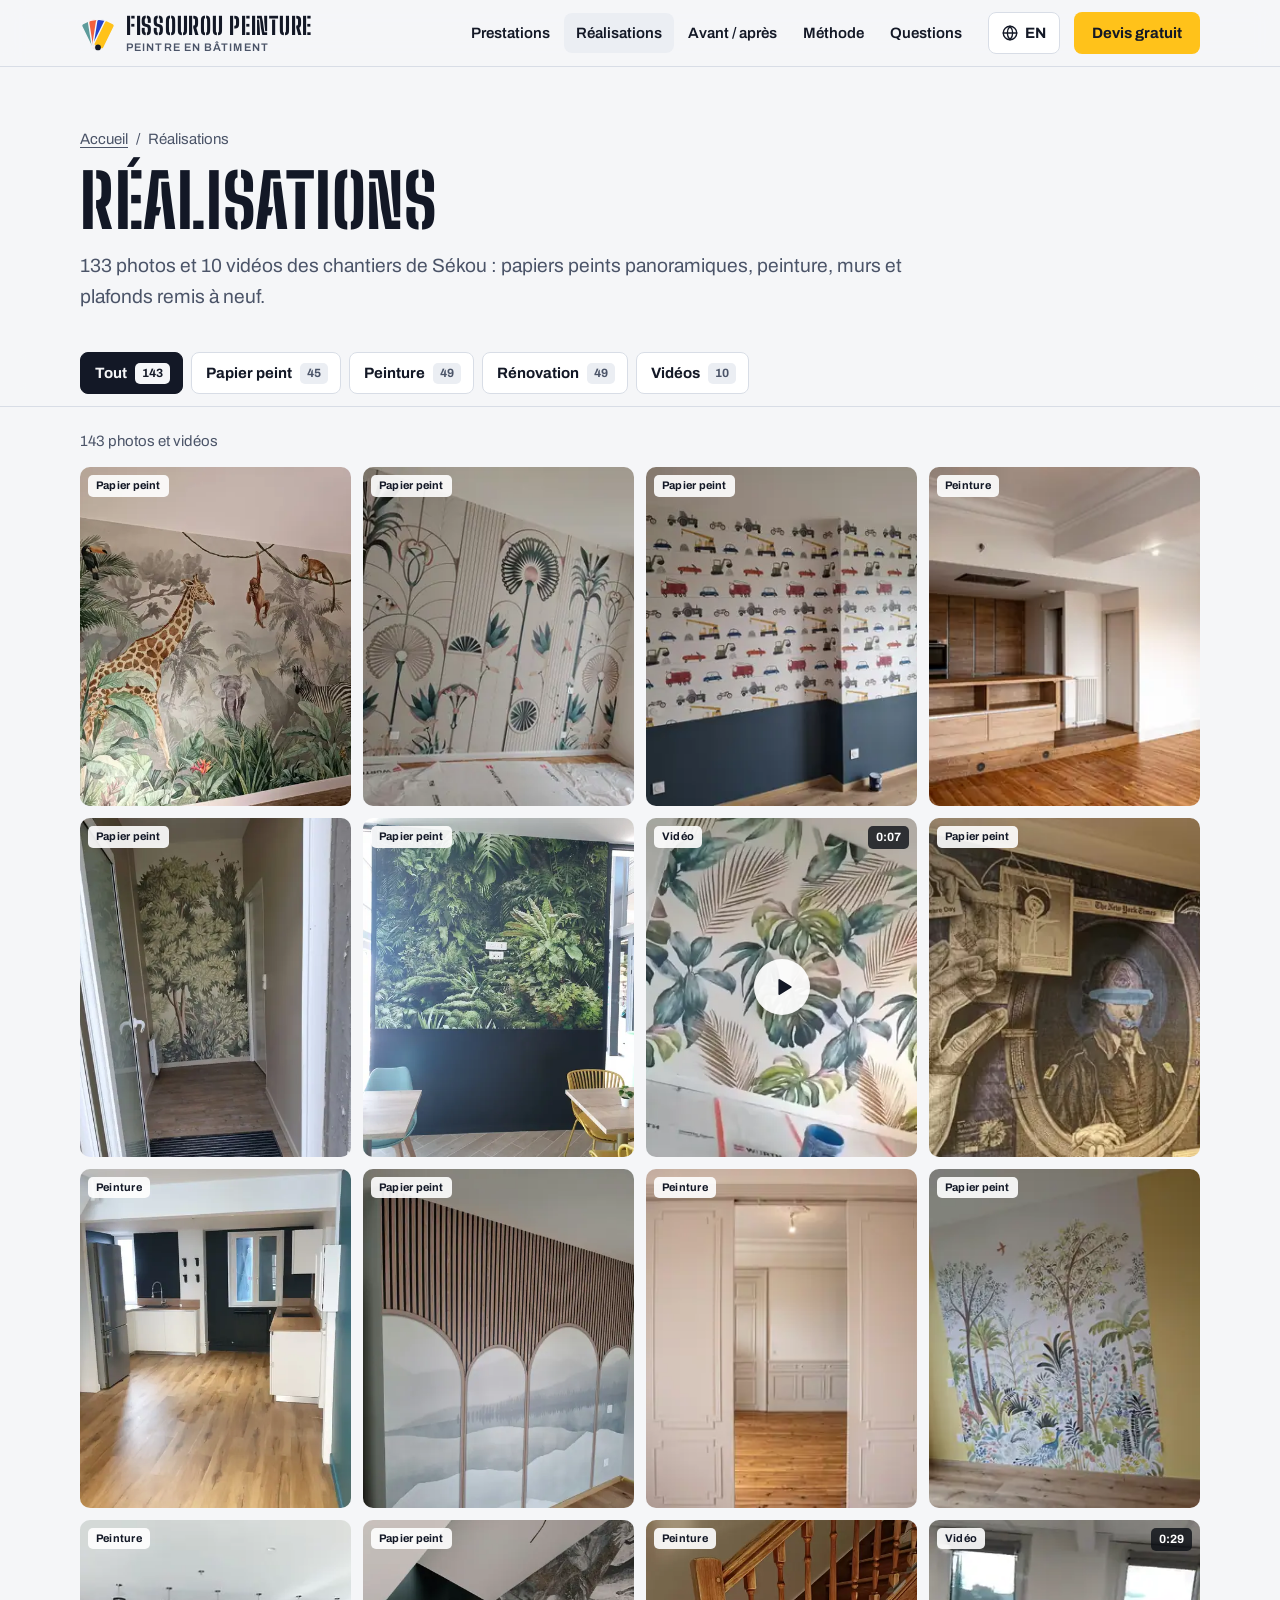
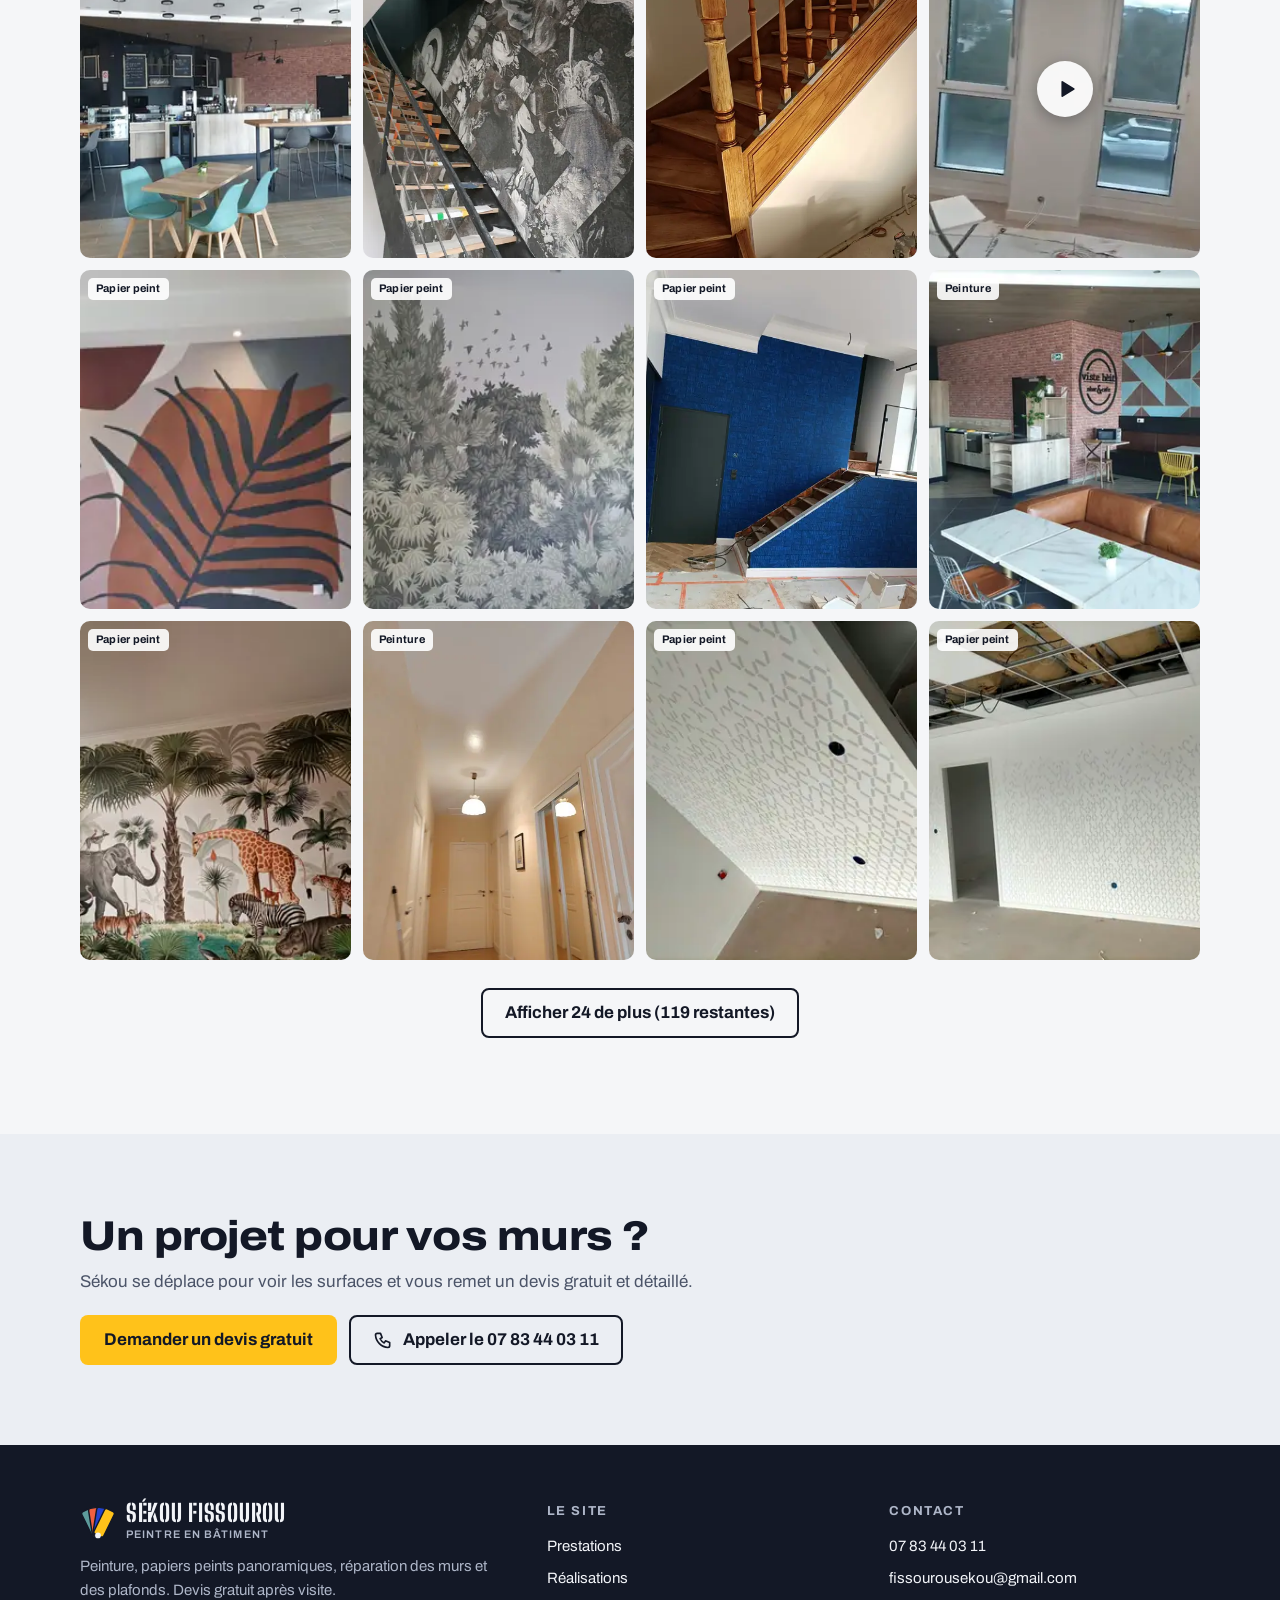
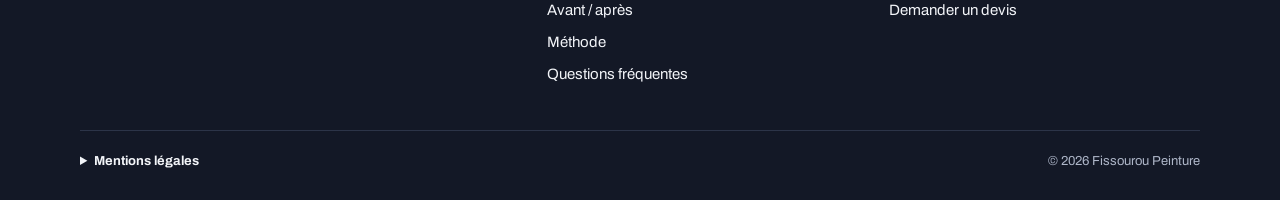
<file: realisations.html>
<!doctype html>
<html lang="fr">
<head>
  <meta charset="utf-8">
  <meta name="viewport" content="width=device-width, initial-scale=1, viewport-fit=cover">
  <!--
    GALERIE DES RÉALISATIONS
    Chaque photo ou vidéo est un bloc <li class="tuile"> dans la liste id="grille-galerie".
    - data-cat : la catégorie utilisée par les filtres (papier-peint, peinture ou renovation)
    - data-legende : le texte affiché sous la photo agrandie
    Les nombres affichés sur les filtres se calculent tout seuls.
    Pour ajouter une photo : mets le fichier dans medias/photos/ puis copie le modèle placé
    juste avant la liste (une seule taille d'image suffit).
    La même galerie existe en anglais dans en/realisations.html : ajoute aussi la photo là-bas,
    avec une légende en anglais et des chemins qui commencent par ../ (ex. ../medias/photos/).
  -->
  <title>Réalisations · Fissourou Peinture, peintre en bâtiment</title>
  <meta name="description" content="133 photos et 10 vidéos de chantiers : papiers peints panoramiques, peinture intérieure, rénovation de murs et de plafonds.">
  <meta name="color-scheme" content="only light">
  <meta name="theme-color" content="#F5F6F8">
  <meta property="og:type" content="website">
  <meta property="og:locale" content="fr_FR">
  <meta property="og:locale:alternate" content="en_GB">
  <meta property="og:title" content="Réalisations · Fissourou Peinture, peintre en bâtiment">
  <meta property="og:description" content="133 photos et 10 vidéos de chantiers : papiers peints panoramiques, peinture intérieure, rénovation de murs et de plafonds.">
  <meta property="og:url" content="https://sekou-fissourou.pages.dev/realisations">
  <meta property="og:image" content="https://sekou-fissourou.pages.dev/medias/partage.jpg">
  <link rel="canonical" href="https://sekou-fissourou.pages.dev/realisations">
  <link rel="alternate" hreflang="fr" href="https://sekou-fissourou.pages.dev/realisations">
  <link rel="alternate" hreflang="en" href="https://sekou-fissourou.pages.dev/en/realisations">
  <link rel="alternate" hreflang="x-default" href="https://sekou-fissourou.pages.dev/realisations">
  <link rel="icon" href="images/favicon.svg" type="image/svg+xml">
  <link rel="preload" href="fonts/archivo-latin-standard-normal.woff2" as="font" type="font/woff2" crossorigin>
  <link rel="preload" href="fonts/big-shoulders-stencil-display-latin-800-normal.woff2" as="font" type="font/woff2" crossorigin>
  <link rel="stylesheet" href="css/style.css">
</head>
<body>

<header class="entete">
  <div class="enveloppe entete-in">
    <a class="marque" href="index.html" aria-label="Fissourou Peinture, peintre en bâtiment : accueil">
      <svg class="marque-logo" viewBox="0 0 40 40" aria-hidden="true">
        <g transform="translate(20 36)">
          <rect class="logo-lame" x="-6" y="-31" width="12" height="31" rx="2.5" fill="#5D9B9B" transform="rotate(-26)"/>
          <rect class="logo-lame" x="-6" y="-31" width="12" height="31" rx="2.5" fill="#F0603F" transform="rotate(-9)"/>
          <rect class="logo-lame" x="-6" y="-31" width="12" height="31" rx="2.5" fill="#2443CC" transform="rotate(9)"/>
          <rect class="logo-lame" x="-6" y="-31" width="12" height="31" rx="2.5" fill="#FFC21A" transform="rotate(26)"/>
          <circle class="logo-rivet" r="3.2"/>
        </g>
      </svg>
      <span class="marque-texte"><span class="marque-nom">Fissourou Peinture</span><span class="marque-metier">Peintre en bâtiment</span></span>
    </a>
    <nav class="nav" id="nav" aria-label="Navigation principale">
      <a href="index.html#prestations">Prestations</a>
      <a href="realisations.html" aria-current="page">Réalisations</a>
      <a href="index.html#avant-apres">Avant / après</a>
      <a href="index.html#methode">Méthode</a>
      <a href="index.html#questions">Questions</a>
    </nav>
    <a class="langue" href="en/realisations.html" hreflang="en" lang="en" aria-label="EN, English version" title="English version"><svg viewBox="0 0 24 24" fill="none" stroke="currentColor" stroke-width="1.8" stroke-linecap="round" aria-hidden="true"><circle cx="12" cy="12" r="9"/><path d="M3 12h18M12 3c2.4 2.6 3.6 5.6 3.6 9s-1.2 6.4-3.6 9M12 3c-2.4 2.6-3.6 5.6-3.6 9s1.2 6.4 3.6 9"/></svg><span>EN</span></a>
    <a class="btn btn-jaune btn-petit btn-devis" href="index.html#devis">Devis gratuit</a>
    <button class="nav-bouton" type="button" aria-expanded="false" aria-controls="nav">
      <svg viewBox="0 0 24 24" fill="none" stroke="currentColor" stroke-width="2" stroke-linecap="round" aria-hidden="true"><path d="M4 7h16M4 12h16M4 17h16"/></svg>
      Menu
    </button>
  </div>
</header>

<main id="contenu">

<section class="page-tete" aria-labelledby="titre-page">
  <div class="enveloppe">
    <nav class="fil" aria-label="Fil d'Ariane"><a href="index.html">Accueil</a><span aria-hidden="true">/</span><span aria-current="page">Réalisations</span></nav>
    <h1 class="page-titre" id="titre-page">Réalisations</h1>
    <p class="page-intro">133 photos et 10 vidéos des chantiers de Sékou&nbsp;: papiers peints panoramiques, peinture, murs et plafonds remis à neuf.</p>
  </div>
</section>

<div class="filtres-barre">
  <div class="enveloppe">
    <div class="filtres" role="group" aria-label="Filtrer les réalisations">
        <button type="button" class="filtre" data-filtre="tout" aria-pressed="true">Tout <span class="filtre-nombre">143</span></button>
        <button type="button" class="filtre" data-filtre="papier-peint" aria-pressed="false">Papier peint <span class="filtre-nombre">45</span></button>
        <button type="button" class="filtre" data-filtre="peinture" aria-pressed="false">Peinture <span class="filtre-nombre">49</span></button>
        <button type="button" class="filtre" data-filtre="renovation" aria-pressed="false">Rénovation <span class="filtre-nombre">49</span></button>
        <button type="button" class="filtre" data-filtre="video" aria-pressed="false">Vidéos <span class="filtre-nombre">10</span></button>
    </div>
  </div>
</div>

<section class="section-galerie" aria-label="Photos et vidéos">
  <div class="enveloppe">
    <p class="galerie-statut" id="galerie-statut" aria-live="polite">133 photos et 10 vidéos</p>
      <!--
        MODÈLE POUR AJOUTER UNE PHOTO : copie ce bloc dans la liste ci-dessous et remplace le nom du fichier,
        la catégorie (papier-peint, peinture ou renovation) et la légende.

        <li class="tuile" data-cat="peinture" data-type="photo">
          <a class="tuile-lien" href="medias/photos/ma-photo.jpg" data-galerie="galerie" data-legende="Salon repeint en blanc">
            <img src="medias/photos/ma-photo.jpg" alt="Salon repeint en blanc" loading="lazy">
            <span class="tuile-cat">Peinture</span>
            <span class="tuile-legende">Salon repeint en blanc</span>
          </a>
        </li>
      -->
    <ul class="grille-galerie" id="grille-galerie">
        <li class="tuile" data-cat="papier-peint" data-type="photo">
          <a class="tuile-lien" href="medias/photos/p057-l.webp" data-galerie="galerie" data-legende="Panoramique jungle, pose terminée" data-largeur="1396" data-hauteur="1600">
            <img src="medias/photos/p057-m.webp" srcset="medias/photos/p057-s.webp 480w, medias/photos/p057-m.webp 960w" sizes="(min-width: 1240px) 280px, (min-width: 1000px) 23vw, (min-width: 640px) 31vw, 48vw" width="960" height="1101" alt="Panoramique jungle, pose terminée" loading="eager" decoding="async">
            <span class="tuile-cat">Papier peint</span>
            <span class="tuile-legende">Panoramique jungle, pose terminée</span>
          </a>
        </li>
        <li class="tuile" data-cat="papier-peint" data-type="photo">
          <a class="tuile-lien" href="medias/photos/p024-l.webp" data-galerie="galerie" data-legende="Panoramique art déco aux palmiers" data-largeur="1600" data-hauteur="1200">
            <img src="medias/photos/p024-m.webp" srcset="medias/photos/p024-s.webp 480w, medias/photos/p024-m.webp 960w" sizes="(min-width: 1240px) 280px, (min-width: 1000px) 23vw, (min-width: 640px) 31vw, 48vw" width="960" height="720" alt="Panoramique art déco aux palmiers" loading="eager" decoding="async">
            <span class="tuile-cat">Papier peint</span>
            <span class="tuile-legende">Panoramique art déco aux palmiers</span>
          </a>
        </li>
        <li class="tuile" data-cat="papier-peint" data-type="photo">
          <a class="tuile-lien" href="medias/photos/p042-l.webp" data-galerie="galerie" data-legende="Chambre d&#x27;enfant : papier peint voitures et soubassement bleu nuit" data-largeur="1600" data-hauteur="1200">
            <img src="medias/photos/p042-m.webp" srcset="medias/photos/p042-s.webp 480w, medias/photos/p042-m.webp 960w" sizes="(min-width: 1240px) 280px, (min-width: 1000px) 23vw, (min-width: 640px) 31vw, 48vw" width="960" height="720" alt="Chambre d&#x27;enfant : papier peint voitures et soubassement bleu nuit" loading="eager" decoding="async">
            <span class="tuile-cat">Papier peint</span>
            <span class="tuile-legende">Chambre d&#x27;enfant : papier peint voitures et soubassement bleu nuit</span>
          </a>
        </li>
        <li class="tuile" data-cat="peinture" data-type="photo">
          <a class="tuile-lien" href="medias/photos/p013-l.webp" data-galerie="galerie" data-legende="Pièce de vie à moulures, murs et plafond en blanc" data-largeur="1600" data-hauteur="1066">
            <img src="medias/photos/p013-m.webp" srcset="medias/photos/p013-s.webp 480w, medias/photos/p013-m.webp 960w" sizes="(min-width: 1240px) 280px, (min-width: 1000px) 23vw, (min-width: 640px) 31vw, 48vw" width="960" height="640" alt="Pièce de vie à moulures, murs et plafond en blanc" loading="eager" decoding="async">
            <span class="tuile-cat">Peinture</span>
            <span class="tuile-legende">Pièce de vie à moulures, murs et plafond en blanc</span>
          </a>
        </li>
        <li class="tuile" data-cat="papier-peint" data-type="photo">
          <a class="tuile-lien" href="medias/photos/p034-l.webp" data-galerie="galerie" data-legende="Panoramique forêt dans une entrée" data-largeur="1396" data-hauteur="1600">
            <img src="medias/photos/p034-m.webp" srcset="medias/photos/p034-s.webp 480w, medias/photos/p034-m.webp 960w" sizes="(min-width: 1240px) 280px, (min-width: 1000px) 23vw, (min-width: 640px) 31vw, 48vw" width="960" height="1101" alt="Panoramique forêt dans une entrée" loading="eager" decoding="async">
            <span class="tuile-cat">Papier peint</span>
            <span class="tuile-legende">Panoramique forêt dans une entrée</span>
          </a>
        </li>
        <li class="tuile" data-cat="papier-peint" data-type="photo">
          <a class="tuile-lien" href="medias/photos/p016-l.webp" data-galerie="galerie" data-legende="Papier peint jardin vertical au-dessus d&#x27;un soubassement bleu nuit" data-largeur="1200" data-hauteur="1600">
            <img src="medias/photos/p016-m.webp" srcset="medias/photos/p016-s.webp 480w, medias/photos/p016-m.webp 960w" sizes="(min-width: 1240px) 280px, (min-width: 1000px) 23vw, (min-width: 640px) 31vw, 48vw" width="960" height="1280" alt="Papier peint jardin vertical au-dessus d&#x27;un soubassement bleu nuit" loading="eager" decoding="async">
            <span class="tuile-cat">Papier peint</span>
            <span class="tuile-legende">Papier peint jardin vertical au-dessus d&#x27;un soubassement bleu nuit</span>
          </a>
        </li>
        <li class="tuile" data-cat="papier-peint" data-type="video">
          <a class="tuile-lien" href="medias/videos/v009.mp4" data-galerie="galerie" data-type="video" data-affiche="medias/videos/v009-affiche.webp" data-legende="Pose d&#x27;un papier peint feuillage tropical" data-largeur="576" data-hauteur="1280">
            <img src="medias/videos/v009-vignette.webp" srcset="medias/videos/v009-vignette.webp 360w, medias/videos/v009-affiche.webp 576w" sizes="(min-width: 1240px) 280px, (min-width: 1000px) 23vw, (min-width: 640px) 31vw, 48vw" width="360" height="800" alt="Vidéo : Pose d&#x27;un papier peint feuillage tropical" loading="lazy" decoding="async">
            <span class="tuile-cat">Vidéo</span><span class="lecture" aria-hidden="true"><svg viewBox="0 0 24 24" fill="currentColor"><path d="M7 4.5v15a1 1 0 0 0 1.5.86l12.4-7.5a1 1 0 0 0 0-1.72L8.5 3.64A1 1 0 0 0 7 4.5Z"/></svg></span><span class="duree">0:07</span>
            <span class="tuile-legende">Pose d&#x27;un papier peint feuillage tropical</span>
          </a>
        </li>
        <li class="tuile" data-cat="papier-peint" data-type="photo">
          <a class="tuile-lien" href="medias/photos/p053-l.webp" data-galerie="galerie" data-legende="Fresque murale illustrée, pose terminée" data-largeur="1600" data-hauteur="1032">
            <img src="medias/photos/p053-m.webp" srcset="medias/photos/p053-s.webp 480w, medias/photos/p053-m.webp 960w" sizes="(min-width: 1240px) 280px, (min-width: 1000px) 23vw, (min-width: 640px) 31vw, 48vw" width="960" height="619" alt="Fresque murale illustrée, pose terminée" loading="eager" decoding="async">
            <span class="tuile-cat">Papier peint</span>
            <span class="tuile-legende">Fresque murale illustrée, pose terminée</span>
          </a>
        </li>
        <li class="tuile" data-cat="peinture" data-type="photo">
          <a class="tuile-lien" href="medias/photos/p015-l.webp" data-galerie="galerie" data-legende="Appartement : murs bleu canard et bleu nuit" data-largeur="980" data-hauteur="1600">
            <img src="medias/photos/p015-m.webp" srcset="medias/photos/p015-s.webp 480w, medias/photos/p015-m.webp 960w" sizes="(min-width: 1240px) 280px, (min-width: 1000px) 23vw, (min-width: 640px) 31vw, 48vw" width="960" height="1567" alt="Appartement : murs bleu canard et bleu nuit" loading="lazy" decoding="async">
            <span class="tuile-cat">Peinture</span>
            <span class="tuile-legende">Appartement : murs bleu canard et bleu nuit</span>
          </a>
        </li>
        <li class="tuile" data-cat="papier-peint" data-type="photo">
          <a class="tuile-lien" href="medias/photos/p038-l.webp" data-galerie="galerie" data-legende="Panoramique à arches sous un habillage de tasseaux bois" data-largeur="1396" data-hauteur="1600">
            <img src="medias/photos/p038-m.webp" srcset="medias/photos/p038-s.webp 480w, medias/photos/p038-m.webp 960w" sizes="(min-width: 1240px) 280px, (min-width: 1000px) 23vw, (min-width: 640px) 31vw, 48vw" width="960" height="1101" alt="Panoramique à arches sous un habillage de tasseaux bois" loading="lazy" decoding="async">
            <span class="tuile-cat">Papier peint</span>
            <span class="tuile-legende">Panoramique à arches sous un habillage de tasseaux bois</span>
          </a>
        </li>
        <li class="tuile" data-cat="peinture" data-type="photo">
          <a class="tuile-lien" href="medias/photos/p014-l.webp" data-galerie="galerie" data-legende="Portes doubles et boiseries moulurées repeintes" data-largeur="1600" data-hauteur="1066">
            <img src="medias/photos/p014-m.webp" srcset="medias/photos/p014-s.webp 480w, medias/photos/p014-m.webp 960w" sizes="(min-width: 1240px) 280px, (min-width: 1000px) 23vw, (min-width: 640px) 31vw, 48vw" width="960" height="640" alt="Portes doubles et boiseries moulurées repeintes" loading="lazy" decoding="async">
            <span class="tuile-cat">Peinture</span>
            <span class="tuile-legende">Portes doubles et boiseries moulurées repeintes</span>
          </a>
        </li>
        <li class="tuile" data-cat="papier-peint" data-type="photo">
          <a class="tuile-lien" href="medias/photos/p044-l.webp" data-galerie="galerie" data-legende="Panoramique jungle colorée, vue d&#x27;ensemble" data-largeur="1600" data-hauteur="1200">
            <img src="medias/photos/p044-m.webp" srcset="medias/photos/p044-s.webp 480w, medias/photos/p044-m.webp 960w" sizes="(min-width: 1240px) 280px, (min-width: 1000px) 23vw, (min-width: 640px) 31vw, 48vw" width="960" height="720" alt="Panoramique jungle colorée, vue d&#x27;ensemble" loading="lazy" decoding="async">
            <span class="tuile-cat">Papier peint</span>
            <span class="tuile-legende">Panoramique jungle colorée, vue d&#x27;ensemble</span>
          </a>
        </li>
        <li class="tuile" data-cat="peinture" data-type="photo">
          <a class="tuile-lien" href="medias/photos/p019-l.webp" data-galerie="galerie" data-legende="Espace de restauration, vue d&#x27;ensemble" data-largeur="1600" data-hauteur="1200">
            <img src="medias/photos/p019-m.webp" srcset="medias/photos/p019-s.webp 480w, medias/photos/p019-m.webp 960w" sizes="(min-width: 1240px) 280px, (min-width: 1000px) 23vw, (min-width: 640px) 31vw, 48vw" width="960" height="720" alt="Espace de restauration, vue d&#x27;ensemble" loading="lazy" decoding="async">
            <span class="tuile-cat">Peinture</span>
            <span class="tuile-legende">Espace de restauration, vue d&#x27;ensemble</span>
          </a>
        </li>
        <li class="tuile" data-cat="papier-peint" data-type="photo">
          <a class="tuile-lien" href="medias/photos/p046-l.webp" data-galerie="galerie" data-legende="Montée d&#x27;escalier habillée d&#x27;un panoramique noir et blanc" data-largeur="1396" data-hauteur="1600">
            <img src="medias/photos/p046-m.webp" srcset="medias/photos/p046-s.webp 480w, medias/photos/p046-m.webp 960w" sizes="(min-width: 1240px) 280px, (min-width: 1000px) 23vw, (min-width: 640px) 31vw, 48vw" width="960" height="1101" alt="Montée d&#x27;escalier habillée d&#x27;un panoramique noir et blanc" loading="lazy" decoding="async">
            <span class="tuile-cat">Papier peint</span>
            <span class="tuile-legende">Montée d&#x27;escalier habillée d&#x27;un panoramique noir et blanc</span>
          </a>
        </li>
        <li class="tuile" data-cat="peinture" data-type="photo">
          <a class="tuile-lien" href="medias/photos/p160-l.webp" data-galerie="galerie" data-legende="Escalier en bois vernis" data-largeur="1200" data-hauteur="1600">
            <img src="medias/photos/p160-m.webp" srcset="medias/photos/p160-s.webp 480w, medias/photos/p160-m.webp 960w" sizes="(min-width: 1240px) 280px, (min-width: 1000px) 23vw, (min-width: 640px) 31vw, 48vw" width="960" height="1280" alt="Escalier en bois vernis" loading="lazy" decoding="async">
            <span class="tuile-cat">Peinture</span>
            <span class="tuile-legende">Escalier en bois vernis</span>
          </a>
        </li>
        <li class="tuile" data-cat="papier-peint" data-type="video">
          <a class="tuile-lien" href="medias/videos/v003.mp4" data-galerie="galerie" data-type="video" data-affiche="medias/videos/v003-affiche.webp" data-legende="Bureaux : pose d&#x27;un revêtement mural à motifs" data-largeur="390" data-hauteur="850">
            <img src="medias/videos/v003-vignette.webp" srcset="medias/videos/v003-vignette.webp 360w, medias/videos/v003-affiche.webp 390w" sizes="(min-width: 1240px) 280px, (min-width: 1000px) 23vw, (min-width: 640px) 31vw, 48vw" width="360" height="785" alt="Vidéo : Bureaux : pose d&#x27;un revêtement mural à motifs" loading="lazy" decoding="async">
            <span class="tuile-cat">Vidéo</span><span class="lecture" aria-hidden="true"><svg viewBox="0 0 24 24" fill="currentColor"><path d="M7 4.5v15a1 1 0 0 0 1.5.86l12.4-7.5a1 1 0 0 0 0-1.72L8.5 3.64A1 1 0 0 0 7 4.5Z"/></svg></span><span class="duree">0:29</span>
            <span class="tuile-legende">Bureaux : pose d&#x27;un revêtement mural à motifs</span>
          </a>
        </li>
        <li class="tuile" data-cat="papier-peint" data-type="photo">
          <a class="tuile-lien" href="medias/photos/p029-l.webp" data-galerie="galerie" data-legende="Papier peint grandes feuilles terracotta et bleu nuit" data-largeur="1600" data-hauteur="774">
            <img src="medias/photos/p029-m.webp" srcset="medias/photos/p029-s.webp 480w, medias/photos/p029-m.webp 960w" sizes="(min-width: 1240px) 280px, (min-width: 1000px) 23vw, (min-width: 640px) 31vw, 48vw" width="960" height="465" alt="Papier peint grandes feuilles terracotta et bleu nuit" loading="lazy" decoding="async">
            <span class="tuile-cat">Papier peint</span>
            <span class="tuile-legende">Papier peint grandes feuilles terracotta et bleu nuit</span>
          </a>
        </li>
        <li class="tuile" data-cat="papier-peint" data-type="photo">
          <a class="tuile-lien" href="medias/photos/p036-l.webp" data-galerie="galerie" data-legende="Panoramique forêt sur un grand mur" data-largeur="1600" data-hauteur="1032">
            <img src="medias/photos/p036-m.webp" srcset="medias/photos/p036-s.webp 480w, medias/photos/p036-m.webp 960w" sizes="(min-width: 1240px) 280px, (min-width: 1000px) 23vw, (min-width: 640px) 31vw, 48vw" width="960" height="619" alt="Panoramique forêt sur un grand mur" loading="lazy" decoding="async">
            <span class="tuile-cat">Papier peint</span>
            <span class="tuile-legende">Panoramique forêt sur un grand mur</span>
          </a>
        </li>
        <li class="tuile" data-cat="papier-peint" data-type="photo">
          <a class="tuile-lien" href="medias/photos/p048-l.webp" data-galerie="galerie" data-legende="Papier peint bleu profond dans une cage d&#x27;escalier" data-largeur="1396" data-hauteur="1600">
            <img src="medias/photos/p048-m.webp" srcset="medias/photos/p048-s.webp 480w, medias/photos/p048-m.webp 960w" sizes="(min-width: 1240px) 280px, (min-width: 1000px) 23vw, (min-width: 640px) 31vw, 48vw" width="960" height="1101" alt="Papier peint bleu profond dans une cage d&#x27;escalier" loading="lazy" decoding="async">
            <span class="tuile-cat">Papier peint</span>
            <span class="tuile-legende">Papier peint bleu profond dans une cage d&#x27;escalier</span>
          </a>
        </li>
        <li class="tuile" data-cat="peinture" data-type="photo">
          <a class="tuile-lien" href="medias/photos/p017-l.webp" data-galerie="galerie" data-legende="Espace de restauration : décor géométrique et murs peints" data-largeur="1600" data-hauteur="1200">
            <img src="medias/photos/p017-m.webp" srcset="medias/photos/p017-s.webp 480w, medias/photos/p017-m.webp 960w" sizes="(min-width: 1240px) 280px, (min-width: 1000px) 23vw, (min-width: 640px) 31vw, 48vw" width="960" height="720" alt="Espace de restauration : décor géométrique et murs peints" loading="lazy" decoding="async">
            <span class="tuile-cat">Peinture</span>
            <span class="tuile-legende">Espace de restauration : décor géométrique et murs peints</span>
          </a>
        </li>
        <li class="tuile" data-cat="papier-peint" data-type="photo">
          <a class="tuile-lien" href="medias/photos/p056-l.webp" data-galerie="galerie" data-legende="Panoramique jungle : éléphant et girafes" data-largeur="1600" data-hauteur="1032">
            <img src="medias/photos/p056-m.webp" srcset="medias/photos/p056-s.webp 480w, medias/photos/p056-m.webp 960w" sizes="(min-width: 1240px) 280px, (min-width: 1000px) 23vw, (min-width: 640px) 31vw, 48vw" width="960" height="619" alt="Panoramique jungle : éléphant et girafes" loading="lazy" decoding="async">
            <span class="tuile-cat">Papier peint</span>
            <span class="tuile-legende">Panoramique jungle : éléphant et girafes</span>
          </a>
        </li>
        <li class="tuile" data-cat="peinture" data-type="photo">
          <a class="tuile-lien" href="medias/photos/p075-l.webp" data-galerie="galerie" data-legende="Couloir repeint, portes et murs clairs" data-largeur="1200" data-hauteur="1600">
            <img src="medias/photos/p075-m.webp" srcset="medias/photos/p075-s.webp 480w, medias/photos/p075-m.webp 960w" sizes="(min-width: 1240px) 280px, (min-width: 1000px) 23vw, (min-width: 640px) 31vw, 48vw" width="960" height="1280" alt="Couloir repeint, portes et murs clairs" loading="lazy" decoding="async">
            <span class="tuile-cat">Peinture</span>
            <span class="tuile-legende">Couloir repeint, portes et murs clairs</span>
          </a>
        </li>
        <li class="tuile" data-cat="papier-peint" data-type="photo">
          <a class="tuile-lien" href="medias/photos/p021-l.webp" data-galerie="galerie" data-legende="Revêtement à motifs en relief" data-largeur="1600" data-hauteur="1200">
            <img src="medias/photos/p021-m.webp" srcset="medias/photos/p021-s.webp 480w, medias/photos/p021-m.webp 960w" sizes="(min-width: 1240px) 280px, (min-width: 1000px) 23vw, (min-width: 640px) 31vw, 48vw" width="960" height="720" alt="Revêtement à motifs en relief" loading="lazy" decoding="async">
            <span class="tuile-cat">Papier peint</span>
            <span class="tuile-legende">Revêtement à motifs en relief</span>
          </a>
        </li>
        <li class="tuile" data-cat="papier-peint" data-type="photo">
          <a class="tuile-lien" href="medias/photos/p022-l.webp" data-galerie="galerie" data-legende="Mur habillé d&#x27;un revêtement à motifs en relief" data-largeur="1600" data-hauteur="1200">
            <img src="medias/photos/p022-m.webp" srcset="medias/photos/p022-s.webp 480w, medias/photos/p022-m.webp 960w" sizes="(min-width: 1240px) 280px, (min-width: 1000px) 23vw, (min-width: 640px) 31vw, 48vw" width="960" height="720" alt="Mur habillé d&#x27;un revêtement à motifs en relief" loading="lazy" decoding="async">
            <span class="tuile-cat">Papier peint</span>
            <span class="tuile-legende">Mur habillé d&#x27;un revêtement à motifs en relief</span>
          </a>
        </li>
        <li class="tuile" data-cat="peinture" data-type="video">
          <a class="tuile-lien" href="medias/videos/v178.mp4" data-galerie="galerie" data-type="video" data-affiche="medias/videos/v178-affiche.webp" data-legende="Maison terminée : pièce de vie lumineuse" data-largeur="478" data-hauteur="850">
            <img src="medias/videos/v178-vignette.webp" srcset="medias/videos/v178-vignette.webp 360w, medias/videos/v178-affiche.webp 478w" sizes="(min-width: 1240px) 280px, (min-width: 1000px) 23vw, (min-width: 640px) 31vw, 48vw" width="360" height="640" alt="Vidéo : Maison terminée : pièce de vie lumineuse" loading="lazy" decoding="async">
            <span class="tuile-cat">Vidéo</span><span class="lecture" aria-hidden="true"><svg viewBox="0 0 24 24" fill="currentColor"><path d="M7 4.5v15a1 1 0 0 0 1.5.86l12.4-7.5a1 1 0 0 0 0-1.72L8.5 3.64A1 1 0 0 0 7 4.5Z"/></svg></span><span class="duree">0:57</span>
            <span class="tuile-legende">Maison terminée : pièce de vie lumineuse</span>
          </a>
        </li>
        <li class="tuile" data-cat="papier-peint" data-type="photo">
          <a class="tuile-lien" href="medias/photos/p025-l.webp" data-galerie="galerie" data-legende="Panoramique art déco : détail des motifs" data-largeur="1200" data-hauteur="1600">
            <img src="medias/photos/p025-m.webp" srcset="medias/photos/p025-s.webp 480w, medias/photos/p025-m.webp 960w" sizes="(min-width: 1240px) 280px, (min-width: 1000px) 23vw, (min-width: 640px) 31vw, 48vw" width="960" height="1280" alt="Panoramique art déco : détail des motifs" loading="lazy" decoding="async">
            <span class="tuile-cat">Papier peint</span>
            <span class="tuile-legende">Panoramique art déco : détail des motifs</span>
          </a>
        </li>
        <li class="tuile" data-cat="papier-peint" data-type="photo">
          <a class="tuile-lien" href="medias/photos/p026-l.webp" data-galerie="galerie" data-legende="Panoramique art déco, vue de face" data-largeur="1200" data-hauteur="1600">
            <img src="medias/photos/p026-m.webp" srcset="medias/photos/p026-s.webp 480w, medias/photos/p026-m.webp 960w" sizes="(min-width: 1240px) 280px, (min-width: 1000px) 23vw, (min-width: 640px) 31vw, 48vw" width="960" height="1280" alt="Panoramique art déco, vue de face" loading="lazy" decoding="async">
            <span class="tuile-cat">Papier peint</span>
            <span class="tuile-legende">Panoramique art déco, vue de face</span>
          </a>
        </li>
        <li class="tuile" data-cat="papier-peint" data-type="photo">
          <a class="tuile-lien" href="medias/photos/p027-l.webp" data-galerie="galerie" data-legende="Pose du panoramique art déco, escabeau en place" data-largeur="1200" data-hauteur="1600">
            <img src="medias/photos/p027-m.webp" srcset="medias/photos/p027-s.webp 480w, medias/photos/p027-m.webp 960w" sizes="(min-width: 1240px) 280px, (min-width: 1000px) 23vw, (min-width: 640px) 31vw, 48vw" width="960" height="1280" alt="Pose du panoramique art déco, escabeau en place" loading="lazy" decoding="async">
            <span class="tuile-cat">Papier peint</span>
            <span class="tuile-legende">Pose du panoramique art déco, escabeau en place</span>
          </a>
        </li>
        <li class="tuile" data-cat="papier-peint" data-type="photo">
          <a class="tuile-lien" href="medias/photos/p028-l.webp" data-galerie="galerie" data-legende="Panoramique art déco : vue en biais" data-largeur="1200" data-hauteur="1600">
            <img src="medias/photos/p028-m.webp" srcset="medias/photos/p028-s.webp 480w, medias/photos/p028-m.webp 960w" sizes="(min-width: 1240px) 280px, (min-width: 1000px) 23vw, (min-width: 640px) 31vw, 48vw" width="960" height="1280" alt="Panoramique art déco : vue en biais" loading="lazy" decoding="async">
            <span class="tuile-cat">Papier peint</span>
            <span class="tuile-legende">Panoramique art déco : vue en biais</span>
          </a>
        </li>
        <li class="tuile" data-cat="papier-peint" data-type="photo">
          <a class="tuile-lien" href="medias/photos/p030-l.webp" data-galerie="galerie" data-legende="Grandes feuilles terracotta : fin de chantier" data-largeur="1047" data-hauteur="1600">
            <img src="medias/photos/p030-m.webp" srcset="medias/photos/p030-s.webp 480w, medias/photos/p030-m.webp 960w" sizes="(min-width: 1240px) 280px, (min-width: 1000px) 23vw, (min-width: 640px) 31vw, 48vw" width="960" height="1468" alt="Grandes feuilles terracotta : fin de chantier" loading="lazy" decoding="async">
            <span class="tuile-cat">Papier peint</span>
            <span class="tuile-legende">Grandes feuilles terracotta : fin de chantier</span>
          </a>
        </li>
        <li class="tuile" data-cat="papier-peint" data-type="photo">
          <a class="tuile-lien" href="medias/photos/p031-l.webp" data-galerie="galerie" data-legende="Papier peint à motifs bleus dans une pièce en travaux" data-largeur="1047" data-hauteur="1600">
            <img src="medias/photos/p031-m.webp" srcset="medias/photos/p031-s.webp 480w, medias/photos/p031-m.webp 960w" sizes="(min-width: 1240px) 280px, (min-width: 1000px) 23vw, (min-width: 640px) 31vw, 48vw" width="960" height="1468" alt="Papier peint à motifs bleus dans une pièce en travaux" loading="lazy" decoding="async">
            <span class="tuile-cat">Papier peint</span>
            <span class="tuile-legende">Papier peint à motifs bleus dans une pièce en travaux</span>
          </a>
        </li>
        <li class="tuile" data-cat="papier-peint" data-type="photo">
          <a class="tuile-lien" href="medias/photos/p032-l.webp" data-galerie="galerie" data-legende="Pose du papier peint à motifs bleus, sol protégé" data-largeur="1047" data-hauteur="1600">
            <img src="medias/photos/p032-m.webp" srcset="medias/photos/p032-s.webp 480w, medias/photos/p032-m.webp 960w" sizes="(min-width: 1240px) 280px, (min-width: 1000px) 23vw, (min-width: 640px) 31vw, 48vw" width="960" height="1468" alt="Pose du papier peint à motifs bleus, sol protégé" loading="lazy" decoding="async">
            <span class="tuile-cat">Papier peint</span>
            <span class="tuile-legende">Pose du papier peint à motifs bleus, sol protégé</span>
          </a>
        </li>
        <li class="tuile" data-cat="papier-peint" data-type="photo">
          <a class="tuile-lien" href="medias/photos/p033-l.webp" data-galerie="galerie" data-legende="Papier peint à motifs bleus derrière une ossature bois" data-largeur="1047" data-hauteur="1600">
            <img src="medias/photos/p033-m.webp" srcset="medias/photos/p033-s.webp 480w, medias/photos/p033-m.webp 960w" sizes="(min-width: 1240px) 280px, (min-width: 1000px) 23vw, (min-width: 640px) 31vw, 48vw" width="960" height="1468" alt="Papier peint à motifs bleus derrière une ossature bois" loading="lazy" decoding="async">
            <span class="tuile-cat">Papier peint</span>
            <span class="tuile-legende">Papier peint à motifs bleus derrière une ossature bois</span>
          </a>
        </li>
        <li class="tuile" data-cat="peinture" data-type="video">
          <a class="tuile-lien" href="medias/videos/v171.mp4" data-galerie="galerie" data-type="video" data-affiche="medias/videos/v171-affiche.webp" data-legende="Appartement terminé : entrée et couloirs" data-largeur="478" data-hauteur="850">
            <img src="medias/videos/v171-vignette.webp" srcset="medias/videos/v171-vignette.webp 360w, medias/videos/v171-affiche.webp 478w" sizes="(min-width: 1240px) 280px, (min-width: 1000px) 23vw, (min-width: 640px) 31vw, 48vw" width="360" height="640" alt="Vidéo : Appartement terminé : entrée et couloirs" loading="lazy" decoding="async">
            <span class="tuile-cat">Vidéo</span><span class="lecture" aria-hidden="true"><svg viewBox="0 0 24 24" fill="currentColor"><path d="M7 4.5v15a1 1 0 0 0 1.5.86l12.4-7.5a1 1 0 0 0 0-1.72L8.5 3.64A1 1 0 0 0 7 4.5Z"/></svg></span><span class="duree">0:38</span>
            <span class="tuile-legende">Appartement terminé : entrée et couloirs</span>
          </a>
        </li>
        <li class="tuile" data-cat="papier-peint" data-type="photo">
          <a class="tuile-lien" href="medias/photos/p035-l.webp" data-galerie="galerie" data-legende="Panoramique forêt, vue depuis la porte" data-largeur="1396" data-hauteur="1600">
            <img src="medias/photos/p035-m.webp" srcset="medias/photos/p035-s.webp 480w, medias/photos/p035-m.webp 960w" sizes="(min-width: 1240px) 280px, (min-width: 1000px) 23vw, (min-width: 640px) 31vw, 48vw" width="960" height="1101" alt="Panoramique forêt, vue depuis la porte" loading="lazy" decoding="async">
            <span class="tuile-cat">Papier peint</span>
            <span class="tuile-legende">Panoramique forêt, vue depuis la porte</span>
          </a>
        </li>
        <li class="tuile" data-cat="papier-peint" data-type="photo">
          <a class="tuile-lien" href="medias/photos/p037-l.webp" data-galerie="galerie" data-legende="Panoramique forêt : fin de pose" data-largeur="1396" data-hauteur="1600">
            <img src="medias/photos/p037-m.webp" srcset="medias/photos/p037-s.webp 480w, medias/photos/p037-m.webp 960w" sizes="(min-width: 1240px) 280px, (min-width: 1000px) 23vw, (min-width: 640px) 31vw, 48vw" width="960" height="1101" alt="Panoramique forêt : fin de pose" loading="lazy" decoding="async">
            <span class="tuile-cat">Papier peint</span>
            <span class="tuile-legende">Panoramique forêt : fin de pose</span>
          </a>
        </li>
        <li class="tuile" data-cat="papier-peint" data-type="photo">
          <a class="tuile-lien" href="medias/photos/p041-l.webp" data-galerie="galerie" data-legende="Lés du panoramique à arches étalés avant la pose" data-largeur="1396" data-hauteur="1600">
            <img src="medias/photos/p041-m.webp" srcset="medias/photos/p041-s.webp 480w, medias/photos/p041-m.webp 960w" sizes="(min-width: 1240px) 280px, (min-width: 1000px) 23vw, (min-width: 640px) 31vw, 48vw" width="960" height="1101" alt="Lés du panoramique à arches étalés avant la pose" loading="lazy" decoding="async">
            <span class="tuile-cat">Papier peint</span>
            <span class="tuile-legende">Lés du panoramique à arches étalés avant la pose</span>
          </a>
        </li>
        <li class="tuile" data-cat="papier-peint" data-type="photo">
          <a class="tuile-lien" href="medias/photos/p043-l.webp" data-galerie="galerie" data-legende="Panoramique jungle colorée entre deux murs jaunes" data-largeur="1200" data-hauteur="1600">
            <img src="medias/photos/p043-m.webp" srcset="medias/photos/p043-s.webp 480w, medias/photos/p043-m.webp 960w" sizes="(min-width: 1240px) 280px, (min-width: 1000px) 23vw, (min-width: 640px) 31vw, 48vw" width="960" height="1280" alt="Panoramique jungle colorée entre deux murs jaunes" loading="lazy" decoding="async">
            <span class="tuile-cat">Papier peint</span>
            <span class="tuile-legende">Panoramique jungle colorée entre deux murs jaunes</span>
          </a>
        </li>
        <li class="tuile" data-cat="papier-peint" data-type="photo">
          <a class="tuile-lien" href="medias/photos/p047-l.webp" data-galerie="galerie" data-legende="Panoramique noir et blanc sur toute la hauteur de l&#x27;escalier" data-largeur="1396" data-hauteur="1600">
            <img src="medias/photos/p047-m.webp" srcset="medias/photos/p047-s.webp 480w, medias/photos/p047-m.webp 960w" sizes="(min-width: 1240px) 280px, (min-width: 1000px) 23vw, (min-width: 640px) 31vw, 48vw" width="960" height="1101" alt="Panoramique noir et blanc sur toute la hauteur de l&#x27;escalier" loading="lazy" decoding="async">
            <span class="tuile-cat">Papier peint</span>
            <span class="tuile-legende">Panoramique noir et blanc sur toute la hauteur de l&#x27;escalier</span>
          </a>
        </li>
        <li class="tuile" data-cat="papier-peint" data-type="photo">
          <a class="tuile-lien" href="medias/photos/p049-l.webp" data-galerie="galerie" data-legende="Papier peint bleu profond : raccord des motifs" data-largeur="1396" data-hauteur="1600">
            <img src="medias/photos/p049-m.webp" srcset="medias/photos/p049-s.webp 480w, medias/photos/p049-m.webp 960w" sizes="(min-width: 1240px) 280px, (min-width: 1000px) 23vw, (min-width: 640px) 31vw, 48vw" width="960" height="1101" alt="Papier peint bleu profond : raccord des motifs" loading="lazy" decoding="async">
            <span class="tuile-cat">Papier peint</span>
            <span class="tuile-legende">Papier peint bleu profond : raccord des motifs</span>
          </a>
        </li>
        <li class="tuile" data-cat="papier-peint" data-type="photo">
          <a class="tuile-lien" href="medias/photos/p050-l.webp" data-galerie="galerie" data-legende="Pose du papier peint bleu autour d&#x27;une porte" data-largeur="1396" data-hauteur="1600">
            <img src="medias/photos/p050-m.webp" srcset="medias/photos/p050-s.webp 480w, medias/photos/p050-m.webp 960w" sizes="(min-width: 1240px) 280px, (min-width: 1000px) 23vw, (min-width: 640px) 31vw, 48vw" width="960" height="1101" alt="Pose du papier peint bleu autour d&#x27;une porte" loading="lazy" decoding="async">
            <span class="tuile-cat">Papier peint</span>
            <span class="tuile-legende">Pose du papier peint bleu autour d&#x27;une porte</span>
          </a>
        </li>
        <li class="tuile" data-cat="papier-peint" data-type="photo">
          <a class="tuile-lien" href="medias/photos/p051-l.webp" data-galerie="galerie" data-legende="Papier peint bleu : finitions autour de l&#x27;huisserie" data-largeur="1396" data-hauteur="1600">
            <img src="medias/photos/p051-m.webp" srcset="medias/photos/p051-s.webp 480w, medias/photos/p051-m.webp 960w" sizes="(min-width: 1240px) 280px, (min-width: 1000px) 23vw, (min-width: 640px) 31vw, 48vw" width="960" height="1101" alt="Papier peint bleu : finitions autour de l&#x27;huisserie" loading="lazy" decoding="async">
            <span class="tuile-cat">Papier peint</span>
            <span class="tuile-legende">Papier peint bleu : finitions autour de l&#x27;huisserie</span>
          </a>
        </li>
        <li class="tuile" data-cat="peinture" data-type="video">
          <a class="tuile-lien" href="medias/videos/v005.mp4" data-galerie="galerie" data-type="video" data-affiche="medias/videos/v005-affiche.webp" data-legende="Commerce : décor géométrique et espaces peints" data-largeur="390" data-hauteur="850">
            <img src="medias/videos/v005-vignette.webp" srcset="medias/videos/v005-vignette.webp 360w, medias/videos/v005-affiche.webp 390w" sizes="(min-width: 1240px) 280px, (min-width: 1000px) 23vw, (min-width: 640px) 31vw, 48vw" width="360" height="785" alt="Vidéo : Commerce : décor géométrique et espaces peints" loading="lazy" decoding="async">
            <span class="tuile-cat">Vidéo</span><span class="lecture" aria-hidden="true"><svg viewBox="0 0 24 24" fill="currentColor"><path d="M7 4.5v15a1 1 0 0 0 1.5.86l12.4-7.5a1 1 0 0 0 0-1.72L8.5 3.64A1 1 0 0 0 7 4.5Z"/></svg></span><span class="duree">0:59</span>
            <span class="tuile-legende">Commerce : décor géométrique et espaces peints</span>
          </a>
        </li>
        <li class="tuile" data-cat="papier-peint" data-type="photo">
          <a class="tuile-lien" href="medias/photos/p052-l.webp" data-galerie="galerie" data-legende="Fresque murale illustrée en cours de pose" data-largeur="1396" data-hauteur="1600">
            <img src="medias/photos/p052-m.webp" srcset="medias/photos/p052-s.webp 480w, medias/photos/p052-m.webp 960w" sizes="(min-width: 1240px) 280px, (min-width: 1000px) 23vw, (min-width: 640px) 31vw, 48vw" width="960" height="1101" alt="Fresque murale illustrée en cours de pose" loading="lazy" decoding="async">
            <span class="tuile-cat">Papier peint</span>
            <span class="tuile-legende">Fresque murale illustrée en cours de pose</span>
          </a>
        </li>
        <li class="tuile" data-cat="papier-peint" data-type="photo">
          <a class="tuile-lien" href="medias/photos/p054-l.webp" data-galerie="galerie" data-legende="Fresque murale illustrée : détail" data-largeur="1396" data-hauteur="1600">
            <img src="medias/photos/p054-m.webp" srcset="medias/photos/p054-s.webp 480w, medias/photos/p054-m.webp 960w" sizes="(min-width: 1240px) 280px, (min-width: 1000px) 23vw, (min-width: 640px) 31vw, 48vw" width="960" height="1101" alt="Fresque murale illustrée : détail" loading="lazy" decoding="async">
            <span class="tuile-cat">Papier peint</span>
            <span class="tuile-legende">Fresque murale illustrée : détail</span>
          </a>
        </li>
        <li class="tuile" data-cat="papier-peint" data-type="photo">
          <a class="tuile-lien" href="medias/photos/p055-l.webp" data-galerie="galerie" data-legende="Mur peint en noir avant la fin de la pose de la fresque" data-largeur="1600" data-hauteur="1032">
            <img src="medias/photos/p055-m.webp" srcset="medias/photos/p055-s.webp 480w, medias/photos/p055-m.webp 960w" sizes="(min-width: 1240px) 280px, (min-width: 1000px) 23vw, (min-width: 640px) 31vw, 48vw" width="960" height="619" alt="Mur peint en noir avant la fin de la pose de la fresque" loading="lazy" decoding="async">
            <span class="tuile-cat">Papier peint</span>
            <span class="tuile-legende">Mur peint en noir avant la fin de la pose de la fresque</span>
          </a>
        </li>
        <li class="tuile" data-cat="papier-peint" data-type="photo">
          <a class="tuile-lien" href="medias/photos/p058-l.webp" data-galerie="galerie" data-legende="Premier lé du panoramique jungle" data-largeur="1396" data-hauteur="1600">
            <img src="medias/photos/p058-m.webp" srcset="medias/photos/p058-s.webp 480w, medias/photos/p058-m.webp 960w" sizes="(min-width: 1240px) 280px, (min-width: 1000px) 23vw, (min-width: 640px) 31vw, 48vw" width="960" height="1101" alt="Premier lé du panoramique jungle" loading="lazy" decoding="async">
            <span class="tuile-cat">Papier peint</span>
            <span class="tuile-legende">Premier lé du panoramique jungle</span>
          </a>
        </li>
        <li class="tuile" data-cat="papier-peint" data-type="photo">
          <a class="tuile-lien" href="medias/photos/p059-l.webp" data-galerie="galerie" data-legende="Pose lé par lé du panoramique jungle" data-largeur="1396" data-hauteur="1600">
            <img src="medias/photos/p059-m.webp" srcset="medias/photos/p059-s.webp 480w, medias/photos/p059-m.webp 960w" sizes="(min-width: 1240px) 280px, (min-width: 1000px) 23vw, (min-width: 640px) 31vw, 48vw" width="960" height="1101" alt="Pose lé par lé du panoramique jungle" loading="lazy" decoding="async">
            <span class="tuile-cat">Papier peint</span>
            <span class="tuile-legende">Pose lé par lé du panoramique jungle</span>
          </a>
        </li>
        <li class="tuile" data-cat="papier-peint" data-type="photo">
          <a class="tuile-lien" href="medias/photos/p060-l.webp" data-galerie="galerie" data-legende="Panoramique jungle mis en lumière" data-largeur="1396" data-hauteur="1600">
            <img src="medias/photos/p060-m.webp" srcset="medias/photos/p060-s.webp 480w, medias/photos/p060-m.webp 960w" sizes="(min-width: 1240px) 280px, (min-width: 1000px) 23vw, (min-width: 640px) 31vw, 48vw" width="960" height="1101" alt="Panoramique jungle mis en lumière" loading="lazy" decoding="async">
            <span class="tuile-cat">Papier peint</span>
            <span class="tuile-legende">Panoramique jungle mis en lumière</span>
          </a>
        </li>
        <li class="tuile" data-cat="papier-peint" data-type="photo">
          <a class="tuile-lien" href="medias/photos/p061-l.webp" data-galerie="galerie" data-legende="Panoramique jungle déroulé au sol avant la pose" data-largeur="1600" data-hauteur="1032">
            <img src="medias/photos/p061-m.webp" srcset="medias/photos/p061-s.webp 480w, medias/photos/p061-m.webp 960w" sizes="(min-width: 1240px) 280px, (min-width: 1000px) 23vw, (min-width: 640px) 31vw, 48vw" width="960" height="619" alt="Panoramique jungle déroulé au sol avant la pose" loading="lazy" decoding="async">
            <span class="tuile-cat">Papier peint</span>
            <span class="tuile-legende">Panoramique jungle déroulé au sol avant la pose</span>
          </a>
        </li>
        <li class="tuile" data-cat="papier-peint" data-type="photo">
          <a class="tuile-lien" href="medias/photos/p062-l.webp" data-galerie="galerie" data-legende="Lés du panoramique jungle préparés au sol" data-largeur="1600" data-hauteur="1032">
            <img src="medias/photos/p062-m.webp" srcset="medias/photos/p062-s.webp 480w, medias/photos/p062-m.webp 960w" sizes="(min-width: 1240px) 280px, (min-width: 1000px) 23vw, (min-width: 640px) 31vw, 48vw" width="960" height="619" alt="Lés du panoramique jungle préparés au sol" loading="lazy" decoding="async">
            <span class="tuile-cat">Papier peint</span>
            <span class="tuile-legende">Lés du panoramique jungle préparés au sol</span>
          </a>
        </li>
        <li class="tuile" data-cat="peinture" data-type="video">
          <a class="tuile-lien" href="medias/videos/v004.mp4" data-galerie="galerie" data-type="video" data-affiche="medias/videos/v004-affiche.webp" data-legende="Commerce : mezzanine et escalier repeints" data-largeur="576" data-hauteur="1280">
            <img src="medias/videos/v004-vignette.webp" srcset="medias/videos/v004-vignette.webp 360w, medias/videos/v004-affiche.webp 576w" sizes="(min-width: 1240px) 280px, (min-width: 1000px) 23vw, (min-width: 640px) 31vw, 48vw" width="360" height="800" alt="Vidéo : Commerce : mezzanine et escalier repeints" loading="lazy" decoding="async">
            <span class="tuile-cat">Vidéo</span><span class="lecture" aria-hidden="true"><svg viewBox="0 0 24 24" fill="currentColor"><path d="M7 4.5v15a1 1 0 0 0 1.5.86l12.4-7.5a1 1 0 0 0 0-1.72L8.5 3.64A1 1 0 0 0 7 4.5Z"/></svg></span><span class="duree">0:10</span>
            <span class="tuile-legende">Commerce : mezzanine et escalier repeints</span>
          </a>
        </li>
        <li class="tuile" data-cat="papier-peint" data-type="photo">
          <a class="tuile-lien" href="medias/photos/p063-l.webp" data-galerie="galerie" data-legende="Panoramique jungle : contrôle des raccords avant la pose" data-largeur="1600" data-hauteur="1032">
            <img src="medias/photos/p063-m.webp" srcset="medias/photos/p063-s.webp 480w, medias/photos/p063-m.webp 960w" sizes="(min-width: 1240px) 280px, (min-width: 1000px) 23vw, (min-width: 640px) 31vw, 48vw" width="960" height="619" alt="Panoramique jungle : contrôle des raccords avant la pose" loading="lazy" decoding="async">
            <span class="tuile-cat">Papier peint</span>
            <span class="tuile-legende">Panoramique jungle : contrôle des raccords avant la pose</span>
          </a>
        </li>
        <li class="tuile" data-cat="papier-peint" data-type="photo">
          <a class="tuile-lien" href="medias/photos/p064-l.webp" data-galerie="galerie" data-legende="Panoramique jungle : détail de l&#x27;éléphant" data-largeur="1396" data-hauteur="1600">
            <img src="medias/photos/p064-m.webp" srcset="medias/photos/p064-s.webp 480w, medias/photos/p064-m.webp 960w" sizes="(min-width: 1240px) 280px, (min-width: 1000px) 23vw, (min-width: 640px) 31vw, 48vw" width="960" height="1101" alt="Panoramique jungle : détail de l&#x27;éléphant" loading="lazy" decoding="async">
            <span class="tuile-cat">Papier peint</span>
            <span class="tuile-legende">Panoramique jungle : détail de l&#x27;éléphant</span>
          </a>
        </li>
        <li class="tuile" data-cat="papier-peint" data-type="photo">
          <a class="tuile-lien" href="medias/photos/p110-l.webp" data-galerie="galerie" data-legende="Papier peint à motifs légers sur un mur de chambre" data-largeur="1600" data-hauteur="774">
            <img src="medias/photos/p110-m.webp" srcset="medias/photos/p110-s.webp 480w, medias/photos/p110-m.webp 960w" sizes="(min-width: 1240px) 280px, (min-width: 1000px) 23vw, (min-width: 640px) 31vw, 48vw" width="960" height="465" alt="Papier peint à motifs légers sur un mur de chambre" loading="lazy" decoding="async">
            <span class="tuile-cat">Papier peint</span>
            <span class="tuile-legende">Papier peint à motifs légers sur un mur de chambre</span>
          </a>
        </li>
        <li class="tuile" data-cat="papier-peint" data-type="photo">
          <a class="tuile-lien" href="medias/photos/p194-l.webp" data-galerie="galerie" data-legende="Papier peint sur toute la hauteur d&#x27;une mezzanine" data-largeur="1396" data-hauteur="1600">
            <img src="medias/photos/p194-m.webp" srcset="medias/photos/p194-s.webp 480w, medias/photos/p194-m.webp 960w" sizes="(min-width: 1240px) 280px, (min-width: 1000px) 23vw, (min-width: 640px) 31vw, 48vw" width="960" height="1101" alt="Papier peint sur toute la hauteur d&#x27;une mezzanine" loading="lazy" decoding="async">
            <span class="tuile-cat">Papier peint</span>
            <span class="tuile-legende">Papier peint sur toute la hauteur d&#x27;une mezzanine</span>
          </a>
        </li>
        <li class="tuile" data-cat="peinture" data-type="photo">
          <a class="tuile-lien" href="medias/photos/p011-l.webp" data-galerie="galerie" data-legende="Cuisine : murs repeints dans un gris rosé" data-largeur="1600" data-hauteur="1200">
            <img src="medias/photos/p011-m.webp" srcset="medias/photos/p011-s.webp 480w, medias/photos/p011-m.webp 960w" sizes="(min-width: 1240px) 280px, (min-width: 1000px) 23vw, (min-width: 640px) 31vw, 48vw" width="960" height="720" alt="Cuisine : murs repeints dans un gris rosé" loading="lazy" decoding="async">
            <span class="tuile-cat">Peinture</span>
            <span class="tuile-legende">Cuisine : murs repeints dans un gris rosé</span>
          </a>
        </li>
        <li class="tuile" data-cat="peinture" data-type="photo">
          <a class="tuile-lien" href="medias/photos/p012-l.webp" data-galerie="galerie" data-legende="Cuisine : murs et plafond repeints" data-largeur="1600" data-hauteur="1200">
            <img src="medias/photos/p012-m.webp" srcset="medias/photos/p012-s.webp 480w, medias/photos/p012-m.webp 960w" sizes="(min-width: 1240px) 280px, (min-width: 1000px) 23vw, (min-width: 640px) 31vw, 48vw" width="960" height="720" alt="Cuisine : murs et plafond repeints" loading="lazy" decoding="async">
            <span class="tuile-cat">Peinture</span>
            <span class="tuile-legende">Cuisine : murs et plafond repeints</span>
          </a>
        </li>
        <li class="tuile" data-cat="peinture" data-type="photo">
          <a class="tuile-lien" href="medias/photos/p018-l.webp" data-galerie="galerie" data-legende="Cuisine : murs repeints en blanc autour des colonnes" data-largeur="1600" data-hauteur="1200">
            <img src="medias/photos/p018-m.webp" srcset="medias/photos/p018-s.webp 480w, medias/photos/p018-m.webp 960w" sizes="(min-width: 1240px) 280px, (min-width: 1000px) 23vw, (min-width: 640px) 31vw, 48vw" width="960" height="720" alt="Cuisine : murs repeints en blanc autour des colonnes" loading="lazy" decoding="async">
            <span class="tuile-cat">Peinture</span>
            <span class="tuile-legende">Cuisine : murs repeints en blanc autour des colonnes</span>
          </a>
        </li>
        <li class="tuile" data-cat="peinture" data-type="photo">
          <a class="tuile-lien" href="medias/photos/p039-l.webp" data-galerie="galerie" data-legende="Cuisine : mur beige mis en peinture" data-largeur="1396" data-hauteur="1600">
            <img src="medias/photos/p039-m.webp" srcset="medias/photos/p039-s.webp 480w, medias/photos/p039-m.webp 960w" sizes="(min-width: 1240px) 280px, (min-width: 1000px) 23vw, (min-width: 640px) 31vw, 48vw" width="960" height="1101" alt="Cuisine : mur beige mis en peinture" loading="lazy" decoding="async">
            <span class="tuile-cat">Peinture</span>
            <span class="tuile-legende">Cuisine : mur beige mis en peinture</span>
          </a>
        </li>
        <li class="tuile" data-cat="peinture" data-type="video">
          <a class="tuile-lien" href="medias/videos/v007.mp4" data-galerie="galerie" data-type="video" data-affiche="medias/videos/v007-affiche.webp" data-legende="Cage d&#x27;escalier repeinte" data-largeur="478" data-hauteur="850">
            <img src="medias/videos/v007-vignette.webp" srcset="medias/videos/v007-vignette.webp 360w, medias/videos/v007-affiche.webp 478w" sizes="(min-width: 1240px) 280px, (min-width: 1000px) 23vw, (min-width: 640px) 31vw, 48vw" width="360" height="640" alt="Vidéo : Cage d&#x27;escalier repeinte" loading="lazy" decoding="async">
            <span class="tuile-cat">Vidéo</span><span class="lecture" aria-hidden="true"><svg viewBox="0 0 24 24" fill="currentColor"><path d="M7 4.5v15a1 1 0 0 0 1.5.86l12.4-7.5a1 1 0 0 0 0-1.72L8.5 3.64A1 1 0 0 0 7 4.5Z"/></svg></span><span class="duree">0:10</span>
            <span class="tuile-legende">Cage d&#x27;escalier repeinte</span>
          </a>
        </li>
        <li class="tuile" data-cat="peinture" data-type="photo">
          <a class="tuile-lien" href="medias/photos/p040-l.webp" data-galerie="galerie" data-legende="Cuisine terminée, mur beige et fenêtre noire" data-largeur="1600" data-hauteur="1032">
            <img src="medias/photos/p040-m.webp" srcset="medias/photos/p040-s.webp 480w, medias/photos/p040-m.webp 960w" sizes="(min-width: 1240px) 280px, (min-width: 1000px) 23vw, (min-width: 640px) 31vw, 48vw" width="960" height="619" alt="Cuisine terminée, mur beige et fenêtre noire" loading="lazy" decoding="async">
            <span class="tuile-cat">Peinture</span>
            <span class="tuile-legende">Cuisine terminée, mur beige et fenêtre noire</span>
          </a>
        </li>
        <li class="tuile" data-cat="peinture" data-type="photo">
          <a class="tuile-lien" href="medias/photos/p045-l.webp" data-galerie="galerie" data-legende="Chambre d&#x27;enfant avant la pose : soubassement bleu nuit" data-largeur="1600" data-hauteur="1200">
            <img src="medias/photos/p045-m.webp" srcset="medias/photos/p045-s.webp 480w, medias/photos/p045-m.webp 960w" sizes="(min-width: 1240px) 280px, (min-width: 1000px) 23vw, (min-width: 640px) 31vw, 48vw" width="960" height="720" alt="Chambre d&#x27;enfant avant la pose : soubassement bleu nuit" loading="lazy" decoding="async">
            <span class="tuile-cat">Peinture</span>
            <span class="tuile-legende">Chambre d&#x27;enfant avant la pose : soubassement bleu nuit</span>
          </a>
        </li>
        <li class="tuile" data-cat="peinture" data-type="photo">
          <a class="tuile-lien" href="medias/photos/p076-l.webp" data-galerie="galerie" data-legende="Porte moulurée repeinte en blanc" data-largeur="1200" data-hauteur="1600">
            <img src="medias/photos/p076-m.webp" srcset="medias/photos/p076-s.webp 480w, medias/photos/p076-m.webp 960w" sizes="(min-width: 1240px) 280px, (min-width: 1000px) 23vw, (min-width: 640px) 31vw, 48vw" width="960" height="1280" alt="Porte moulurée repeinte en blanc" loading="lazy" decoding="async">
            <span class="tuile-cat">Peinture</span>
            <span class="tuile-legende">Porte moulurée repeinte en blanc</span>
          </a>
        </li>
        <li class="tuile" data-cat="peinture" data-type="photo">
          <a class="tuile-lien" href="medias/photos/p080-l.webp" data-galerie="galerie" data-legende="Pièce repeinte en blanc, porte vitrée" data-largeur="1200" data-hauteur="1600">
            <img src="medias/photos/p080-m.webp" srcset="medias/photos/p080-s.webp 480w, medias/photos/p080-m.webp 960w" sizes="(min-width: 1240px) 280px, (min-width: 1000px) 23vw, (min-width: 640px) 31vw, 48vw" width="960" height="1280" alt="Pièce repeinte en blanc, porte vitrée" loading="lazy" decoding="async">
            <span class="tuile-cat">Peinture</span>
            <span class="tuile-legende">Pièce repeinte en blanc, porte vitrée</span>
          </a>
        </li>
        <li class="tuile" data-cat="peinture" data-type="photo">
          <a class="tuile-lien" href="medias/photos/p081-l.webp" data-galerie="galerie" data-legende="Murs blancs et portes vitrées repeints" data-largeur="1600" data-hauteur="1200">
            <img src="medias/photos/p081-m.webp" srcset="medias/photos/p081-s.webp 480w, medias/photos/p081-m.webp 960w" sizes="(min-width: 1240px) 280px, (min-width: 1000px) 23vw, (min-width: 640px) 31vw, 48vw" width="960" height="720" alt="Murs blancs et portes vitrées repeints" loading="lazy" decoding="async">
            <span class="tuile-cat">Peinture</span>
            <span class="tuile-legende">Murs blancs et portes vitrées repeints</span>
          </a>
        </li>
        <li class="tuile" data-cat="peinture" data-type="photo">
          <a class="tuile-lien" href="medias/photos/p082-l.webp" data-galerie="galerie" data-legende="Mur rouge orangé et plinthes repeints" data-largeur="1200" data-hauteur="1600">
            <img src="medias/photos/p082-m.webp" srcset="medias/photos/p082-s.webp 480w, medias/photos/p082-m.webp 960w" sizes="(min-width: 1240px) 280px, (min-width: 1000px) 23vw, (min-width: 640px) 31vw, 48vw" width="960" height="1280" alt="Mur rouge orangé et plinthes repeints" loading="lazy" decoding="async">
            <span class="tuile-cat">Peinture</span>
            <span class="tuile-legende">Mur rouge orangé et plinthes repeints</span>
          </a>
        </li>
        <li class="tuile" data-cat="peinture" data-type="photo">
          <a class="tuile-lien" href="medias/photos/p083-l.webp" data-galerie="galerie" data-legende="Porte coulissante vitrée laquée rouge" data-largeur="1200" data-hauteur="1600">
            <img src="medias/photos/p083-m.webp" srcset="medias/photos/p083-s.webp 480w, medias/photos/p083-m.webp 960w" sizes="(min-width: 1240px) 280px, (min-width: 1000px) 23vw, (min-width: 640px) 31vw, 48vw" width="960" height="1280" alt="Porte coulissante vitrée laquée rouge" loading="lazy" decoding="async">
            <span class="tuile-cat">Peinture</span>
            <span class="tuile-legende">Porte coulissante vitrée laquée rouge</span>
          </a>
        </li>
        <li class="tuile" data-cat="peinture" data-type="photo">
          <a class="tuile-lien" href="medias/photos/p084-l.webp" data-galerie="galerie" data-legende="Porte coulissante laquée rouge : détail du rail" data-largeur="1600" data-hauteur="1200">
            <img src="medias/photos/p084-m.webp" srcset="medias/photos/p084-s.webp 480w, medias/photos/p084-m.webp 960w" sizes="(min-width: 1240px) 280px, (min-width: 1000px) 23vw, (min-width: 640px) 31vw, 48vw" width="960" height="720" alt="Porte coulissante laquée rouge : détail du rail" loading="lazy" decoding="async">
            <span class="tuile-cat">Peinture</span>
            <span class="tuile-legende">Porte coulissante laquée rouge : détail du rail</span>
          </a>
        </li>
        <li class="tuile" data-cat="peinture" data-type="video">
          <a class="tuile-lien" href="medias/videos/v006.mp4" data-galerie="galerie" data-type="video" data-affiche="medias/videos/v006-affiche.webp" data-legende="Résidence : couloirs et cour intérieure" data-largeur="478" data-hauteur="850">
            <img src="medias/videos/v006-vignette.webp" srcset="medias/videos/v006-vignette.webp 360w, medias/videos/v006-affiche.webp 478w" sizes="(min-width: 1240px) 280px, (min-width: 1000px) 23vw, (min-width: 640px) 31vw, 48vw" width="360" height="640" alt="Vidéo : Résidence : couloirs et cour intérieure" loading="lazy" decoding="async">
            <span class="tuile-cat">Vidéo</span><span class="lecture" aria-hidden="true"><svg viewBox="0 0 24 24" fill="currentColor"><path d="M7 4.5v15a1 1 0 0 0 1.5.86l12.4-7.5a1 1 0 0 0 0-1.72L8.5 3.64A1 1 0 0 0 7 4.5Z"/></svg></span><span class="duree">0:10</span>
            <span class="tuile-legende">Résidence : couloirs et cour intérieure</span>
          </a>
        </li>
        <li class="tuile" data-cat="peinture" data-type="photo">
          <a class="tuile-lien" href="medias/photos/p085-l.webp" data-galerie="galerie" data-legende="Radiateur et mur repeints" data-largeur="1200" data-hauteur="1600">
            <img src="medias/photos/p085-m.webp" srcset="medias/photos/p085-s.webp 480w, medias/photos/p085-m.webp 960w" sizes="(min-width: 1240px) 280px, (min-width: 1000px) 23vw, (min-width: 640px) 31vw, 48vw" width="960" height="1280" alt="Radiateur et mur repeints" loading="lazy" decoding="async">
            <span class="tuile-cat">Peinture</span>
            <span class="tuile-legende">Radiateur et mur repeints</span>
          </a>
        </li>
        <li class="tuile" data-cat="peinture" data-type="photo">
          <a class="tuile-lien" href="medias/photos/p086-l.webp" data-galerie="galerie" data-legende="Couloir d&#x27;un bâtiment public repeint" data-largeur="1200" data-hauteur="1600">
            <img src="medias/photos/p086-m.webp" srcset="medias/photos/p086-s.webp 480w, medias/photos/p086-m.webp 960w" sizes="(min-width: 1240px) 280px, (min-width: 1000px) 23vw, (min-width: 640px) 31vw, 48vw" width="960" height="1280" alt="Couloir d&#x27;un bâtiment public repeint" loading="lazy" decoding="async">
            <span class="tuile-cat">Peinture</span>
            <span class="tuile-legende">Couloir d&#x27;un bâtiment public repeint</span>
          </a>
        </li>
        <li class="tuile" data-cat="peinture" data-type="photo">
          <a class="tuile-lien" href="medias/photos/p099-l.webp" data-galerie="galerie" data-legende="Plafond refait, lisse et repeint" data-largeur="1600" data-hauteur="900">
            <img src="medias/photos/p099-m.webp" srcset="medias/photos/p099-s.webp 480w, medias/photos/p099-m.webp 960w" sizes="(min-width: 1240px) 280px, (min-width: 1000px) 23vw, (min-width: 640px) 31vw, 48vw" width="960" height="540" alt="Plafond refait, lisse et repeint" loading="lazy" decoding="async">
            <span class="tuile-cat">Peinture</span>
            <span class="tuile-legende">Plafond refait, lisse et repeint</span>
          </a>
        </li>
        <li class="tuile" data-cat="peinture" data-type="photo">
          <a class="tuile-lien" href="medias/photos/p100-l.webp" data-galerie="galerie" data-legende="Plafond lisse après réfection" data-largeur="1600" data-hauteur="900">
            <img src="medias/photos/p100-m.webp" srcset="medias/photos/p100-s.webp 480w, medias/photos/p100-m.webp 960w" sizes="(min-width: 1240px) 280px, (min-width: 1000px) 23vw, (min-width: 640px) 31vw, 48vw" width="960" height="540" alt="Plafond lisse après réfection" loading="lazy" decoding="async">
            <span class="tuile-cat">Peinture</span>
            <span class="tuile-legende">Plafond lisse après réfection</span>
          </a>
        </li>
        <li class="tuile" data-cat="peinture" data-type="photo">
          <a class="tuile-lien" href="medias/photos/p103-l.webp" data-galerie="galerie" data-legende="Pièce repeinte, murs clairs et portes-fenêtres" data-largeur="1600" data-hauteur="900">
            <img src="medias/photos/p103-m.webp" srcset="medias/photos/p103-s.webp 480w, medias/photos/p103-m.webp 960w" sizes="(min-width: 1240px) 280px, (min-width: 1000px) 23vw, (min-width: 640px) 31vw, 48vw" width="960" height="540" alt="Pièce repeinte, murs clairs et portes-fenêtres" loading="lazy" decoding="async">
            <span class="tuile-cat">Peinture</span>
            <span class="tuile-legende">Pièce repeinte, murs clairs et portes-fenêtres</span>
          </a>
        </li>
        <li class="tuile" data-cat="peinture" data-type="photo">
          <a class="tuile-lien" href="medias/photos/p111-l.webp" data-galerie="galerie" data-legende="Escalier bois et murs repeints" data-largeur="1047" data-hauteur="1600">
            <img src="medias/photos/p111-m.webp" srcset="medias/photos/p111-s.webp 480w, medias/photos/p111-m.webp 960w" sizes="(min-width: 1240px) 280px, (min-width: 1000px) 23vw, (min-width: 640px) 31vw, 48vw" width="960" height="1468" alt="Escalier bois et murs repeints" loading="lazy" decoding="async">
            <span class="tuile-cat">Peinture</span>
            <span class="tuile-legende">Escalier bois et murs repeints</span>
          </a>
        </li>
        <li class="tuile" data-cat="peinture" data-type="photo">
          <a class="tuile-lien" href="medias/photos/p130-l.webp" data-galerie="galerie" data-legende="Mur de briquettes repeint" data-largeur="1396" data-hauteur="1600">
            <img src="medias/photos/p130-m.webp" srcset="medias/photos/p130-s.webp 480w, medias/photos/p130-m.webp 960w" sizes="(min-width: 1240px) 280px, (min-width: 1000px) 23vw, (min-width: 640px) 31vw, 48vw" width="960" height="1101" alt="Mur de briquettes repeint" loading="lazy" decoding="async">
            <span class="tuile-cat">Peinture</span>
            <span class="tuile-legende">Mur de briquettes repeint</span>
          </a>
        </li>
        <li class="tuile" data-cat="peinture" data-type="photo">
          <a class="tuile-lien" href="medias/photos/p131-l.webp" data-galerie="galerie" data-legende="Muret de briquettes et plan de travail" data-largeur="1396" data-hauteur="1600">
            <img src="medias/photos/p131-m.webp" srcset="medias/photos/p131-s.webp 480w, medias/photos/p131-m.webp 960w" sizes="(min-width: 1240px) 280px, (min-width: 1000px) 23vw, (min-width: 640px) 31vw, 48vw" width="960" height="1101" alt="Muret de briquettes et plan de travail" loading="lazy" decoding="async">
            <span class="tuile-cat">Peinture</span>
            <span class="tuile-legende">Muret de briquettes et plan de travail</span>
          </a>
        </li>
        <li class="tuile" data-cat="renovation" data-type="video">
          <a class="tuile-lien" href="medias/videos/v002.mp4" data-galerie="galerie" data-type="video" data-affiche="medias/videos/v002-affiche.webp" data-legende="Maison en rénovation : visite du chantier" data-largeur="478" data-hauteur="850">
            <img src="medias/videos/v002-vignette.webp" srcset="medias/videos/v002-vignette.webp 360w, medias/videos/v002-affiche.webp 478w" sizes="(min-width: 1240px) 280px, (min-width: 1000px) 23vw, (min-width: 640px) 31vw, 48vw" width="360" height="640" alt="Vidéo : Maison en rénovation : visite du chantier" loading="lazy" decoding="async">
            <span class="tuile-cat">Vidéo</span><span class="lecture" aria-hidden="true"><svg viewBox="0 0 24 24" fill="currentColor"><path d="M7 4.5v15a1 1 0 0 0 1.5.86l12.4-7.5a1 1 0 0 0 0-1.72L8.5 3.64A1 1 0 0 0 7 4.5Z"/></svg></span><span class="duree">0:56</span>
            <span class="tuile-legende">Maison en rénovation : visite du chantier</span>
          </a>
        </li>
        <li class="tuile" data-cat="peinture" data-type="photo">
          <a class="tuile-lien" href="medias/photos/p161-l.webp" data-galerie="galerie" data-legende="Escalier en bois : marches vernies" data-largeur="1200" data-hauteur="1600">
            <img src="medias/photos/p161-m.webp" srcset="medias/photos/p161-s.webp 480w, medias/photos/p161-m.webp 960w" sizes="(min-width: 1240px) 280px, (min-width: 1000px) 23vw, (min-width: 640px) 31vw, 48vw" width="960" height="1280" alt="Escalier en bois : marches vernies" loading="lazy" decoding="async">
            <span class="tuile-cat">Peinture</span>
            <span class="tuile-legende">Escalier en bois : marches vernies</span>
          </a>
        </li>
        <li class="tuile" data-cat="peinture" data-type="photo">
          <a class="tuile-lien" href="medias/photos/p162-l.webp" data-galerie="galerie" data-legende="Marches en bois vernies" data-largeur="1200" data-hauteur="1600">
            <img src="medias/photos/p162-m.webp" srcset="medias/photos/p162-s.webp 480w, medias/photos/p162-m.webp 960w" sizes="(min-width: 1240px) 280px, (min-width: 1000px) 23vw, (min-width: 640px) 31vw, 48vw" width="960" height="1280" alt="Marches en bois vernies" loading="lazy" decoding="async">
            <span class="tuile-cat">Peinture</span>
            <span class="tuile-legende">Marches en bois vernies</span>
          </a>
        </li>
        <li class="tuile" data-cat="peinture" data-type="photo">
          <a class="tuile-lien" href="medias/photos/p166-l.webp" data-galerie="galerie" data-legende="Sous-face d&#x27;escalier et murs repeints en blanc" data-largeur="1200" data-hauteur="1600">
            <img src="medias/photos/p166-m.webp" srcset="medias/photos/p166-s.webp 480w, medias/photos/p166-m.webp 960w" sizes="(min-width: 1240px) 280px, (min-width: 1000px) 23vw, (min-width: 640px) 31vw, 48vw" width="960" height="1280" alt="Sous-face d&#x27;escalier et murs repeints en blanc" loading="lazy" decoding="async">
            <span class="tuile-cat">Peinture</span>
            <span class="tuile-legende">Sous-face d&#x27;escalier et murs repeints en blanc</span>
          </a>
        </li>
        <li class="tuile" data-cat="peinture" data-type="photo">
          <a class="tuile-lien" href="medias/photos/p167-l.webp" data-galerie="galerie" data-legende="Escalier et murs repeints en blanc" data-largeur="1200" data-hauteur="1600">
            <img src="medias/photos/p167-m.webp" srcset="medias/photos/p167-s.webp 480w, medias/photos/p167-m.webp 960w" sizes="(min-width: 1240px) 280px, (min-width: 1000px) 23vw, (min-width: 640px) 31vw, 48vw" width="960" height="1280" alt="Escalier et murs repeints en blanc" loading="lazy" decoding="async">
            <span class="tuile-cat">Peinture</span>
            <span class="tuile-legende">Escalier et murs repeints en blanc</span>
          </a>
        </li>
        <li class="tuile" data-cat="peinture" data-type="photo">
          <a class="tuile-lien" href="medias/photos/p168-l.webp" data-galerie="galerie" data-legende="Chambre repeinte en blanc" data-largeur="1396" data-hauteur="1600">
            <img src="medias/photos/p168-m.webp" srcset="medias/photos/p168-s.webp 480w, medias/photos/p168-m.webp 960w" sizes="(min-width: 1240px) 280px, (min-width: 1000px) 23vw, (min-width: 640px) 31vw, 48vw" width="960" height="1101" alt="Chambre repeinte en blanc" loading="lazy" decoding="async">
            <span class="tuile-cat">Peinture</span>
            <span class="tuile-legende">Chambre repeinte en blanc</span>
          </a>
        </li>
        <li class="tuile" data-cat="peinture" data-type="photo">
          <a class="tuile-lien" href="medias/photos/p169-l.webp" data-galerie="galerie" data-legende="Chambre sous combles repeinte en blanc" data-largeur="1536" data-hauteur="1393">
            <img src="medias/photos/p169-m.webp" srcset="medias/photos/p169-s.webp 480w, medias/photos/p169-m.webp 960w" sizes="(min-width: 1240px) 280px, (min-width: 1000px) 23vw, (min-width: 640px) 31vw, 48vw" width="960" height="871" alt="Chambre sous combles repeinte en blanc" loading="lazy" decoding="async">
            <span class="tuile-cat">Peinture</span>
            <span class="tuile-legende">Chambre sous combles repeinte en blanc</span>
          </a>
        </li>
        <li class="tuile" data-cat="peinture" data-type="photo">
          <a class="tuile-lien" href="medias/photos/p170-l.webp" data-galerie="galerie" data-legende="Mur et plafond repeints en blanc" data-largeur="1536" data-hauteur="1536">
            <img src="medias/photos/p170-m.webp" srcset="medias/photos/p170-s.webp 480w, medias/photos/p170-m.webp 960w" sizes="(min-width: 1240px) 280px, (min-width: 1000px) 23vw, (min-width: 640px) 31vw, 48vw" width="960" height="960" alt="Mur et plafond repeints en blanc" loading="lazy" decoding="async">
            <span class="tuile-cat">Peinture</span>
            <span class="tuile-legende">Mur et plafond repeints en blanc</span>
          </a>
        </li>
        <li class="tuile" data-cat="peinture" data-type="photo">
          <a class="tuile-lien" href="medias/photos/p172-l.webp" data-galerie="galerie" data-legende="Plafond et retombée repeints en blanc" data-largeur="1200" data-hauteur="1600">
            <img src="medias/photos/p172-m.webp" srcset="medias/photos/p172-s.webp 480w, medias/photos/p172-m.webp 960w" sizes="(min-width: 1240px) 280px, (min-width: 1000px) 23vw, (min-width: 640px) 31vw, 48vw" width="960" height="1280" alt="Plafond et retombée repeints en blanc" loading="lazy" decoding="async">
            <span class="tuile-cat">Peinture</span>
            <span class="tuile-legende">Plafond et retombée repeints en blanc</span>
          </a>
        </li>
        <li class="tuile" data-cat="renovation" data-type="video">
          <a class="tuile-lien" href="medias/videos/v088.mp4" data-galerie="galerie" data-type="video" data-affiche="medias/videos/v088-affiche.webp" data-legende="Rénovation d&#x27;une maison : murs, plafonds et charpente" data-largeur="478" data-hauteur="850">
            <img src="medias/videos/v088-vignette.webp" srcset="medias/videos/v088-vignette.webp 360w, medias/videos/v088-affiche.webp 478w" sizes="(min-width: 1240px) 280px, (min-width: 1000px) 23vw, (min-width: 640px) 31vw, 48vw" width="360" height="640" alt="Vidéo : Rénovation d&#x27;une maison : murs, plafonds et charpente" loading="lazy" decoding="async">
            <span class="tuile-cat">Vidéo</span><span class="lecture" aria-hidden="true"><svg viewBox="0 0 24 24" fill="currentColor"><path d="M7 4.5v15a1 1 0 0 0 1.5.86l12.4-7.5a1 1 0 0 0 0-1.72L8.5 3.64A1 1 0 0 0 7 4.5Z"/></svg></span><span class="duree">1:59</span>
            <span class="tuile-legende">Rénovation d&#x27;une maison : murs, plafonds et charpente</span>
          </a>
        </li>
        <li class="tuile" data-cat="peinture" data-type="photo">
          <a class="tuile-lien" href="medias/photos/p173-l.webp" data-galerie="galerie" data-legende="Plafond et poutre repeints en blanc" data-largeur="1200" data-hauteur="1600">
            <img src="medias/photos/p173-m.webp" srcset="medias/photos/p173-s.webp 480w, medias/photos/p173-m.webp 960w" sizes="(min-width: 1240px) 280px, (min-width: 1000px) 23vw, (min-width: 640px) 31vw, 48vw" width="960" height="1280" alt="Plafond et poutre repeints en blanc" loading="lazy" decoding="async">
            <span class="tuile-cat">Peinture</span>
            <span class="tuile-legende">Plafond et poutre repeints en blanc</span>
          </a>
        </li>
        <li class="tuile" data-cat="peinture" data-type="photo">
          <a class="tuile-lien" href="medias/photos/p180-l.webp" data-galerie="galerie" data-legende="Couloir repeint, murs clairs" data-largeur="1200" data-hauteur="1600">
            <img src="medias/photos/p180-m.webp" srcset="medias/photos/p180-s.webp 480w, medias/photos/p180-m.webp 960w" sizes="(min-width: 1240px) 280px, (min-width: 1000px) 23vw, (min-width: 640px) 31vw, 48vw" width="960" height="1280" alt="Couloir repeint, murs clairs" loading="lazy" decoding="async">
            <span class="tuile-cat">Peinture</span>
            <span class="tuile-legende">Couloir repeint, murs clairs</span>
          </a>
        </li>
        <li class="tuile" data-cat="peinture" data-type="photo">
          <a class="tuile-lien" href="medias/photos/p181-l.webp" data-galerie="galerie" data-legende="Toilettes : mur rose poudré" data-largeur="1200" data-hauteur="1600">
            <img src="medias/photos/p181-m.webp" srcset="medias/photos/p181-s.webp 480w, medias/photos/p181-m.webp 960w" sizes="(min-width: 1240px) 280px, (min-width: 1000px) 23vw, (min-width: 640px) 31vw, 48vw" width="960" height="1280" alt="Toilettes : mur rose poudré" loading="lazy" decoding="async">
            <span class="tuile-cat">Peinture</span>
            <span class="tuile-legende">Toilettes : mur rose poudré</span>
          </a>
        </li>
        <li class="tuile" data-cat="peinture" data-type="photo">
          <a class="tuile-lien" href="medias/photos/p185-l.webp" data-galerie="galerie" data-legende="Porte et mur repeints en blanc" data-largeur="1200" data-hauteur="1600">
            <img src="medias/photos/p185-m.webp" srcset="medias/photos/p185-s.webp 480w, medias/photos/p185-m.webp 960w" sizes="(min-width: 1240px) 280px, (min-width: 1000px) 23vw, (min-width: 640px) 31vw, 48vw" width="960" height="1280" alt="Porte et mur repeints en blanc" loading="lazy" decoding="async">
            <span class="tuile-cat">Peinture</span>
            <span class="tuile-legende">Porte et mur repeints en blanc</span>
          </a>
        </li>
        <li class="tuile" data-cat="peinture" data-type="photo">
          <a class="tuile-lien" href="medias/photos/p186-l.webp" data-galerie="galerie" data-legende="Porte et huisserie repeintes" data-largeur="1200" data-hauteur="1600">
            <img src="medias/photos/p186-m.webp" srcset="medias/photos/p186-s.webp 480w, medias/photos/p186-m.webp 960w" sizes="(min-width: 1240px) 280px, (min-width: 1000px) 23vw, (min-width: 640px) 31vw, 48vw" width="960" height="1280" alt="Porte et huisserie repeintes" loading="lazy" decoding="async">
            <span class="tuile-cat">Peinture</span>
            <span class="tuile-legende">Porte et huisserie repeintes</span>
          </a>
        </li>
        <li class="tuile" data-cat="peinture" data-type="photo">
          <a class="tuile-lien" href="medias/photos/p187-l.webp" data-galerie="galerie" data-legende="Portes moulurées repeintes en blanc" data-largeur="1200" data-hauteur="1600">
            <img src="medias/photos/p187-m.webp" srcset="medias/photos/p187-s.webp 480w, medias/photos/p187-m.webp 960w" sizes="(min-width: 1240px) 280px, (min-width: 1000px) 23vw, (min-width: 640px) 31vw, 48vw" width="960" height="1280" alt="Portes moulurées repeintes en blanc" loading="lazy" decoding="async">
            <span class="tuile-cat">Peinture</span>
            <span class="tuile-legende">Portes moulurées repeintes en blanc</span>
          </a>
        </li>
        <li class="tuile" data-cat="peinture" data-type="photo">
          <a class="tuile-lien" href="medias/photos/p195-l.webp" data-galerie="galerie" data-legende="Poutres bois et bandeau vert d&#x27;eau" data-largeur="1396" data-hauteur="1600">
            <img src="medias/photos/p195-m.webp" srcset="medias/photos/p195-s.webp 480w, medias/photos/p195-m.webp 960w" sizes="(min-width: 1240px) 280px, (min-width: 1000px) 23vw, (min-width: 640px) 31vw, 48vw" width="960" height="1101" alt="Poutres bois et bandeau vert d&#x27;eau" loading="lazy" decoding="async">
            <span class="tuile-cat">Peinture</span>
            <span class="tuile-legende">Poutres bois et bandeau vert d&#x27;eau</span>
          </a>
        </li>
        <li class="tuile" data-cat="peinture" data-type="photo">
          <a class="tuile-lien" href="medias/photos/p196-l.webp" data-galerie="galerie" data-legende="Plafond blanc, poutres et bandeau vert d&#x27;eau" data-largeur="1396" data-hauteur="1600">
            <img src="medias/photos/p196-m.webp" srcset="medias/photos/p196-s.webp 480w, medias/photos/p196-m.webp 960w" sizes="(min-width: 1240px) 280px, (min-width: 1000px) 23vw, (min-width: 640px) 31vw, 48vw" width="960" height="1101" alt="Plafond blanc, poutres et bandeau vert d&#x27;eau" loading="lazy" decoding="async">
            <span class="tuile-cat">Peinture</span>
            <span class="tuile-legende">Plafond blanc, poutres et bandeau vert d&#x27;eau</span>
          </a>
        </li>
        <li class="tuile" data-cat="renovation" data-type="photo">
          <a class="tuile-lien" href="medias/photos/p020-l.webp" data-galerie="galerie" data-legende="Grand plateau en cours de rénovation, sols protégés" data-largeur="1200" data-hauteur="1600">
            <img src="medias/photos/p020-m.webp" srcset="medias/photos/p020-s.webp 480w, medias/photos/p020-m.webp 960w" sizes="(min-width: 1240px) 280px, (min-width: 1000px) 23vw, (min-width: 640px) 31vw, 48vw" width="960" height="1280" alt="Grand plateau en cours de rénovation, sols protégés" loading="lazy" decoding="async">
            <span class="tuile-cat">Rénovation</span>
            <span class="tuile-legende">Grand plateau en cours de rénovation, sols protégés</span>
          </a>
        </li>
        <li class="tuile" data-cat="renovation" data-type="photo">
          <a class="tuile-lien" href="medias/photos/p071-l.webp" data-galerie="galerie" data-legende="Avant travaux : enduit qui se détache dans une cage d&#x27;escalier" data-largeur="1200" data-hauteur="1600">
            <img src="medias/photos/p071-m.webp" srcset="medias/photos/p071-s.webp 480w, medias/photos/p071-m.webp 960w" sizes="(min-width: 1240px) 280px, (min-width: 1000px) 23vw, (min-width: 640px) 31vw, 48vw" width="960" height="1280" alt="Avant travaux : enduit qui se détache dans une cage d&#x27;escalier" loading="lazy" decoding="async">
            <span class="tuile-cat">Rénovation</span>
            <span class="tuile-legende">Avant travaux : enduit qui se détache dans une cage d&#x27;escalier</span>
          </a>
        </li>
        <li class="tuile" data-cat="renovation" data-type="photo">
          <a class="tuile-lien" href="medias/photos/p072-l.webp" data-galerie="galerie" data-legende="Avant travaux : mur dégradé le long d&#x27;une main courante" data-largeur="1200" data-hauteur="1600">
            <img src="medias/photos/p072-m.webp" srcset="medias/photos/p072-s.webp 480w, medias/photos/p072-m.webp 960w" sizes="(min-width: 1240px) 280px, (min-width: 1000px) 23vw, (min-width: 640px) 31vw, 48vw" width="960" height="1280" alt="Avant travaux : mur dégradé le long d&#x27;une main courante" loading="lazy" decoding="async">
            <span class="tuile-cat">Rénovation</span>
            <span class="tuile-legende">Avant travaux : mur dégradé le long d&#x27;une main courante</span>
          </a>
        </li>
        <li class="tuile" data-cat="renovation" data-type="photo">
          <a class="tuile-lien" href="medias/photos/p073-l.webp" data-galerie="galerie" data-legende="Plafond et murs enduits, prêts pour la peinture" data-largeur="1200" data-hauteur="1600">
            <img src="medias/photos/p073-m.webp" srcset="medias/photos/p073-s.webp 480w, medias/photos/p073-m.webp 960w" sizes="(min-width: 1240px) 280px, (min-width: 1000px) 23vw, (min-width: 640px) 31vw, 48vw" width="960" height="1280" alt="Plafond et murs enduits, prêts pour la peinture" loading="lazy" decoding="async">
            <span class="tuile-cat">Rénovation</span>
            <span class="tuile-legende">Plafond et murs enduits, prêts pour la peinture</span>
          </a>
        </li>
        <li class="tuile" data-cat="renovation" data-type="photo">
          <a class="tuile-lien" href="medias/photos/p074-l.webp" data-galerie="galerie" data-legende="Couloir en cours de rénovation, enduits poncés" data-largeur="1200" data-hauteur="1600">
            <img src="medias/photos/p074-m.webp" srcset="medias/photos/p074-s.webp 480w, medias/photos/p074-m.webp 960w" sizes="(min-width: 1240px) 280px, (min-width: 1000px) 23vw, (min-width: 640px) 31vw, 48vw" width="960" height="1280" alt="Couloir en cours de rénovation, enduits poncés" loading="lazy" decoding="async">
            <span class="tuile-cat">Rénovation</span>
            <span class="tuile-legende">Couloir en cours de rénovation, enduits poncés</span>
          </a>
        </li>
        <li class="tuile" data-cat="renovation" data-type="photo">
          <a class="tuile-lien" href="medias/photos/p077-l.webp" data-galerie="galerie" data-legende="Salle d&#x27;eau préparée avant peinture" data-largeur="1200" data-hauteur="1600">
            <img src="medias/photos/p077-m.webp" srcset="medias/photos/p077-s.webp 480w, medias/photos/p077-m.webp 960w" sizes="(min-width: 1240px) 280px, (min-width: 1000px) 23vw, (min-width: 640px) 31vw, 48vw" width="960" height="1280" alt="Salle d&#x27;eau préparée avant peinture" loading="lazy" decoding="async">
            <span class="tuile-cat">Rénovation</span>
            <span class="tuile-legende">Salle d&#x27;eau préparée avant peinture</span>
          </a>
        </li>
        <li class="tuile" data-cat="renovation" data-type="photo">
          <a class="tuile-lien" href="medias/photos/p078-l.webp" data-galerie="galerie" data-legende="Avant travaux : allège abîmée sous une fenêtre" data-largeur="1200" data-hauteur="1600">
            <img src="medias/photos/p078-m.webp" srcset="medias/photos/p078-s.webp 480w, medias/photos/p078-m.webp 960w" sizes="(min-width: 1240px) 280px, (min-width: 1000px) 23vw, (min-width: 640px) 31vw, 48vw" width="960" height="1280" alt="Avant travaux : allège abîmée sous une fenêtre" loading="lazy" decoding="async">
            <span class="tuile-cat">Rénovation</span>
            <span class="tuile-legende">Avant travaux : allège abîmée sous une fenêtre</span>
          </a>
        </li>
        <li class="tuile" data-cat="renovation" data-type="photo">
          <a class="tuile-lien" href="medias/photos/p079-l.webp" data-galerie="galerie" data-legende="Avant travaux : enduit décollé sous une fenêtre" data-largeur="1600" data-hauteur="1200">
            <img src="medias/photos/p079-m.webp" srcset="medias/photos/p079-s.webp 480w, medias/photos/p079-m.webp 960w" sizes="(min-width: 1240px) 280px, (min-width: 1000px) 23vw, (min-width: 640px) 31vw, 48vw" width="960" height="720" alt="Avant travaux : enduit décollé sous une fenêtre" loading="lazy" decoding="async">
            <span class="tuile-cat">Rénovation</span>
            <span class="tuile-legende">Avant travaux : enduit décollé sous une fenêtre</span>
          </a>
        </li>
        <li class="tuile" data-cat="renovation" data-type="photo">
          <a class="tuile-lien" href="medias/photos/p087-l.webp" data-galerie="galerie" data-legende="Embrasure de fenêtre en cours de préparation" data-largeur="1200" data-hauteur="1600">
            <img src="medias/photos/p087-m.webp" srcset="medias/photos/p087-s.webp 480w, medias/photos/p087-m.webp 960w" sizes="(min-width: 1240px) 280px, (min-width: 1000px) 23vw, (min-width: 640px) 31vw, 48vw" width="960" height="1280" alt="Embrasure de fenêtre en cours de préparation" loading="lazy" decoding="async">
            <span class="tuile-cat">Rénovation</span>
            <span class="tuile-legende">Embrasure de fenêtre en cours de préparation</span>
          </a>
        </li>
        <li class="tuile" data-cat="renovation" data-type="photo">
          <a class="tuile-lien" href="medias/photos/p089-l.webp" data-galerie="galerie" data-legende="Avant travaux : fissures au plafond" data-largeur="900" data-hauteur="1600">
            <img src="medias/photos/p089-m.webp" srcset="medias/photos/p089-s.webp 480w, medias/photos/p089-m.webp 960w" sizes="(min-width: 1240px) 280px, (min-width: 1000px) 23vw, (min-width: 640px) 31vw, 48vw" width="960" height="1707" alt="Avant travaux : fissures au plafond" loading="lazy" decoding="async">
            <span class="tuile-cat">Rénovation</span>
            <span class="tuile-legende">Avant travaux : fissures au plafond</span>
          </a>
        </li>
        <li class="tuile" data-cat="renovation" data-type="photo">
          <a class="tuile-lien" href="medias/photos/p090-l.webp" data-galerie="galerie" data-legende="Avant travaux : plafond fissuré près des fenêtres" data-largeur="1600" data-hauteur="900">
            <img src="medias/photos/p090-m.webp" srcset="medias/photos/p090-s.webp 480w, medias/photos/p090-m.webp 960w" sizes="(min-width: 1240px) 280px, (min-width: 1000px) 23vw, (min-width: 640px) 31vw, 48vw" width="960" height="540" alt="Avant travaux : plafond fissuré près des fenêtres" loading="lazy" decoding="async">
            <span class="tuile-cat">Rénovation</span>
            <span class="tuile-legende">Avant travaux : plafond fissuré près des fenêtres</span>
          </a>
        </li>
        <li class="tuile" data-cat="renovation" data-type="photo">
          <a class="tuile-lien" href="medias/photos/p091-l.webp" data-galerie="galerie" data-legende="Fissure de plafond ouverte avant rebouchage" data-largeur="1152" data-hauteur="1434">
            <img src="medias/photos/p091-m.webp" srcset="medias/photos/p091-s.webp 480w, medias/photos/p091-m.webp 960w" sizes="(min-width: 1240px) 280px, (min-width: 1000px) 23vw, (min-width: 640px) 31vw, 48vw" width="960" height="1195" alt="Fissure de plafond ouverte avant rebouchage" loading="lazy" decoding="async">
            <span class="tuile-cat">Rénovation</span>
            <span class="tuile-legende">Fissure de plafond ouverte avant rebouchage</span>
          </a>
        </li>
        <li class="tuile" data-cat="renovation" data-type="photo">
          <a class="tuile-lien" href="medias/photos/p092-l.webp" data-galerie="galerie" data-legende="Fissure de plafond ouverte et traitée" data-largeur="900" data-hauteur="1600">
            <img src="medias/photos/p092-m.webp" srcset="medias/photos/p092-s.webp 480w, medias/photos/p092-m.webp 960w" sizes="(min-width: 1240px) 280px, (min-width: 1000px) 23vw, (min-width: 640px) 31vw, 48vw" width="960" height="1707" alt="Fissure de plafond ouverte et traitée" loading="lazy" decoding="async">
            <span class="tuile-cat">Rénovation</span>
            <span class="tuile-legende">Fissure de plafond ouverte et traitée</span>
          </a>
        </li>
        <li class="tuile" data-cat="renovation" data-type="photo">
          <a class="tuile-lien" href="medias/photos/p093-l.webp" data-galerie="galerie" data-legende="Combles : bandes et enduits sur plaques de plâtre" data-largeur="900" data-hauteur="1600">
            <img src="medias/photos/p093-m.webp" srcset="medias/photos/p093-s.webp 480w, medias/photos/p093-m.webp 960w" sizes="(min-width: 1240px) 280px, (min-width: 1000px) 23vw, (min-width: 640px) 31vw, 48vw" width="960" height="1707" alt="Combles : bandes et enduits sur plaques de plâtre" loading="lazy" decoding="async">
            <span class="tuile-cat">Rénovation</span>
            <span class="tuile-legende">Combles : bandes et enduits sur plaques de plâtre</span>
          </a>
        </li>
        <li class="tuile" data-cat="renovation" data-type="photo">
          <a class="tuile-lien" href="medias/photos/p094-l.webp" data-galerie="galerie" data-legende="Combles : joints de plaques enduits" data-largeur="900" data-hauteur="1600">
            <img src="medias/photos/p094-m.webp" srcset="medias/photos/p094-s.webp 480w, medias/photos/p094-m.webp 960w" sizes="(min-width: 1240px) 280px, (min-width: 1000px) 23vw, (min-width: 640px) 31vw, 48vw" width="960" height="1707" alt="Combles : joints de plaques enduits" loading="lazy" decoding="async">
            <span class="tuile-cat">Rénovation</span>
            <span class="tuile-legende">Combles : joints de plaques enduits</span>
          </a>
        </li>
        <li class="tuile" data-cat="renovation" data-type="photo">
          <a class="tuile-lien" href="medias/photos/p095-l.webp" data-galerie="galerie" data-legende="Combles : charpente apparente et plafond enduit" data-largeur="900" data-hauteur="1600">
            <img src="medias/photos/p095-m.webp" srcset="medias/photos/p095-s.webp 480w, medias/photos/p095-m.webp 960w" sizes="(min-width: 1240px) 280px, (min-width: 1000px) 23vw, (min-width: 640px) 31vw, 48vw" width="960" height="1707" alt="Combles : charpente apparente et plafond enduit" loading="lazy" decoding="async">
            <span class="tuile-cat">Rénovation</span>
            <span class="tuile-legende">Combles : charpente apparente et plafond enduit</span>
          </a>
        </li>
        <li class="tuile" data-cat="renovation" data-type="photo">
          <a class="tuile-lien" href="medias/photos/p096-l.webp" data-galerie="galerie" data-legende="Avant travaux : mur dégradé derrière un meuble" data-largeur="900" data-hauteur="1600">
            <img src="medias/photos/p096-m.webp" srcset="medias/photos/p096-s.webp 480w, medias/photos/p096-m.webp 960w" sizes="(min-width: 1240px) 280px, (min-width: 1000px) 23vw, (min-width: 640px) 31vw, 48vw" width="960" height="1707" alt="Avant travaux : mur dégradé derrière un meuble" loading="lazy" decoding="async">
            <span class="tuile-cat">Rénovation</span>
            <span class="tuile-legende">Avant travaux : mur dégradé derrière un meuble</span>
          </a>
        </li>
        <li class="tuile" data-cat="renovation" data-type="photo">
          <a class="tuile-lien" href="medias/photos/p097-l.webp" data-galerie="galerie" data-legende="Avant travaux : traces d&#x27;humidité dans un angle" data-largeur="900" data-hauteur="1600">
            <img src="medias/photos/p097-m.webp" srcset="medias/photos/p097-s.webp 480w, medias/photos/p097-m.webp 960w" sizes="(min-width: 1240px) 280px, (min-width: 1000px) 23vw, (min-width: 640px) 31vw, 48vw" width="960" height="1707" alt="Avant travaux : traces d&#x27;humidité dans un angle" loading="lazy" decoding="async">
            <span class="tuile-cat">Rénovation</span>
            <span class="tuile-legende">Avant travaux : traces d&#x27;humidité dans un angle</span>
          </a>
        </li>
        <li class="tuile" data-cat="renovation" data-type="photo">
          <a class="tuile-lien" href="medias/photos/p098-l.webp" data-galerie="galerie" data-legende="Avant travaux : plafond qui s&#x27;écaille" data-largeur="1600" data-hauteur="900">
            <img src="medias/photos/p098-m.webp" srcset="medias/photos/p098-s.webp 480w, medias/photos/p098-m.webp 960w" sizes="(min-width: 1240px) 280px, (min-width: 1000px) 23vw, (min-width: 640px) 31vw, 48vw" width="960" height="540" alt="Avant travaux : plafond qui s&#x27;écaille" loading="lazy" decoding="async">
            <span class="tuile-cat">Rénovation</span>
            <span class="tuile-legende">Avant travaux : plafond qui s&#x27;écaille</span>
          </a>
        </li>
        <li class="tuile" data-cat="renovation" data-type="photo">
          <a class="tuile-lien" href="medias/photos/p101-l.webp" data-galerie="galerie" data-legende="Avant travaux : plafond effondré, lattis apparent" data-largeur="900" data-hauteur="1600">
            <img src="medias/photos/p101-m.webp" srcset="medias/photos/p101-s.webp 480w, medias/photos/p101-m.webp 960w" sizes="(min-width: 1240px) 280px, (min-width: 1000px) 23vw, (min-width: 640px) 31vw, 48vw" width="960" height="1707" alt="Avant travaux : plafond effondré, lattis apparent" loading="lazy" decoding="async">
            <span class="tuile-cat">Rénovation</span>
            <span class="tuile-legende">Avant travaux : plafond effondré, lattis apparent</span>
          </a>
        </li>
        <li class="tuile" data-cat="renovation" data-type="photo">
          <a class="tuile-lien" href="medias/photos/p102-l.webp" data-galerie="galerie" data-legende="Avant travaux : plafond fissuré jusqu&#x27;au lattis" data-largeur="900" data-hauteur="1600">
            <img src="medias/photos/p102-m.webp" srcset="medias/photos/p102-s.webp 480w, medias/photos/p102-m.webp 960w" sizes="(min-width: 1240px) 280px, (min-width: 1000px) 23vw, (min-width: 640px) 31vw, 48vw" width="960" height="1707" alt="Avant travaux : plafond fissuré jusqu&#x27;au lattis" loading="lazy" decoding="async">
            <span class="tuile-cat">Rénovation</span>
            <span class="tuile-legende">Avant travaux : plafond fissuré jusqu&#x27;au lattis</span>
          </a>
        </li>
        <li class="tuile" data-cat="renovation" data-type="photo">
          <a class="tuile-lien" href="medias/photos/p104-l.webp" data-galerie="galerie" data-legende="Avant travaux : cuisine aux murs orange abîmés" data-largeur="1600" data-hauteur="900">
            <img src="medias/photos/p104-m.webp" srcset="medias/photos/p104-s.webp 480w, medias/photos/p104-m.webp 960w" sizes="(min-width: 1240px) 280px, (min-width: 1000px) 23vw, (min-width: 640px) 31vw, 48vw" width="960" height="540" alt="Avant travaux : cuisine aux murs orange abîmés" loading="lazy" decoding="async">
            <span class="tuile-cat">Rénovation</span>
            <span class="tuile-legende">Avant travaux : cuisine aux murs orange abîmés</span>
          </a>
        </li>
        <li class="tuile" data-cat="renovation" data-type="photo">
          <a class="tuile-lien" href="medias/photos/p105-l.webp" data-galerie="galerie" data-legende="Avant travaux : mur de cuisine fissuré" data-largeur="1600" data-hauteur="900">
            <img src="medias/photos/p105-m.webp" srcset="medias/photos/p105-s.webp 480w, medias/photos/p105-m.webp 960w" sizes="(min-width: 1240px) 280px, (min-width: 1000px) 23vw, (min-width: 640px) 31vw, 48vw" width="960" height="540" alt="Avant travaux : mur de cuisine fissuré" loading="lazy" decoding="async">
            <span class="tuile-cat">Rénovation</span>
            <span class="tuile-legende">Avant travaux : mur de cuisine fissuré</span>
          </a>
        </li>
        <li class="tuile" data-cat="renovation" data-type="photo">
          <a class="tuile-lien" href="medias/photos/p106-l.webp" data-galerie="galerie" data-legende="Avant travaux : porte et mur orange" data-largeur="900" data-hauteur="1600">
            <img src="medias/photos/p106-m.webp" srcset="medias/photos/p106-s.webp 480w, medias/photos/p106-m.webp 960w" sizes="(min-width: 1240px) 280px, (min-width: 1000px) 23vw, (min-width: 640px) 31vw, 48vw" width="960" height="1707" alt="Avant travaux : porte et mur orange" loading="lazy" decoding="async">
            <span class="tuile-cat">Rénovation</span>
            <span class="tuile-legende">Avant travaux : porte et mur orange</span>
          </a>
        </li>
        <li class="tuile" data-cat="renovation" data-type="photo">
          <a class="tuile-lien" href="medias/photos/p109-l.webp" data-galerie="galerie" data-legende="Mur rebouché à l&#x27;enduit, sol protégé" data-largeur="1047" data-hauteur="1600">
            <img src="medias/photos/p109-m.webp" srcset="medias/photos/p109-s.webp 480w, medias/photos/p109-m.webp 960w" sizes="(min-width: 1240px) 280px, (min-width: 1000px) 23vw, (min-width: 640px) 31vw, 48vw" width="960" height="1468" alt="Mur rebouché à l&#x27;enduit, sol protégé" loading="lazy" decoding="async">
            <span class="tuile-cat">Rénovation</span>
            <span class="tuile-legende">Mur rebouché à l&#x27;enduit, sol protégé</span>
          </a>
        </li>
        <li class="tuile" data-cat="renovation" data-type="photo">
          <a class="tuile-lien" href="medias/photos/p127-l.webp" data-galerie="galerie" data-legende="Avant travaux : mur dégradé, échelles en place" data-largeur="1396" data-hauteur="1600">
            <img src="medias/photos/p127-m.webp" srcset="medias/photos/p127-s.webp 480w, medias/photos/p127-m.webp 960w" sizes="(min-width: 1240px) 280px, (min-width: 1000px) 23vw, (min-width: 640px) 31vw, 48vw" width="960" height="1101" alt="Avant travaux : mur dégradé, échelles en place" loading="lazy" decoding="async">
            <span class="tuile-cat">Rénovation</span>
            <span class="tuile-legende">Avant travaux : mur dégradé, échelles en place</span>
          </a>
        </li>
        <li class="tuile" data-cat="renovation" data-type="photo">
          <a class="tuile-lien" href="medias/photos/p128-l.webp" data-galerie="galerie" data-legende="Avant travaux : mur ouvert près d&#x27;une fenêtre" data-largeur="1396" data-hauteur="1600">
            <img src="medias/photos/p128-m.webp" srcset="medias/photos/p128-s.webp 480w, medias/photos/p128-m.webp 960w" sizes="(min-width: 1240px) 280px, (min-width: 1000px) 23vw, (min-width: 640px) 31vw, 48vw" width="960" height="1101" alt="Avant travaux : mur ouvert près d&#x27;une fenêtre" loading="lazy" decoding="async">
            <span class="tuile-cat">Rénovation</span>
            <span class="tuile-legende">Avant travaux : mur ouvert près d&#x27;une fenêtre</span>
          </a>
        </li>
        <li class="tuile" data-cat="renovation" data-type="photo">
          <a class="tuile-lien" href="medias/photos/p129-l.webp" data-galerie="galerie" data-legende="Mur en cours de finition, enduit et peinture" data-largeur="1396" data-hauteur="1600">
            <img src="medias/photos/p129-m.webp" srcset="medias/photos/p129-s.webp 480w, medias/photos/p129-m.webp 960w" sizes="(min-width: 1240px) 280px, (min-width: 1000px) 23vw, (min-width: 640px) 31vw, 48vw" width="960" height="1101" alt="Mur en cours de finition, enduit et peinture" loading="lazy" decoding="async">
            <span class="tuile-cat">Rénovation</span>
            <span class="tuile-legende">Mur en cours de finition, enduit et peinture</span>
          </a>
        </li>
        <li class="tuile" data-cat="renovation" data-type="photo">
          <a class="tuile-lien" href="medias/photos/p151-l.webp" data-galerie="galerie" data-legende="Avant travaux : enduit boursouflé" data-largeur="1396" data-hauteur="1600">
            <img src="medias/photos/p151-m.webp" srcset="medias/photos/p151-s.webp 480w, medias/photos/p151-m.webp 960w" sizes="(min-width: 1240px) 280px, (min-width: 1000px) 23vw, (min-width: 640px) 31vw, 48vw" width="960" height="1101" alt="Avant travaux : enduit boursouflé" loading="lazy" decoding="async">
            <span class="tuile-cat">Rénovation</span>
            <span class="tuile-legende">Avant travaux : enduit boursouflé</span>
          </a>
        </li>
        <li class="tuile" data-cat="renovation" data-type="photo">
          <a class="tuile-lien" href="medias/photos/p152-l.webp" data-galerie="galerie" data-legende="Avant travaux : fissure au-dessus d&#x27;une porte" data-largeur="1396" data-hauteur="1600">
            <img src="medias/photos/p152-m.webp" srcset="medias/photos/p152-s.webp 480w, medias/photos/p152-m.webp 960w" sizes="(min-width: 1240px) 280px, (min-width: 1000px) 23vw, (min-width: 640px) 31vw, 48vw" width="960" height="1101" alt="Avant travaux : fissure au-dessus d&#x27;une porte" loading="lazy" decoding="async">
            <span class="tuile-cat">Rénovation</span>
            <span class="tuile-legende">Avant travaux : fissure au-dessus d&#x27;une porte</span>
          </a>
        </li>
        <li class="tuile" data-cat="renovation" data-type="photo">
          <a class="tuile-lien" href="medias/photos/p153-l.webp" data-galerie="galerie" data-legende="Avant travaux : fissure et reprise d&#x27;enduit" data-largeur="1396" data-hauteur="1600">
            <img src="medias/photos/p153-m.webp" srcset="medias/photos/p153-s.webp 480w, medias/photos/p153-m.webp 960w" sizes="(min-width: 1240px) 280px, (min-width: 1000px) 23vw, (min-width: 640px) 31vw, 48vw" width="960" height="1101" alt="Avant travaux : fissure et reprise d&#x27;enduit" loading="lazy" decoding="async">
            <span class="tuile-cat">Rénovation</span>
            <span class="tuile-legende">Avant travaux : fissure et reprise d&#x27;enduit</span>
          </a>
        </li>
        <li class="tuile" data-cat="renovation" data-type="photo">
          <a class="tuile-lien" href="medias/photos/p154-l.webp" data-galerie="galerie" data-legende="Avant travaux : plafond de salle de bain écaillé" data-largeur="1600" data-hauteur="1032">
            <img src="medias/photos/p154-m.webp" srcset="medias/photos/p154-s.webp 480w, medias/photos/p154-m.webp 960w" sizes="(min-width: 1240px) 280px, (min-width: 1000px) 23vw, (min-width: 640px) 31vw, 48vw" width="960" height="619" alt="Avant travaux : plafond de salle de bain écaillé" loading="lazy" decoding="async">
            <span class="tuile-cat">Rénovation</span>
            <span class="tuile-legende">Avant travaux : plafond de salle de bain écaillé</span>
          </a>
        </li>
        <li class="tuile" data-cat="renovation" data-type="photo">
          <a class="tuile-lien" href="medias/photos/p155-l.webp" data-galerie="galerie" data-legende="Avant travaux : plafond de salle de bain abîmé" data-largeur="1600" data-hauteur="1032">
            <img src="medias/photos/p155-m.webp" srcset="medias/photos/p155-s.webp 480w, medias/photos/p155-m.webp 960w" sizes="(min-width: 1240px) 280px, (min-width: 1000px) 23vw, (min-width: 640px) 31vw, 48vw" width="960" height="619" alt="Avant travaux : plafond de salle de bain abîmé" loading="lazy" decoding="async">
            <span class="tuile-cat">Rénovation</span>
            <span class="tuile-legende">Avant travaux : plafond de salle de bain abîmé</span>
          </a>
        </li>
        <li class="tuile" data-cat="renovation" data-type="photo">
          <a class="tuile-lien" href="medias/photos/p156-l.webp" data-galerie="galerie" data-legende="Avant travaux : trou dans un plafond, mesuré avant réparation" data-largeur="1396" data-hauteur="1600">
            <img src="medias/photos/p156-m.webp" srcset="medias/photos/p156-s.webp 480w, medias/photos/p156-m.webp 960w" sizes="(min-width: 1240px) 280px, (min-width: 1000px) 23vw, (min-width: 640px) 31vw, 48vw" width="960" height="1101" alt="Avant travaux : trou dans un plafond, mesuré avant réparation" loading="lazy" decoding="async">
            <span class="tuile-cat">Rénovation</span>
            <span class="tuile-legende">Avant travaux : trou dans un plafond, mesuré avant réparation</span>
          </a>
        </li>
        <li class="tuile" data-cat="renovation" data-type="photo">
          <a class="tuile-lien" href="medias/photos/p157-l.webp" data-galerie="galerie" data-legende="Avant travaux : plafond écaillé au-dessus d&#x27;une douche" data-largeur="1396" data-hauteur="1600">
            <img src="medias/photos/p157-m.webp" srcset="medias/photos/p157-s.webp 480w, medias/photos/p157-m.webp 960w" sizes="(min-width: 1240px) 280px, (min-width: 1000px) 23vw, (min-width: 640px) 31vw, 48vw" width="960" height="1101" alt="Avant travaux : plafond écaillé au-dessus d&#x27;une douche" loading="lazy" decoding="async">
            <span class="tuile-cat">Rénovation</span>
            <span class="tuile-legende">Avant travaux : plafond écaillé au-dessus d&#x27;une douche</span>
          </a>
        </li>
        <li class="tuile" data-cat="renovation" data-type="photo">
          <a class="tuile-lien" href="medias/photos/p158-l.webp" data-galerie="galerie" data-legende="Plafond rebouché, prêt à peindre" data-largeur="1396" data-hauteur="1600">
            <img src="medias/photos/p158-m.webp" srcset="medias/photos/p158-s.webp 480w, medias/photos/p158-m.webp 960w" sizes="(min-width: 1240px) 280px, (min-width: 1000px) 23vw, (min-width: 640px) 31vw, 48vw" width="960" height="1101" alt="Plafond rebouché, prêt à peindre" loading="lazy" decoding="async">
            <span class="tuile-cat">Rénovation</span>
            <span class="tuile-legende">Plafond rebouché, prêt à peindre</span>
          </a>
        </li>
        <li class="tuile" data-cat="renovation" data-type="photo">
          <a class="tuile-lien" href="medias/photos/p159-l.webp" data-galerie="galerie" data-legende="Fissures de plafond rebouchées" data-largeur="1396" data-hauteur="1600">
            <img src="medias/photos/p159-m.webp" srcset="medias/photos/p159-s.webp 480w, medias/photos/p159-m.webp 960w" sizes="(min-width: 1240px) 280px, (min-width: 1000px) 23vw, (min-width: 640px) 31vw, 48vw" width="960" height="1101" alt="Fissures de plafond rebouchées" loading="lazy" decoding="async">
            <span class="tuile-cat">Rénovation</span>
            <span class="tuile-legende">Fissures de plafond rebouchées</span>
          </a>
        </li>
        <li class="tuile" data-cat="renovation" data-type="photo">
          <a class="tuile-lien" href="medias/photos/p174-l.webp" data-galerie="galerie" data-legende="Avant travaux : mur abîmé près du sol" data-largeur="1200" data-hauteur="1600">
            <img src="medias/photos/p174-m.webp" srcset="medias/photos/p174-s.webp 480w, medias/photos/p174-m.webp 960w" sizes="(min-width: 1240px) 280px, (min-width: 1000px) 23vw, (min-width: 640px) 31vw, 48vw" width="960" height="1280" alt="Avant travaux : mur abîmé près du sol" loading="lazy" decoding="async">
            <span class="tuile-cat">Rénovation</span>
            <span class="tuile-legende">Avant travaux : mur abîmé près du sol</span>
          </a>
        </li>
        <li class="tuile" data-cat="renovation" data-type="photo">
          <a class="tuile-lien" href="medias/photos/p175-l.webp" data-galerie="galerie" data-legende="Avant travaux : reprise d&#x27;enduit sur un angle" data-largeur="1200" data-hauteur="1600">
            <img src="medias/photos/p175-m.webp" srcset="medias/photos/p175-s.webp 480w, medias/photos/p175-m.webp 960w" sizes="(min-width: 1240px) 280px, (min-width: 1000px) 23vw, (min-width: 640px) 31vw, 48vw" width="960" height="1280" alt="Avant travaux : reprise d&#x27;enduit sur un angle" loading="lazy" decoding="async">
            <span class="tuile-cat">Rénovation</span>
            <span class="tuile-legende">Avant travaux : reprise d&#x27;enduit sur un angle</span>
          </a>
        </li>
        <li class="tuile" data-cat="renovation" data-type="photo">
          <a class="tuile-lien" href="medias/photos/p176-l.webp" data-galerie="galerie" data-legende="Avant travaux : fissure au-dessus d&#x27;une porte vitrée" data-largeur="1200" data-hauteur="1600">
            <img src="medias/photos/p176-m.webp" srcset="medias/photos/p176-s.webp 480w, medias/photos/p176-m.webp 960w" sizes="(min-width: 1240px) 280px, (min-width: 1000px) 23vw, (min-width: 640px) 31vw, 48vw" width="960" height="1280" alt="Avant travaux : fissure au-dessus d&#x27;une porte vitrée" loading="lazy" decoding="async">
            <span class="tuile-cat">Rénovation</span>
            <span class="tuile-legende">Avant travaux : fissure au-dessus d&#x27;une porte vitrée</span>
          </a>
        </li>
        <li class="tuile" data-cat="renovation" data-type="photo">
          <a class="tuile-lien" href="medias/photos/p177-l.webp" data-galerie="galerie" data-legende="Fissure ouverte et rebouchée au-dessus d&#x27;une porte" data-largeur="1200" data-hauteur="1600">
            <img src="medias/photos/p177-m.webp" srcset="medias/photos/p177-s.webp 480w, medias/photos/p177-m.webp 960w" sizes="(min-width: 1240px) 280px, (min-width: 1000px) 23vw, (min-width: 640px) 31vw, 48vw" width="960" height="1280" alt="Fissure ouverte et rebouchée au-dessus d&#x27;une porte" loading="lazy" decoding="async">
            <span class="tuile-cat">Rénovation</span>
            <span class="tuile-legende">Fissure ouverte et rebouchée au-dessus d&#x27;une porte</span>
          </a>
        </li>
        <li class="tuile" data-cat="renovation" data-type="photo">
          <a class="tuile-lien" href="medias/photos/p179-l.webp" data-galerie="galerie" data-legende="Mur traité avant peinture" data-largeur="1200" data-hauteur="1600">
            <img src="medias/photos/p179-m.webp" srcset="medias/photos/p179-s.webp 480w, medias/photos/p179-m.webp 960w" sizes="(min-width: 1240px) 280px, (min-width: 1000px) 23vw, (min-width: 640px) 31vw, 48vw" width="960" height="1280" alt="Mur traité avant peinture" loading="lazy" decoding="async">
            <span class="tuile-cat">Rénovation</span>
            <span class="tuile-legende">Mur traité avant peinture</span>
          </a>
        </li>
        <li class="tuile" data-cat="renovation" data-type="photo">
          <a class="tuile-lien" href="medias/photos/p182-l.webp" data-galerie="galerie" data-legende="Avant travaux : trou dans un mur" data-largeur="1536" data-hauteur="1352">
            <img src="medias/photos/p182-m.webp" srcset="medias/photos/p182-s.webp 480w, medias/photos/p182-m.webp 960w" sizes="(min-width: 1240px) 280px, (min-width: 1000px) 23vw, (min-width: 640px) 31vw, 48vw" width="960" height="845" alt="Avant travaux : trou dans un mur" loading="lazy" decoding="async">
            <span class="tuile-cat">Rénovation</span>
            <span class="tuile-legende">Avant travaux : trou dans un mur</span>
          </a>
        </li>
        <li class="tuile" data-cat="renovation" data-type="photo">
          <a class="tuile-lien" href="medias/photos/p183-l.webp" data-galerie="galerie" data-legende="Avant travaux : gaine et plafond dans un cellier" data-largeur="1536" data-hauteur="901">
            <img src="medias/photos/p183-m.webp" srcset="medias/photos/p183-s.webp 480w, medias/photos/p183-m.webp 960w" sizes="(min-width: 1240px) 280px, (min-width: 1000px) 23vw, (min-width: 640px) 31vw, 48vw" width="960" height="563" alt="Avant travaux : gaine et plafond dans un cellier" loading="lazy" decoding="async">
            <span class="tuile-cat">Rénovation</span>
            <span class="tuile-legende">Avant travaux : gaine et plafond dans un cellier</span>
          </a>
        </li>
        <li class="tuile" data-cat="renovation" data-type="photo">
          <a class="tuile-lien" href="medias/photos/p188-l.webp" data-galerie="galerie" data-legende="Plafond et poutres en cours de finition" data-largeur="900" data-hauteur="1600">
            <img src="medias/photos/p188-m.webp" srcset="medias/photos/p188-s.webp 480w, medias/photos/p188-m.webp 960w" sizes="(min-width: 1240px) 280px, (min-width: 1000px) 23vw, (min-width: 640px) 31vw, 48vw" width="960" height="1707" alt="Plafond et poutres en cours de finition" loading="lazy" decoding="async">
            <span class="tuile-cat">Rénovation</span>
            <span class="tuile-legende">Plafond et poutres en cours de finition</span>
          </a>
        </li>
        <li class="tuile" data-cat="renovation" data-type="photo">
          <a class="tuile-lien" href="medias/photos/p189-l.webp" data-galerie="galerie" data-legende="Avant travaux : cuisine aux murs bruts" data-largeur="1600" data-hauteur="900">
            <img src="medias/photos/p189-m.webp" srcset="medias/photos/p189-s.webp 480w, medias/photos/p189-m.webp 960w" sizes="(min-width: 1240px) 280px, (min-width: 1000px) 23vw, (min-width: 640px) 31vw, 48vw" width="960" height="540" alt="Avant travaux : cuisine aux murs bruts" loading="lazy" decoding="async">
            <span class="tuile-cat">Rénovation</span>
            <span class="tuile-legende">Avant travaux : cuisine aux murs bruts</span>
          </a>
        </li>
        <li class="tuile" data-cat="renovation" data-type="photo">
          <a class="tuile-lien" href="medias/photos/p191-l.webp" data-galerie="galerie" data-legende="Combles : enduits sur plaques de plâtre" data-largeur="900" data-hauteur="1600">
            <img src="medias/photos/p191-m.webp" srcset="medias/photos/p191-s.webp 480w, medias/photos/p191-m.webp 960w" sizes="(min-width: 1240px) 280px, (min-width: 1000px) 23vw, (min-width: 640px) 31vw, 48vw" width="960" height="1707" alt="Combles : enduits sur plaques de plâtre" loading="lazy" decoding="async">
            <span class="tuile-cat">Rénovation</span>
            <span class="tuile-legende">Combles : enduits sur plaques de plâtre</span>
          </a>
        </li>
    </ul>
    <div class="galerie-plus"><button type="button" class="btn btn-contour" id="galerie-plus" hidden>Afficher plus</button></div>
  </div>
</section>

<section class="cta-bande" aria-labelledby="titre-cta">
  <div class="enveloppe cta-grille">
    <div>
      <h2 id="titre-cta">Un projet pour vos murs&nbsp;?</h2>
      <p>Sékou se déplace pour voir les surfaces et vous remet un devis gratuit et détaillé.</p>
    </div>
    <div class="hero-actions">
      <a class="btn btn-jaune" href="index.html#devis">Demander un devis gratuit</a>
      <a class="btn btn-contour" href="tel:+33783440311"><svg viewBox="0 0 24 24" fill="none" stroke="currentColor" stroke-width="2" stroke-linecap="round" stroke-linejoin="round" aria-hidden="true"><path d="M5 4h4l2 5-2.5 1.5a11 11 0 0 0 5 5L15 13l5 2v4a2 2 0 0 1-2 2A16 16 0 0 1 3 6a2 2 0 0 1 2-2"/></svg><span>Appeler le <span class="nowrap">07 83 44 03 11</span></span></a>
    </div>
  </div>
</section>

</main>

<footer class="pied bande">
  <div class="enveloppe">
    <div class="pied-grille">
      <div>
        <a class="marque" href="index.html" aria-label="Accueil">
          <svg class="marque-logo" viewBox="0 0 40 40" aria-hidden="true">
            <g transform="translate(20 36)">
              <rect class="logo-lame" x="-6" y="-31" width="12" height="31" rx="2.5" fill="#5D9B9B" transform="rotate(-26)"/>
              <rect class="logo-lame" x="-6" y="-31" width="12" height="31" rx="2.5" fill="#F0603F" transform="rotate(-9)"/>
              <rect class="logo-lame" x="-6" y="-31" width="12" height="31" rx="2.5" fill="#2443CC" transform="rotate(9)"/>
              <rect class="logo-lame" x="-6" y="-31" width="12" height="31" rx="2.5" fill="#FFC21A" transform="rotate(26)"/>
              <circle class="logo-rivet" r="3.2"/>
            </g>
          </svg>
          <span class="marque-texte"><span class="marque-nom">Sékou Fissourou</span><span class="marque-metier">Peintre en bâtiment</span></span>
        </a>
        <p class="pied-intro">Peinture, papiers peints panoramiques, réparation des murs et des plafonds. Devis gratuit après visite.</p>
      </div>
      <div>
        <p class="pied-titre">Le site</p>
        <ul>
          <li><a href="index.html#prestations">Prestations</a></li>
          <li><a href="realisations.html">Réalisations</a></li>
          <li><a href="index.html#avant-apres">Avant / après</a></li>
          <li><a href="index.html#methode">Méthode</a></li>
          <li><a href="index.html#questions">Questions fréquentes</a></li>
        </ul>
      </div>
      <div>
        <p class="pied-titre">Contact</p>
        <ul>
          <li><span class="nowrap">07 83 44 03 11</span></li>
          <li>fissourousekou@gmail.com</li>
          <li><a href="index.html#devis">Demander un devis</a></li>
        </ul>
      </div>
    </div>
    <div class="pied-bas">
      <details class="mentions">
        <summary>Mentions légales</summary>
        <dl>
          <dt>Éditeur</dt><dd>Sékou Fissourou, peintre en bâtiment</dd>
          <dt>Statut et SIRET</dt><dd><span class="a-completer">à compléter</span></dd>
          <dt>Adresse</dt><dd><span class="a-completer">à compléter</span></dd>
          <dt>Contact</dt><dd><span class="nowrap">07 83 44 03 11</span> · fissourousekou@gmail.com</dd>
          <dt>Directeur de la publication</dt><dd>Sékou Fissourou</dd>
          <dt>Hébergeur</dt><dd>Cloudflare, Inc., 101 Townsend Street, San Francisco, CA 94107, États-Unis · <span class="nowrap">+1 650 319 8930</span></dd>
        </dl>
        <p>Les informations saisies dans le formulaire de devis ne sont pas enregistrées par ce site. Elles sont transmises uniquement par WhatsApp ou par email, à votre initiative.</p>
      </details>
      <p>© 2026 Fissourou Peinture</p>
    </div>
  </div>
</footer>

<div class="barre-mobile">
  <a class="btn btn-contour" href="tel:+33783440311">
    <svg viewBox="0 0 24 24" fill="none" stroke="currentColor" stroke-width="2" stroke-linecap="round" stroke-linejoin="round" aria-hidden="true"><path d="M5 4h4l2 5-2.5 1.5a11 11 0 0 0 5 5L15 13l5 2v4a2 2 0 0 1-2 2A16 16 0 0 1 3 6a2 2 0 0 1 2-2"/></svg>
    Appeler
  </a>
  <a class="btn btn-jaune" href="index.html#devis">Devis gratuit</a>
</div>

<script src="js/script.js"></script>
</body>
</html>
</file>
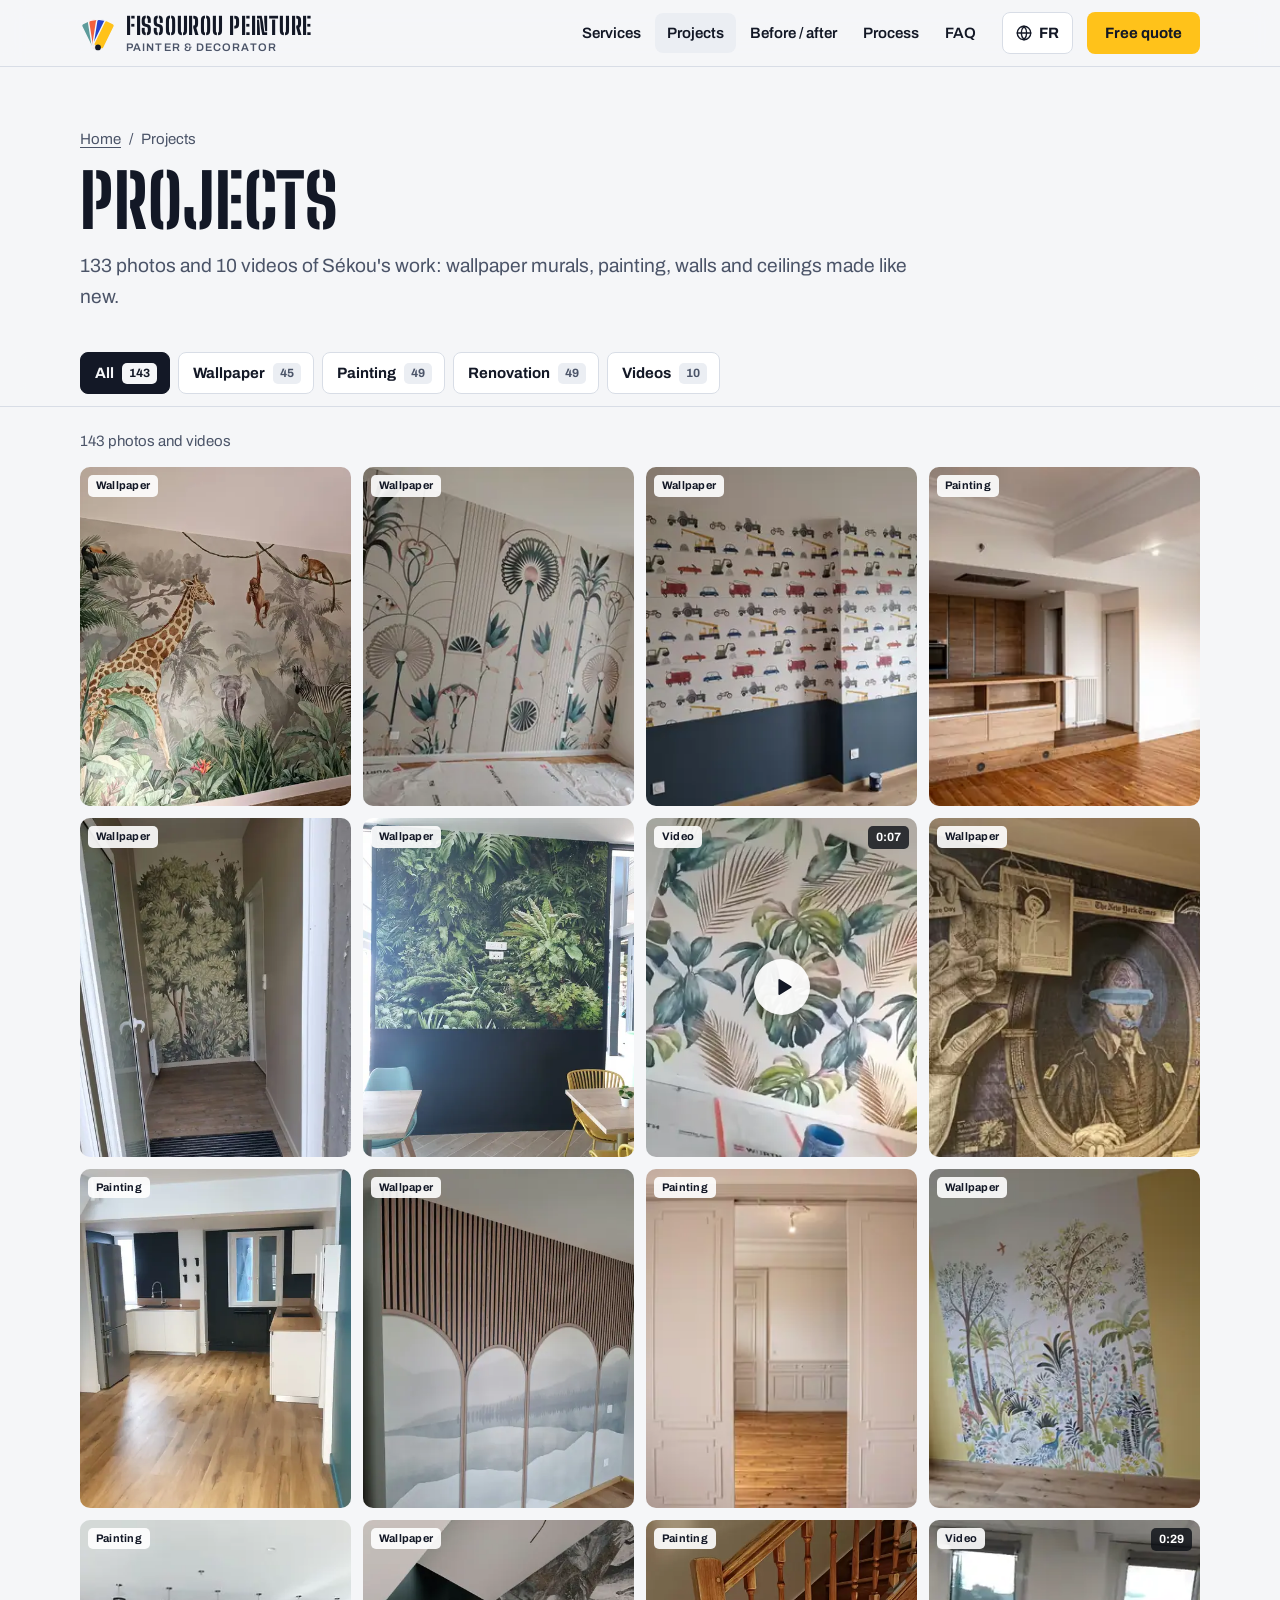
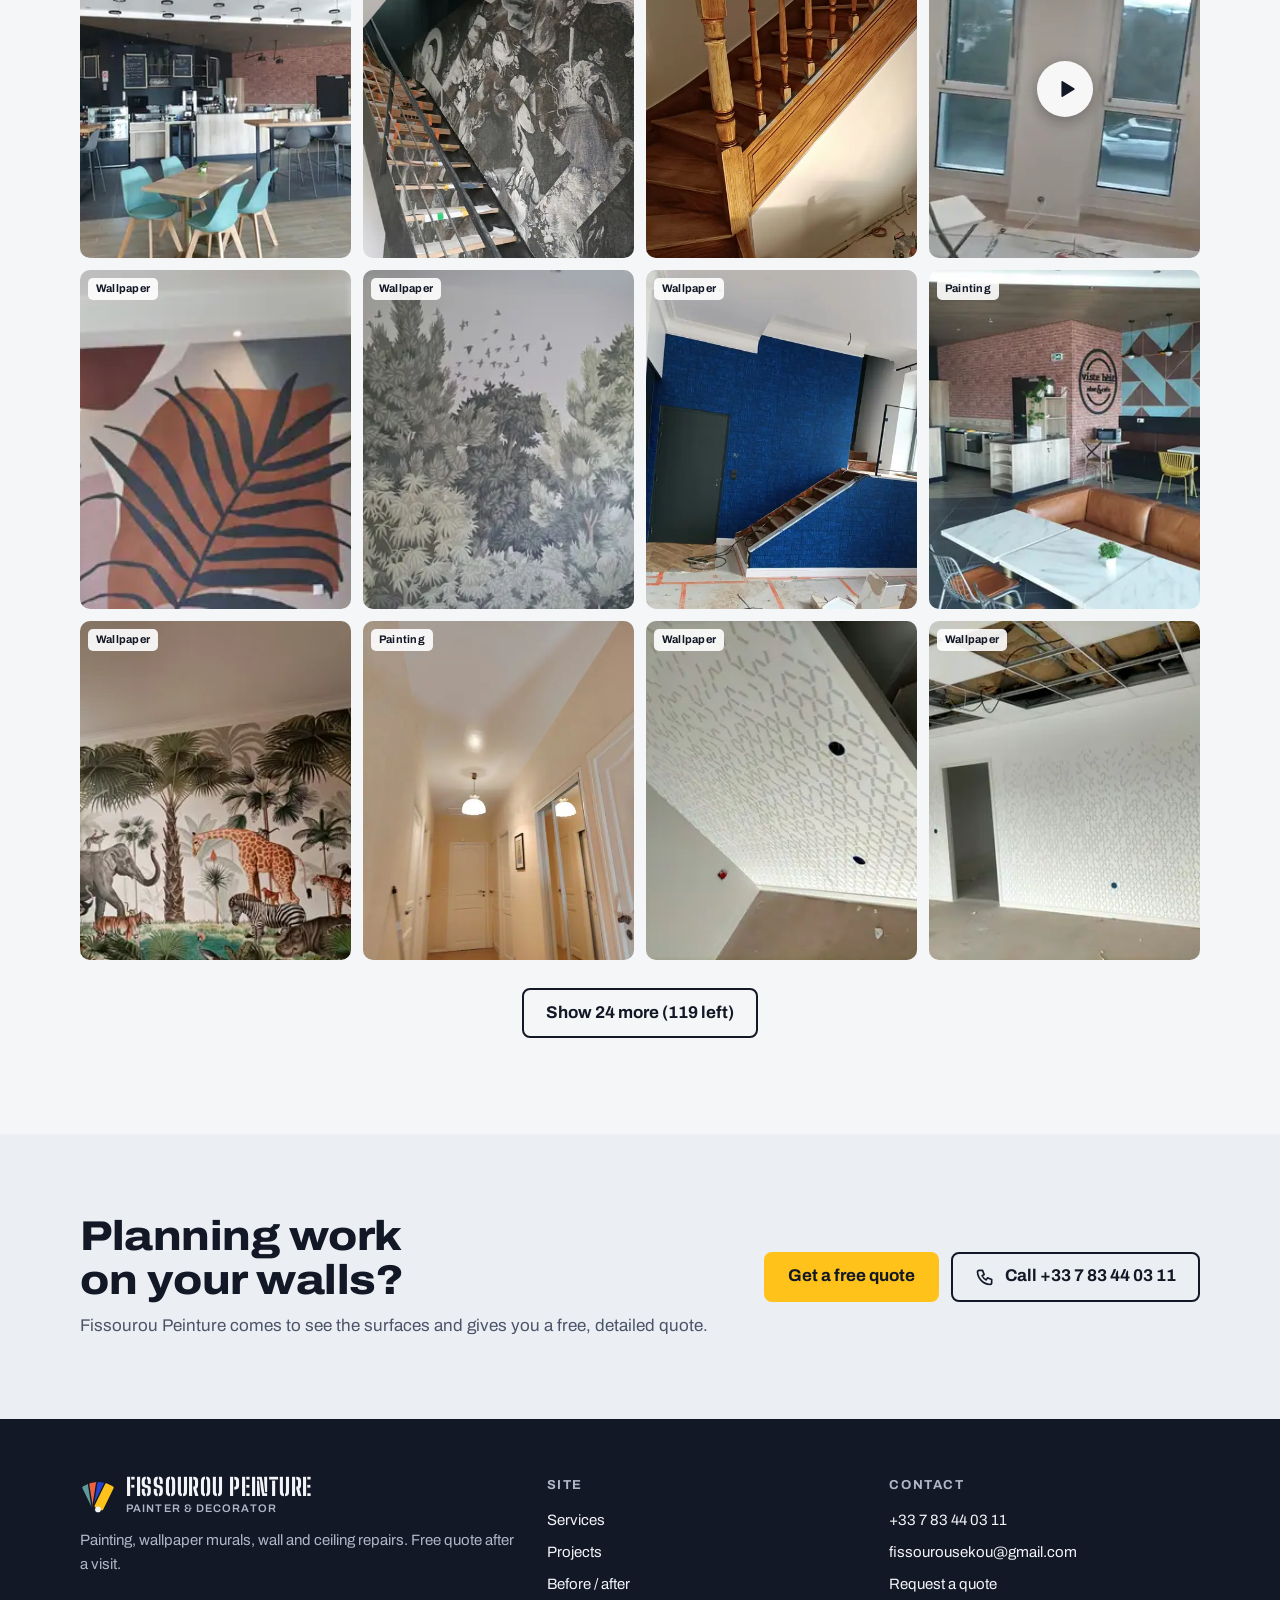
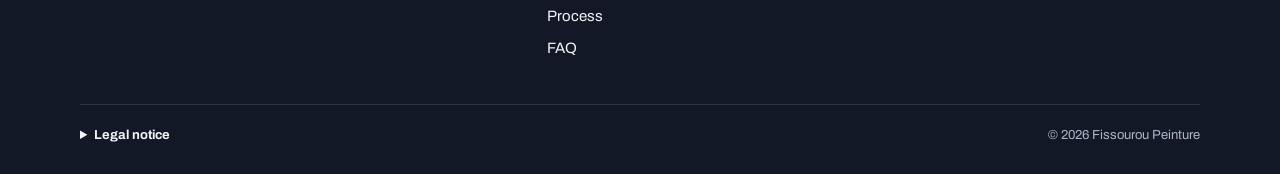
<file: en/realisations.html>
<!doctype html>
<html lang="en">
<head>
  <meta charset="utf-8">
  <meta name="viewport" content="width=device-width, initial-scale=1, viewport-fit=cover">
  <!--
    GALERIE DES RÉALISATIONS
    Chaque photo ou vidéo est un bloc <li class="tuile"> dans la liste id="grille-galerie".
    - data-cat : la catégorie utilisée par les filtres (papier-peint, peinture ou renovation)
    - data-legende : le texte affiché sous la photo agrandie
    Les nombres affichés sur les filtres se calculent tout seuls.
    Pour ajouter une photo : mets le fichier dans medias/photos/ puis copie le modèle placé
    juste avant la liste (une seule taille d'image suffit).
    Ceci est la version anglaise : la même galerie existe en français dans ../realisations.html.
    Ajoute chaque nouvelle photo dans les deux pages, avec une légende en anglais ici
    et des chemins qui commencent par ../ (ex. ../medias/photos/).
  -->
  <title>Projects · Fissourou Peinture, painter and decorator</title>
  <meta name="description" content="133 photos and 10 videos of his work: wallpaper murals, interior painting, wall and ceiling renovation.">
  <meta name="color-scheme" content="only light">
  <meta name="theme-color" content="#F5F6F8">
  <meta property="og:type" content="website">
  <meta property="og:locale" content="en_GB">
  <meta property="og:locale:alternate" content="fr_FR">
  <meta property="og:title" content="Projects · Fissourou Peinture, painter and decorator">
  <meta property="og:description" content="133 photos and 10 videos of his work: wallpaper murals, interior painting, wall and ceiling renovation.">
  <meta property="og:url" content="https://sekou-fissourou.pages.dev/en/realisations">
  <meta property="og:image" content="https://sekou-fissourou.pages.dev/medias/partage.jpg">
  <link rel="canonical" href="https://sekou-fissourou.pages.dev/en/realisations">
  <link rel="alternate" hreflang="fr" href="https://sekou-fissourou.pages.dev/realisations">
  <link rel="alternate" hreflang="en" href="https://sekou-fissourou.pages.dev/en/realisations">
  <link rel="alternate" hreflang="x-default" href="https://sekou-fissourou.pages.dev/realisations">
  <link rel="icon" href="../images/favicon.svg" type="image/svg+xml">
  <link rel="preload" href="../fonts/archivo-latin-standard-normal.woff2" as="font" type="font/woff2" crossorigin>
  <link rel="preload" href="../fonts/big-shoulders-stencil-display-latin-800-normal.woff2" as="font" type="font/woff2" crossorigin>
  <link rel="stylesheet" href="../css/style.css">
</head>
<body>

<header class="entete">
  <div class="enveloppe entete-in">
    <a class="marque" href="index.html" aria-label="Fissourou Peinture, painter and decorator: home">
      <svg class="marque-logo" viewBox="0 0 40 40" aria-hidden="true">
        <g transform="translate(20 36)">
          <rect class="logo-lame" x="-6" y="-31" width="12" height="31" rx="2.5" fill="#5D9B9B" transform="rotate(-26)"/>
          <rect class="logo-lame" x="-6" y="-31" width="12" height="31" rx="2.5" fill="#F0603F" transform="rotate(-9)"/>
          <rect class="logo-lame" x="-6" y="-31" width="12" height="31" rx="2.5" fill="#2443CC" transform="rotate(9)"/>
          <rect class="logo-lame" x="-6" y="-31" width="12" height="31" rx="2.5" fill="#FFC21A" transform="rotate(26)"/>
          <circle class="logo-rivet" r="3.2"/>
        </g>
      </svg>
      <span class="marque-texte"><span class="marque-nom">Fissourou Peinture</span><span class="marque-metier">Painter &amp; decorator</span></span>
    </a>
    <nav class="nav" id="nav" aria-label="Main navigation">
      <a href="index.html#prestations">Services</a> <a href="realisations.html" aria-current="page">Projects</a> <a href="index.html#avant-apres">Before / after</a> <a href="index.html#methode">Process</a> <a href="index.html#questions">FAQ</a>
    </nav>
    <a class="langue" href="../realisations.html" hreflang="fr" lang="fr" aria-label="FR, version française" title="Version française"><svg viewBox="0 0 24 24" fill="none" stroke="currentColor" stroke-width="1.8" stroke-linecap="round" aria-hidden="true"><circle cx="12" cy="12" r="9"/><path d="M3 12h18M12 3c2.4 2.6 3.6 5.6 3.6 9s-1.2 6.4-3.6 9M12 3c-2.4 2.6-3.6 5.6-3.6 9s1.2 6.4 3.6 9"/></svg><span>FR</span></a>
    <a class="btn btn-jaune btn-petit btn-devis" href="index.html#devis">Free quote</a>
    <button class="nav-bouton" type="button" aria-expanded="false" aria-controls="nav">
      <svg viewBox="0 0 24 24" fill="none" stroke="currentColor" stroke-width="2" stroke-linecap="round" aria-hidden="true"><path d="M4 7h16M4 12h16M4 17h16"/></svg>
      Menu
    </button>
  </div>
</header>

<main id="contenu">

<section class="page-tete" aria-labelledby="titre-page">
  <div class="enveloppe">
    <nav class="fil" aria-label="Breadcrumb"><a href="index.html">Home</a><span aria-hidden="true">/</span><span aria-current="page">Projects</span></nav>
    <h1 class="page-titre" id="titre-page">Projects</h1>
    <p class="page-intro">133 photos and 10 videos of Sékou's work: wallpaper murals, painting, walls and ceilings made like new.</p>
  </div>
</section>

<div class="filtres-barre">
  <div class="enveloppe">
    <div class="filtres" role="group" aria-label="Filter the projects">
        <button type="button" class="filtre" data-filtre="tout" aria-pressed="true">All <span class="filtre-nombre">143</span></button>
        <button type="button" class="filtre" data-filtre="papier-peint" aria-pressed="false">Wallpaper <span class="filtre-nombre">45</span></button>
        <button type="button" class="filtre" data-filtre="peinture" aria-pressed="false">Painting <span class="filtre-nombre">49</span></button>
        <button type="button" class="filtre" data-filtre="renovation" aria-pressed="false">Renovation <span class="filtre-nombre">49</span></button>
        <button type="button" class="filtre" data-filtre="video" aria-pressed="false">Videos <span class="filtre-nombre">10</span></button>
    </div>
  </div>
</div>

<section class="section-galerie" aria-label="Photos and videos">
  <div class="enveloppe">
    <p class="galerie-statut" id="galerie-statut" aria-live="polite">133 photos and 10 videos</p>
      <!--
        MODÈLE POUR AJOUTER UNE PHOTO : copie ce bloc dans la liste ci-dessous et remplace le nom du fichier,
        la catégorie (papier-peint, peinture ou renovation) et la légende.

        <li class="tuile" data-cat="peinture" data-type="photo">
          <a class="tuile-lien" href="../medias/photos/ma-photo.jpg" data-galerie="galerie" data-legende="Living room painted white">
            <img src="../medias/photos/ma-photo.jpg" alt="Living room painted white" loading="lazy">
            <span class="tuile-cat">Painting</span>
            <span class="tuile-legende">Living room painted white</span>
          </a>
        </li>
      -->
    <ul class="grille-galerie" id="grille-galerie">
        <li class="tuile" data-cat="papier-peint" data-type="photo">
          <a class="tuile-lien" href="../medias/photos/p057-l.webp" data-galerie="galerie" data-legende="Jungle mural, finished" data-largeur="1396" data-hauteur="1600">
            <img src="../medias/photos/p057-m.webp" srcset="../medias/photos/p057-s.webp 480w, ../medias/photos/p057-m.webp 960w" sizes="(min-width: 1240px) 280px, (min-width: 1000px) 23vw, (min-width: 640px) 31vw, 48vw" width="960" height="1101" alt="Jungle mural, finished" loading="eager" decoding="async">
            <span class="tuile-cat">Wallpaper</span>
            <span class="tuile-legende">Jungle mural, finished</span>
          </a>
        </li>
        <li class="tuile" data-cat="papier-peint" data-type="photo">
          <a class="tuile-lien" href="../medias/photos/p024-l.webp" data-galerie="galerie" data-legende="Art deco palm mural" data-largeur="1600" data-hauteur="1200">
            <img src="../medias/photos/p024-m.webp" srcset="../medias/photos/p024-s.webp 480w, ../medias/photos/p024-m.webp 960w" sizes="(min-width: 1240px) 280px, (min-width: 1000px) 23vw, (min-width: 640px) 31vw, 48vw" width="960" height="720" alt="Art deco palm mural" loading="eager" decoding="async">
            <span class="tuile-cat">Wallpaper</span>
            <span class="tuile-legende">Art deco palm mural</span>
          </a>
        </li>
        <li class="tuile" data-cat="papier-peint" data-type="photo">
          <a class="tuile-lien" href="../medias/photos/p042-l.webp" data-galerie="galerie" data-legende="Child&#x27;s bedroom: car wallpaper and midnight-blue dado" data-largeur="1600" data-hauteur="1200">
            <img src="../medias/photos/p042-m.webp" srcset="../medias/photos/p042-s.webp 480w, ../medias/photos/p042-m.webp 960w" sizes="(min-width: 1240px) 280px, (min-width: 1000px) 23vw, (min-width: 640px) 31vw, 48vw" width="960" height="720" alt="Child&#x27;s bedroom: car wallpaper and midnight-blue dado" loading="eager" decoding="async">
            <span class="tuile-cat">Wallpaper</span>
            <span class="tuile-legende">Child's bedroom: car wallpaper and midnight-blue dado</span>
          </a>
        </li>
        <li class="tuile" data-cat="peinture" data-type="photo">
          <a class="tuile-lien" href="../medias/photos/p013-l.webp" data-galerie="galerie" data-legende="Living area with mouldings, walls and ceiling in white" data-largeur="1600" data-hauteur="1066">
            <img src="../medias/photos/p013-m.webp" srcset="../medias/photos/p013-s.webp 480w, ../medias/photos/p013-m.webp 960w" sizes="(min-width: 1240px) 280px, (min-width: 1000px) 23vw, (min-width: 640px) 31vw, 48vw" width="960" height="640" alt="Living area with mouldings, walls and ceiling in white" loading="eager" decoding="async">
            <span class="tuile-cat">Painting</span>
            <span class="tuile-legende">Living area with mouldings, walls and ceiling in white</span>
          </a>
        </li>
        <li class="tuile" data-cat="papier-peint" data-type="photo">
          <a class="tuile-lien" href="../medias/photos/p034-l.webp" data-galerie="galerie" data-legende="Forest mural in an entrance hall" data-largeur="1396" data-hauteur="1600">
            <img src="../medias/photos/p034-m.webp" srcset="../medias/photos/p034-s.webp 480w, ../medias/photos/p034-m.webp 960w" sizes="(min-width: 1240px) 280px, (min-width: 1000px) 23vw, (min-width: 640px) 31vw, 48vw" width="960" height="1101" alt="Forest mural in an entrance hall" loading="eager" decoding="async">
            <span class="tuile-cat">Wallpaper</span>
            <span class="tuile-legende">Forest mural in an entrance hall</span>
          </a>
        </li>
        <li class="tuile" data-cat="papier-peint" data-type="photo">
          <a class="tuile-lien" href="../medias/photos/p016-l.webp" data-galerie="galerie" data-legende="Vertical garden wallpaper above a midnight-blue dado" data-largeur="1200" data-hauteur="1600">
            <img src="../medias/photos/p016-m.webp" srcset="../medias/photos/p016-s.webp 480w, ../medias/photos/p016-m.webp 960w" sizes="(min-width: 1240px) 280px, (min-width: 1000px) 23vw, (min-width: 640px) 31vw, 48vw" width="960" height="1280" alt="Vertical garden wallpaper above a midnight-blue dado" loading="eager" decoding="async">
            <span class="tuile-cat">Wallpaper</span>
            <span class="tuile-legende">Vertical garden wallpaper above a midnight-blue dado</span>
          </a>
        </li>
        <li class="tuile" data-cat="papier-peint" data-type="video">
          <a class="tuile-lien" href="../medias/videos/v009.mp4" data-galerie="galerie" data-type="video" data-affiche="../medias/videos/v009-affiche.webp" data-legende="Hanging a tropical foliage wallpaper" data-largeur="576" data-hauteur="1280">
            <img src="../medias/videos/v009-vignette.webp" srcset="../medias/videos/v009-vignette.webp 360w, ../medias/videos/v009-affiche.webp 576w" sizes="(min-width: 1240px) 280px, (min-width: 1000px) 23vw, (min-width: 640px) 31vw, 48vw" width="360" height="800" alt="Video: Hanging a tropical foliage wallpaper" loading="lazy" decoding="async">
            <span class="tuile-cat">Video</span><span class="lecture" aria-hidden="true"><svg viewBox="0 0 24 24" fill="currentColor"><path d="M7 4.5v15a1 1 0 0 0 1.5.86l12.4-7.5a1 1 0 0 0 0-1.72L8.5 3.64A1 1 0 0 0 7 4.5Z"/></svg></span><span class="duree">0:07</span>
            <span class="tuile-legende">Hanging a tropical foliage wallpaper</span>
          </a>
        </li>
        <li class="tuile" data-cat="papier-peint" data-type="photo">
          <a class="tuile-lien" href="../medias/photos/p053-l.webp" data-galerie="galerie" data-legende="Illustrated mural, finished" data-largeur="1600" data-hauteur="1032">
            <img src="../medias/photos/p053-m.webp" srcset="../medias/photos/p053-s.webp 480w, ../medias/photos/p053-m.webp 960w" sizes="(min-width: 1240px) 280px, (min-width: 1000px) 23vw, (min-width: 640px) 31vw, 48vw" width="960" height="619" alt="Illustrated mural, finished" loading="eager" decoding="async">
            <span class="tuile-cat">Wallpaper</span>
            <span class="tuile-legende">Illustrated mural, finished</span>
          </a>
        </li>
        <li class="tuile" data-cat="peinture" data-type="photo">
          <a class="tuile-lien" href="../medias/photos/p015-l.webp" data-galerie="galerie" data-legende="Flat: teal and midnight-blue walls" data-largeur="980" data-hauteur="1600">
            <img src="../medias/photos/p015-m.webp" srcset="../medias/photos/p015-s.webp 480w, ../medias/photos/p015-m.webp 960w" sizes="(min-width: 1240px) 280px, (min-width: 1000px) 23vw, (min-width: 640px) 31vw, 48vw" width="960" height="1567" alt="Flat: teal and midnight-blue walls" loading="lazy" decoding="async">
            <span class="tuile-cat">Painting</span>
            <span class="tuile-legende">Flat: teal and midnight-blue walls</span>
          </a>
        </li>
        <li class="tuile" data-cat="papier-peint" data-type="photo">
          <a class="tuile-lien" href="../medias/photos/p038-l.webp" data-galerie="galerie" data-legende="Arched mural behind timber batten cladding" data-largeur="1396" data-hauteur="1600">
            <img src="../medias/photos/p038-m.webp" srcset="../medias/photos/p038-s.webp 480w, ../medias/photos/p038-m.webp 960w" sizes="(min-width: 1240px) 280px, (min-width: 1000px) 23vw, (min-width: 640px) 31vw, 48vw" width="960" height="1101" alt="Arched mural behind timber batten cladding" loading="lazy" decoding="async">
            <span class="tuile-cat">Wallpaper</span>
            <span class="tuile-legende">Arched mural behind timber batten cladding</span>
          </a>
        </li>
        <li class="tuile" data-cat="peinture" data-type="photo">
          <a class="tuile-lien" href="../medias/photos/p014-l.webp" data-galerie="galerie" data-legende="Double doors and moulded woodwork repainted" data-largeur="1600" data-hauteur="1066">
            <img src="../medias/photos/p014-m.webp" srcset="../medias/photos/p014-s.webp 480w, ../medias/photos/p014-m.webp 960w" sizes="(min-width: 1240px) 280px, (min-width: 1000px) 23vw, (min-width: 640px) 31vw, 48vw" width="960" height="640" alt="Double doors and moulded woodwork repainted" loading="lazy" decoding="async">
            <span class="tuile-cat">Painting</span>
            <span class="tuile-legende">Double doors and moulded woodwork repainted</span>
          </a>
        </li>
        <li class="tuile" data-cat="papier-peint" data-type="photo">
          <a class="tuile-lien" href="../medias/photos/p044-l.webp" data-galerie="galerie" data-legende="Colourful jungle mural, full view" data-largeur="1600" data-hauteur="1200">
            <img src="../medias/photos/p044-m.webp" srcset="../medias/photos/p044-s.webp 480w, ../medias/photos/p044-m.webp 960w" sizes="(min-width: 1240px) 280px, (min-width: 1000px) 23vw, (min-width: 640px) 31vw, 48vw" width="960" height="720" alt="Colourful jungle mural, full view" loading="lazy" decoding="async">
            <span class="tuile-cat">Wallpaper</span>
            <span class="tuile-legende">Colourful jungle mural, full view</span>
          </a>
        </li>
        <li class="tuile" data-cat="peinture" data-type="photo">
          <a class="tuile-lien" href="../medias/photos/p019-l.webp" data-galerie="galerie" data-legende="Restaurant area, full view" data-largeur="1600" data-hauteur="1200">
            <img src="../medias/photos/p019-m.webp" srcset="../medias/photos/p019-s.webp 480w, ../medias/photos/p019-m.webp 960w" sizes="(min-width: 1240px) 280px, (min-width: 1000px) 23vw, (min-width: 640px) 31vw, 48vw" width="960" height="720" alt="Restaurant area, full view" loading="lazy" decoding="async">
            <span class="tuile-cat">Painting</span>
            <span class="tuile-legende">Restaurant area, full view</span>
          </a>
        </li>
        <li class="tuile" data-cat="papier-peint" data-type="photo">
          <a class="tuile-lien" href="../medias/photos/p046-l.webp" data-galerie="galerie" data-legende="Staircase wall covered with a black and white mural" data-largeur="1396" data-hauteur="1600">
            <img src="../medias/photos/p046-m.webp" srcset="../medias/photos/p046-s.webp 480w, ../medias/photos/p046-m.webp 960w" sizes="(min-width: 1240px) 280px, (min-width: 1000px) 23vw, (min-width: 640px) 31vw, 48vw" width="960" height="1101" alt="Staircase wall covered with a black and white mural" loading="lazy" decoding="async">
            <span class="tuile-cat">Wallpaper</span>
            <span class="tuile-legende">Staircase wall covered with a black and white mural</span>
          </a>
        </li>
        <li class="tuile" data-cat="peinture" data-type="photo">
          <a class="tuile-lien" href="../medias/photos/p160-l.webp" data-galerie="galerie" data-legende="Varnished wooden staircase" data-largeur="1200" data-hauteur="1600">
            <img src="../medias/photos/p160-m.webp" srcset="../medias/photos/p160-s.webp 480w, ../medias/photos/p160-m.webp 960w" sizes="(min-width: 1240px) 280px, (min-width: 1000px) 23vw, (min-width: 640px) 31vw, 48vw" width="960" height="1280" alt="Varnished wooden staircase" loading="lazy" decoding="async">
            <span class="tuile-cat">Painting</span>
            <span class="tuile-legende">Varnished wooden staircase</span>
          </a>
        </li>
        <li class="tuile" data-cat="papier-peint" data-type="video">
          <a class="tuile-lien" href="../medias/videos/v003.mp4" data-galerie="galerie" data-type="video" data-affiche="../medias/videos/v003-affiche.webp" data-legende="Offices: hanging a patterned wallcovering" data-largeur="390" data-hauteur="850">
            <img src="../medias/videos/v003-vignette.webp" srcset="../medias/videos/v003-vignette.webp 360w, ../medias/videos/v003-affiche.webp 390w" sizes="(min-width: 1240px) 280px, (min-width: 1000px) 23vw, (min-width: 640px) 31vw, 48vw" width="360" height="785" alt="Video: Offices: hanging a patterned wallcovering" loading="lazy" decoding="async">
            <span class="tuile-cat">Video</span><span class="lecture" aria-hidden="true"><svg viewBox="0 0 24 24" fill="currentColor"><path d="M7 4.5v15a1 1 0 0 0 1.5.86l12.4-7.5a1 1 0 0 0 0-1.72L8.5 3.64A1 1 0 0 0 7 4.5Z"/></svg></span><span class="duree">0:29</span>
            <span class="tuile-legende">Offices: hanging a patterned wallcovering</span>
          </a>
        </li>
        <li class="tuile" data-cat="papier-peint" data-type="photo">
          <a class="tuile-lien" href="../medias/photos/p029-l.webp" data-galerie="galerie" data-legende="Large-leaf wallpaper in terracotta and midnight blue" data-largeur="1600" data-hauteur="774">
            <img src="../medias/photos/p029-m.webp" srcset="../medias/photos/p029-s.webp 480w, ../medias/photos/p029-m.webp 960w" sizes="(min-width: 1240px) 280px, (min-width: 1000px) 23vw, (min-width: 640px) 31vw, 48vw" width="960" height="465" alt="Large-leaf wallpaper in terracotta and midnight blue" loading="lazy" decoding="async">
            <span class="tuile-cat">Wallpaper</span>
            <span class="tuile-legende">Large-leaf wallpaper in terracotta and midnight blue</span>
          </a>
        </li>
        <li class="tuile" data-cat="papier-peint" data-type="photo">
          <a class="tuile-lien" href="../medias/photos/p036-l.webp" data-galerie="galerie" data-legende="Forest mural on a large wall" data-largeur="1600" data-hauteur="1032">
            <img src="../medias/photos/p036-m.webp" srcset="../medias/photos/p036-s.webp 480w, ../medias/photos/p036-m.webp 960w" sizes="(min-width: 1240px) 280px, (min-width: 1000px) 23vw, (min-width: 640px) 31vw, 48vw" width="960" height="619" alt="Forest mural on a large wall" loading="lazy" decoding="async">
            <span class="tuile-cat">Wallpaper</span>
            <span class="tuile-legende">Forest mural on a large wall</span>
          </a>
        </li>
        <li class="tuile" data-cat="papier-peint" data-type="photo">
          <a class="tuile-lien" href="../medias/photos/p048-l.webp" data-galerie="galerie" data-legende="Deep blue wallpaper in a stairwell" data-largeur="1396" data-hauteur="1600">
            <img src="../medias/photos/p048-m.webp" srcset="../medias/photos/p048-s.webp 480w, ../medias/photos/p048-m.webp 960w" sizes="(min-width: 1240px) 280px, (min-width: 1000px) 23vw, (min-width: 640px) 31vw, 48vw" width="960" height="1101" alt="Deep blue wallpaper in a stairwell" loading="lazy" decoding="async">
            <span class="tuile-cat">Wallpaper</span>
            <span class="tuile-legende">Deep blue wallpaper in a stairwell</span>
          </a>
        </li>
        <li class="tuile" data-cat="peinture" data-type="photo">
          <a class="tuile-lien" href="../medias/photos/p017-l.webp" data-galerie="galerie" data-legende="Restaurant area: geometric decor and painted walls" data-largeur="1600" data-hauteur="1200">
            <img src="../medias/photos/p017-m.webp" srcset="../medias/photos/p017-s.webp 480w, ../medias/photos/p017-m.webp 960w" sizes="(min-width: 1240px) 280px, (min-width: 1000px) 23vw, (min-width: 640px) 31vw, 48vw" width="960" height="720" alt="Restaurant area: geometric decor and painted walls" loading="lazy" decoding="async">
            <span class="tuile-cat">Painting</span>
            <span class="tuile-legende">Restaurant area: geometric decor and painted walls</span>
          </a>
        </li>
        <li class="tuile" data-cat="papier-peint" data-type="photo">
          <a class="tuile-lien" href="../medias/photos/p056-l.webp" data-galerie="galerie" data-legende="Jungle mural: elephant and giraffes" data-largeur="1600" data-hauteur="1032">
            <img src="../medias/photos/p056-m.webp" srcset="../medias/photos/p056-s.webp 480w, ../medias/photos/p056-m.webp 960w" sizes="(min-width: 1240px) 280px, (min-width: 1000px) 23vw, (min-width: 640px) 31vw, 48vw" width="960" height="619" alt="Jungle mural: elephant and giraffes" loading="lazy" decoding="async">
            <span class="tuile-cat">Wallpaper</span>
            <span class="tuile-legende">Jungle mural: elephant and giraffes</span>
          </a>
        </li>
        <li class="tuile" data-cat="peinture" data-type="photo">
          <a class="tuile-lien" href="../medias/photos/p075-l.webp" data-galerie="galerie" data-legende="Hallway repainted, light doors and walls" data-largeur="1200" data-hauteur="1600">
            <img src="../medias/photos/p075-m.webp" srcset="../medias/photos/p075-s.webp 480w, ../medias/photos/p075-m.webp 960w" sizes="(min-width: 1240px) 280px, (min-width: 1000px) 23vw, (min-width: 640px) 31vw, 48vw" width="960" height="1280" alt="Hallway repainted, light doors and walls" loading="lazy" decoding="async">
            <span class="tuile-cat">Painting</span>
            <span class="tuile-legende">Hallway repainted, light doors and walls</span>
          </a>
        </li>
        <li class="tuile" data-cat="papier-peint" data-type="photo">
          <a class="tuile-lien" href="../medias/photos/p021-l.webp" data-galerie="galerie" data-legende="Embossed patterned wallcovering" data-largeur="1600" data-hauteur="1200">
            <img src="../medias/photos/p021-m.webp" srcset="../medias/photos/p021-s.webp 480w, ../medias/photos/p021-m.webp 960w" sizes="(min-width: 1240px) 280px, (min-width: 1000px) 23vw, (min-width: 640px) 31vw, 48vw" width="960" height="720" alt="Embossed patterned wallcovering" loading="lazy" decoding="async">
            <span class="tuile-cat">Wallpaper</span>
            <span class="tuile-legende">Embossed patterned wallcovering</span>
          </a>
        </li>
        <li class="tuile" data-cat="papier-peint" data-type="photo">
          <a class="tuile-lien" href="../medias/photos/p022-l.webp" data-galerie="galerie" data-legende="Wall covered with an embossed patterned wallcovering" data-largeur="1600" data-hauteur="1200">
            <img src="../medias/photos/p022-m.webp" srcset="../medias/photos/p022-s.webp 480w, ../medias/photos/p022-m.webp 960w" sizes="(min-width: 1240px) 280px, (min-width: 1000px) 23vw, (min-width: 640px) 31vw, 48vw" width="960" height="720" alt="Wall covered with an embossed patterned wallcovering" loading="lazy" decoding="async">
            <span class="tuile-cat">Wallpaper</span>
            <span class="tuile-legende">Wall covered with an embossed patterned wallcovering</span>
          </a>
        </li>
        <li class="tuile" data-cat="peinture" data-type="video">
          <a class="tuile-lien" href="../medias/videos/v178.mp4" data-galerie="galerie" data-type="video" data-affiche="../medias/videos/v178-affiche.webp" data-legende="Finished house: bright living area" data-largeur="478" data-hauteur="850">
            <img src="../medias/videos/v178-vignette.webp" srcset="../medias/videos/v178-vignette.webp 360w, ../medias/videos/v178-affiche.webp 478w" sizes="(min-width: 1240px) 280px, (min-width: 1000px) 23vw, (min-width: 640px) 31vw, 48vw" width="360" height="640" alt="Video: Finished house: bright living area" loading="lazy" decoding="async">
            <span class="tuile-cat">Video</span><span class="lecture" aria-hidden="true"><svg viewBox="0 0 24 24" fill="currentColor"><path d="M7 4.5v15a1 1 0 0 0 1.5.86l12.4-7.5a1 1 0 0 0 0-1.72L8.5 3.64A1 1 0 0 0 7 4.5Z"/></svg></span><span class="duree">0:57</span>
            <span class="tuile-legende">Finished house: bright living area</span>
          </a>
        </li>
        <li class="tuile" data-cat="papier-peint" data-type="photo">
          <a class="tuile-lien" href="../medias/photos/p025-l.webp" data-galerie="galerie" data-legende="Art deco mural: pattern detail" data-largeur="1200" data-hauteur="1600">
            <img src="../medias/photos/p025-m.webp" srcset="../medias/photos/p025-s.webp 480w, ../medias/photos/p025-m.webp 960w" sizes="(min-width: 1240px) 280px, (min-width: 1000px) 23vw, (min-width: 640px) 31vw, 48vw" width="960" height="1280" alt="Art deco mural: pattern detail" loading="lazy" decoding="async">
            <span class="tuile-cat">Wallpaper</span>
            <span class="tuile-legende">Art deco mural: pattern detail</span>
          </a>
        </li>
        <li class="tuile" data-cat="papier-peint" data-type="photo">
          <a class="tuile-lien" href="../medias/photos/p026-l.webp" data-galerie="galerie" data-legende="Art deco mural, front view" data-largeur="1200" data-hauteur="1600">
            <img src="../medias/photos/p026-m.webp" srcset="../medias/photos/p026-s.webp 480w, ../medias/photos/p026-m.webp 960w" sizes="(min-width: 1240px) 280px, (min-width: 1000px) 23vw, (min-width: 640px) 31vw, 48vw" width="960" height="1280" alt="Art deco mural, front view" loading="lazy" decoding="async">
            <span class="tuile-cat">Wallpaper</span>
            <span class="tuile-legende">Art deco mural, front view</span>
          </a>
        </li>
        <li class="tuile" data-cat="papier-peint" data-type="photo">
          <a class="tuile-lien" href="../medias/photos/p027-l.webp" data-galerie="galerie" data-legende="Hanging the art deco mural, stepladder in place" data-largeur="1200" data-hauteur="1600">
            <img src="../medias/photos/p027-m.webp" srcset="../medias/photos/p027-s.webp 480w, ../medias/photos/p027-m.webp 960w" sizes="(min-width: 1240px) 280px, (min-width: 1000px) 23vw, (min-width: 640px) 31vw, 48vw" width="960" height="1280" alt="Hanging the art deco mural, stepladder in place" loading="lazy" decoding="async">
            <span class="tuile-cat">Wallpaper</span>
            <span class="tuile-legende">Hanging the art deco mural, stepladder in place</span>
          </a>
        </li>
        <li class="tuile" data-cat="papier-peint" data-type="photo">
          <a class="tuile-lien" href="../medias/photos/p028-l.webp" data-galerie="galerie" data-legende="Art deco mural: side view" data-largeur="1200" data-hauteur="1600">
            <img src="../medias/photos/p028-m.webp" srcset="../medias/photos/p028-s.webp 480w, ../medias/photos/p028-m.webp 960w" sizes="(min-width: 1240px) 280px, (min-width: 1000px) 23vw, (min-width: 640px) 31vw, 48vw" width="960" height="1280" alt="Art deco mural: side view" loading="lazy" decoding="async">
            <span class="tuile-cat">Wallpaper</span>
            <span class="tuile-legende">Art deco mural: side view</span>
          </a>
        </li>
        <li class="tuile" data-cat="papier-peint" data-type="photo">
          <a class="tuile-lien" href="../medias/photos/p030-l.webp" data-galerie="galerie" data-legende="Large terracotta leaves: job finished" data-largeur="1047" data-hauteur="1600">
            <img src="../medias/photos/p030-m.webp" srcset="../medias/photos/p030-s.webp 480w, ../medias/photos/p030-m.webp 960w" sizes="(min-width: 1240px) 280px, (min-width: 1000px) 23vw, (min-width: 640px) 31vw, 48vw" width="960" height="1468" alt="Large terracotta leaves: job finished" loading="lazy" decoding="async">
            <span class="tuile-cat">Wallpaper</span>
            <span class="tuile-legende">Large terracotta leaves: job finished</span>
          </a>
        </li>
        <li class="tuile" data-cat="papier-peint" data-type="photo">
          <a class="tuile-lien" href="../medias/photos/p031-l.webp" data-galerie="galerie" data-legende="Blue patterned wallpaper in a room under renovation" data-largeur="1047" data-hauteur="1600">
            <img src="../medias/photos/p031-m.webp" srcset="../medias/photos/p031-s.webp 480w, ../medias/photos/p031-m.webp 960w" sizes="(min-width: 1240px) 280px, (min-width: 1000px) 23vw, (min-width: 640px) 31vw, 48vw" width="960" height="1468" alt="Blue patterned wallpaper in a room under renovation" loading="lazy" decoding="async">
            <span class="tuile-cat">Wallpaper</span>
            <span class="tuile-legende">Blue patterned wallpaper in a room under renovation</span>
          </a>
        </li>
        <li class="tuile" data-cat="papier-peint" data-type="photo">
          <a class="tuile-lien" href="../medias/photos/p032-l.webp" data-galerie="galerie" data-legende="Hanging the blue patterned wallpaper, floor protected" data-largeur="1047" data-hauteur="1600">
            <img src="../medias/photos/p032-m.webp" srcset="../medias/photos/p032-s.webp 480w, ../medias/photos/p032-m.webp 960w" sizes="(min-width: 1240px) 280px, (min-width: 1000px) 23vw, (min-width: 640px) 31vw, 48vw" width="960" height="1468" alt="Hanging the blue patterned wallpaper, floor protected" loading="lazy" decoding="async">
            <span class="tuile-cat">Wallpaper</span>
            <span class="tuile-legende">Hanging the blue patterned wallpaper, floor protected</span>
          </a>
        </li>
        <li class="tuile" data-cat="papier-peint" data-type="photo">
          <a class="tuile-lien" href="../medias/photos/p033-l.webp" data-galerie="galerie" data-legende="Blue patterned wallpaper behind a timber frame" data-largeur="1047" data-hauteur="1600">
            <img src="../medias/photos/p033-m.webp" srcset="../medias/photos/p033-s.webp 480w, ../medias/photos/p033-m.webp 960w" sizes="(min-width: 1240px) 280px, (min-width: 1000px) 23vw, (min-width: 640px) 31vw, 48vw" width="960" height="1468" alt="Blue patterned wallpaper behind a timber frame" loading="lazy" decoding="async">
            <span class="tuile-cat">Wallpaper</span>
            <span class="tuile-legende">Blue patterned wallpaper behind a timber frame</span>
          </a>
        </li>
        <li class="tuile" data-cat="peinture" data-type="video">
          <a class="tuile-lien" href="../medias/videos/v171.mp4" data-galerie="galerie" data-type="video" data-affiche="../medias/videos/v171-affiche.webp" data-legende="Finished flat: entrance and hallways" data-largeur="478" data-hauteur="850">
            <img src="../medias/videos/v171-vignette.webp" srcset="../medias/videos/v171-vignette.webp 360w, ../medias/videos/v171-affiche.webp 478w" sizes="(min-width: 1240px) 280px, (min-width: 1000px) 23vw, (min-width: 640px) 31vw, 48vw" width="360" height="640" alt="Video: Finished flat: entrance and hallways" loading="lazy" decoding="async">
            <span class="tuile-cat">Video</span><span class="lecture" aria-hidden="true"><svg viewBox="0 0 24 24" fill="currentColor"><path d="M7 4.5v15a1 1 0 0 0 1.5.86l12.4-7.5a1 1 0 0 0 0-1.72L8.5 3.64A1 1 0 0 0 7 4.5Z"/></svg></span><span class="duree">0:38</span>
            <span class="tuile-legende">Finished flat: entrance and hallways</span>
          </a>
        </li>
        <li class="tuile" data-cat="papier-peint" data-type="photo">
          <a class="tuile-lien" href="../medias/photos/p035-l.webp" data-galerie="galerie" data-legende="Forest mural, seen from the doorway" data-largeur="1396" data-hauteur="1600">
            <img src="../medias/photos/p035-m.webp" srcset="../medias/photos/p035-s.webp 480w, ../medias/photos/p035-m.webp 960w" sizes="(min-width: 1240px) 280px, (min-width: 1000px) 23vw, (min-width: 640px) 31vw, 48vw" width="960" height="1101" alt="Forest mural, seen from the doorway" loading="lazy" decoding="async">
            <span class="tuile-cat">Wallpaper</span>
            <span class="tuile-legende">Forest mural, seen from the doorway</span>
          </a>
        </li>
        <li class="tuile" data-cat="papier-peint" data-type="photo">
          <a class="tuile-lien" href="../medias/photos/p037-l.webp" data-galerie="galerie" data-legende="Forest mural: hanging the last strips" data-largeur="1396" data-hauteur="1600">
            <img src="../medias/photos/p037-m.webp" srcset="../medias/photos/p037-s.webp 480w, ../medias/photos/p037-m.webp 960w" sizes="(min-width: 1240px) 280px, (min-width: 1000px) 23vw, (min-width: 640px) 31vw, 48vw" width="960" height="1101" alt="Forest mural: hanging the last strips" loading="lazy" decoding="async">
            <span class="tuile-cat">Wallpaper</span>
            <span class="tuile-legende">Forest mural: hanging the last strips</span>
          </a>
        </li>
        <li class="tuile" data-cat="papier-peint" data-type="photo">
          <a class="tuile-lien" href="../medias/photos/p041-l.webp" data-galerie="galerie" data-legende="Arched mural strips laid out before hanging" data-largeur="1396" data-hauteur="1600">
            <img src="../medias/photos/p041-m.webp" srcset="../medias/photos/p041-s.webp 480w, ../medias/photos/p041-m.webp 960w" sizes="(min-width: 1240px) 280px, (min-width: 1000px) 23vw, (min-width: 640px) 31vw, 48vw" width="960" height="1101" alt="Arched mural strips laid out before hanging" loading="lazy" decoding="async">
            <span class="tuile-cat">Wallpaper</span>
            <span class="tuile-legende">Arched mural strips laid out before hanging</span>
          </a>
        </li>
        <li class="tuile" data-cat="papier-peint" data-type="photo">
          <a class="tuile-lien" href="../medias/photos/p043-l.webp" data-galerie="galerie" data-legende="Colourful jungle mural between two yellow walls" data-largeur="1200" data-hauteur="1600">
            <img src="../medias/photos/p043-m.webp" srcset="../medias/photos/p043-s.webp 480w, ../medias/photos/p043-m.webp 960w" sizes="(min-width: 1240px) 280px, (min-width: 1000px) 23vw, (min-width: 640px) 31vw, 48vw" width="960" height="1280" alt="Colourful jungle mural between two yellow walls" loading="lazy" decoding="async">
            <span class="tuile-cat">Wallpaper</span>
            <span class="tuile-legende">Colourful jungle mural between two yellow walls</span>
          </a>
        </li>
        <li class="tuile" data-cat="papier-peint" data-type="photo">
          <a class="tuile-lien" href="../medias/photos/p047-l.webp" data-galerie="galerie" data-legende="Black and white mural covering the full height of the staircase" data-largeur="1396" data-hauteur="1600">
            <img src="../medias/photos/p047-m.webp" srcset="../medias/photos/p047-s.webp 480w, ../medias/photos/p047-m.webp 960w" sizes="(min-width: 1240px) 280px, (min-width: 1000px) 23vw, (min-width: 640px) 31vw, 48vw" width="960" height="1101" alt="Black and white mural covering the full height of the staircase" loading="lazy" decoding="async">
            <span class="tuile-cat">Wallpaper</span>
            <span class="tuile-legende">Black and white mural covering the full height of the staircase</span>
          </a>
        </li>
        <li class="tuile" data-cat="papier-peint" data-type="photo">
          <a class="tuile-lien" href="../medias/photos/p049-l.webp" data-galerie="galerie" data-legende="Deep blue wallpaper: pattern matching" data-largeur="1396" data-hauteur="1600">
            <img src="../medias/photos/p049-m.webp" srcset="../medias/photos/p049-s.webp 480w, ../medias/photos/p049-m.webp 960w" sizes="(min-width: 1240px) 280px, (min-width: 1000px) 23vw, (min-width: 640px) 31vw, 48vw" width="960" height="1101" alt="Deep blue wallpaper: pattern matching" loading="lazy" decoding="async">
            <span class="tuile-cat">Wallpaper</span>
            <span class="tuile-legende">Deep blue wallpaper: pattern matching</span>
          </a>
        </li>
        <li class="tuile" data-cat="papier-peint" data-type="photo">
          <a class="tuile-lien" href="../medias/photos/p050-l.webp" data-galerie="galerie" data-legende="Hanging the blue wallpaper around a door" data-largeur="1396" data-hauteur="1600">
            <img src="../medias/photos/p050-m.webp" srcset="../medias/photos/p050-s.webp 480w, ../medias/photos/p050-m.webp 960w" sizes="(min-width: 1240px) 280px, (min-width: 1000px) 23vw, (min-width: 640px) 31vw, 48vw" width="960" height="1101" alt="Hanging the blue wallpaper around a door" loading="lazy" decoding="async">
            <span class="tuile-cat">Wallpaper</span>
            <span class="tuile-legende">Hanging the blue wallpaper around a door</span>
          </a>
        </li>
        <li class="tuile" data-cat="papier-peint" data-type="photo">
          <a class="tuile-lien" href="../medias/photos/p051-l.webp" data-galerie="galerie" data-legende="Blue wallpaper: finishing around the door frame" data-largeur="1396" data-hauteur="1600">
            <img src="../medias/photos/p051-m.webp" srcset="../medias/photos/p051-s.webp 480w, ../medias/photos/p051-m.webp 960w" sizes="(min-width: 1240px) 280px, (min-width: 1000px) 23vw, (min-width: 640px) 31vw, 48vw" width="960" height="1101" alt="Blue wallpaper: finishing around the door frame" loading="lazy" decoding="async">
            <span class="tuile-cat">Wallpaper</span>
            <span class="tuile-legende">Blue wallpaper: finishing around the door frame</span>
          </a>
        </li>
        <li class="tuile" data-cat="peinture" data-type="video">
          <a class="tuile-lien" href="../medias/videos/v005.mp4" data-galerie="galerie" data-type="video" data-affiche="../medias/videos/v005-affiche.webp" data-legende="Shop: geometric decor and painted areas" data-largeur="390" data-hauteur="850">
            <img src="../medias/videos/v005-vignette.webp" srcset="../medias/videos/v005-vignette.webp 360w, ../medias/videos/v005-affiche.webp 390w" sizes="(min-width: 1240px) 280px, (min-width: 1000px) 23vw, (min-width: 640px) 31vw, 48vw" width="360" height="785" alt="Video: Shop: geometric decor and painted areas" loading="lazy" decoding="async">
            <span class="tuile-cat">Video</span><span class="lecture" aria-hidden="true"><svg viewBox="0 0 24 24" fill="currentColor"><path d="M7 4.5v15a1 1 0 0 0 1.5.86l12.4-7.5a1 1 0 0 0 0-1.72L8.5 3.64A1 1 0 0 0 7 4.5Z"/></svg></span><span class="duree">0:59</span>
            <span class="tuile-legende">Shop: geometric decor and painted areas</span>
          </a>
        </li>
        <li class="tuile" data-cat="papier-peint" data-type="photo">
          <a class="tuile-lien" href="../medias/photos/p052-l.webp" data-galerie="galerie" data-legende="Illustrated mural being hung" data-largeur="1396" data-hauteur="1600">
            <img src="../medias/photos/p052-m.webp" srcset="../medias/photos/p052-s.webp 480w, ../medias/photos/p052-m.webp 960w" sizes="(min-width: 1240px) 280px, (min-width: 1000px) 23vw, (min-width: 640px) 31vw, 48vw" width="960" height="1101" alt="Illustrated mural being hung" loading="lazy" decoding="async">
            <span class="tuile-cat">Wallpaper</span>
            <span class="tuile-legende">Illustrated mural being hung</span>
          </a>
        </li>
        <li class="tuile" data-cat="papier-peint" data-type="photo">
          <a class="tuile-lien" href="../medias/photos/p054-l.webp" data-galerie="galerie" data-legende="Illustrated mural: detail" data-largeur="1396" data-hauteur="1600">
            <img src="../medias/photos/p054-m.webp" srcset="../medias/photos/p054-s.webp 480w, ../medias/photos/p054-m.webp 960w" sizes="(min-width: 1240px) 280px, (min-width: 1000px) 23vw, (min-width: 640px) 31vw, 48vw" width="960" height="1101" alt="Illustrated mural: detail" loading="lazy" decoding="async">
            <span class="tuile-cat">Wallpaper</span>
            <span class="tuile-legende">Illustrated mural: detail</span>
          </a>
        </li>
        <li class="tuile" data-cat="papier-peint" data-type="photo">
          <a class="tuile-lien" href="../medias/photos/p055-l.webp" data-galerie="galerie" data-legende="Wall painted black before the mural was finished" data-largeur="1600" data-hauteur="1032">
            <img src="../medias/photos/p055-m.webp" srcset="../medias/photos/p055-s.webp 480w, ../medias/photos/p055-m.webp 960w" sizes="(min-width: 1240px) 280px, (min-width: 1000px) 23vw, (min-width: 640px) 31vw, 48vw" width="960" height="619" alt="Wall painted black before the mural was finished" loading="lazy" decoding="async">
            <span class="tuile-cat">Wallpaper</span>
            <span class="tuile-legende">Wall painted black before the mural was finished</span>
          </a>
        </li>
        <li class="tuile" data-cat="papier-peint" data-type="photo">
          <a class="tuile-lien" href="../medias/photos/p058-l.webp" data-galerie="galerie" data-legende="First strip of the jungle mural" data-largeur="1396" data-hauteur="1600">
            <img src="../medias/photos/p058-m.webp" srcset="../medias/photos/p058-s.webp 480w, ../medias/photos/p058-m.webp 960w" sizes="(min-width: 1240px) 280px, (min-width: 1000px) 23vw, (min-width: 640px) 31vw, 48vw" width="960" height="1101" alt="First strip of the jungle mural" loading="lazy" decoding="async">
            <span class="tuile-cat">Wallpaper</span>
            <span class="tuile-legende">First strip of the jungle mural</span>
          </a>
        </li>
        <li class="tuile" data-cat="papier-peint" data-type="photo">
          <a class="tuile-lien" href="../medias/photos/p059-l.webp" data-galerie="galerie" data-legende="Hanging the jungle mural strip by strip" data-largeur="1396" data-hauteur="1600">
            <img src="../medias/photos/p059-m.webp" srcset="../medias/photos/p059-s.webp 480w, ../medias/photos/p059-m.webp 960w" sizes="(min-width: 1240px) 280px, (min-width: 1000px) 23vw, (min-width: 640px) 31vw, 48vw" width="960" height="1101" alt="Hanging the jungle mural strip by strip" loading="lazy" decoding="async">
            <span class="tuile-cat">Wallpaper</span>
            <span class="tuile-legende">Hanging the jungle mural strip by strip</span>
          </a>
        </li>
        <li class="tuile" data-cat="papier-peint" data-type="photo">
          <a class="tuile-lien" href="../medias/photos/p060-l.webp" data-galerie="galerie" data-legende="Jungle mural in the light" data-largeur="1396" data-hauteur="1600">
            <img src="../medias/photos/p060-m.webp" srcset="../medias/photos/p060-s.webp 480w, ../medias/photos/p060-m.webp 960w" sizes="(min-width: 1240px) 280px, (min-width: 1000px) 23vw, (min-width: 640px) 31vw, 48vw" width="960" height="1101" alt="Jungle mural in the light" loading="lazy" decoding="async">
            <span class="tuile-cat">Wallpaper</span>
            <span class="tuile-legende">Jungle mural in the light</span>
          </a>
        </li>
        <li class="tuile" data-cat="papier-peint" data-type="photo">
          <a class="tuile-lien" href="../medias/photos/p061-l.webp" data-galerie="galerie" data-legende="Jungle mural rolled out on the floor before hanging" data-largeur="1600" data-hauteur="1032">
            <img src="../medias/photos/p061-m.webp" srcset="../medias/photos/p061-s.webp 480w, ../medias/photos/p061-m.webp 960w" sizes="(min-width: 1240px) 280px, (min-width: 1000px) 23vw, (min-width: 640px) 31vw, 48vw" width="960" height="619" alt="Jungle mural rolled out on the floor before hanging" loading="lazy" decoding="async">
            <span class="tuile-cat">Wallpaper</span>
            <span class="tuile-legende">Jungle mural rolled out on the floor before hanging</span>
          </a>
        </li>
        <li class="tuile" data-cat="papier-peint" data-type="photo">
          <a class="tuile-lien" href="../medias/photos/p062-l.webp" data-galerie="galerie" data-legende="Jungle mural strips prepared on the floor" data-largeur="1600" data-hauteur="1032">
            <img src="../medias/photos/p062-m.webp" srcset="../medias/photos/p062-s.webp 480w, ../medias/photos/p062-m.webp 960w" sizes="(min-width: 1240px) 280px, (min-width: 1000px) 23vw, (min-width: 640px) 31vw, 48vw" width="960" height="619" alt="Jungle mural strips prepared on the floor" loading="lazy" decoding="async">
            <span class="tuile-cat">Wallpaper</span>
            <span class="tuile-legende">Jungle mural strips prepared on the floor</span>
          </a>
        </li>
        <li class="tuile" data-cat="peinture" data-type="video">
          <a class="tuile-lien" href="../medias/videos/v004.mp4" data-galerie="galerie" data-type="video" data-affiche="../medias/videos/v004-affiche.webp" data-legende="Shop: mezzanine and staircase repainted" data-largeur="576" data-hauteur="1280">
            <img src="../medias/videos/v004-vignette.webp" srcset="../medias/videos/v004-vignette.webp 360w, ../medias/videos/v004-affiche.webp 576w" sizes="(min-width: 1240px) 280px, (min-width: 1000px) 23vw, (min-width: 640px) 31vw, 48vw" width="360" height="800" alt="Video: Shop: mezzanine and staircase repainted" loading="lazy" decoding="async">
            <span class="tuile-cat">Video</span><span class="lecture" aria-hidden="true"><svg viewBox="0 0 24 24" fill="currentColor"><path d="M7 4.5v15a1 1 0 0 0 1.5.86l12.4-7.5a1 1 0 0 0 0-1.72L8.5 3.64A1 1 0 0 0 7 4.5Z"/></svg></span><span class="duree">0:10</span>
            <span class="tuile-legende">Shop: mezzanine and staircase repainted</span>
          </a>
        </li>
        <li class="tuile" data-cat="papier-peint" data-type="photo">
          <a class="tuile-lien" href="../medias/photos/p063-l.webp" data-galerie="galerie" data-legende="Jungle mural: checking the joins before hanging" data-largeur="1600" data-hauteur="1032">
            <img src="../medias/photos/p063-m.webp" srcset="../medias/photos/p063-s.webp 480w, ../medias/photos/p063-m.webp 960w" sizes="(min-width: 1240px) 280px, (min-width: 1000px) 23vw, (min-width: 640px) 31vw, 48vw" width="960" height="619" alt="Jungle mural: checking the joins before hanging" loading="lazy" decoding="async">
            <span class="tuile-cat">Wallpaper</span>
            <span class="tuile-legende">Jungle mural: checking the joins before hanging</span>
          </a>
        </li>
        <li class="tuile" data-cat="papier-peint" data-type="photo">
          <a class="tuile-lien" href="../medias/photos/p064-l.webp" data-galerie="galerie" data-legende="Jungle mural: elephant detail" data-largeur="1396" data-hauteur="1600">
            <img src="../medias/photos/p064-m.webp" srcset="../medias/photos/p064-s.webp 480w, ../medias/photos/p064-m.webp 960w" sizes="(min-width: 1240px) 280px, (min-width: 1000px) 23vw, (min-width: 640px) 31vw, 48vw" width="960" height="1101" alt="Jungle mural: elephant detail" loading="lazy" decoding="async">
            <span class="tuile-cat">Wallpaper</span>
            <span class="tuile-legende">Jungle mural: elephant detail</span>
          </a>
        </li>
        <li class="tuile" data-cat="papier-peint" data-type="photo">
          <a class="tuile-lien" href="../medias/photos/p110-l.webp" data-galerie="galerie" data-legende="Lightly patterned wallpaper on a bedroom wall" data-largeur="1600" data-hauteur="774">
            <img src="../medias/photos/p110-m.webp" srcset="../medias/photos/p110-s.webp 480w, ../medias/photos/p110-m.webp 960w" sizes="(min-width: 1240px) 280px, (min-width: 1000px) 23vw, (min-width: 640px) 31vw, 48vw" width="960" height="465" alt="Lightly patterned wallpaper on a bedroom wall" loading="lazy" decoding="async">
            <span class="tuile-cat">Wallpaper</span>
            <span class="tuile-legende">Lightly patterned wallpaper on a bedroom wall</span>
          </a>
        </li>
        <li class="tuile" data-cat="papier-peint" data-type="photo">
          <a class="tuile-lien" href="../medias/photos/p194-l.webp" data-galerie="galerie" data-legende="Wallpaper over the full height of a mezzanine" data-largeur="1396" data-hauteur="1600">
            <img src="../medias/photos/p194-m.webp" srcset="../medias/photos/p194-s.webp 480w, ../medias/photos/p194-m.webp 960w" sizes="(min-width: 1240px) 280px, (min-width: 1000px) 23vw, (min-width: 640px) 31vw, 48vw" width="960" height="1101" alt="Wallpaper over the full height of a mezzanine" loading="lazy" decoding="async">
            <span class="tuile-cat">Wallpaper</span>
            <span class="tuile-legende">Wallpaper over the full height of a mezzanine</span>
          </a>
        </li>
        <li class="tuile" data-cat="peinture" data-type="photo">
          <a class="tuile-lien" href="../medias/photos/p011-l.webp" data-galerie="galerie" data-legende="Kitchen: walls repainted in a pinkish grey" data-largeur="1600" data-hauteur="1200">
            <img src="../medias/photos/p011-m.webp" srcset="../medias/photos/p011-s.webp 480w, ../medias/photos/p011-m.webp 960w" sizes="(min-width: 1240px) 280px, (min-width: 1000px) 23vw, (min-width: 640px) 31vw, 48vw" width="960" height="720" alt="Kitchen: walls repainted in a pinkish grey" loading="lazy" decoding="async">
            <span class="tuile-cat">Painting</span>
            <span class="tuile-legende">Kitchen: walls repainted in a pinkish grey</span>
          </a>
        </li>
        <li class="tuile" data-cat="peinture" data-type="photo">
          <a class="tuile-lien" href="../medias/photos/p012-l.webp" data-galerie="galerie" data-legende="Kitchen: walls and ceiling repainted" data-largeur="1600" data-hauteur="1200">
            <img src="../medias/photos/p012-m.webp" srcset="../medias/photos/p012-s.webp 480w, ../medias/photos/p012-m.webp 960w" sizes="(min-width: 1240px) 280px, (min-width: 1000px) 23vw, (min-width: 640px) 31vw, 48vw" width="960" height="720" alt="Kitchen: walls and ceiling repainted" loading="lazy" decoding="async">
            <span class="tuile-cat">Painting</span>
            <span class="tuile-legende">Kitchen: walls and ceiling repainted</span>
          </a>
        </li>
        <li class="tuile" data-cat="peinture" data-type="photo">
          <a class="tuile-lien" href="../medias/photos/p018-l.webp" data-galerie="galerie" data-legende="Kitchen: walls repainted white around the columns" data-largeur="1600" data-hauteur="1200">
            <img src="../medias/photos/p018-m.webp" srcset="../medias/photos/p018-s.webp 480w, ../medias/photos/p018-m.webp 960w" sizes="(min-width: 1240px) 280px, (min-width: 1000px) 23vw, (min-width: 640px) 31vw, 48vw" width="960" height="720" alt="Kitchen: walls repainted white around the columns" loading="lazy" decoding="async">
            <span class="tuile-cat">Painting</span>
            <span class="tuile-legende">Kitchen: walls repainted white around the columns</span>
          </a>
        </li>
        <li class="tuile" data-cat="peinture" data-type="photo">
          <a class="tuile-lien" href="../medias/photos/p039-l.webp" data-galerie="galerie" data-legende="Kitchen: beige wall being painted" data-largeur="1396" data-hauteur="1600">
            <img src="../medias/photos/p039-m.webp" srcset="../medias/photos/p039-s.webp 480w, ../medias/photos/p039-m.webp 960w" sizes="(min-width: 1240px) 280px, (min-width: 1000px) 23vw, (min-width: 640px) 31vw, 48vw" width="960" height="1101" alt="Kitchen: beige wall being painted" loading="lazy" decoding="async">
            <span class="tuile-cat">Painting</span>
            <span class="tuile-legende">Kitchen: beige wall being painted</span>
          </a>
        </li>
        <li class="tuile" data-cat="peinture" data-type="video">
          <a class="tuile-lien" href="../medias/videos/v007.mp4" data-galerie="galerie" data-type="video" data-affiche="../medias/videos/v007-affiche.webp" data-legende="Stairwell repainted" data-largeur="478" data-hauteur="850">
            <img src="../medias/videos/v007-vignette.webp" srcset="../medias/videos/v007-vignette.webp 360w, ../medias/videos/v007-affiche.webp 478w" sizes="(min-width: 1240px) 280px, (min-width: 1000px) 23vw, (min-width: 640px) 31vw, 48vw" width="360" height="640" alt="Video: Stairwell repainted" loading="lazy" decoding="async">
            <span class="tuile-cat">Video</span><span class="lecture" aria-hidden="true"><svg viewBox="0 0 24 24" fill="currentColor"><path d="M7 4.5v15a1 1 0 0 0 1.5.86l12.4-7.5a1 1 0 0 0 0-1.72L8.5 3.64A1 1 0 0 0 7 4.5Z"/></svg></span><span class="duree">0:10</span>
            <span class="tuile-legende">Stairwell repainted</span>
          </a>
        </li>
        <li class="tuile" data-cat="peinture" data-type="photo">
          <a class="tuile-lien" href="../medias/photos/p040-l.webp" data-galerie="galerie" data-legende="Finished kitchen, beige wall and black window" data-largeur="1600" data-hauteur="1032">
            <img src="../medias/photos/p040-m.webp" srcset="../medias/photos/p040-s.webp 480w, ../medias/photos/p040-m.webp 960w" sizes="(min-width: 1240px) 280px, (min-width: 1000px) 23vw, (min-width: 640px) 31vw, 48vw" width="960" height="619" alt="Finished kitchen, beige wall and black window" loading="lazy" decoding="async">
            <span class="tuile-cat">Painting</span>
            <span class="tuile-legende">Finished kitchen, beige wall and black window</span>
          </a>
        </li>
        <li class="tuile" data-cat="peinture" data-type="photo">
          <a class="tuile-lien" href="../medias/photos/p045-l.webp" data-galerie="galerie" data-legende="Child&#x27;s bedroom before hanging: midnight-blue dado" data-largeur="1600" data-hauteur="1200">
            <img src="../medias/photos/p045-m.webp" srcset="../medias/photos/p045-s.webp 480w, ../medias/photos/p045-m.webp 960w" sizes="(min-width: 1240px) 280px, (min-width: 1000px) 23vw, (min-width: 640px) 31vw, 48vw" width="960" height="720" alt="Child&#x27;s bedroom before hanging: midnight-blue dado" loading="lazy" decoding="async">
            <span class="tuile-cat">Painting</span>
            <span class="tuile-legende">Child's bedroom before hanging: midnight-blue dado</span>
          </a>
        </li>
        <li class="tuile" data-cat="peinture" data-type="photo">
          <a class="tuile-lien" href="../medias/photos/p076-l.webp" data-galerie="galerie" data-legende="Moulded door repainted white" data-largeur="1200" data-hauteur="1600">
            <img src="../medias/photos/p076-m.webp" srcset="../medias/photos/p076-s.webp 480w, ../medias/photos/p076-m.webp 960w" sizes="(min-width: 1240px) 280px, (min-width: 1000px) 23vw, (min-width: 640px) 31vw, 48vw" width="960" height="1280" alt="Moulded door repainted white" loading="lazy" decoding="async">
            <span class="tuile-cat">Painting</span>
            <span class="tuile-legende">Moulded door repainted white</span>
          </a>
        </li>
        <li class="tuile" data-cat="peinture" data-type="photo">
          <a class="tuile-lien" href="../medias/photos/p080-l.webp" data-galerie="galerie" data-legende="Room repainted white, glazed door" data-largeur="1200" data-hauteur="1600">
            <img src="../medias/photos/p080-m.webp" srcset="../medias/photos/p080-s.webp 480w, ../medias/photos/p080-m.webp 960w" sizes="(min-width: 1240px) 280px, (min-width: 1000px) 23vw, (min-width: 640px) 31vw, 48vw" width="960" height="1280" alt="Room repainted white, glazed door" loading="lazy" decoding="async">
            <span class="tuile-cat">Painting</span>
            <span class="tuile-legende">Room repainted white, glazed door</span>
          </a>
        </li>
        <li class="tuile" data-cat="peinture" data-type="photo">
          <a class="tuile-lien" href="../medias/photos/p081-l.webp" data-galerie="galerie" data-legende="White walls and glazed doors repainted" data-largeur="1600" data-hauteur="1200">
            <img src="../medias/photos/p081-m.webp" srcset="../medias/photos/p081-s.webp 480w, ../medias/photos/p081-m.webp 960w" sizes="(min-width: 1240px) 280px, (min-width: 1000px) 23vw, (min-width: 640px) 31vw, 48vw" width="960" height="720" alt="White walls and glazed doors repainted" loading="lazy" decoding="async">
            <span class="tuile-cat">Painting</span>
            <span class="tuile-legende">White walls and glazed doors repainted</span>
          </a>
        </li>
        <li class="tuile" data-cat="peinture" data-type="photo">
          <a class="tuile-lien" href="../medias/photos/p082-l.webp" data-galerie="galerie" data-legende="Orange-red wall and skirting boards repainted" data-largeur="1200" data-hauteur="1600">
            <img src="../medias/photos/p082-m.webp" srcset="../medias/photos/p082-s.webp 480w, ../medias/photos/p082-m.webp 960w" sizes="(min-width: 1240px) 280px, (min-width: 1000px) 23vw, (min-width: 640px) 31vw, 48vw" width="960" height="1280" alt="Orange-red wall and skirting boards repainted" loading="lazy" decoding="async">
            <span class="tuile-cat">Painting</span>
            <span class="tuile-legende">Orange-red wall and skirting boards repainted</span>
          </a>
        </li>
        <li class="tuile" data-cat="peinture" data-type="photo">
          <a class="tuile-lien" href="../medias/photos/p083-l.webp" data-galerie="galerie" data-legende="Glazed sliding door lacquered red" data-largeur="1200" data-hauteur="1600">
            <img src="../medias/photos/p083-m.webp" srcset="../medias/photos/p083-s.webp 480w, ../medias/photos/p083-m.webp 960w" sizes="(min-width: 1240px) 280px, (min-width: 1000px) 23vw, (min-width: 640px) 31vw, 48vw" width="960" height="1280" alt="Glazed sliding door lacquered red" loading="lazy" decoding="async">
            <span class="tuile-cat">Painting</span>
            <span class="tuile-legende">Glazed sliding door lacquered red</span>
          </a>
        </li>
        <li class="tuile" data-cat="peinture" data-type="photo">
          <a class="tuile-lien" href="../medias/photos/p084-l.webp" data-galerie="galerie" data-legende="Red lacquered sliding door: rail detail" data-largeur="1600" data-hauteur="1200">
            <img src="../medias/photos/p084-m.webp" srcset="../medias/photos/p084-s.webp 480w, ../medias/photos/p084-m.webp 960w" sizes="(min-width: 1240px) 280px, (min-width: 1000px) 23vw, (min-width: 640px) 31vw, 48vw" width="960" height="720" alt="Red lacquered sliding door: rail detail" loading="lazy" decoding="async">
            <span class="tuile-cat">Painting</span>
            <span class="tuile-legende">Red lacquered sliding door: rail detail</span>
          </a>
        </li>
        <li class="tuile" data-cat="peinture" data-type="video">
          <a class="tuile-lien" href="../medias/videos/v006.mp4" data-galerie="galerie" data-type="video" data-affiche="../medias/videos/v006-affiche.webp" data-legende="Residence: corridors and inner courtyard" data-largeur="478" data-hauteur="850">
            <img src="../medias/videos/v006-vignette.webp" srcset="../medias/videos/v006-vignette.webp 360w, ../medias/videos/v006-affiche.webp 478w" sizes="(min-width: 1240px) 280px, (min-width: 1000px) 23vw, (min-width: 640px) 31vw, 48vw" width="360" height="640" alt="Video: Residence: corridors and inner courtyard" loading="lazy" decoding="async">
            <span class="tuile-cat">Video</span><span class="lecture" aria-hidden="true"><svg viewBox="0 0 24 24" fill="currentColor"><path d="M7 4.5v15a1 1 0 0 0 1.5.86l12.4-7.5a1 1 0 0 0 0-1.72L8.5 3.64A1 1 0 0 0 7 4.5Z"/></svg></span><span class="duree">0:10</span>
            <span class="tuile-legende">Residence: corridors and inner courtyard</span>
          </a>
        </li>
        <li class="tuile" data-cat="peinture" data-type="photo">
          <a class="tuile-lien" href="../medias/photos/p085-l.webp" data-galerie="galerie" data-legende="Radiator and wall repainted" data-largeur="1200" data-hauteur="1600">
            <img src="../medias/photos/p085-m.webp" srcset="../medias/photos/p085-s.webp 480w, ../medias/photos/p085-m.webp 960w" sizes="(min-width: 1240px) 280px, (min-width: 1000px) 23vw, (min-width: 640px) 31vw, 48vw" width="960" height="1280" alt="Radiator and wall repainted" loading="lazy" decoding="async">
            <span class="tuile-cat">Painting</span>
            <span class="tuile-legende">Radiator and wall repainted</span>
          </a>
        </li>
        <li class="tuile" data-cat="peinture" data-type="photo">
          <a class="tuile-lien" href="../medias/photos/p086-l.webp" data-galerie="galerie" data-legende="Corridor in a public building, repainted" data-largeur="1200" data-hauteur="1600">
            <img src="../medias/photos/p086-m.webp" srcset="../medias/photos/p086-s.webp 480w, ../medias/photos/p086-m.webp 960w" sizes="(min-width: 1240px) 280px, (min-width: 1000px) 23vw, (min-width: 640px) 31vw, 48vw" width="960" height="1280" alt="Corridor in a public building, repainted" loading="lazy" decoding="async">
            <span class="tuile-cat">Painting</span>
            <span class="tuile-legende">Corridor in a public building, repainted</span>
          </a>
        </li>
        <li class="tuile" data-cat="peinture" data-type="photo">
          <a class="tuile-lien" href="../medias/photos/p099-l.webp" data-galerie="galerie" data-legende="Ceiling redone, smooth and repainted" data-largeur="1600" data-hauteur="900">
            <img src="../medias/photos/p099-m.webp" srcset="../medias/photos/p099-s.webp 480w, ../medias/photos/p099-m.webp 960w" sizes="(min-width: 1240px) 280px, (min-width: 1000px) 23vw, (min-width: 640px) 31vw, 48vw" width="960" height="540" alt="Ceiling redone, smooth and repainted" loading="lazy" decoding="async">
            <span class="tuile-cat">Painting</span>
            <span class="tuile-legende">Ceiling redone, smooth and repainted</span>
          </a>
        </li>
        <li class="tuile" data-cat="peinture" data-type="photo">
          <a class="tuile-lien" href="../medias/photos/p100-l.webp" data-galerie="galerie" data-legende="Smooth ceiling after repair" data-largeur="1600" data-hauteur="900">
            <img src="../medias/photos/p100-m.webp" srcset="../medias/photos/p100-s.webp 480w, ../medias/photos/p100-m.webp 960w" sizes="(min-width: 1240px) 280px, (min-width: 1000px) 23vw, (min-width: 640px) 31vw, 48vw" width="960" height="540" alt="Smooth ceiling after repair" loading="lazy" decoding="async">
            <span class="tuile-cat">Painting</span>
            <span class="tuile-legende">Smooth ceiling after repair</span>
          </a>
        </li>
        <li class="tuile" data-cat="peinture" data-type="photo">
          <a class="tuile-lien" href="../medias/photos/p103-l.webp" data-galerie="galerie" data-legende="Room repainted, light walls and French windows" data-largeur="1600" data-hauteur="900">
            <img src="../medias/photos/p103-m.webp" srcset="../medias/photos/p103-s.webp 480w, ../medias/photos/p103-m.webp 960w" sizes="(min-width: 1240px) 280px, (min-width: 1000px) 23vw, (min-width: 640px) 31vw, 48vw" width="960" height="540" alt="Room repainted, light walls and French windows" loading="lazy" decoding="async">
            <span class="tuile-cat">Painting</span>
            <span class="tuile-legende">Room repainted, light walls and French windows</span>
          </a>
        </li>
        <li class="tuile" data-cat="peinture" data-type="photo">
          <a class="tuile-lien" href="../medias/photos/p111-l.webp" data-galerie="galerie" data-legende="Wooden staircase and walls repainted" data-largeur="1047" data-hauteur="1600">
            <img src="../medias/photos/p111-m.webp" srcset="../medias/photos/p111-s.webp 480w, ../medias/photos/p111-m.webp 960w" sizes="(min-width: 1240px) 280px, (min-width: 1000px) 23vw, (min-width: 640px) 31vw, 48vw" width="960" height="1468" alt="Wooden staircase and walls repainted" loading="lazy" decoding="async">
            <span class="tuile-cat">Painting</span>
            <span class="tuile-legende">Wooden staircase and walls repainted</span>
          </a>
        </li>
        <li class="tuile" data-cat="peinture" data-type="photo">
          <a class="tuile-lien" href="../medias/photos/p130-l.webp" data-galerie="galerie" data-legende="Brick-slip wall repainted" data-largeur="1396" data-hauteur="1600">
            <img src="../medias/photos/p130-m.webp" srcset="../medias/photos/p130-s.webp 480w, ../medias/photos/p130-m.webp 960w" sizes="(min-width: 1240px) 280px, (min-width: 1000px) 23vw, (min-width: 640px) 31vw, 48vw" width="960" height="1101" alt="Brick-slip wall repainted" loading="lazy" decoding="async">
            <span class="tuile-cat">Painting</span>
            <span class="tuile-legende">Brick-slip wall repainted</span>
          </a>
        </li>
        <li class="tuile" data-cat="peinture" data-type="photo">
          <a class="tuile-lien" href="../medias/photos/p131-l.webp" data-galerie="galerie" data-legende="Low brick-slip wall and worktop" data-largeur="1396" data-hauteur="1600">
            <img src="../medias/photos/p131-m.webp" srcset="../medias/photos/p131-s.webp 480w, ../medias/photos/p131-m.webp 960w" sizes="(min-width: 1240px) 280px, (min-width: 1000px) 23vw, (min-width: 640px) 31vw, 48vw" width="960" height="1101" alt="Low brick-slip wall and worktop" loading="lazy" decoding="async">
            <span class="tuile-cat">Painting</span>
            <span class="tuile-legende">Low brick-slip wall and worktop</span>
          </a>
        </li>
        <li class="tuile" data-cat="renovation" data-type="video">
          <a class="tuile-lien" href="../medias/videos/v002.mp4" data-galerie="galerie" data-type="video" data-affiche="../medias/videos/v002-affiche.webp" data-legende="House under renovation: tour of the site" data-largeur="478" data-hauteur="850">
            <img src="../medias/videos/v002-vignette.webp" srcset="../medias/videos/v002-vignette.webp 360w, ../medias/videos/v002-affiche.webp 478w" sizes="(min-width: 1240px) 280px, (min-width: 1000px) 23vw, (min-width: 640px) 31vw, 48vw" width="360" height="640" alt="Video: House under renovation: tour of the site" loading="lazy" decoding="async">
            <span class="tuile-cat">Video</span><span class="lecture" aria-hidden="true"><svg viewBox="0 0 24 24" fill="currentColor"><path d="M7 4.5v15a1 1 0 0 0 1.5.86l12.4-7.5a1 1 0 0 0 0-1.72L8.5 3.64A1 1 0 0 0 7 4.5Z"/></svg></span><span class="duree">0:56</span>
            <span class="tuile-legende">House under renovation: tour of the site</span>
          </a>
        </li>
        <li class="tuile" data-cat="peinture" data-type="photo">
          <a class="tuile-lien" href="../medias/photos/p161-l.webp" data-galerie="galerie" data-legende="Wooden staircase: varnished treads" data-largeur="1200" data-hauteur="1600">
            <img src="../medias/photos/p161-m.webp" srcset="../medias/photos/p161-s.webp 480w, ../medias/photos/p161-m.webp 960w" sizes="(min-width: 1240px) 280px, (min-width: 1000px) 23vw, (min-width: 640px) 31vw, 48vw" width="960" height="1280" alt="Wooden staircase: varnished treads" loading="lazy" decoding="async">
            <span class="tuile-cat">Painting</span>
            <span class="tuile-legende">Wooden staircase: varnished treads</span>
          </a>
        </li>
        <li class="tuile" data-cat="peinture" data-type="photo">
          <a class="tuile-lien" href="../medias/photos/p162-l.webp" data-galerie="galerie" data-legende="Varnished wooden treads" data-largeur="1200" data-hauteur="1600">
            <img src="../medias/photos/p162-m.webp" srcset="../medias/photos/p162-s.webp 480w, ../medias/photos/p162-m.webp 960w" sizes="(min-width: 1240px) 280px, (min-width: 1000px) 23vw, (min-width: 640px) 31vw, 48vw" width="960" height="1280" alt="Varnished wooden treads" loading="lazy" decoding="async">
            <span class="tuile-cat">Painting</span>
            <span class="tuile-legende">Varnished wooden treads</span>
          </a>
        </li>
        <li class="tuile" data-cat="peinture" data-type="photo">
          <a class="tuile-lien" href="../medias/photos/p166-l.webp" data-galerie="galerie" data-legende="Underside of the stairs and walls repainted white" data-largeur="1200" data-hauteur="1600">
            <img src="../medias/photos/p166-m.webp" srcset="../medias/photos/p166-s.webp 480w, ../medias/photos/p166-m.webp 960w" sizes="(min-width: 1240px) 280px, (min-width: 1000px) 23vw, (min-width: 640px) 31vw, 48vw" width="960" height="1280" alt="Underside of the stairs and walls repainted white" loading="lazy" decoding="async">
            <span class="tuile-cat">Painting</span>
            <span class="tuile-legende">Underside of the stairs and walls repainted white</span>
          </a>
        </li>
        <li class="tuile" data-cat="peinture" data-type="photo">
          <a class="tuile-lien" href="../medias/photos/p167-l.webp" data-galerie="galerie" data-legende="Staircase and walls repainted white" data-largeur="1200" data-hauteur="1600">
            <img src="../medias/photos/p167-m.webp" srcset="../medias/photos/p167-s.webp 480w, ../medias/photos/p167-m.webp 960w" sizes="(min-width: 1240px) 280px, (min-width: 1000px) 23vw, (min-width: 640px) 31vw, 48vw" width="960" height="1280" alt="Staircase and walls repainted white" loading="lazy" decoding="async">
            <span class="tuile-cat">Painting</span>
            <span class="tuile-legende">Staircase and walls repainted white</span>
          </a>
        </li>
        <li class="tuile" data-cat="peinture" data-type="photo">
          <a class="tuile-lien" href="../medias/photos/p168-l.webp" data-galerie="galerie" data-legende="Bedroom repainted white" data-largeur="1396" data-hauteur="1600">
            <img src="../medias/photos/p168-m.webp" srcset="../medias/photos/p168-s.webp 480w, ../medias/photos/p168-m.webp 960w" sizes="(min-width: 1240px) 280px, (min-width: 1000px) 23vw, (min-width: 640px) 31vw, 48vw" width="960" height="1101" alt="Bedroom repainted white" loading="lazy" decoding="async">
            <span class="tuile-cat">Painting</span>
            <span class="tuile-legende">Bedroom repainted white</span>
          </a>
        </li>
        <li class="tuile" data-cat="peinture" data-type="photo">
          <a class="tuile-lien" href="../medias/photos/p169-l.webp" data-galerie="galerie" data-legende="Loft bedroom repainted white" data-largeur="1536" data-hauteur="1393">
            <img src="../medias/photos/p169-m.webp" srcset="../medias/photos/p169-s.webp 480w, ../medias/photos/p169-m.webp 960w" sizes="(min-width: 1240px) 280px, (min-width: 1000px) 23vw, (min-width: 640px) 31vw, 48vw" width="960" height="871" alt="Loft bedroom repainted white" loading="lazy" decoding="async">
            <span class="tuile-cat">Painting</span>
            <span class="tuile-legende">Loft bedroom repainted white</span>
          </a>
        </li>
        <li class="tuile" data-cat="peinture" data-type="photo">
          <a class="tuile-lien" href="../medias/photos/p170-l.webp" data-galerie="galerie" data-legende="Wall and ceiling repainted white" data-largeur="1536" data-hauteur="1536">
            <img src="../medias/photos/p170-m.webp" srcset="../medias/photos/p170-s.webp 480w, ../medias/photos/p170-m.webp 960w" sizes="(min-width: 1240px) 280px, (min-width: 1000px) 23vw, (min-width: 640px) 31vw, 48vw" width="960" height="960" alt="Wall and ceiling repainted white" loading="lazy" decoding="async">
            <span class="tuile-cat">Painting</span>
            <span class="tuile-legende">Wall and ceiling repainted white</span>
          </a>
        </li>
        <li class="tuile" data-cat="peinture" data-type="photo">
          <a class="tuile-lien" href="../medias/photos/p172-l.webp" data-galerie="galerie" data-legende="Ceiling and bulkhead repainted white" data-largeur="1200" data-hauteur="1600">
            <img src="../medias/photos/p172-m.webp" srcset="../medias/photos/p172-s.webp 480w, ../medias/photos/p172-m.webp 960w" sizes="(min-width: 1240px) 280px, (min-width: 1000px) 23vw, (min-width: 640px) 31vw, 48vw" width="960" height="1280" alt="Ceiling and bulkhead repainted white" loading="lazy" decoding="async">
            <span class="tuile-cat">Painting</span>
            <span class="tuile-legende">Ceiling and bulkhead repainted white</span>
          </a>
        </li>
        <li class="tuile" data-cat="renovation" data-type="video">
          <a class="tuile-lien" href="../medias/videos/v088.mp4" data-galerie="galerie" data-type="video" data-affiche="../medias/videos/v088-affiche.webp" data-legende="Renovating a house: walls, ceilings and roof timbers" data-largeur="478" data-hauteur="850">
            <img src="../medias/videos/v088-vignette.webp" srcset="../medias/videos/v088-vignette.webp 360w, ../medias/videos/v088-affiche.webp 478w" sizes="(min-width: 1240px) 280px, (min-width: 1000px) 23vw, (min-width: 640px) 31vw, 48vw" width="360" height="640" alt="Video: Renovating a house: walls, ceilings and roof timbers" loading="lazy" decoding="async">
            <span class="tuile-cat">Video</span><span class="lecture" aria-hidden="true"><svg viewBox="0 0 24 24" fill="currentColor"><path d="M7 4.5v15a1 1 0 0 0 1.5.86l12.4-7.5a1 1 0 0 0 0-1.72L8.5 3.64A1 1 0 0 0 7 4.5Z"/></svg></span><span class="duree">1:59</span>
            <span class="tuile-legende">Renovating a house: walls, ceilings and roof timbers</span>
          </a>
        </li>
        <li class="tuile" data-cat="peinture" data-type="photo">
          <a class="tuile-lien" href="../medias/photos/p173-l.webp" data-galerie="galerie" data-legende="Ceiling and beam repainted white" data-largeur="1200" data-hauteur="1600">
            <img src="../medias/photos/p173-m.webp" srcset="../medias/photos/p173-s.webp 480w, ../medias/photos/p173-m.webp 960w" sizes="(min-width: 1240px) 280px, (min-width: 1000px) 23vw, (min-width: 640px) 31vw, 48vw" width="960" height="1280" alt="Ceiling and beam repainted white" loading="lazy" decoding="async">
            <span class="tuile-cat">Painting</span>
            <span class="tuile-legende">Ceiling and beam repainted white</span>
          </a>
        </li>
        <li class="tuile" data-cat="peinture" data-type="photo">
          <a class="tuile-lien" href="../medias/photos/p180-l.webp" data-galerie="galerie" data-legende="Hallway repainted, light walls" data-largeur="1200" data-hauteur="1600">
            <img src="../medias/photos/p180-m.webp" srcset="../medias/photos/p180-s.webp 480w, ../medias/photos/p180-m.webp 960w" sizes="(min-width: 1240px) 280px, (min-width: 1000px) 23vw, (min-width: 640px) 31vw, 48vw" width="960" height="1280" alt="Hallway repainted, light walls" loading="lazy" decoding="async">
            <span class="tuile-cat">Painting</span>
            <span class="tuile-legende">Hallway repainted, light walls</span>
          </a>
        </li>
        <li class="tuile" data-cat="peinture" data-type="photo">
          <a class="tuile-lien" href="../medias/photos/p181-l.webp" data-galerie="galerie" data-legende="Toilet: powder-pink wall" data-largeur="1200" data-hauteur="1600">
            <img src="../medias/photos/p181-m.webp" srcset="../medias/photos/p181-s.webp 480w, ../medias/photos/p181-m.webp 960w" sizes="(min-width: 1240px) 280px, (min-width: 1000px) 23vw, (min-width: 640px) 31vw, 48vw" width="960" height="1280" alt="Toilet: powder-pink wall" loading="lazy" decoding="async">
            <span class="tuile-cat">Painting</span>
            <span class="tuile-legende">Toilet: powder-pink wall</span>
          </a>
        </li>
        <li class="tuile" data-cat="peinture" data-type="photo">
          <a class="tuile-lien" href="../medias/photos/p185-l.webp" data-galerie="galerie" data-legende="Door and wall repainted white" data-largeur="1200" data-hauteur="1600">
            <img src="../medias/photos/p185-m.webp" srcset="../medias/photos/p185-s.webp 480w, ../medias/photos/p185-m.webp 960w" sizes="(min-width: 1240px) 280px, (min-width: 1000px) 23vw, (min-width: 640px) 31vw, 48vw" width="960" height="1280" alt="Door and wall repainted white" loading="lazy" decoding="async">
            <span class="tuile-cat">Painting</span>
            <span class="tuile-legende">Door and wall repainted white</span>
          </a>
        </li>
        <li class="tuile" data-cat="peinture" data-type="photo">
          <a class="tuile-lien" href="../medias/photos/p186-l.webp" data-galerie="galerie" data-legende="Door and frame repainted" data-largeur="1200" data-hauteur="1600">
            <img src="../medias/photos/p186-m.webp" srcset="../medias/photos/p186-s.webp 480w, ../medias/photos/p186-m.webp 960w" sizes="(min-width: 1240px) 280px, (min-width: 1000px) 23vw, (min-width: 640px) 31vw, 48vw" width="960" height="1280" alt="Door and frame repainted" loading="lazy" decoding="async">
            <span class="tuile-cat">Painting</span>
            <span class="tuile-legende">Door and frame repainted</span>
          </a>
        </li>
        <li class="tuile" data-cat="peinture" data-type="photo">
          <a class="tuile-lien" href="../medias/photos/p187-l.webp" data-galerie="galerie" data-legende="Moulded doors repainted white" data-largeur="1200" data-hauteur="1600">
            <img src="../medias/photos/p187-m.webp" srcset="../medias/photos/p187-s.webp 480w, ../medias/photos/p187-m.webp 960w" sizes="(min-width: 1240px) 280px, (min-width: 1000px) 23vw, (min-width: 640px) 31vw, 48vw" width="960" height="1280" alt="Moulded doors repainted white" loading="lazy" decoding="async">
            <span class="tuile-cat">Painting</span>
            <span class="tuile-legende">Moulded doors repainted white</span>
          </a>
        </li>
        <li class="tuile" data-cat="peinture" data-type="photo">
          <a class="tuile-lien" href="../medias/photos/p195-l.webp" data-galerie="galerie" data-legende="Wooden beams and a pale aqua band" data-largeur="1396" data-hauteur="1600">
            <img src="../medias/photos/p195-m.webp" srcset="../medias/photos/p195-s.webp 480w, ../medias/photos/p195-m.webp 960w" sizes="(min-width: 1240px) 280px, (min-width: 1000px) 23vw, (min-width: 640px) 31vw, 48vw" width="960" height="1101" alt="Wooden beams and a pale aqua band" loading="lazy" decoding="async">
            <span class="tuile-cat">Painting</span>
            <span class="tuile-legende">Wooden beams and a pale aqua band</span>
          </a>
        </li>
        <li class="tuile" data-cat="peinture" data-type="photo">
          <a class="tuile-lien" href="../medias/photos/p196-l.webp" data-galerie="galerie" data-legende="White ceiling, beams and a pale aqua band" data-largeur="1396" data-hauteur="1600">
            <img src="../medias/photos/p196-m.webp" srcset="../medias/photos/p196-s.webp 480w, ../medias/photos/p196-m.webp 960w" sizes="(min-width: 1240px) 280px, (min-width: 1000px) 23vw, (min-width: 640px) 31vw, 48vw" width="960" height="1101" alt="White ceiling, beams and a pale aqua band" loading="lazy" decoding="async">
            <span class="tuile-cat">Painting</span>
            <span class="tuile-legende">White ceiling, beams and a pale aqua band</span>
          </a>
        </li>
        <li class="tuile" data-cat="renovation" data-type="photo">
          <a class="tuile-lien" href="../medias/photos/p020-l.webp" data-galerie="galerie" data-legende="Large open space under renovation, floors protected" data-largeur="1200" data-hauteur="1600">
            <img src="../medias/photos/p020-m.webp" srcset="../medias/photos/p020-s.webp 480w, ../medias/photos/p020-m.webp 960w" sizes="(min-width: 1240px) 280px, (min-width: 1000px) 23vw, (min-width: 640px) 31vw, 48vw" width="960" height="1280" alt="Large open space under renovation, floors protected" loading="lazy" decoding="async">
            <span class="tuile-cat">Renovation</span>
            <span class="tuile-legende">Large open space under renovation, floors protected</span>
          </a>
        </li>
        <li class="tuile" data-cat="renovation" data-type="photo">
          <a class="tuile-lien" href="../medias/photos/p071-l.webp" data-galerie="galerie" data-legende="Before: plaster coming away in a stairwell" data-largeur="1200" data-hauteur="1600">
            <img src="../medias/photos/p071-m.webp" srcset="../medias/photos/p071-s.webp 480w, ../medias/photos/p071-m.webp 960w" sizes="(min-width: 1240px) 280px, (min-width: 1000px) 23vw, (min-width: 640px) 31vw, 48vw" width="960" height="1280" alt="Before: plaster coming away in a stairwell" loading="lazy" decoding="async">
            <span class="tuile-cat">Renovation</span>
            <span class="tuile-legende">Before: plaster coming away in a stairwell</span>
          </a>
        </li>
        <li class="tuile" data-cat="renovation" data-type="photo">
          <a class="tuile-lien" href="../medias/photos/p072-l.webp" data-galerie="galerie" data-legende="Before: damaged wall along a handrail" data-largeur="1200" data-hauteur="1600">
            <img src="../medias/photos/p072-m.webp" srcset="../medias/photos/p072-s.webp 480w, ../medias/photos/p072-m.webp 960w" sizes="(min-width: 1240px) 280px, (min-width: 1000px) 23vw, (min-width: 640px) 31vw, 48vw" width="960" height="1280" alt="Before: damaged wall along a handrail" loading="lazy" decoding="async">
            <span class="tuile-cat">Renovation</span>
            <span class="tuile-legende">Before: damaged wall along a handrail</span>
          </a>
        </li>
        <li class="tuile" data-cat="renovation" data-type="photo">
          <a class="tuile-lien" href="../medias/photos/p073-l.webp" data-galerie="galerie" data-legende="Ceiling and walls filled, ready for painting" data-largeur="1200" data-hauteur="1600">
            <img src="../medias/photos/p073-m.webp" srcset="../medias/photos/p073-s.webp 480w, ../medias/photos/p073-m.webp 960w" sizes="(min-width: 1240px) 280px, (min-width: 1000px) 23vw, (min-width: 640px) 31vw, 48vw" width="960" height="1280" alt="Ceiling and walls filled, ready for painting" loading="lazy" decoding="async">
            <span class="tuile-cat">Renovation</span>
            <span class="tuile-legende">Ceiling and walls filled, ready for painting</span>
          </a>
        </li>
        <li class="tuile" data-cat="renovation" data-type="photo">
          <a class="tuile-lien" href="../medias/photos/p074-l.webp" data-galerie="galerie" data-legende="Hallway under renovation, filler sanded" data-largeur="1200" data-hauteur="1600">
            <img src="../medias/photos/p074-m.webp" srcset="../medias/photos/p074-s.webp 480w, ../medias/photos/p074-m.webp 960w" sizes="(min-width: 1240px) 280px, (min-width: 1000px) 23vw, (min-width: 640px) 31vw, 48vw" width="960" height="1280" alt="Hallway under renovation, filler sanded" loading="lazy" decoding="async">
            <span class="tuile-cat">Renovation</span>
            <span class="tuile-legende">Hallway under renovation, filler sanded</span>
          </a>
        </li>
        <li class="tuile" data-cat="renovation" data-type="photo">
          <a class="tuile-lien" href="../medias/photos/p077-l.webp" data-galerie="galerie" data-legende="Shower room prepared before painting" data-largeur="1200" data-hauteur="1600">
            <img src="../medias/photos/p077-m.webp" srcset="../medias/photos/p077-s.webp 480w, ../medias/photos/p077-m.webp 960w" sizes="(min-width: 1240px) 280px, (min-width: 1000px) 23vw, (min-width: 640px) 31vw, 48vw" width="960" height="1280" alt="Shower room prepared before painting" loading="lazy" decoding="async">
            <span class="tuile-cat">Renovation</span>
            <span class="tuile-legende">Shower room prepared before painting</span>
          </a>
        </li>
        <li class="tuile" data-cat="renovation" data-type="photo">
          <a class="tuile-lien" href="../medias/photos/p078-l.webp" data-galerie="galerie" data-legende="Before: damaged wall under a window" data-largeur="1200" data-hauteur="1600">
            <img src="../medias/photos/p078-m.webp" srcset="../medias/photos/p078-s.webp 480w, ../medias/photos/p078-m.webp 960w" sizes="(min-width: 1240px) 280px, (min-width: 1000px) 23vw, (min-width: 640px) 31vw, 48vw" width="960" height="1280" alt="Before: damaged wall under a window" loading="lazy" decoding="async">
            <span class="tuile-cat">Renovation</span>
            <span class="tuile-legende">Before: damaged wall under a window</span>
          </a>
        </li>
        <li class="tuile" data-cat="renovation" data-type="photo">
          <a class="tuile-lien" href="../medias/photos/p079-l.webp" data-galerie="galerie" data-legende="Before: plaster coming away under a window" data-largeur="1600" data-hauteur="1200">
            <img src="../medias/photos/p079-m.webp" srcset="../medias/photos/p079-s.webp 480w, ../medias/photos/p079-m.webp 960w" sizes="(min-width: 1240px) 280px, (min-width: 1000px) 23vw, (min-width: 640px) 31vw, 48vw" width="960" height="720" alt="Before: plaster coming away under a window" loading="lazy" decoding="async">
            <span class="tuile-cat">Renovation</span>
            <span class="tuile-legende">Before: plaster coming away under a window</span>
          </a>
        </li>
        <li class="tuile" data-cat="renovation" data-type="photo">
          <a class="tuile-lien" href="../medias/photos/p087-l.webp" data-galerie="galerie" data-legende="Window reveal being prepared" data-largeur="1200" data-hauteur="1600">
            <img src="../medias/photos/p087-m.webp" srcset="../medias/photos/p087-s.webp 480w, ../medias/photos/p087-m.webp 960w" sizes="(min-width: 1240px) 280px, (min-width: 1000px) 23vw, (min-width: 640px) 31vw, 48vw" width="960" height="1280" alt="Window reveal being prepared" loading="lazy" decoding="async">
            <span class="tuile-cat">Renovation</span>
            <span class="tuile-legende">Window reveal being prepared</span>
          </a>
        </li>
        <li class="tuile" data-cat="renovation" data-type="photo">
          <a class="tuile-lien" href="../medias/photos/p089-l.webp" data-galerie="galerie" data-legende="Before: cracks in the ceiling" data-largeur="900" data-hauteur="1600">
            <img src="../medias/photos/p089-m.webp" srcset="../medias/photos/p089-s.webp 480w, ../medias/photos/p089-m.webp 960w" sizes="(min-width: 1240px) 280px, (min-width: 1000px) 23vw, (min-width: 640px) 31vw, 48vw" width="960" height="1707" alt="Before: cracks in the ceiling" loading="lazy" decoding="async">
            <span class="tuile-cat">Renovation</span>
            <span class="tuile-legende">Before: cracks in the ceiling</span>
          </a>
        </li>
        <li class="tuile" data-cat="renovation" data-type="photo">
          <a class="tuile-lien" href="../medias/photos/p090-l.webp" data-galerie="galerie" data-legende="Before: cracked ceiling near the windows" data-largeur="1600" data-hauteur="900">
            <img src="../medias/photos/p090-m.webp" srcset="../medias/photos/p090-s.webp 480w, ../medias/photos/p090-m.webp 960w" sizes="(min-width: 1240px) 280px, (min-width: 1000px) 23vw, (min-width: 640px) 31vw, 48vw" width="960" height="540" alt="Before: cracked ceiling near the windows" loading="lazy" decoding="async">
            <span class="tuile-cat">Renovation</span>
            <span class="tuile-legende">Before: cracked ceiling near the windows</span>
          </a>
        </li>
        <li class="tuile" data-cat="renovation" data-type="photo">
          <a class="tuile-lien" href="../medias/photos/p091-l.webp" data-galerie="galerie" data-legende="Ceiling crack opened up before filling" data-largeur="1152" data-hauteur="1434">
            <img src="../medias/photos/p091-m.webp" srcset="../medias/photos/p091-s.webp 480w, ../medias/photos/p091-m.webp 960w" sizes="(min-width: 1240px) 280px, (min-width: 1000px) 23vw, (min-width: 640px) 31vw, 48vw" width="960" height="1195" alt="Ceiling crack opened up before filling" loading="lazy" decoding="async">
            <span class="tuile-cat">Renovation</span>
            <span class="tuile-legende">Ceiling crack opened up before filling</span>
          </a>
        </li>
        <li class="tuile" data-cat="renovation" data-type="photo">
          <a class="tuile-lien" href="../medias/photos/p092-l.webp" data-galerie="galerie" data-legende="Ceiling crack opened up and treated" data-largeur="900" data-hauteur="1600">
            <img src="../medias/photos/p092-m.webp" srcset="../medias/photos/p092-s.webp 480w, ../medias/photos/p092-m.webp 960w" sizes="(min-width: 1240px) 280px, (min-width: 1000px) 23vw, (min-width: 640px) 31vw, 48vw" width="960" height="1707" alt="Ceiling crack opened up and treated" loading="lazy" decoding="async">
            <span class="tuile-cat">Renovation</span>
            <span class="tuile-legende">Ceiling crack opened up and treated</span>
          </a>
        </li>
        <li class="tuile" data-cat="renovation" data-type="photo">
          <a class="tuile-lien" href="../medias/photos/p093-l.webp" data-galerie="galerie" data-legende="Loft: jointing tape and filler on plasterboard" data-largeur="900" data-hauteur="1600">
            <img src="../medias/photos/p093-m.webp" srcset="../medias/photos/p093-s.webp 480w, ../medias/photos/p093-m.webp 960w" sizes="(min-width: 1240px) 280px, (min-width: 1000px) 23vw, (min-width: 640px) 31vw, 48vw" width="960" height="1707" alt="Loft: jointing tape and filler on plasterboard" loading="lazy" decoding="async">
            <span class="tuile-cat">Renovation</span>
            <span class="tuile-legende">Loft: jointing tape and filler on plasterboard</span>
          </a>
        </li>
        <li class="tuile" data-cat="renovation" data-type="photo">
          <a class="tuile-lien" href="../medias/photos/p094-l.webp" data-galerie="galerie" data-legende="Loft: plasterboard joints filled" data-largeur="900" data-hauteur="1600">
            <img src="../medias/photos/p094-m.webp" srcset="../medias/photos/p094-s.webp 480w, ../medias/photos/p094-m.webp 960w" sizes="(min-width: 1240px) 280px, (min-width: 1000px) 23vw, (min-width: 640px) 31vw, 48vw" width="960" height="1707" alt="Loft: plasterboard joints filled" loading="lazy" decoding="async">
            <span class="tuile-cat">Renovation</span>
            <span class="tuile-legende">Loft: plasterboard joints filled</span>
          </a>
        </li>
        <li class="tuile" data-cat="renovation" data-type="photo">
          <a class="tuile-lien" href="../medias/photos/p095-l.webp" data-galerie="galerie" data-legende="Loft: exposed roof timbers and filled ceiling" data-largeur="900" data-hauteur="1600">
            <img src="../medias/photos/p095-m.webp" srcset="../medias/photos/p095-s.webp 480w, ../medias/photos/p095-m.webp 960w" sizes="(min-width: 1240px) 280px, (min-width: 1000px) 23vw, (min-width: 640px) 31vw, 48vw" width="960" height="1707" alt="Loft: exposed roof timbers and filled ceiling" loading="lazy" decoding="async">
            <span class="tuile-cat">Renovation</span>
            <span class="tuile-legende">Loft: exposed roof timbers and filled ceiling</span>
          </a>
        </li>
        <li class="tuile" data-cat="renovation" data-type="photo">
          <a class="tuile-lien" href="../medias/photos/p096-l.webp" data-galerie="galerie" data-legende="Before: damaged wall behind a piece of furniture" data-largeur="900" data-hauteur="1600">
            <img src="../medias/photos/p096-m.webp" srcset="../medias/photos/p096-s.webp 480w, ../medias/photos/p096-m.webp 960w" sizes="(min-width: 1240px) 280px, (min-width: 1000px) 23vw, (min-width: 640px) 31vw, 48vw" width="960" height="1707" alt="Before: damaged wall behind a piece of furniture" loading="lazy" decoding="async">
            <span class="tuile-cat">Renovation</span>
            <span class="tuile-legende">Before: damaged wall behind a piece of furniture</span>
          </a>
        </li>
        <li class="tuile" data-cat="renovation" data-type="photo">
          <a class="tuile-lien" href="../medias/photos/p097-l.webp" data-galerie="galerie" data-legende="Before: damp marks in a corner" data-largeur="900" data-hauteur="1600">
            <img src="../medias/photos/p097-m.webp" srcset="../medias/photos/p097-s.webp 480w, ../medias/photos/p097-m.webp 960w" sizes="(min-width: 1240px) 280px, (min-width: 1000px) 23vw, (min-width: 640px) 31vw, 48vw" width="960" height="1707" alt="Before: damp marks in a corner" loading="lazy" decoding="async">
            <span class="tuile-cat">Renovation</span>
            <span class="tuile-legende">Before: damp marks in a corner</span>
          </a>
        </li>
        <li class="tuile" data-cat="renovation" data-type="photo">
          <a class="tuile-lien" href="../medias/photos/p098-l.webp" data-galerie="galerie" data-legende="Before: flaking ceiling" data-largeur="1600" data-hauteur="900">
            <img src="../medias/photos/p098-m.webp" srcset="../medias/photos/p098-s.webp 480w, ../medias/photos/p098-m.webp 960w" sizes="(min-width: 1240px) 280px, (min-width: 1000px) 23vw, (min-width: 640px) 31vw, 48vw" width="960" height="540" alt="Before: flaking ceiling" loading="lazy" decoding="async">
            <span class="tuile-cat">Renovation</span>
            <span class="tuile-legende">Before: flaking ceiling</span>
          </a>
        </li>
        <li class="tuile" data-cat="renovation" data-type="photo">
          <a class="tuile-lien" href="../medias/photos/p101-l.webp" data-galerie="galerie" data-legende="Before: collapsed ceiling, laths exposed" data-largeur="900" data-hauteur="1600">
            <img src="../medias/photos/p101-m.webp" srcset="../medias/photos/p101-s.webp 480w, ../medias/photos/p101-m.webp 960w" sizes="(min-width: 1240px) 280px, (min-width: 1000px) 23vw, (min-width: 640px) 31vw, 48vw" width="960" height="1707" alt="Before: collapsed ceiling, laths exposed" loading="lazy" decoding="async">
            <span class="tuile-cat">Renovation</span>
            <span class="tuile-legende">Before: collapsed ceiling, laths exposed</span>
          </a>
        </li>
        <li class="tuile" data-cat="renovation" data-type="photo">
          <a class="tuile-lien" href="../medias/photos/p102-l.webp" data-galerie="galerie" data-legende="Before: ceiling cracked down to the laths" data-largeur="900" data-hauteur="1600">
            <img src="../medias/photos/p102-m.webp" srcset="../medias/photos/p102-s.webp 480w, ../medias/photos/p102-m.webp 960w" sizes="(min-width: 1240px) 280px, (min-width: 1000px) 23vw, (min-width: 640px) 31vw, 48vw" width="960" height="1707" alt="Before: ceiling cracked down to the laths" loading="lazy" decoding="async">
            <span class="tuile-cat">Renovation</span>
            <span class="tuile-legende">Before: ceiling cracked down to the laths</span>
          </a>
        </li>
        <li class="tuile" data-cat="renovation" data-type="photo">
          <a class="tuile-lien" href="../medias/photos/p104-l.webp" data-galerie="galerie" data-legende="Before: kitchen with damaged orange walls" data-largeur="1600" data-hauteur="900">
            <img src="../medias/photos/p104-m.webp" srcset="../medias/photos/p104-s.webp 480w, ../medias/photos/p104-m.webp 960w" sizes="(min-width: 1240px) 280px, (min-width: 1000px) 23vw, (min-width: 640px) 31vw, 48vw" width="960" height="540" alt="Before: kitchen with damaged orange walls" loading="lazy" decoding="async">
            <span class="tuile-cat">Renovation</span>
            <span class="tuile-legende">Before: kitchen with damaged orange walls</span>
          </a>
        </li>
        <li class="tuile" data-cat="renovation" data-type="photo">
          <a class="tuile-lien" href="../medias/photos/p105-l.webp" data-galerie="galerie" data-legende="Before: cracked kitchen wall" data-largeur="1600" data-hauteur="900">
            <img src="../medias/photos/p105-m.webp" srcset="../medias/photos/p105-s.webp 480w, ../medias/photos/p105-m.webp 960w" sizes="(min-width: 1240px) 280px, (min-width: 1000px) 23vw, (min-width: 640px) 31vw, 48vw" width="960" height="540" alt="Before: cracked kitchen wall" loading="lazy" decoding="async">
            <span class="tuile-cat">Renovation</span>
            <span class="tuile-legende">Before: cracked kitchen wall</span>
          </a>
        </li>
        <li class="tuile" data-cat="renovation" data-type="photo">
          <a class="tuile-lien" href="../medias/photos/p106-l.webp" data-galerie="galerie" data-legende="Before: orange door and wall" data-largeur="900" data-hauteur="1600">
            <img src="../medias/photos/p106-m.webp" srcset="../medias/photos/p106-s.webp 480w, ../medias/photos/p106-m.webp 960w" sizes="(min-width: 1240px) 280px, (min-width: 1000px) 23vw, (min-width: 640px) 31vw, 48vw" width="960" height="1707" alt="Before: orange door and wall" loading="lazy" decoding="async">
            <span class="tuile-cat">Renovation</span>
            <span class="tuile-legende">Before: orange door and wall</span>
          </a>
        </li>
        <li class="tuile" data-cat="renovation" data-type="photo">
          <a class="tuile-lien" href="../medias/photos/p109-l.webp" data-galerie="galerie" data-legende="Wall filled, floor protected" data-largeur="1047" data-hauteur="1600">
            <img src="../medias/photos/p109-m.webp" srcset="../medias/photos/p109-s.webp 480w, ../medias/photos/p109-m.webp 960w" sizes="(min-width: 1240px) 280px, (min-width: 1000px) 23vw, (min-width: 640px) 31vw, 48vw" width="960" height="1468" alt="Wall filled, floor protected" loading="lazy" decoding="async">
            <span class="tuile-cat">Renovation</span>
            <span class="tuile-legende">Wall filled, floor protected</span>
          </a>
        </li>
        <li class="tuile" data-cat="renovation" data-type="photo">
          <a class="tuile-lien" href="../medias/photos/p127-l.webp" data-galerie="galerie" data-legende="Before: damaged wall, ladders in place" data-largeur="1396" data-hauteur="1600">
            <img src="../medias/photos/p127-m.webp" srcset="../medias/photos/p127-s.webp 480w, ../medias/photos/p127-m.webp 960w" sizes="(min-width: 1240px) 280px, (min-width: 1000px) 23vw, (min-width: 640px) 31vw, 48vw" width="960" height="1101" alt="Before: damaged wall, ladders in place" loading="lazy" decoding="async">
            <span class="tuile-cat">Renovation</span>
            <span class="tuile-legende">Before: damaged wall, ladders in place</span>
          </a>
        </li>
        <li class="tuile" data-cat="renovation" data-type="photo">
          <a class="tuile-lien" href="../medias/photos/p128-l.webp" data-galerie="galerie" data-legende="Before: wall opened up near a window" data-largeur="1396" data-hauteur="1600">
            <img src="../medias/photos/p128-m.webp" srcset="../medias/photos/p128-s.webp 480w, ../medias/photos/p128-m.webp 960w" sizes="(min-width: 1240px) 280px, (min-width: 1000px) 23vw, (min-width: 640px) 31vw, 48vw" width="960" height="1101" alt="Before: wall opened up near a window" loading="lazy" decoding="async">
            <span class="tuile-cat">Renovation</span>
            <span class="tuile-legende">Before: wall opened up near a window</span>
          </a>
        </li>
        <li class="tuile" data-cat="renovation" data-type="photo">
          <a class="tuile-lien" href="../medias/photos/p129-l.webp" data-galerie="galerie" data-legende="Wall being finished, filler and paint" data-largeur="1396" data-hauteur="1600">
            <img src="../medias/photos/p129-m.webp" srcset="../medias/photos/p129-s.webp 480w, ../medias/photos/p129-m.webp 960w" sizes="(min-width: 1240px) 280px, (min-width: 1000px) 23vw, (min-width: 640px) 31vw, 48vw" width="960" height="1101" alt="Wall being finished, filler and paint" loading="lazy" decoding="async">
            <span class="tuile-cat">Renovation</span>
            <span class="tuile-legende">Wall being finished, filler and paint</span>
          </a>
        </li>
        <li class="tuile" data-cat="renovation" data-type="photo">
          <a class="tuile-lien" href="../medias/photos/p151-l.webp" data-galerie="galerie" data-legende="Before: blistered plaster" data-largeur="1396" data-hauteur="1600">
            <img src="../medias/photos/p151-m.webp" srcset="../medias/photos/p151-s.webp 480w, ../medias/photos/p151-m.webp 960w" sizes="(min-width: 1240px) 280px, (min-width: 1000px) 23vw, (min-width: 640px) 31vw, 48vw" width="960" height="1101" alt="Before: blistered plaster" loading="lazy" decoding="async">
            <span class="tuile-cat">Renovation</span>
            <span class="tuile-legende">Before: blistered plaster</span>
          </a>
        </li>
        <li class="tuile" data-cat="renovation" data-type="photo">
          <a class="tuile-lien" href="../medias/photos/p152-l.webp" data-galerie="galerie" data-legende="Before: crack above a door" data-largeur="1396" data-hauteur="1600">
            <img src="../medias/photos/p152-m.webp" srcset="../medias/photos/p152-s.webp 480w, ../medias/photos/p152-m.webp 960w" sizes="(min-width: 1240px) 280px, (min-width: 1000px) 23vw, (min-width: 640px) 31vw, 48vw" width="960" height="1101" alt="Before: crack above a door" loading="lazy" decoding="async">
            <span class="tuile-cat">Renovation</span>
            <span class="tuile-legende">Before: crack above a door</span>
          </a>
        </li>
        <li class="tuile" data-cat="renovation" data-type="photo">
          <a class="tuile-lien" href="../medias/photos/p153-l.webp" data-galerie="galerie" data-legende="Before: crack and patched plaster" data-largeur="1396" data-hauteur="1600">
            <img src="../medias/photos/p153-m.webp" srcset="../medias/photos/p153-s.webp 480w, ../medias/photos/p153-m.webp 960w" sizes="(min-width: 1240px) 280px, (min-width: 1000px) 23vw, (min-width: 640px) 31vw, 48vw" width="960" height="1101" alt="Before: crack and patched plaster" loading="lazy" decoding="async">
            <span class="tuile-cat">Renovation</span>
            <span class="tuile-legende">Before: crack and patched plaster</span>
          </a>
        </li>
        <li class="tuile" data-cat="renovation" data-type="photo">
          <a class="tuile-lien" href="../medias/photos/p154-l.webp" data-galerie="galerie" data-legende="Before: flaking bathroom ceiling" data-largeur="1600" data-hauteur="1032">
            <img src="../medias/photos/p154-m.webp" srcset="../medias/photos/p154-s.webp 480w, ../medias/photos/p154-m.webp 960w" sizes="(min-width: 1240px) 280px, (min-width: 1000px) 23vw, (min-width: 640px) 31vw, 48vw" width="960" height="619" alt="Before: flaking bathroom ceiling" loading="lazy" decoding="async">
            <span class="tuile-cat">Renovation</span>
            <span class="tuile-legende">Before: flaking bathroom ceiling</span>
          </a>
        </li>
        <li class="tuile" data-cat="renovation" data-type="photo">
          <a class="tuile-lien" href="../medias/photos/p155-l.webp" data-galerie="galerie" data-legende="Before: damaged bathroom ceiling" data-largeur="1600" data-hauteur="1032">
            <img src="../medias/photos/p155-m.webp" srcset="../medias/photos/p155-s.webp 480w, ../medias/photos/p155-m.webp 960w" sizes="(min-width: 1240px) 280px, (min-width: 1000px) 23vw, (min-width: 640px) 31vw, 48vw" width="960" height="619" alt="Before: damaged bathroom ceiling" loading="lazy" decoding="async">
            <span class="tuile-cat">Renovation</span>
            <span class="tuile-legende">Before: damaged bathroom ceiling</span>
          </a>
        </li>
        <li class="tuile" data-cat="renovation" data-type="photo">
          <a class="tuile-lien" href="../medias/photos/p156-l.webp" data-galerie="galerie" data-legende="Before: hole in a ceiling, measured before repair" data-largeur="1396" data-hauteur="1600">
            <img src="../medias/photos/p156-m.webp" srcset="../medias/photos/p156-s.webp 480w, ../medias/photos/p156-m.webp 960w" sizes="(min-width: 1240px) 280px, (min-width: 1000px) 23vw, (min-width: 640px) 31vw, 48vw" width="960" height="1101" alt="Before: hole in a ceiling, measured before repair" loading="lazy" decoding="async">
            <span class="tuile-cat">Renovation</span>
            <span class="tuile-legende">Before: hole in a ceiling, measured before repair</span>
          </a>
        </li>
        <li class="tuile" data-cat="renovation" data-type="photo">
          <a class="tuile-lien" href="../medias/photos/p157-l.webp" data-galerie="galerie" data-legende="Before: flaking ceiling above a shower" data-largeur="1396" data-hauteur="1600">
            <img src="../medias/photos/p157-m.webp" srcset="../medias/photos/p157-s.webp 480w, ../medias/photos/p157-m.webp 960w" sizes="(min-width: 1240px) 280px, (min-width: 1000px) 23vw, (min-width: 640px) 31vw, 48vw" width="960" height="1101" alt="Before: flaking ceiling above a shower" loading="lazy" decoding="async">
            <span class="tuile-cat">Renovation</span>
            <span class="tuile-legende">Before: flaking ceiling above a shower</span>
          </a>
        </li>
        <li class="tuile" data-cat="renovation" data-type="photo">
          <a class="tuile-lien" href="../medias/photos/p158-l.webp" data-galerie="galerie" data-legende="Ceiling filled, ready to paint" data-largeur="1396" data-hauteur="1600">
            <img src="../medias/photos/p158-m.webp" srcset="../medias/photos/p158-s.webp 480w, ../medias/photos/p158-m.webp 960w" sizes="(min-width: 1240px) 280px, (min-width: 1000px) 23vw, (min-width: 640px) 31vw, 48vw" width="960" height="1101" alt="Ceiling filled, ready to paint" loading="lazy" decoding="async">
            <span class="tuile-cat">Renovation</span>
            <span class="tuile-legende">Ceiling filled, ready to paint</span>
          </a>
        </li>
        <li class="tuile" data-cat="renovation" data-type="photo">
          <a class="tuile-lien" href="../medias/photos/p159-l.webp" data-galerie="galerie" data-legende="Ceiling cracks filled" data-largeur="1396" data-hauteur="1600">
            <img src="../medias/photos/p159-m.webp" srcset="../medias/photos/p159-s.webp 480w, ../medias/photos/p159-m.webp 960w" sizes="(min-width: 1240px) 280px, (min-width: 1000px) 23vw, (min-width: 640px) 31vw, 48vw" width="960" height="1101" alt="Ceiling cracks filled" loading="lazy" decoding="async">
            <span class="tuile-cat">Renovation</span>
            <span class="tuile-legende">Ceiling cracks filled</span>
          </a>
        </li>
        <li class="tuile" data-cat="renovation" data-type="photo">
          <a class="tuile-lien" href="../medias/photos/p174-l.webp" data-galerie="galerie" data-legende="Before: damaged wall near the floor" data-largeur="1200" data-hauteur="1600">
            <img src="../medias/photos/p174-m.webp" srcset="../medias/photos/p174-s.webp 480w, ../medias/photos/p174-m.webp 960w" sizes="(min-width: 1240px) 280px, (min-width: 1000px) 23vw, (min-width: 640px) 31vw, 48vw" width="960" height="1280" alt="Before: damaged wall near the floor" loading="lazy" decoding="async">
            <span class="tuile-cat">Renovation</span>
            <span class="tuile-legende">Before: damaged wall near the floor</span>
          </a>
        </li>
        <li class="tuile" data-cat="renovation" data-type="photo">
          <a class="tuile-lien" href="../medias/photos/p175-l.webp" data-galerie="galerie" data-legende="Before: plaster patch on a corner" data-largeur="1200" data-hauteur="1600">
            <img src="../medias/photos/p175-m.webp" srcset="../medias/photos/p175-s.webp 480w, ../medias/photos/p175-m.webp 960w" sizes="(min-width: 1240px) 280px, (min-width: 1000px) 23vw, (min-width: 640px) 31vw, 48vw" width="960" height="1280" alt="Before: plaster patch on a corner" loading="lazy" decoding="async">
            <span class="tuile-cat">Renovation</span>
            <span class="tuile-legende">Before: plaster patch on a corner</span>
          </a>
        </li>
        <li class="tuile" data-cat="renovation" data-type="photo">
          <a class="tuile-lien" href="../medias/photos/p176-l.webp" data-galerie="galerie" data-legende="Before: crack above a glazed door" data-largeur="1200" data-hauteur="1600">
            <img src="../medias/photos/p176-m.webp" srcset="../medias/photos/p176-s.webp 480w, ../medias/photos/p176-m.webp 960w" sizes="(min-width: 1240px) 280px, (min-width: 1000px) 23vw, (min-width: 640px) 31vw, 48vw" width="960" height="1280" alt="Before: crack above a glazed door" loading="lazy" decoding="async">
            <span class="tuile-cat">Renovation</span>
            <span class="tuile-legende">Before: crack above a glazed door</span>
          </a>
        </li>
        <li class="tuile" data-cat="renovation" data-type="photo">
          <a class="tuile-lien" href="../medias/photos/p177-l.webp" data-galerie="galerie" data-legende="Crack opened up and filled above a door" data-largeur="1200" data-hauteur="1600">
            <img src="../medias/photos/p177-m.webp" srcset="../medias/photos/p177-s.webp 480w, ../medias/photos/p177-m.webp 960w" sizes="(min-width: 1240px) 280px, (min-width: 1000px) 23vw, (min-width: 640px) 31vw, 48vw" width="960" height="1280" alt="Crack opened up and filled above a door" loading="lazy" decoding="async">
            <span class="tuile-cat">Renovation</span>
            <span class="tuile-legende">Crack opened up and filled above a door</span>
          </a>
        </li>
        <li class="tuile" data-cat="renovation" data-type="photo">
          <a class="tuile-lien" href="../medias/photos/p179-l.webp" data-galerie="galerie" data-legende="Wall treated before painting" data-largeur="1200" data-hauteur="1600">
            <img src="../medias/photos/p179-m.webp" srcset="../medias/photos/p179-s.webp 480w, ../medias/photos/p179-m.webp 960w" sizes="(min-width: 1240px) 280px, (min-width: 1000px) 23vw, (min-width: 640px) 31vw, 48vw" width="960" height="1280" alt="Wall treated before painting" loading="lazy" decoding="async">
            <span class="tuile-cat">Renovation</span>
            <span class="tuile-legende">Wall treated before painting</span>
          </a>
        </li>
        <li class="tuile" data-cat="renovation" data-type="photo">
          <a class="tuile-lien" href="../medias/photos/p182-l.webp" data-galerie="galerie" data-legende="Before: hole in a wall" data-largeur="1536" data-hauteur="1352">
            <img src="../medias/photos/p182-m.webp" srcset="../medias/photos/p182-s.webp 480w, ../medias/photos/p182-m.webp 960w" sizes="(min-width: 1240px) 280px, (min-width: 1000px) 23vw, (min-width: 640px) 31vw, 48vw" width="960" height="845" alt="Before: hole in a wall" loading="lazy" decoding="async">
            <span class="tuile-cat">Renovation</span>
            <span class="tuile-legende">Before: hole in a wall</span>
          </a>
        </li>
        <li class="tuile" data-cat="renovation" data-type="photo">
          <a class="tuile-lien" href="../medias/photos/p183-l.webp" data-galerie="galerie" data-legende="Before: duct and ceiling in a utility room" data-largeur="1536" data-hauteur="901">
            <img src="../medias/photos/p183-m.webp" srcset="../medias/photos/p183-s.webp 480w, ../medias/photos/p183-m.webp 960w" sizes="(min-width: 1240px) 280px, (min-width: 1000px) 23vw, (min-width: 640px) 31vw, 48vw" width="960" height="563" alt="Before: duct and ceiling in a utility room" loading="lazy" decoding="async">
            <span class="tuile-cat">Renovation</span>
            <span class="tuile-legende">Before: duct and ceiling in a utility room</span>
          </a>
        </li>
        <li class="tuile" data-cat="renovation" data-type="photo">
          <a class="tuile-lien" href="../medias/photos/p188-l.webp" data-galerie="galerie" data-legende="Ceiling and beams being finished" data-largeur="900" data-hauteur="1600">
            <img src="../medias/photos/p188-m.webp" srcset="../medias/photos/p188-s.webp 480w, ../medias/photos/p188-m.webp 960w" sizes="(min-width: 1240px) 280px, (min-width: 1000px) 23vw, (min-width: 640px) 31vw, 48vw" width="960" height="1707" alt="Ceiling and beams being finished" loading="lazy" decoding="async">
            <span class="tuile-cat">Renovation</span>
            <span class="tuile-legende">Ceiling and beams being finished</span>
          </a>
        </li>
        <li class="tuile" data-cat="renovation" data-type="photo">
          <a class="tuile-lien" href="../medias/photos/p189-l.webp" data-galerie="galerie" data-legende="Before: kitchen with bare walls" data-largeur="1600" data-hauteur="900">
            <img src="../medias/photos/p189-m.webp" srcset="../medias/photos/p189-s.webp 480w, ../medias/photos/p189-m.webp 960w" sizes="(min-width: 1240px) 280px, (min-width: 1000px) 23vw, (min-width: 640px) 31vw, 48vw" width="960" height="540" alt="Before: kitchen with bare walls" loading="lazy" decoding="async">
            <span class="tuile-cat">Renovation</span>
            <span class="tuile-legende">Before: kitchen with bare walls</span>
          </a>
        </li>
        <li class="tuile" data-cat="renovation" data-type="photo">
          <a class="tuile-lien" href="../medias/photos/p191-l.webp" data-galerie="galerie" data-legende="Loft: filler on plasterboard" data-largeur="900" data-hauteur="1600">
            <img src="../medias/photos/p191-m.webp" srcset="../medias/photos/p191-s.webp 480w, ../medias/photos/p191-m.webp 960w" sizes="(min-width: 1240px) 280px, (min-width: 1000px) 23vw, (min-width: 640px) 31vw, 48vw" width="960" height="1707" alt="Loft: filler on plasterboard" loading="lazy" decoding="async">
            <span class="tuile-cat">Renovation</span>
            <span class="tuile-legende">Loft: filler on plasterboard</span>
          </a>
        </li>
    </ul>
    <div class="galerie-plus"><button type="button" class="btn btn-contour" id="galerie-plus" hidden>Show more</button></div>
  </div>
</section>

<section class="cta-bande" aria-labelledby="titre-cta">
  <div class="enveloppe cta-grille">
    <div>
      <h2 id="titre-cta">Planning work on your walls?</h2>
      <p>Fissourou Peinture comes to see the surfaces and gives you a free, detailed quote.</p>
    </div>
    <div class="hero-actions">
      <a class="btn btn-jaune" href="index.html#devis">Get a free quote</a>
      <a class="btn btn-contour" href="tel:+33783440311"><svg viewBox="0 0 24 24" fill="none" stroke="currentColor" stroke-width="2" stroke-linecap="round" stroke-linejoin="round" aria-hidden="true"><path d="M5 4h4l2 5-2.5 1.5a11 11 0 0 0 5 5L15 13l5 2v4a2 2 0 0 1-2 2A16 16 0 0 1 3 6a2 2 0 0 1 2-2"/></svg><span>Call <span class="nowrap">+33 7 83 44 03 11</span></span></a>
    </div>
  </div>
</section>

</main>

<footer class="pied bande">
  <div class="enveloppe">
    <div class="pied-grille">
      <div>
        <a class="marque" href="index.html" aria-label="Home">
          <svg class="marque-logo" viewBox="0 0 40 40" aria-hidden="true">
            <g transform="translate(20 36)">
              <rect class="logo-lame" x="-6" y="-31" width="12" height="31" rx="2.5" fill="#5D9B9B" transform="rotate(-26)"/>
              <rect class="logo-lame" x="-6" y="-31" width="12" height="31" rx="2.5" fill="#F0603F" transform="rotate(-9)"/>
              <rect class="logo-lame" x="-6" y="-31" width="12" height="31" rx="2.5" fill="#2443CC" transform="rotate(9)"/>
              <rect class="logo-lame" x="-6" y="-31" width="12" height="31" rx="2.5" fill="#FFC21A" transform="rotate(26)"/>
              <circle class="logo-rivet" r="3.2"/>
            </g>
          </svg>
          <span class="marque-texte"><span class="marque-nom">Fissourou Peinture</span><span class="marque-metier">Painter &amp; decorator</span></span>
        </a>
        <p class="pied-intro">Painting, wallpaper murals, wall and ceiling repairs. Free quote after a visit.</p>
      </div>
      <div>
        <p class="pied-titre">Site</p>
        <ul>
          <li><a href="index.html#prestations">Services</a></li>
          <li><a href="realisations.html">Projects</a></li>
          <li><a href="index.html#avant-apres">Before / after</a></li>
          <li><a href="index.html#methode">Process</a></li>
          <li><a href="index.html#questions">FAQ</a></li>
        </ul>
      </div>
      <div>
        <p class="pied-titre">Contact</p>
        <ul>
          <li><span class="nowrap">+33 7 83 44 03 11</span></li>
          <li>fissourousekou@gmail.com</li>
          <li><a href="index.html#devis">Request a quote</a></li>
        </ul>
      </div>
    </div>
    <div class="pied-bas">
      <details class="mentions">
        <summary>Legal notice</summary>
        <dl>
          <dt>Publisher</dt><dd>Fissourou Peinture, painter and decorator</dd>
          <dt>Status and SIRET number</dt><dd><span class="a-completer">to be completed</span></dd>
          <dt>Address</dt><dd><span class="a-completer">to be completed</span></dd>
          <dt>Contact</dt><dd><span class="nowrap">+33 7 83 44 03 11</span> · fissourousekou@gmail.com</dd>
          <dt>Publication director</dt><dd>Sékou Fissourou</dd>
          <dt>Hosting provider</dt><dd>Cloudflare, Inc., 101 Townsend Street, San Francisco, CA 94107, United States · <span class="nowrap">+1 650 319 8930</span></dd>
        </dl>
        <p>Information entered in the quote form is not stored by this website. It is only sent by WhatsApp or email, when you choose to send it.</p>
      </details>
      <p>© 2026 Fissourou Peinture</p>
    </div>
  </div>
</footer>

<div class="barre-mobile">
  <a class="btn btn-contour" href="tel:+33783440311">
    <svg viewBox="0 0 24 24" fill="none" stroke="currentColor" stroke-width="2" stroke-linecap="round" stroke-linejoin="round" aria-hidden="true"><path d="M5 4h4l2 5-2.5 1.5a11 11 0 0 0 5 5L15 13l5 2v4a2 2 0 0 1-2 2A16 16 0 0 1 3 6a2 2 0 0 1 2-2"/></svg>
    Call
  </a>
  <a class="btn btn-jaune" href="index.html#devis">Free quote</a>
</div>

<script src="../js/script.js"></script>
</body>
</html>
</file>
<file: css/style.css>
/* ==========================================================================
   Sékou Fissourou, peintre en bâtiment : feuille de style
   --------------------------------------------------------------------------
   Les couleurs et les tailles de texte sont réglées une seule fois, dans le
   bloc :root juste en dessous (ex. --jaune pour les boutons, --bleu pour les liens).
   Le site s'affiche toujours en version claire, même si l'appareil du visiteur
   est réglé en mode sombre (voir aussi la balise color-scheme des pages HTML).
   ========================================================================== */

/* Polices hébergées avec le site (licence SIL Open Font License, voir fonts/) */
@font-face {
  font-family: "Archivo";
  font-style: normal;
  font-weight: 100 900;
  font-stretch: 62% 125%;
  font-display: swap;
  src: url("../fonts/archivo-latin-standard-normal.woff2") format("woff2");
}
@font-face {
  font-family: "Big Shoulders Stencil Display";
  font-style: normal;
  font-weight: 800;
  font-display: swap;
  src: url("../fonts/big-shoulders-stencil-display-latin-800-normal.woff2") format("woff2");
}

:root {
  /* Mise en page : nuancier de chantier. Hero asymétrique (titre au pochoir à gauche, visualiseur de teintes à droite), sections en bandes pleine largeur, une seule colonne au téléphone. */
  --fond: #F5F6F8;
  --surface: #FFFFFF;
  --surface-2: #EBEEF3;
  --encre: #131826;
  --encre-2: #4B5468;
  --trait: #D8DDE6;
  --jaune: #FFC21A;
  --jaune-vif: #FFB300;
  --sur-jaune: #131826;
  --bleu: #2443CC;
  --bleu-pale: #DCE3FA;
  --bande: #131826;
  --sur-bande: #F2F4F8;
  --sur-bande-2: #AEB6C8;
  --bande-trait: #2C3448;
  --erreur: #B42A12;
  --ombre: 0 1px 2px rgba(19, 24, 38, .06), 0 12px 32px rgba(19, 24, 38, .09);

  --f-pochoir: "Big Shoulders Stencil Display", "Arial Narrow", "Roboto Condensed", Impact, sans-serif;
  --f-texte: "Archivo", ui-sans-serif, system-ui, -apple-system, "Segoe UI", Roboto, Helvetica, Arial, sans-serif;

  --t-xs: .8125rem;
  --t-s: .9375rem;
  --t-m: 1.0625rem;
  --t-l: 1.25rem;
  --t-xl: clamp(1.75rem, 1.25rem + 1.9vw, 2.6rem);
  --t-xxl: clamp(2.9rem, 1.5rem + 4.6vw, 4.9rem);

  --gouttiere: clamp(16px, 4vw, 40px);
  --largeur: 1200px;
  --rayon: 14px;
}

*, *::before, *::after { box-sizing: border-box; }
html { scroll-behavior: smooth; -webkit-text-size-adjust: 100%; }
body {
  margin: 0;
  background: var(--fond);
  color: var(--encre);
  font-family: var(--f-texte);
  font-size: var(--t-m);
  line-height: 1.6;
  -webkit-font-smoothing: antialiased;
}
[hidden] { display: none !important; }
img, svg { max-width: 100%; }
a { color: var(--bleu); text-underline-offset: .18em; }
:focus-visible { outline: 3px solid var(--bleu); outline-offset: 3px; border-radius: 4px; }
h1, h2, h3 { margin: 0; line-height: 1.1; text-wrap: balance; }
p, ul, ol, dl, figure { margin: 0; }
.enveloppe { width: 100%; max-width: var(--largeur); margin-inline: auto; padding-inline: var(--gouttiere); }
.nowrap { white-space: nowrap; }
.sr { position: absolute; width: 1px; height: 1px; padding: 0; margin: -1px; overflow: hidden; clip: rect(0 0 0 0); white-space: nowrap; border: 0; }

/* Boutons */
.btn {
  display: inline-flex; align-items: center; justify-content: center; gap: 10px;
  min-height: 50px; padding: 12px 22px;
  border: 2px solid transparent; border-radius: 8px;
  font-family: var(--f-texte); font-size: var(--t-m); font-weight: 700; line-height: 1.2;
  text-align: center; text-decoration: none; cursor: pointer;
  transition: background-color .15s ease, color .15s ease, border-color .15s ease, transform .15s ease;
}
.btn:active { transform: translateY(1px); }
.btn svg { width: 20px; height: 20px; flex: none; }
.btn-jaune { background: var(--jaune); color: var(--sur-jaune); }
.btn-jaune:hover { background: var(--jaune-vif); }
.btn-contour { background: transparent; color: var(--encre); border-color: var(--encre); }
.btn-contour:hover { background: var(--encre); color: var(--fond); }
.btn-discret { background: transparent; color: var(--encre); border-color: var(--trait); }
.btn-discret:hover { border-color: var(--encre); }
.btn-petit { min-height: 42px; padding: 8px 16px; font-size: var(--t-s); }

/* Surtitres : une pastille de couleur, comme un échantillon */
.surtitre {
  display: inline-flex; align-items: center; gap: 10px;
  font-size: var(--t-xs); font-weight: 700; letter-spacing: .12em; text-transform: uppercase;
  color: var(--encre-2);
}
.surtitre::before {
  content: ""; width: 14px; height: 14px; border-radius: 3px; flex: none;
  background: var(--pastille, var(--jaune));
  box-shadow: inset 0 0 0 1px rgba(0, 0, 0, .1);
}

/* En-tête */
.entete {
  position: sticky; top: env(safe-area-inset-top, 0px); z-index: 40;
  background: var(--fond);
  border-bottom: 1px solid var(--trait);
}
@supports (backdrop-filter: blur(8px)) {
  .entete { background: color-mix(in srgb, var(--fond) 86%, transparent); backdrop-filter: saturate(1.4) blur(12px); -webkit-backdrop-filter: saturate(1.4) blur(12px); }
}
.entete-in { display: flex; align-items: center; gap: 14px; min-height: 66px; }
.marque { display: flex; align-items: center; gap: 10px; margin-right: auto; color: var(--encre); text-decoration: none; min-width: 0; }
.marque-logo { width: 36px; height: 36px; flex: none; }
.logo-lame { stroke: var(--fond); stroke-width: 1.6; }
.logo-rivet { fill: var(--encre); }
.marque-texte { display: grid; line-height: 1; min-width: 0; }
.marque-nom { font-family: var(--f-pochoir); font-weight: 800; font-size: 1.5rem; letter-spacing: .03em; text-transform: uppercase; white-space: nowrap; }
.marque-metier { margin-top: 4px; font-size: .6875rem; font-weight: 600; letter-spacing: .1em; text-transform: uppercase; color: var(--encre-2); white-space: nowrap; }
.nav { display: flex; gap: 2px; }
.nav a { padding: 8px 12px; border-radius: 8px; color: var(--encre); font-size: var(--t-s); font-weight: 600; text-decoration: none; }
.nav a:hover { background: var(--surface-2); }
.nav-bouton {
  display: none; align-items: center; gap: 8px;
  min-height: 42px; padding: 8px 12px;
  border: 1.5px solid var(--trait); border-radius: 8px; background: var(--surface);
  color: var(--encre); font: inherit; font-size: var(--t-s); font-weight: 700; cursor: pointer;
}
.nav-bouton svg { width: 18px; height: 18px; }
/* Choix de la langue : EN sur les pages françaises, FR sur les pages anglaises */
.langue {
  display: inline-flex; align-items: center; gap: 6px; flex: none;
  min-height: 42px; padding: 8px 12px;
  border: 1.5px solid var(--trait); border-radius: 8px; background: var(--surface);
  color: var(--encre); font-size: var(--t-s); font-weight: 700; letter-spacing: .04em; text-decoration: none;
}
.langue:hover { border-color: var(--encre); }
.langue svg { width: 18px; height: 18px; flex: none; }
.nav a, .entete .btn-devis { white-space: nowrap; }
@media (min-width: 1024px) and (max-width: 1199px) {
  .entete-in { gap: 10px; }
  .nav a { padding-inline: 9px; }
  .langue svg { display: none; }
}
@media (max-width: 1023px) {
  .nav {
    display: none; position: absolute; top: 100%; left: 0; right: 0;
    flex-direction: column; gap: 0;
    padding: 8px var(--gouttiere) 18px;
    background: var(--surface); border-bottom: 1px solid var(--trait); box-shadow: var(--ombre);
  }
  .nav.ouverte { display: flex; }
  .nav a { padding: 14px 6px; font-size: var(--t-m); border-bottom: 1px solid var(--trait); border-radius: 0; }
  .nav a:last-child { border-bottom: 0; }
  .nav-bouton { display: inline-flex; }
}
@media (max-width: 519px) {
  .entete .btn-devis { display: none; }
  .marque-nom { font-size: 1.35rem; }
}
@media (max-width: 579px) {
  .entete .btn-devis { display: none; }
}
@media (max-width: 420px) {
  .entete-in { gap: 8px; }
  .langue { padding: 8px 10px; }
  .langue svg { display: none; }
  .marque { gap: 8px; }
  .marque-logo { width: 32px; height: 32px; }
  .marque-nom { font-size: 1.25rem; }
  .marque-metier { font-size: .625rem; letter-spacing: .05em; }
}
/* Très petits écrans : le bouton Menu garde son icône, le mot reste lu par les lecteurs d'écran */
@media (max-width: 359px) {
  .nav-bouton { font-size: 0; gap: 0; padding-inline: 10px; }
}

/* Hero */
.hero { padding-block: clamp(36px, 6vw, 80px) clamp(56px, 8vw, 104px); }
.hero-grille { display: grid; gap: clamp(36px, 5vw, 64px); align-items: center; }
@media (min-width: 980px) { .hero-grille { grid-template-columns: minmax(0, 1.08fr) minmax(0, .92fr); } }
.hero-texte { display: grid; gap: 24px; justify-items: start; min-width: 0; }
.hero-titre {
  font-family: var(--f-pochoir); font-weight: 800; font-size: var(--t-xxl);
  line-height: .95; letter-spacing: .01em; text-transform: uppercase;
}
.rouleau { position: relative; isolation: isolate; white-space: nowrap; color: var(--sur-jaune); padding-inline: .05em; }
.rouleau::before {
  content: ""; position: absolute; z-index: -1; inset: .04em -.14em .02em -.12em;
  background: var(--jaune);
  -webkit-mask: url("data:image/svg+xml,%3Csvg xmlns='http://www.w3.org/2000/svg' viewBox='0 0 200 60' preserveAspectRatio='none'%3E%3Cpath d='M7 9C42 4 92 8 132 5S186 6 195 8L199 19L194 30L199 42L193 54C150 57 104 52 62 56S15 55 5 53L1 42L6 30L1 18Z'/%3E%3C/svg%3E") center / 100% 100% no-repeat;
  mask: url("data:image/svg+xml,%3Csvg xmlns='http://www.w3.org/2000/svg' viewBox='0 0 200 60' preserveAspectRatio='none'%3E%3Cpath d='M7 9C42 4 92 8 132 5S186 6 195 8L199 19L194 30L199 42L193 54C150 57 104 52 62 56S15 55 5 53L1 42L6 30L1 18Z'/%3E%3C/svg%3E") center / 100% 100% no-repeat;
  transform: rotate(-1.6deg);
  animation: coup-de-rouleau .9s cubic-bezier(.65, 0, .35, 1) .25s both;
}
@keyframes coup-de-rouleau { from { clip-path: inset(0 100% 0 0); } to { clip-path: inset(0 0 0 0); } }
.hero-chapo { max-width: 34em; color: var(--encre-2); font-size: clamp(1.0625rem, 1rem + .35vw, 1.25rem); line-height: 1.55; }
.hero-actions { display: flex; flex-wrap: wrap; gap: 12px; }
@media (max-width: 519px) { .hero-actions { width: 100%; } .hero-actions .btn { flex: 1 1 100%; } }
.garanties { display: flex; flex-wrap: wrap; gap: 10px 22px; padding: 0; list-style: none; font-size: var(--t-s); font-weight: 600; }
.garanties li { display: inline-flex; align-items: center; gap: 9px; }
.garanties li::before {
  content: ""; width: 20px; height: 20px; border-radius: 50%; flex: none;
  background: var(--jaune) url("data:image/svg+xml,%3Csvg xmlns='http://www.w3.org/2000/svg' viewBox='0 0 24 24' fill='none' stroke='%23131826' stroke-width='3.4' stroke-linecap='round' stroke-linejoin='round'%3E%3Cpath d='M5 12.5l4.5 4.5L19 7.5'/%3E%3C/svg%3E") center / 12px no-repeat;
}

/* Visualiseur de teintes */
.visu {
  display: grid; gap: 14px; min-width: 0; padding: 14px;
  background: var(--surface); border: 1px solid var(--trait); border-radius: 20px; box-shadow: var(--ombre);
}
.visu-tete { display: flex; flex-wrap: wrap; align-items: center; justify-content: space-between; gap: 10px 14px; padding: 4px 4px 0; }
.visu-titre { display: grid; gap: 2px; }
.visu-titre strong { font-size: var(--t-m); font-weight: 800; font-stretch: 112%; line-height: 1.2; }
.visu-titre span { font-size: var(--t-xs); color: var(--encre-2); }
.bascule { display: inline-flex; gap: 2px; padding: 3px; border-radius: 10px; background: var(--surface-2); }
.bascule button {
  padding: 7px 14px; border: 0; border-radius: 8px; background: transparent;
  color: var(--encre-2); font: inherit; font-size: var(--t-s); font-weight: 700; cursor: pointer;
}
.bascule button[aria-pressed="true"] { background: var(--surface); color: var(--encre); box-shadow: 0 1px 3px rgba(0, 0, 0, .14); }
.visu-scene { position: relative; aspect-ratio: 4 / 3; overflow: hidden; border-radius: 12px; background: var(--surface-2); }
.visu-scene svg { display: block; width: 100%; height: 100%; }
.nuancier { display: grid; grid-template-columns: repeat(4, minmax(0, 1fr)); gap: 8px; }
.ech {
  display: grid; gap: 3px; align-content: start; min-width: 0;
  padding: 6px 6px 8px; border: 1.5px solid var(--trait); border-radius: 10px;
  background: var(--surface); color: var(--encre); font: inherit; text-align: left; cursor: pointer;
  transition: border-color .15s ease, transform .15s ease;
}
.ech:hover { border-color: var(--encre-2); }
.ech[aria-pressed="true"] { border-color: var(--encre); box-shadow: 0 0 0 1.5px var(--encre); }
.ech-couleur { display: block; height: 34px; margin-bottom: 3px; border-radius: 6px; box-shadow: inset 0 0 0 1px rgba(0, 0, 0, .1); }
.ech-nom { font-size: .78rem; font-weight: 700; line-height: 1.2; overflow-wrap: anywhere; }
.ech-ref { font-size: .7rem; color: var(--encre-2); letter-spacing: .02em; font-variant-numeric: tabular-nums; }
.visu-pied { display: flex; flex-wrap: wrap; align-items: center; justify-content: space-between; gap: 8px 16px; padding: 2px 4px 0; font-size: var(--t-s); }
.visu-choix strong { font-weight: 800; }
.visu-choix span { color: var(--encre-2); font-variant-numeric: tabular-nums; }
.lien-fleche { font-weight: 700; color: var(--bleu); text-decoration: none; }
.lien-fleche:hover { text-decoration: underline; }
.visu-note { padding: 0 4px 4px; color: var(--encre-2); font-size: var(--t-xs); line-height: 1.5; }

/* Sections */
.section { padding-block: clamp(60px, 8vw, 112px); scroll-margin-top: 66px; }
.section-blanche { background: var(--surface); }
.section-tete { display: grid; gap: 14px; justify-items: start; max-width: 46rem; margin-bottom: clamp(28px, 4vw, 52px); }
h2 { font-size: var(--t-xl); font-weight: 800; font-stretch: 112%; letter-spacing: -.012em; line-height: 1.06; }
h3 { font-size: var(--t-l); font-weight: 800; font-stretch: 106%; line-height: 1.2; }
.section-intro { max-width: 40em; color: var(--encre-2); }

/* Prestations */
.clients { display: flex; flex-wrap: wrap; gap: 8px; padding: 0; list-style: none; }
.clients li { padding: 6px 12px; border-radius: 6px; background: var(--surface-2); font-size: var(--t-s); font-weight: 600; }
.grille-services { display: grid; gap: 16px; grid-template-columns: minmax(0, 1fr); }
@media (min-width: 640px) { .grille-services { grid-template-columns: repeat(2, minmax(0, 1fr)); } }
@media (min-width: 980px) { .grille-services { grid-template-columns: repeat(3, minmax(0, 1fr)); } }
.service { display: grid; grid-template-rows: auto 1fr; overflow: hidden; border: 1px solid var(--trait); border-radius: var(--rayon); background: var(--fond); }
.service-photo { display: block; aspect-ratio: 16 / 10; overflow: hidden; background: var(--surface-2); }
.service-photo img { display: block; width: 100%; height: 100%; object-fit: cover; transition: transform .5s ease; }
.service:hover .service-photo img { transform: scale(1.04); }
.service-corps { display: grid; gap: 12px; align-content: start; padding: 20px 22px 22px; }
.service p { color: var(--encre-2); font-size: var(--t-s); }
.service .lien-fleche { font-size: var(--t-s); margin-top: 2px; }
.etiquettes { display: flex; flex-wrap: wrap; gap: 6px; padding: 0; margin-top: 2px; list-style: none; }
.etiquettes li { padding: 3px 9px; border: 1px solid var(--trait); border-radius: 5px; color: var(--encre-2); font-size: .75rem; font-weight: 600; }

/* Avant / après */
.avap-grille { display: grid; gap: clamp(28px, 4vw, 56px); align-items: center; }
@media (min-width: 980px) { .avap-grille { grid-template-columns: minmax(0, 1.45fr) minmax(0, 1fr); } }
.avap-bloc { display: grid; gap: 10px; min-width: 0; }
.avap {
  --pos: 50%;
  position: relative; aspect-ratio: 640 / 440; overflow: hidden;
  border-radius: 16px; background: var(--surface-2);
  touch-action: pan-y; user-select: none; -webkit-user-select: none;
}
.avap input[type="range"] {
  position: absolute; inset: 0; z-index: 3; width: 100%; height: 100%; margin: 0;
  opacity: 0; cursor: ew-resize; -webkit-appearance: none; appearance: none; background: transparent;
}
.avap input[type="range"]::-webkit-slider-thumb { -webkit-appearance: none; width: 56px; height: 600px; }
.avap input[type="range"]::-moz-range-thumb { width: 56px; height: 600px; border: 0; }
.avap-poignee { position: absolute; top: 0; bottom: 0; left: var(--pos); z-index: 2; width: 0; pointer-events: none; }
.avap-poignee::before { content: ""; position: absolute; top: 0; bottom: 0; left: -1.5px; width: 3px; background: #FFFFFF; box-shadow: 0 0 0 1px rgba(0, 0, 0, .18); }
.avap-bouton {
  position: absolute; top: 50%; left: 0; display: grid; place-items: center;
  width: 46px; height: 46px; border-radius: 50%; transform: translate(-50%, -50%);
  background: #FFFFFF; color: #131826; box-shadow: 0 3px 12px rgba(0, 0, 0, .28);
}
.avap-bouton svg { width: 24px; height: 24px; }
.avap input:focus-visible ~ .avap-poignee .avap-bouton { outline: 3px solid var(--jaune); outline-offset: 3px; }
.avap-etiquette {
  position: absolute; top: 12px; z-index: 2; padding: 5px 10px; border-radius: 6px; pointer-events: none;
  background: rgba(19, 24, 38, .8); color: #FFFFFF; font-size: var(--t-xs); font-weight: 700; letter-spacing: .08em; text-transform: uppercase;
}
.avap-etiquette.avant { left: 12px; }
.avap-etiquette.apres { right: 12px; }
/* Les deux photos sont superposées ; celle d'avant est découpée par le curseur */
.avap > img { position: absolute; inset: 0; width: 100%; height: 100%; object-fit: cover; }
.avap > .avap-img-avant { clip-path: inset(0 calc(100% - var(--pos)) 0 0); }
.avap-legende { color: var(--encre-2); font-size: var(--t-xs); }
.avap-texte { display: grid; gap: 16px; min-width: 0; }
.avap-texte p { color: var(--encre-2); }
.prepa { display: grid; gap: 0; padding: 0; list-style: none; counter-reset: prepa; }
.prepa li { display: grid; grid-template-columns: 34px 1fr; gap: 12px; align-items: baseline; padding-block: 11px; border-bottom: 1px solid var(--trait); counter-increment: prepa; }
.prepa li:first-child { border-top: 1px solid var(--trait); }
.prepa li::before { content: counter(prepa); font-family: var(--f-pochoir); font-weight: 800; font-size: 1.6rem; line-height: 1; color: var(--bleu); }
.prepa strong { font-weight: 700; }

/* Méthode : bande foncée */
.bande { background: var(--bande); color: var(--sur-bande); }
.bande .surtitre, .bande .section-intro { color: var(--sur-bande-2); }
.etapes { display: grid; gap: 0; padding: 0; list-style: none; }
@media (min-width: 880px) { .etapes { grid-template-columns: repeat(4, minmax(0, 1fr)); gap: 28px; } }
.etape { display: grid; grid-template-columns: 64px minmax(0, 1fr); gap: 6px 16px; align-content: start; padding-block: 22px; border-top: 1px solid var(--bande-trait); }
@media (min-width: 880px) { .etape { grid-template-columns: minmax(0, 1fr); padding-block: 28px 0; border-top-width: 2px; } .etape .etape-num { grid-row: auto; margin-bottom: 10px; } }
.etape-num { grid-row: span 2; font-family: var(--f-pochoir); font-weight: 800; font-size: clamp(3.4rem, 2.6rem + 3vw, 5.4rem); line-height: .82; color: var(--jaune); }
.etape p { color: var(--sur-bande-2); font-size: var(--t-s); }
.engagement { display: flex; flex-wrap: wrap; gap: 10px 28px; margin-top: clamp(32px, 5vw, 56px); padding-top: 22px; border-top: 1px solid var(--bande-trait); color: var(--sur-bande-2); font-size: var(--t-s); }
.engagement strong { color: var(--sur-bande); }

/* Finitions */
.finitions { display: grid; grid-template-columns: repeat(2, minmax(0, 1fr)); gap: 16px; padding: 0; list-style: none; }
@media (min-width: 860px) { .finitions { grid-template-columns: repeat(4, minmax(0, 1fr)); gap: 20px; } }
.finition { display: grid; gap: 10px; align-content: start; min-width: 0; }
.finition-ech {
  aspect-ratio: 4 / 3; border-radius: 10px; background-color: #606E8C;
  background-image: var(--reflet, linear-gradient(transparent, transparent)), radial-gradient(120% 90% at 26% 16%, rgba(255, 255, 255, var(--brillance)) 0%, rgba(255, 255, 255, 0) 58%);
  box-shadow: inset 0 0 0 1px rgba(0, 0, 0, .08);
}
.finition h3 { font-size: var(--t-l); }
.jauge { display: flex; align-items: center; gap: 8px; color: var(--encre-2); font-size: var(--t-xs); font-weight: 600; letter-spacing: .04em; }
.jauge span { display: inline-flex; gap: 3px; }
.jauge i { width: 14px; height: 6px; border-radius: 2px; background: var(--trait); }
.jauge i.plein { background: var(--encre); }
.finition p { color: var(--encre-2); font-size: var(--t-s); }
.finition .ou { color: var(--encre); font-weight: 600; }

/* Questions */
.faq-grille { display: grid; gap: 28px; }
@media (min-width: 980px) {
  .faq-grille { grid-template-columns: minmax(0, .85fr) minmax(0, 1.15fr); gap: 56px; align-items: start; }
  .faq-grille .section-tete { position: sticky; top: 100px; }
}
.faq details { border-bottom: 1px solid var(--trait); }
.faq details:first-child { border-top: 1px solid var(--trait); }
.faq summary { display: flex; align-items: center; justify-content: space-between; gap: 16px; padding: 18px 2px; font-weight: 700; cursor: pointer; list-style: none; }
.faq summary::-webkit-details-marker { display: none; }
.faq summary::after {
  content: "+"; display: grid; place-items: center; flex: none; width: 30px; height: 30px; border-radius: 7px;
  background: var(--surface-2); color: var(--encre); font-size: 1.25rem; font-weight: 600; line-height: 1;
}
.faq details[open] summary::after { content: "−"; background: var(--jaune); color: var(--sur-jaune); }
.faq details p { padding: 0 2px 20px; max-width: 40em; color: var(--encre-2); }

/* Devis */
.section-devis { background: var(--surface-2); }
.devis-grille { display: grid; gap: 24px; align-items: start; }
@media (min-width: 980px) {
  .devis-grille { grid-template-columns: minmax(0, 1.4fr) minmax(0, .8fr); gap: 32px; }
  .contact-carte { position: sticky; top: 92px; }
}
.devis-carte { display: grid; gap: 22px; min-width: 0; padding: clamp(20px, 3.5vw, 40px); border: 1px solid var(--trait); border-radius: 18px; background: var(--surface); }
.devis-carte .section-tete { margin-bottom: 0; }
.champs { display: grid; grid-template-columns: minmax(0, 1fr); gap: 18px; }
@media (min-width: 640px) { .champs { grid-template-columns: repeat(2, minmax(0, 1fr)); } .champ-large { grid-column: 1 / -1; } }
.champ { display: grid; gap: 7px; align-content: start; min-width: 0; margin: 0; padding: 0; border: 0; }
fieldset.champ { display: block; min-inline-size: 0; }
.champ > label, .champ legend { padding: 0; font-size: var(--t-s); font-weight: 700; }
fieldset.champ legend { margin-bottom: 8px; }
.champ .aide { font-weight: 500; color: var(--encre-2); }
.champ input:not([type="radio"]):not([type="checkbox"]), .champ select, .champ textarea {
  width: 100%; min-height: 48px; padding: 11px 13px;
  border: 1.5px solid var(--trait); border-radius: 8px; background: var(--fond); color: var(--encre);
  font: inherit; font-size: 1rem;
}
.champ textarea { min-height: 110px; resize: vertical; }
.champ input:focus, .champ select:focus, .champ textarea:focus { outline: none; border-color: var(--bleu); box-shadow: 0 0 0 3px var(--bleu-pale); }
.champ [aria-invalid="true"] { border-color: var(--erreur) !important; }
.champ-erreur { color: var(--erreur); font-size: var(--t-xs); font-weight: 700; }
.flash { animation: flash 1.4s ease; }
@keyframes flash { 0%, 30% { box-shadow: 0 0 0 4px var(--jaune); } 100% { box-shadow: 0 0 0 0 transparent; } }
.choix { display: flex; flex-wrap: wrap; gap: 8px; }
.choix label { position: relative; }
.choix input { position: absolute; opacity: 0; width: 1px; height: 1px; }
.choix span {
  display: inline-flex; align-items: center; min-height: 42px; padding: 8px 14px;
  border: 1.5px solid var(--trait); border-radius: 8px; background: var(--fond);
  font-size: var(--t-s); font-weight: 600; cursor: pointer; user-select: none;
}
.choix label:hover span { border-color: var(--encre-2); }
.choix input:checked + span { border-color: var(--encre); background: var(--encre); color: var(--fond); }
.choix input:focus-visible + span { outline: 3px solid var(--bleu); outline-offset: 2px; }
.teinte-ajoutee { display: flex; align-items: center; gap: 10px; margin-bottom: 20px; padding: 10px 14px; border-radius: 8px; background: var(--bleu-pale); color: var(--encre); font-size: var(--t-s); font-weight: 600; }
.pastille-teinte { width: 22px; height: 22px; flex: none; border-radius: 5px; box-shadow: inset 0 0 0 1px rgba(0, 0, 0, .15); }
.form-actions { display: flex; flex-wrap: wrap; gap: 10px; }
@media (max-width: 519px) { .form-actions .btn { flex: 1 1 100%; } }
.form-statut { min-height: 1.6em; color: var(--encre); font-size: var(--t-s); font-weight: 600; }
.form-statut:empty { display: none; }
.apercu { width: 100%; min-height: 160px; padding: 12px; border: 1.5px dashed var(--trait); border-radius: 8px; background: var(--fond); color: var(--encre); font: inherit; font-size: var(--t-s); }
.form-note { color: var(--encre-2); font-size: var(--t-xs); }

.contact-carte { display: grid; gap: 20px; min-width: 0; padding: clamp(22px, 3vw, 32px); border-radius: 18px; background: var(--bande); color: var(--sur-bande); }
.contact-carte h3 { font-size: var(--t-l); }
.contact-carte dl { display: grid; gap: 18px; }
.contact-carte dt { color: var(--sur-bande-2); font-size: var(--t-xs); font-weight: 700; letter-spacing: .1em; text-transform: uppercase; }
.contact-carte dd { display: flex; flex-wrap: wrap; align-items: center; gap: 6px 12px; margin: 5px 0 0; font-size: var(--t-l); font-weight: 700; line-height: 1.3; min-width: 0; }
.contact-carte dd a { color: var(--sur-bande); text-decoration-color: var(--bande-trait); overflow-wrap: anywhere; }
.contact-carte .petit { font-size: var(--t-s); font-weight: 600; }
.copier {
  padding: 5px 10px; border: 1px solid var(--bande-trait); border-radius: 6px; background: transparent;
  color: var(--sur-bande); font: inherit; font-size: var(--t-xs); font-weight: 700; cursor: pointer;
}
.copier:hover { border-color: var(--sur-bande-2); }
.reseaux { gap: 8px !important; }
.reseaux a { padding: 7px 12px; border: 1px solid var(--bande-trait); border-radius: 6px; font-size: var(--t-s); text-decoration: none; }
.reseaux a:hover { border-color: var(--sur-bande-2); }
.a-completer { padding: 0 6px; border-radius: 4px; outline: 1.5px dashed var(--jaune); outline-offset: 1px; color: var(--jaune); }

/* Pied de page */
.pied { padding-block: 56px 28px; }
.pied-grille { display: grid; gap: 32px; }
@media (min-width: 860px) { .pied-grille { grid-template-columns: minmax(0, 1.4fr) minmax(0, 1fr) minmax(0, 1fr); } }
.pied .marque { color: var(--sur-bande); }
.pied .marque-metier { color: var(--sur-bande-2); }
.pied .logo-lame { stroke: var(--bande); }
.pied .logo-rivet { fill: var(--sur-bande); }
.pied-intro { margin-top: 14px; max-width: 30em; color: var(--sur-bande-2); font-size: var(--t-s); }
.pied-titre { margin-bottom: 12px; color: var(--sur-bande-2); font-size: var(--t-xs); font-weight: 700; letter-spacing: .12em; text-transform: uppercase; }
.pied ul { display: grid; gap: 8px; padding: 0; list-style: none; font-size: var(--t-s); }
.pied a { color: var(--sur-bande); text-decoration: none; }
.pied a:hover { text-decoration: underline; }
.pied-bas { display: flex; flex-wrap: wrap; align-items: flex-start; justify-content: space-between; gap: 12px 24px; margin-top: 44px; padding-top: 20px; border-top: 1px solid var(--bande-trait); color: var(--sur-bande-2); font-size: var(--t-xs); }
.mentions { max-width: 44rem; }
.mentions summary { color: var(--sur-bande); font-weight: 700; cursor: pointer; }
.mentions dl { display: grid; grid-template-columns: max-content minmax(0, 1fr); gap: 6px 16px; margin-top: 12px; }
.mentions dd { margin: 0; }
.mentions p { margin-top: 12px; }
@media (max-width: 519px) { .mentions dl { grid-template-columns: minmax(0, 1fr); gap: 2px; } .mentions dd { margin-bottom: 8px; } }

/* Barre d'action mobile */
.barre-mobile {
  position: fixed; left: 0; right: 0; bottom: 0; z-index: 45;
  display: grid; grid-template-columns: minmax(0, 1fr) minmax(0, 1.35fr); gap: 10px;
  padding: 10px var(--gouttiere) calc(10px + env(safe-area-inset-bottom, 0px));
  background: var(--surface); border-top: 1px solid var(--trait); box-shadow: 0 -8px 24px rgba(19, 24, 38, .08);
}
.barre-mobile .btn { min-height: 48px; padding-inline: 12px; }
@media (min-width: 720px) { .barre-mobile { display: none; } }
@media (max-width: 719px) { body { padding-bottom: calc(70px + env(safe-area-inset-bottom, 0px)); } }

/* ==========================================================================
   Photos et vidéos des chantiers
   ========================================================================== */

/* Lien actif dans le menu */
.nav a[aria-current] { background: var(--surface-2); }
@media (max-width: 1023px) { .nav a[aria-current] { background: transparent; color: var(--bleu); } }

/* Photos du haut de page : une grande à gauche, deux à droite */
.hero-photos { display: grid; grid-template-columns: minmax(0, 1.12fr) minmax(0, 1fr); grid-template-rows: 1fr 1fr; gap: 12px; min-width: 0; }
.hero-photo { position: relative; display: block; overflow: hidden; border-radius: 16px; background: var(--surface-2); box-shadow: var(--ombre); }
.hero-photo img { position: absolute; inset: 0; width: 100%; height: 100%; object-fit: cover; transition: transform .6s cubic-bezier(.2, .7, .2, 1); }
.hero-photo:hover img { transform: scale(1.03); }
.hero-photo-1 { grid-row: 1 / 3; aspect-ratio: 3 / 4; }
.etiquette-photo {
  position: absolute; left: 10px; bottom: 10px; max-width: calc(100% - 20px); padding: 4px 9px; border-radius: 6px;
  background: rgba(15, 19, 28, .78); color: #FFFFFF; font-size: .75rem; font-weight: 700; line-height: 1.3;
}
.hero-compteur {
  position: absolute; right: 10px; bottom: 10px; display: grid; gap: 1px; padding: 8px 12px; border-radius: 8px;
  background: var(--jaune); color: var(--sur-jaune); font-size: .75rem; font-weight: 700; line-height: 1.25; text-decoration: none;
  box-shadow: 0 6px 18px rgba(0, 0, 0, .25);
}
.hero-compteur strong { font-family: var(--f-pochoir); font-size: 1.6rem; font-weight: 800; line-height: 1; }
.hero-photos { position: relative; }
.hero-photo-3 .etiquette-photo { top: 10px; bottom: auto; }
@media (max-width: 639px) {
  .hero-compteur { position: static; grid-column: 1 / -1; display: flex; align-items: baseline; justify-content: center; gap: 8px; padding: 10px 14px; box-shadow: none; }
}

/* En-tête de section avec un bouton aligné à droite */
.section-tete-ligne { display: flex; flex-wrap: wrap; align-items: flex-end; justify-content: space-between; gap: 18px 32px; margin-bottom: clamp(24px, 3.5vw, 40px); }
.section-tete-ligne .section-tete { margin-bottom: 0; }

/* Mosaïque de l'accueil */
.mosaique { display: grid; grid-template-columns: repeat(2, minmax(0, 1fr)); grid-auto-rows: 150px; gap: 10px; padding: 0; list-style: none; }
@media (min-width: 760px) { .mosaique { grid-template-columns: repeat(4, minmax(0, 1fr)); grid-auto-rows: clamp(170px, 17vw, 215px); gap: 12px; } }
.mosaique li { min-width: 0; }
.m-grand { grid-column: span 2; grid-row: span 2; }
.m-haut { grid-row: span 2; }
.m-large { grid-column: span 2; }
.vignette { position: relative; display: block; width: 100%; height: 100%; overflow: hidden; border-radius: 12px; background: var(--surface-2); }
.vignette img { position: absolute; inset: 0; width: 100%; height: 100%; object-fit: cover; transition: transform .5s ease; }
.vignette:hover img, .tuile-lien:hover img { transform: scale(1.04); }
.vignette-legende {
  position: absolute; left: 0; right: 0; bottom: 0; padding: 30px 12px 10px;
  background: linear-gradient(rgba(10, 13, 20, 0), rgba(10, 13, 20, .8)); color: #FFFFFF; font-size: .8125rem; font-weight: 600; line-height: 1.35;
}
.mosaique-pied { display: flex; justify-content: center; margin-top: 26px; }

/* Bouton lecture et durée des vidéos */
.lecture {
  position: absolute; top: 50%; left: 50%; display: grid; place-items: center; width: 56px; height: 56px; border-radius: 50%;
  transform: translate(-50%, -50%); background: rgba(255, 255, 255, .92); color: #131826; box-shadow: 0 4px 16px rgba(0, 0, 0, .3);
  transition: transform .2s ease;
}
.lecture svg { width: 22px; height: 22px; margin-left: 3px; }
a:hover > .lecture { transform: translate(-50%, -50%) scale(1.08); }
.duree {
  position: absolute; top: 8px; right: 8px; padding: 2px 8px; border-radius: 5px;
  background: rgba(10, 13, 20, .78); color: #FFFFFF; font-size: .75rem; font-weight: 700; font-variant-numeric: tabular-nums;
}

/* Avant / après en paires */
.paires { display: grid; grid-template-columns: minmax(0, 1fr); gap: 26px; margin-top: clamp(40px, 6vw, 64px); padding: 0; list-style: none; }
@media (min-width: 860px) { .paires { grid-template-columns: repeat(3, minmax(0, 1fr)); gap: 22px; } }
.paire { display: grid; gap: 10px; align-content: start; min-width: 0; }
.paire-photos { display: grid; grid-template-columns: 1fr 1fr; gap: 6px; }
.paire-photo { position: relative; display: block; aspect-ratio: 3 / 4; overflow: hidden; border-radius: 10px; background: var(--surface-2); }
.paire-photo img { position: absolute; inset: 0; width: 100%; height: 100%; object-fit: cover; transition: transform .5s ease; }
.paire-photo:hover img { transform: scale(1.04); }
.paire-etiquette {
  position: absolute; top: 8px; left: 8px; padding: 3px 8px; border-radius: 5px;
  background: rgba(15, 19, 28, .82); color: #FFFFFF; font-size: .6875rem; font-weight: 700; letter-spacing: .08em; text-transform: uppercase;
}
.paire-etiquette.apres { background: var(--jaune); color: var(--sur-jaune); }
.paire h3 { font-size: var(--t-m); }
.paire p { color: var(--encre-2); font-size: var(--t-s); }

/* Essayez une teinte */
.teintes-grille { display: grid; gap: clamp(28px, 4vw, 56px); align-items: center; }
@media (min-width: 980px) { .teintes-grille { grid-template-columns: minmax(0, .9fr) minmax(0, 1.1fr); } }
.teintes-texte { display: grid; gap: 16px; justify-items: start; }
.teintes-texte .section-tete { margin-bottom: 0; }

/* Page Réalisations */
.page-tete { padding-block: clamp(28px, 5vw, 60px) clamp(18px, 3vw, 28px); }
.fil { display: flex; flex-wrap: wrap; gap: 8px; margin-bottom: 16px; color: var(--encre-2); font-size: var(--t-s); }
.fil a { color: var(--encre-2); }
.page-titre { font-family: var(--f-pochoir); font-weight: 800; font-size: clamp(2.8rem, 1.6rem + 4.4vw, 4.6rem); line-height: .95; letter-spacing: .01em; text-transform: uppercase; }
.page-intro { max-width: 44em; margin-top: 14px; color: var(--encre-2); font-size: clamp(1.0625rem, 1rem + .3vw, 1.2rem); }
.filtres-barre {
  position: sticky; top: calc(env(safe-area-inset-top, 0px) + 66px); z-index: 30;
  padding-block: 10px; background: var(--fond); border-bottom: 1px solid var(--trait);
}
@supports (backdrop-filter: blur(8px)) {
  .filtres-barre { background: color-mix(in srgb, var(--fond) 88%, transparent); backdrop-filter: saturate(1.4) blur(12px); -webkit-backdrop-filter: saturate(1.4) blur(12px); }
}
.filtres { display: flex; gap: 8px; overflow-x: auto; padding-block: 2px; scrollbar-width: none; }
.filtres::-webkit-scrollbar { display: none; }
.filtre {
  flex: none; display: inline-flex; align-items: center; gap: 8px; min-height: 42px; padding: 7px 12px 7px 14px;
  border: 1.5px solid var(--trait); border-radius: 8px; background: var(--surface); color: var(--encre);
  font: inherit; font-size: var(--t-s); font-weight: 700; cursor: pointer; white-space: nowrap;
}
.filtre:hover { border-color: var(--encre-2); }
.filtre[aria-pressed="true"] { border-color: var(--encre); background: var(--encre); color: var(--fond); }
.filtre-nombre { padding: 1px 7px; border-radius: 5px; background: var(--surface-2); color: var(--encre-2); font-size: .75rem; font-variant-numeric: tabular-nums; }
.filtre[aria-pressed="true"] .filtre-nombre { background: var(--fond); color: var(--encre); }
.section-galerie { padding-block: 22px clamp(56px, 8vw, 96px); scroll-margin-top: 112px; }
.galerie-statut { margin-bottom: 14px; color: var(--encre-2); font-size: var(--t-s); }
.grille-galerie { display: grid; grid-template-columns: repeat(2, minmax(0, 1fr)); gap: 8px; padding: 0; list-style: none; }
@media (min-width: 640px) { .grille-galerie { grid-template-columns: repeat(3, minmax(0, 1fr)); gap: 10px; } }
@media (min-width: 1000px) { .grille-galerie { grid-template-columns: repeat(4, minmax(0, 1fr)); gap: 12px; } }
.tuile { min-width: 0; }
.tuile-lien { position: relative; display: block; aspect-ratio: 4 / 5; overflow: hidden; border-radius: 10px; background: var(--surface-2); }
.tuile-lien img { display: block; width: 100%; height: 100%; object-fit: cover; transition: transform .5s ease; }
.tuile-cat {
  position: absolute; top: 8px; left: 8px; padding: 2px 8px; border-radius: 5px;
  background: rgba(255, 255, 255, .9); color: #131826; font-size: .6875rem; font-weight: 700; letter-spacing: .02em;
}
.tuile-legende {
  position: absolute; left: 0; right: 0; bottom: 0; padding: 26px 10px 9px;
  background: linear-gradient(rgba(10, 13, 20, 0), rgba(10, 13, 20, .82)); color: #FFFFFF; font-size: .78rem; font-weight: 600; line-height: 1.35;
  opacity: 0; transform: translateY(6px); transition: opacity .2s ease, transform .2s ease;
}
.tuile-lien:hover .tuile-legende, .tuile-lien:focus-visible .tuile-legende { opacity: 1; transform: none; }
@media (hover: none) { .tuile-legende { display: none; } }
.galerie-plus { display: flex; justify-content: center; margin-top: 28px; }
.cta-bande { padding-block: clamp(48px, 7vw, 80px); background: var(--surface-2); }
.cta-grille { display: flex; flex-wrap: wrap; align-items: center; justify-content: space-between; gap: 20px 40px; }
.cta-grille h2 { max-width: 22ch; }
.cta-grille p { margin-top: 10px; max-width: 40em; color: var(--encre-2); }

/* Visionneuse plein écran (photos et vidéos) */
html.visionneuse-ouverte { overflow: hidden; }
.visionneuse {
  width: 100vw; max-width: 100vw; height: 100vh; height: 100dvh; max-height: 100dvh; margin: 0; padding: 0; border: 0;
  background: rgba(8, 10, 16, .97); color: #FFFFFF; overflow: hidden;
}
.visionneuse::backdrop { background: rgba(8, 10, 16, .9); }
.visionneuse[open] { display: grid; grid-template-rows: auto minmax(0, 1fr) auto; }
.visionneuse-haut { display: flex; align-items: center; justify-content: space-between; gap: 12px; padding: calc(env(safe-area-inset-top, 0px) + 10px) 12px 8px 18px; }
.visionneuse-compteur { color: rgba(255, 255, 255, .8); font-size: var(--t-s); font-weight: 600; font-variant-numeric: tabular-nums; }
.visionneuse-scene { position: relative; display: grid; place-items: center; min-height: 0; padding: 0 68px; touch-action: pan-y; }
.visionneuse-media { display: grid; place-items: center; width: 100%; height: 100%; min-height: 0; }
.visionneuse-media img, .visionneuse-media video {
  display: block; max-width: 100%; max-height: 100%; max-height: calc(100dvh - 150px); width: auto; height: auto;
  object-fit: contain; border-radius: 6px; background: #000000; user-select: none; -webkit-user-select: none;
}
.visionneuse-bas { padding: 10px 18px calc(env(safe-area-inset-bottom, 0px) + 16px); text-align: center; }
.visionneuse-legende { max-width: 60ch; margin: 0 auto; color: rgba(255, 255, 255, .92); font-size: var(--t-s); }
.visionneuse-btn {
  display: grid; place-items: center; width: 48px; height: 48px; border: 0; border-radius: 50%;
  background: rgba(255, 255, 255, .12); color: #FFFFFF; cursor: pointer; transition: background-color .15s ease;
}
.visionneuse-btn:hover { background: rgba(255, 255, 255, .24); }
.visionneuse-btn:focus-visible { outline: 3px solid var(--jaune); outline-offset: 2px; }
.visionneuse-btn svg { width: 24px; height: 24px; }
.visionneuse-prec, .visionneuse-suiv { position: absolute; top: 50%; transform: translateY(-50%); z-index: 2; }
.visionneuse-prec { left: 10px; }
.visionneuse-suiv { right: 10px; }
@media (max-width: 640px) {
  .visionneuse-scene { padding: 0 6px; }
  .visionneuse-prec, .visionneuse-suiv { top: auto; bottom: -58px; transform: none; }
  .visionneuse-prec { left: 12px; }
  .visionneuse-suiv { right: 12px; }
  .visionneuse-bas { padding-inline: 72px; }
}

@media (prefers-reduced-motion: reduce) {
  html { scroll-behavior: auto; }
  *, *::before, *::after { animation-duration: .01ms !important; animation-delay: 0s !important; transition-duration: .01ms !important; }
}
</file>
